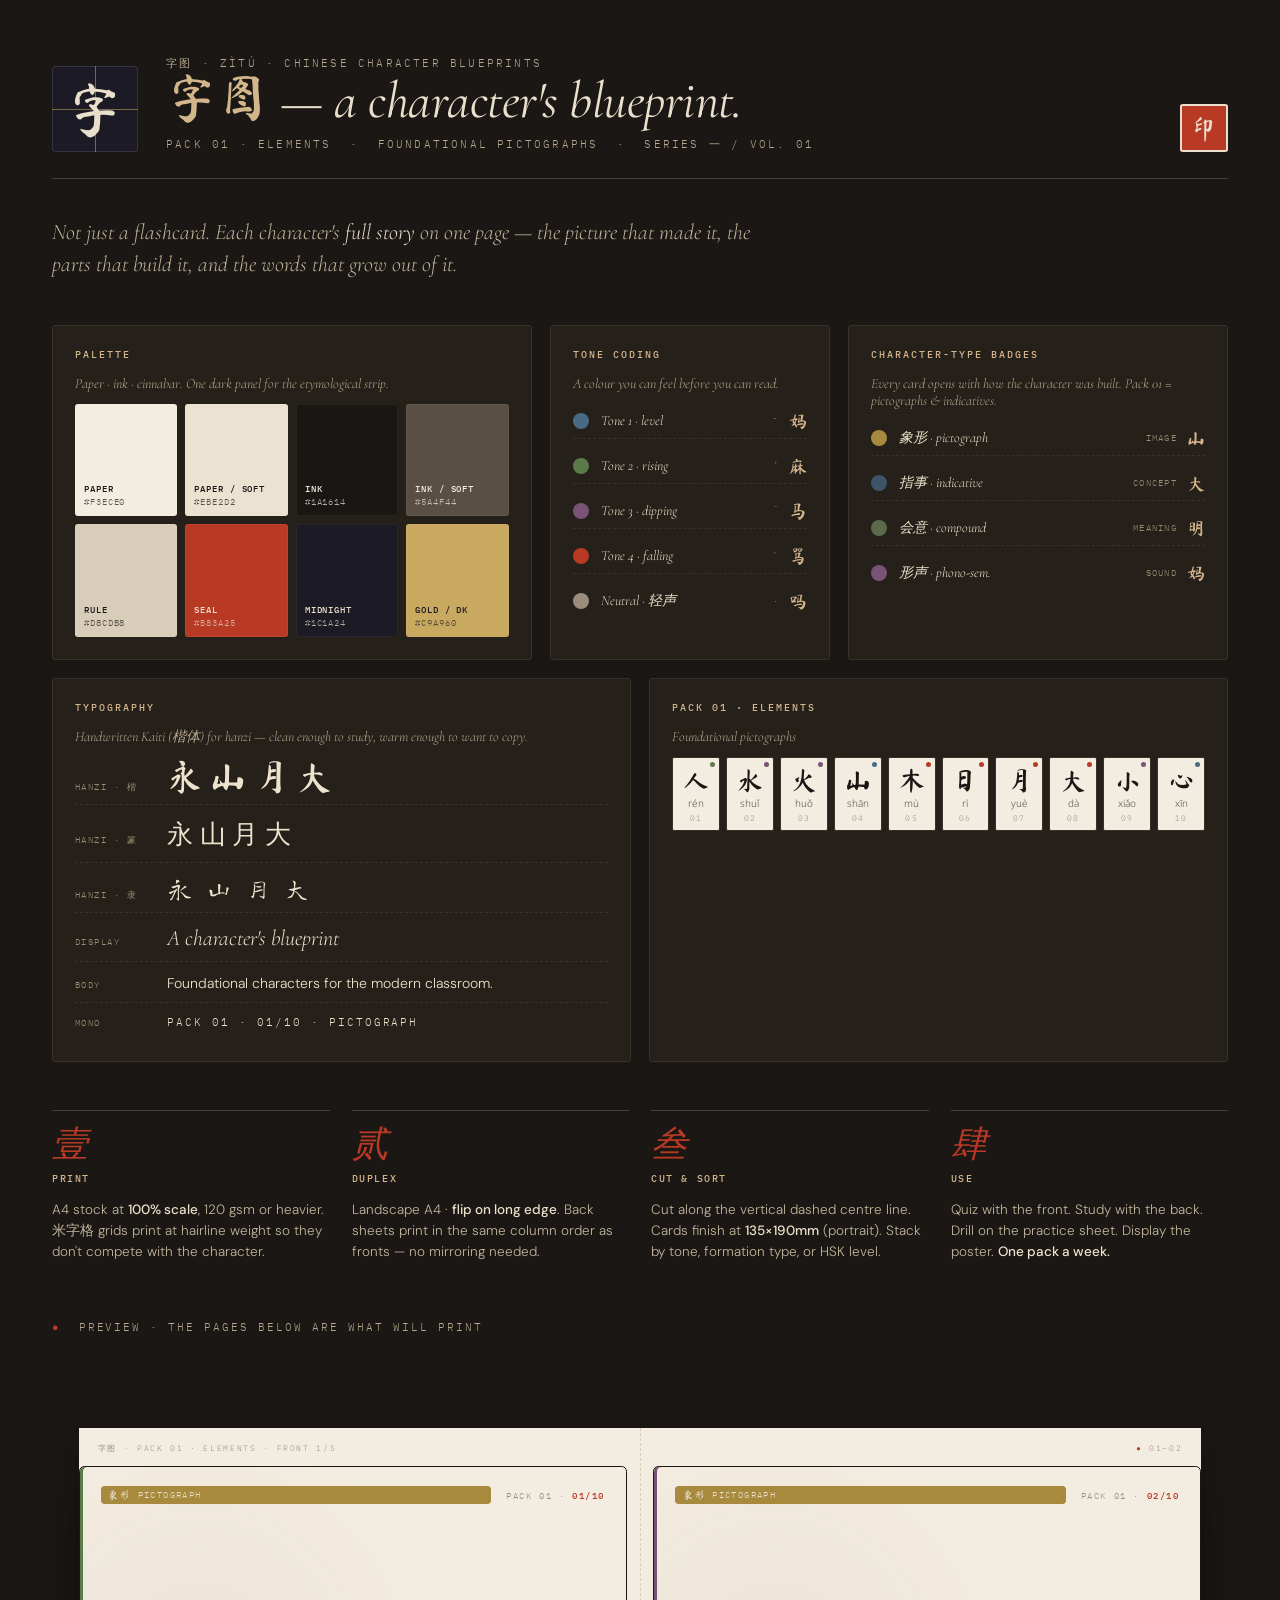
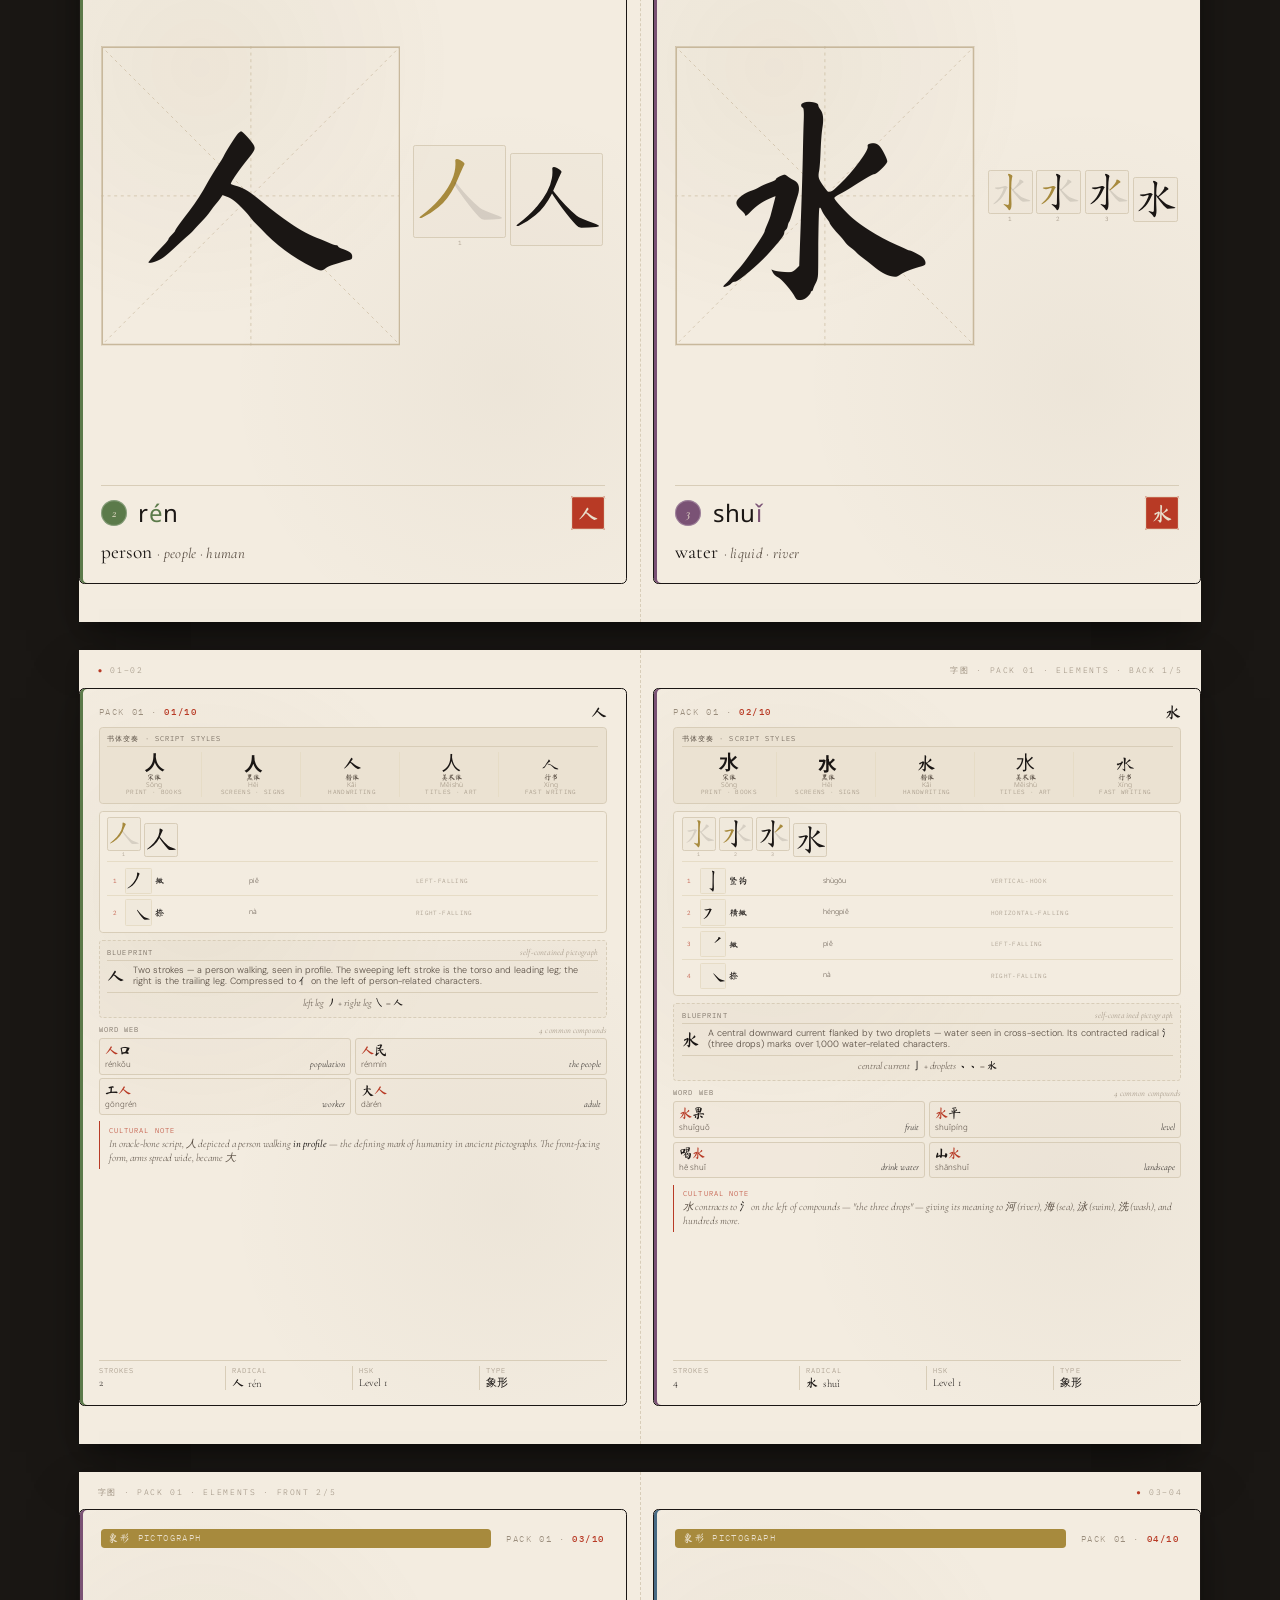
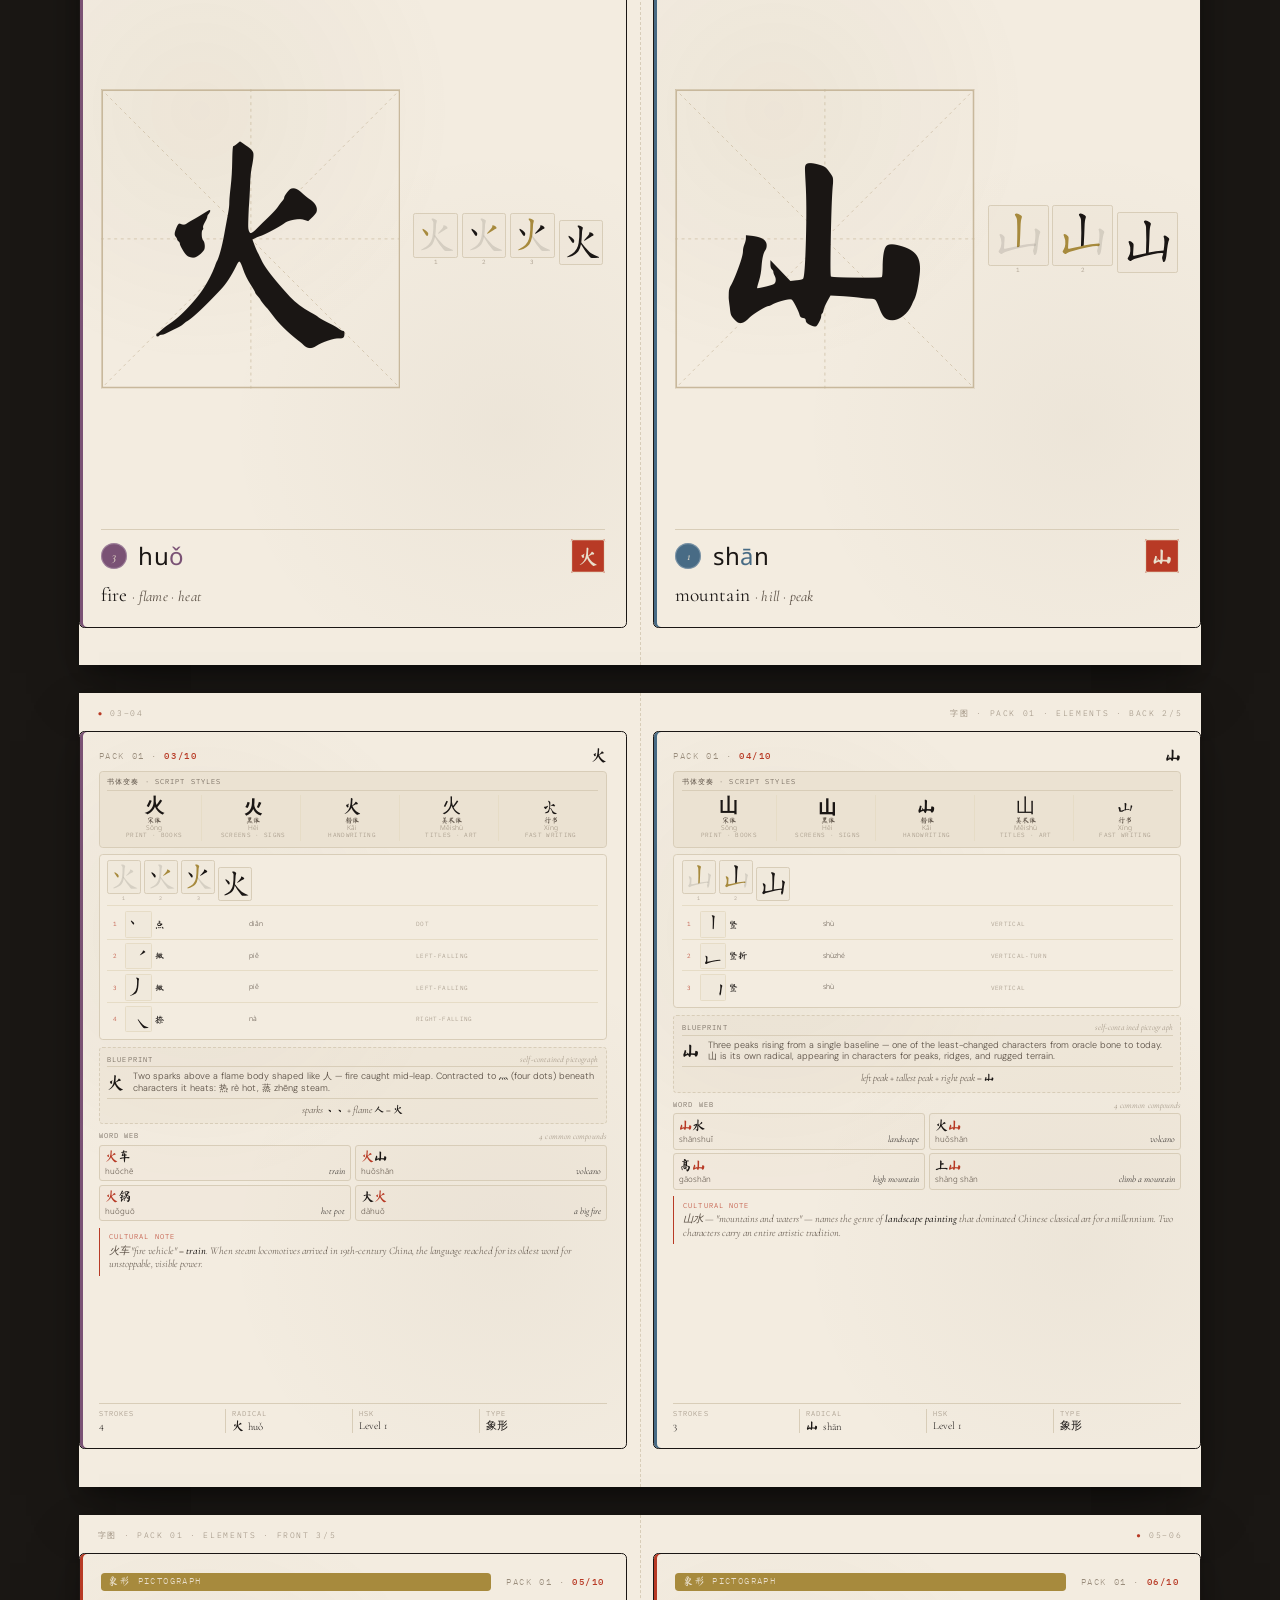
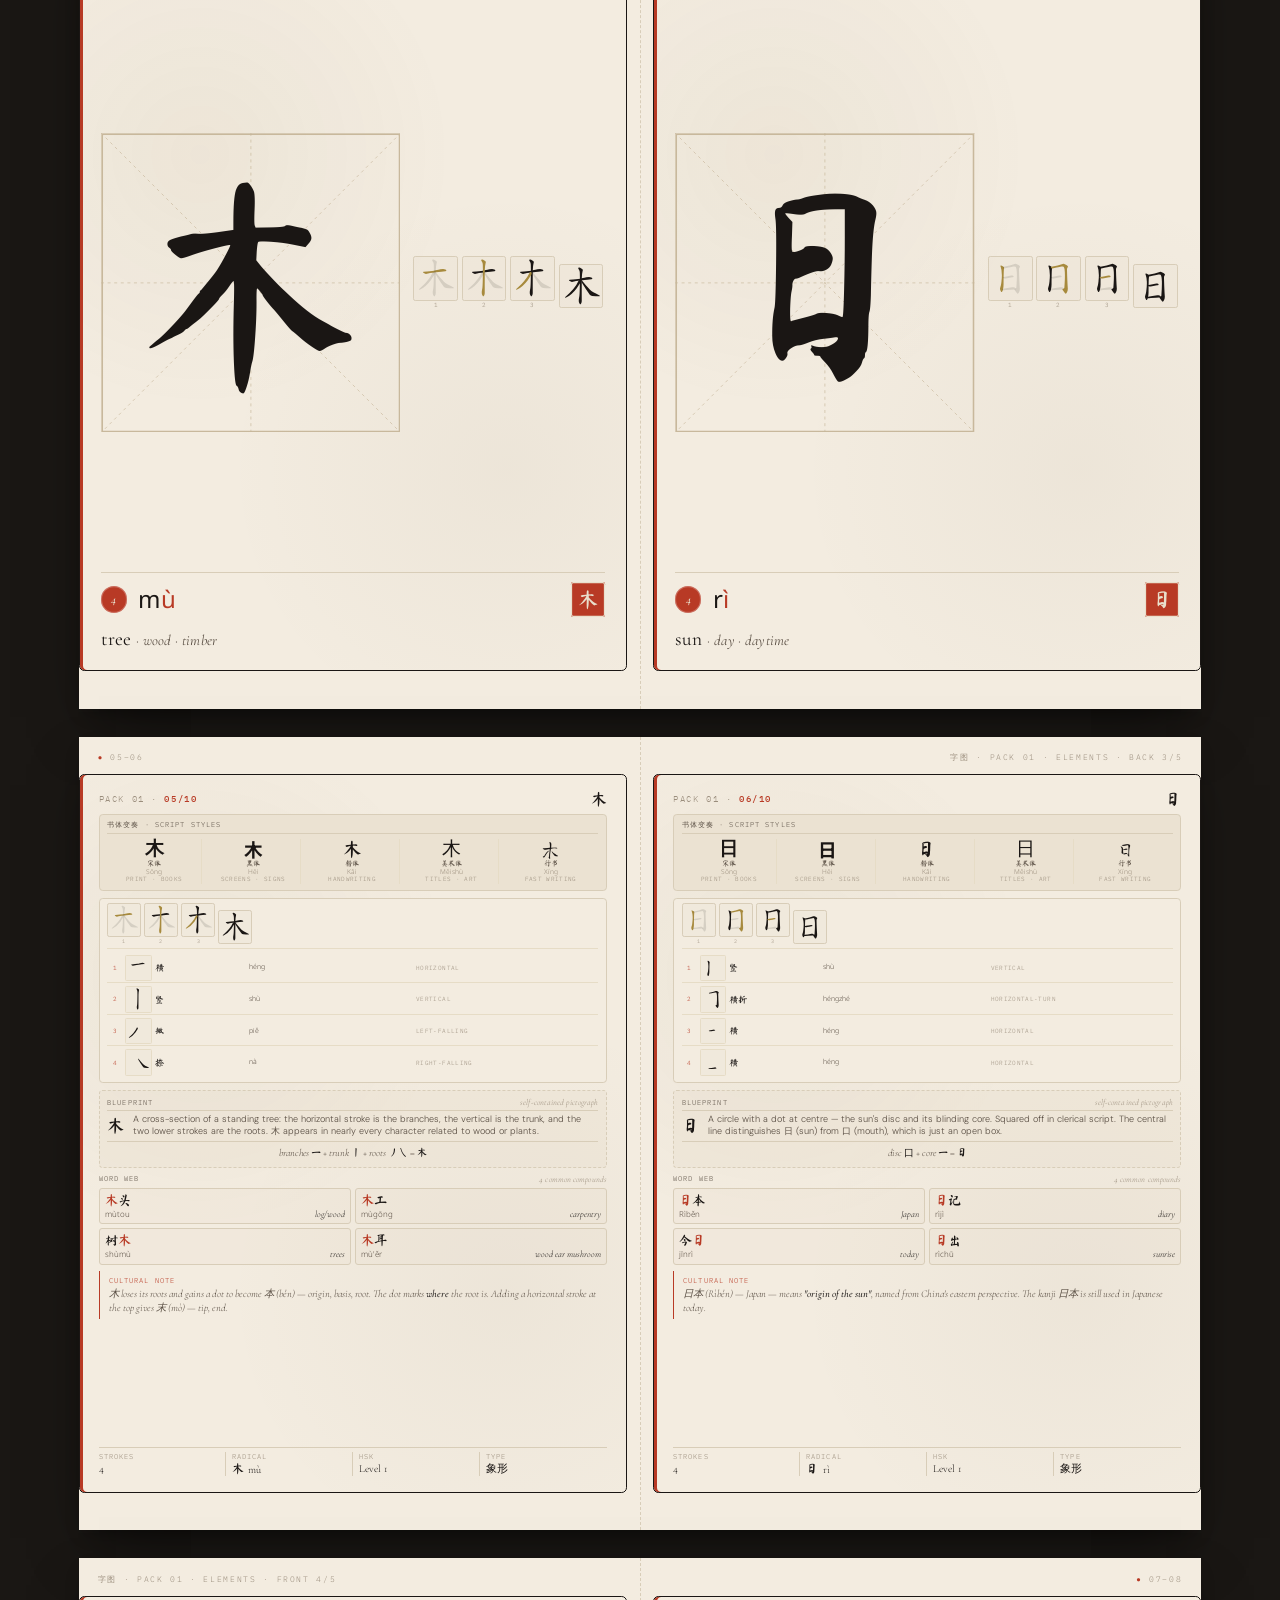
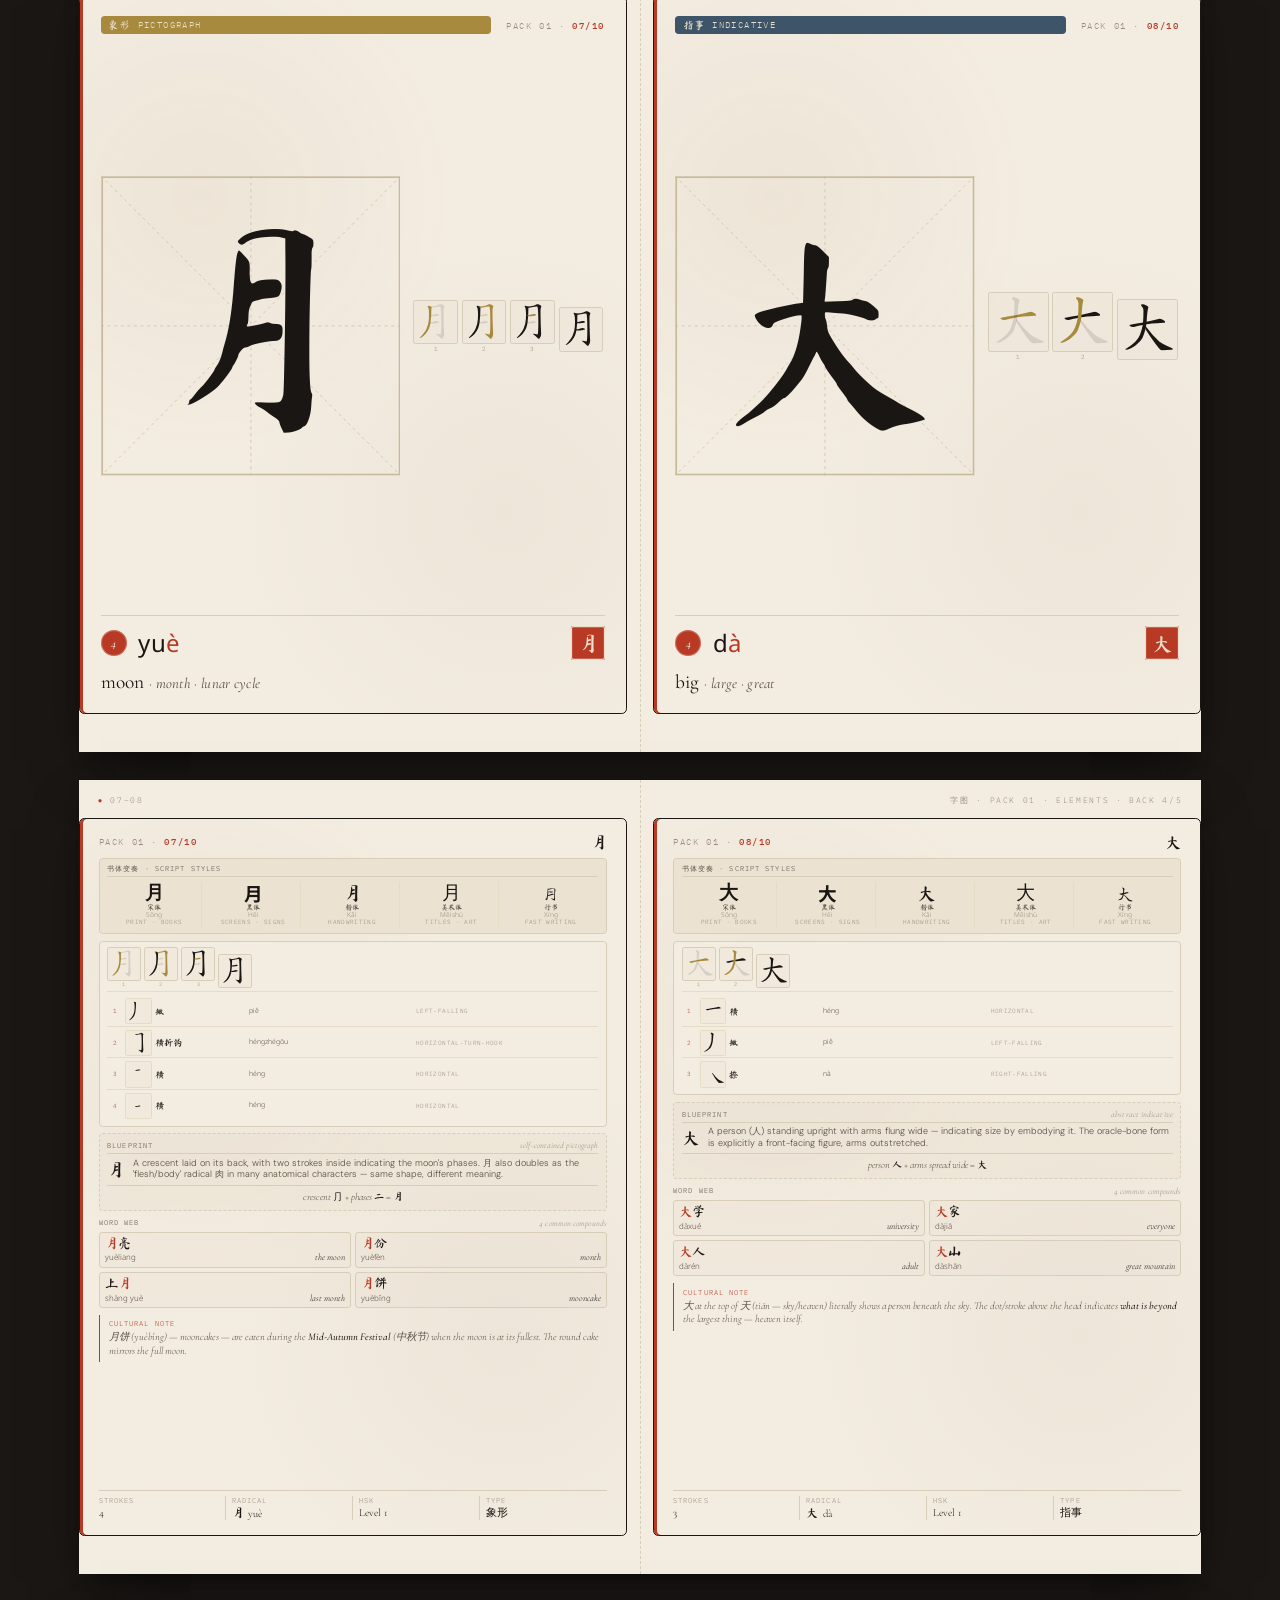
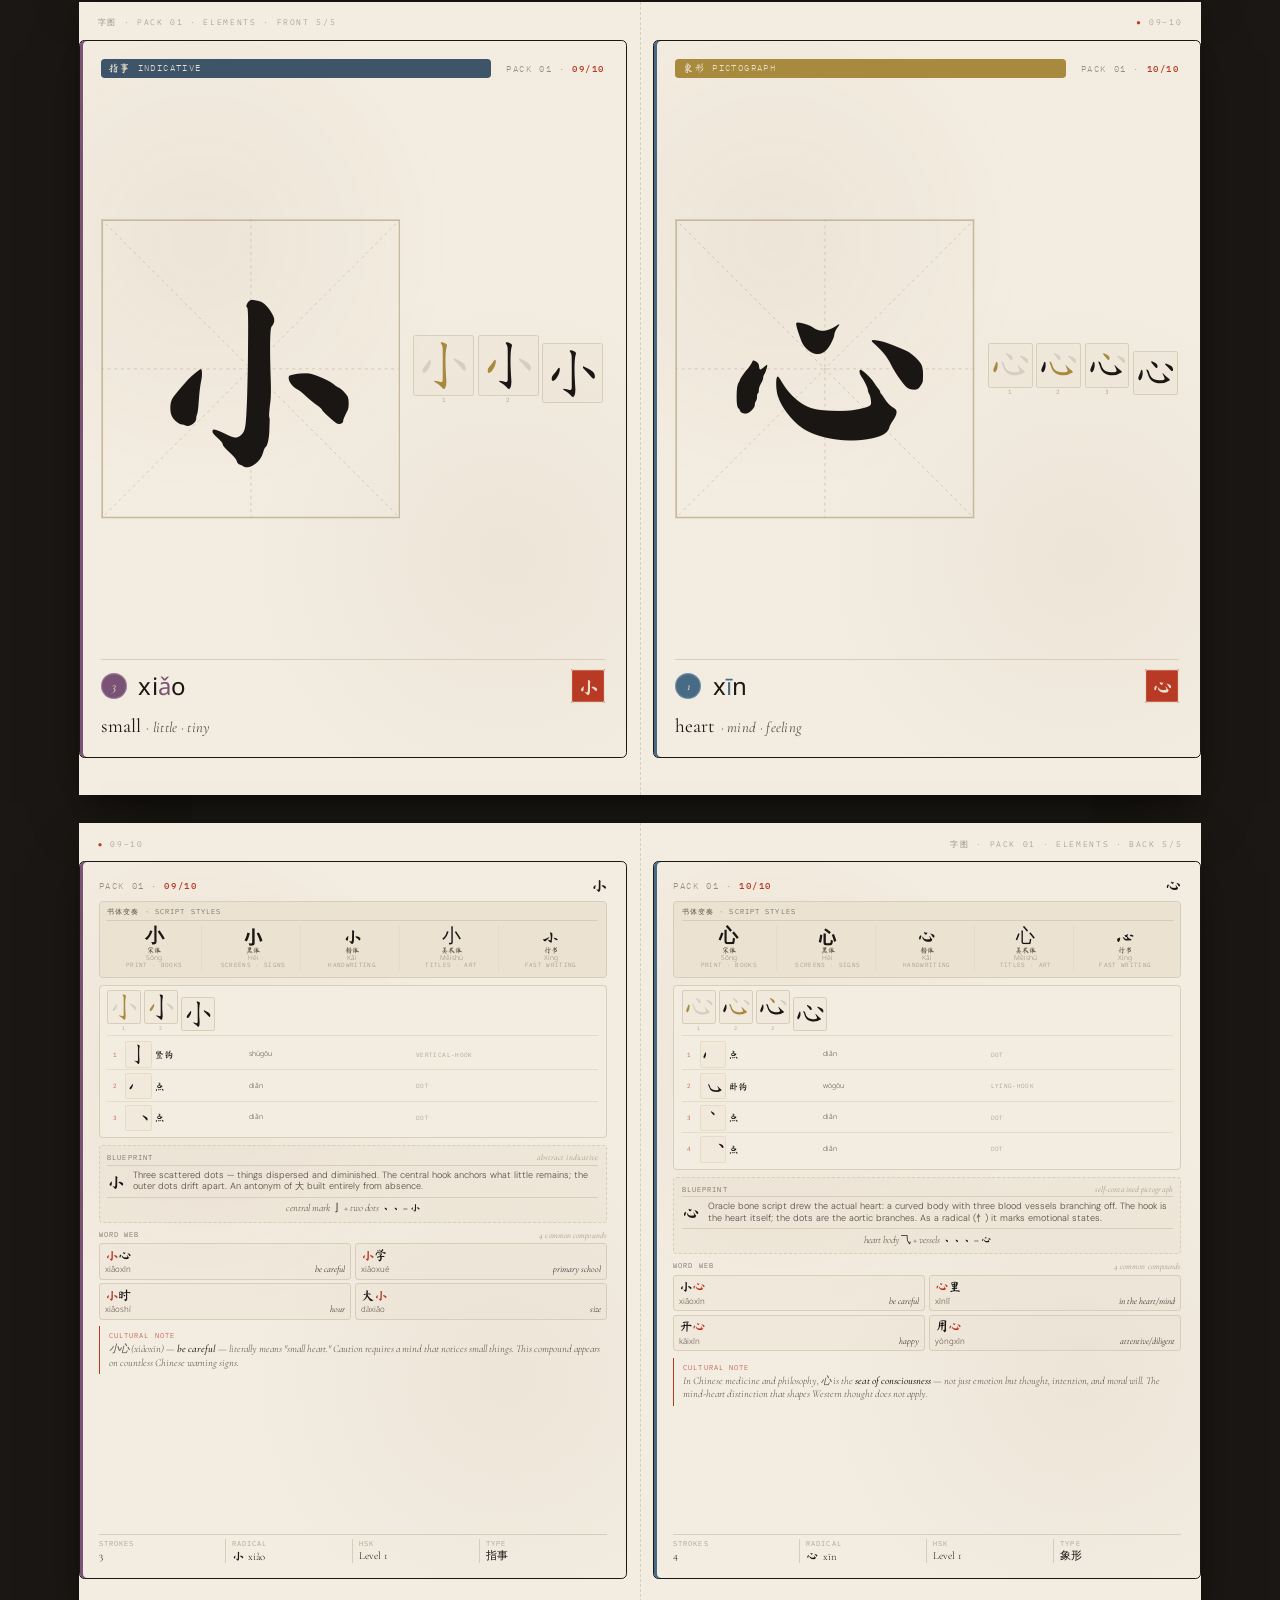
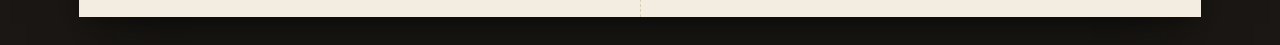
<file: packs/pack-01/index.html>
<!doctype html>
<html lang="en">
<head>
<meta charset="utf-8" />
<title>字图 ZìTú — Pack 01 · Elements</title>
<meta name="viewport" content="width=device-width, initial-scale=1" />
<link rel="preconnect" href="https://fonts.googleapis.com" />
<link rel="preconnect" href="https://fonts.gstatic.com" crossorigin />
<link href="https://fonts.googleapis.com/css2?family=Ma+Shan+Zheng&family=Long+Cang&family=Liu+Jian+Mao+Cao&family=ZCOOL+XiaoWei&family=ZCOOL+QingKe+HuangYou&family=Noto+Serif+SC:wght@400;700;900&family=Noto+Sans+SC:wght@400;700&family=Cormorant+Garamond:ital,wght@0,400;0,500;0,600;1,400;1,500&family=DM+Sans:wght@300;400;500;700&family=Noto+Sans:wght@400;500&family=IBM+Plex+Mono:wght@300;400;500&display=swap" rel="stylesheet" />
<link rel="stylesheet" href="../../system/style.css">
</head>
<body>

<div class="shell">
  <header class="brand">
    <div class="mark"><span>字</span></div>
    <div>
      <div class="tag">字图 · ZìTú · Chinese character blueprints</div>
      <h1 class="name"><em>字图</em> — a character's <span style="font-style:italic">blueprint</span>.</h1>
      <div class="tag">Pack 01 · Elements &nbsp;·&nbsp; Foundational pictographs &nbsp;·&nbsp; Series 一 / Vol. 01</div>
    </div>
    <div class="seal-pip">印</div>
  </header>

  <p class="lede">Not just a flashcard. Each character's <em>full story</em> on one page — the picture that made it, the parts that build it, and the words that grow out of it.</p>

  <section class="spec-grid">

    <div class="panel span-5">
      <h3>Palette</h3>
      <p class="lead">Paper · ink · cinnabar. One dark panel for the etymological strip.</p>
      <div class="swatches">
        <div class="swatch" style="background:var(--paper); color:var(--ink)"><span class="nm">Paper</span><span class="hx">#F3ECE0</span></div>
        <div class="swatch" style="background:var(--paper-soft); color:var(--ink)"><span class="nm">Paper / soft</span><span class="hx">#EBE2D2</span></div>
        <div class="swatch" style="background:var(--ink); color:var(--paper)"><span class="nm">Ink</span><span class="hx">#1A1614</span></div>
        <div class="swatch" style="background:var(--ink-soft); color:var(--paper)"><span class="nm">Ink / soft</span><span class="hx">#5A4F44</span></div>
        <div class="swatch" style="background:var(--rule); color:var(--ink)"><span class="nm">Rule</span><span class="hx">#D8CDB8</span></div>
        <div class="swatch" style="background:var(--seal); color:var(--paper-on-dk)"><span class="nm">Seal</span><span class="hx">#B83A25</span></div>
        <div class="swatch" style="background:var(--midnight); color:var(--paper-on-dk)"><span class="nm">Midnight</span><span class="hx">#1C1A24</span></div>
        <div class="swatch" style="background:var(--gold-on-dk); color:var(--midnight)"><span class="nm">Gold / dk</span><span class="hx">#C9A960</span></div>
      </div>
    </div>

    <div class="panel span-3">
      <h3>Tone coding</h3>
      <p class="lead">A colour you can <em>feel</em> before you can read.</p>
      <div class="keys">
        <div class="key"><span class="dot" style="background:var(--tone-1)"></span><span class="l1">Tone 1 · level</span><span class="l2">ˉ</span><span class="han">妈</span></div>
        <div class="key"><span class="dot" style="background:var(--tone-2)"></span><span class="l1">Tone 2 · rising</span><span class="l2">ˊ</span><span class="han">麻</span></div>
        <div class="key"><span class="dot" style="background:var(--tone-3)"></span><span class="l1">Tone 3 · dipping</span><span class="l2">ˇ</span><span class="han">马</span></div>
        <div class="key"><span class="dot" style="background:var(--tone-4)"></span><span class="l1">Tone 4 · falling</span><span class="l2">ˋ</span><span class="han">骂</span></div>
        <div class="key"><span class="dot" style="background:var(--tone-n)"></span><span class="l1">Neutral · 轻声</span><span class="l2">·</span><span class="han">吗</span></div>
      </div>
    </div>

    <div class="panel span-4">
      <h3>Character-type badges</h3>
      <p class="lead">Every card opens with how the character was built. Pack 01 = pictographs &amp; indicatives.</p>
      <div class="keys">
        <div class="key"><span class="dot" style="background:var(--type-pict)"></span><span class="l1">象形 · pictograph</span><span class="l2">image</span><span class="han">山</span></div>
        <div class="key"><span class="dot" style="background:var(--type-ideo)"></span><span class="l1">指事 · indicative</span><span class="l2">concept</span><span class="han">大</span></div>
        <div class="key"><span class="dot" style="background:var(--type-comp)"></span><span class="l1">会意 · compound</span><span class="l2">meaning</span><span class="han">明</span></div>
        <div class="key"><span class="dot" style="background:var(--type-phon)"></span><span class="l1">形声 · phono-sem.</span><span class="l2">sound</span><span class="han">妈</span></div>
      </div>
    </div>

    <div class="panel span-6">
      <h3>Typography</h3>
      <p class="lead">Handwritten Kaiti (楷体) for hanzi — clean enough to study, warm enough to want to copy.</p>
      <div class="type-grid">
        <div class="type-row"><div class="lbl">Hanzi · 楷</div><div class="han-sample">永 山 月 大</div></div>
        <div class="type-row"><div class="lbl">Hanzi · 篆</div><div class="seal-sample">永 山 月 大</div></div>
        <div class="type-row"><div class="lbl">Hanzi · 隶</div><div class="clerc-sample">永 山 月 大</div></div>
        <div class="type-row"><div class="lbl">Display</div><div class="disp-sample">A character's blueprint</div></div>
        <div class="type-row"><div class="lbl">Body</div><div class="body-sample">Foundational characters for the modern classroom.</div></div>
        <div class="type-row"><div class="lbl">Mono</div><div class="mono-sample">Pack 01 · 01/10 · Pictograph</div></div>
      </div>
    </div>

    <div class="panel span-6">
      <h3>Pack 01 · Elements</h3>
      <p class="lead">Foundational pictographs</p>
      <div class="roster">
        
        <div class="pip"><span class="tn" style="background:var(--tone-2)"></span><div class="han">人</div><div class="py">rén</div><div class="num">01</div></div>
        
        <div class="pip"><span class="tn" style="background:var(--tone-3)"></span><div class="han">水</div><div class="py">shuǐ</div><div class="num">02</div></div>
        
        <div class="pip"><span class="tn" style="background:var(--tone-3)"></span><div class="han">火</div><div class="py">huǒ</div><div class="num">03</div></div>
        
        <div class="pip"><span class="tn" style="background:var(--tone-1)"></span><div class="han">山</div><div class="py">shān</div><div class="num">04</div></div>
        
        <div class="pip"><span class="tn" style="background:var(--tone-4)"></span><div class="han">木</div><div class="py">mù</div><div class="num">05</div></div>
        
        <div class="pip"><span class="tn" style="background:var(--tone-4)"></span><div class="han">日</div><div class="py">rì</div><div class="num">06</div></div>
        
        <div class="pip"><span class="tn" style="background:var(--tone-4)"></span><div class="han">月</div><div class="py">yuè</div><div class="num">07</div></div>
        
        <div class="pip"><span class="tn" style="background:var(--tone-4)"></span><div class="han">大</div><div class="py">dà</div><div class="num">08</div></div>
        
        <div class="pip"><span class="tn" style="background:var(--tone-3)"></span><div class="han">小</div><div class="py">xiǎo</div><div class="num">09</div></div>
        
        <div class="pip"><span class="tn" style="background:var(--tone-1)"></span><div class="han">心</div><div class="py">xīn</div><div class="num">10</div></div>
        
      </div>
    </div>

  </section>

  <section class="instructions">
    <div class="stp"><div class="n">壹</div><h4>Print</h4><p>A4 stock at <strong>100% scale</strong>, 120 gsm or heavier. 米字格 grids print at hairline weight so they don't compete with the character.</p></div>
    <div class="stp"><div class="n">贰</div><h4>Duplex</h4><p>Landscape A4 · <strong>flip on long edge</strong>. Back sheets print in the same column order as fronts — no mirroring needed.</p></div>
    <div class="stp"><div class="n">叁</div><h4>Cut &amp; sort</h4><p>Cut along the vertical dashed centre line. Cards finish at <strong>135×190mm</strong> (portrait). Stack by tone, formation type, or HSK level.</p></div>
    <div class="stp"><div class="n">肆</div><h4>Use</h4><p>Quiz with the front. Study with the back. Drill on the practice sheet. Display the poster. <strong>One pack a week.</strong></p></div>
  </section>

  <div class="preview-strip"><span class="dot">●</span>&nbsp;&nbsp;Preview · the pages below are what will print</div>
</div>

<svg width="0" height="0" style="position:absolute" aria-hidden="true">
  <defs>
    <symbol id="mz" viewBox="0 0 100 100" preserveAspectRatio="none">
      <rect class="frame" x="0.4" y="0.4" width="99.2" height="99.2" fill="none" stroke="#c8b89c" stroke-width="0.55"/>
      <line x1="0" y1="50" x2="100" y2="50" stroke="#c8b89c" stroke-width="0.22" stroke-dasharray="1 1.2"/>
      <line x1="50" y1="0" x2="50" y2="100" stroke="#c8b89c" stroke-width="0.22" stroke-dasharray="1 1.2"/>
      <line x1="0" y1="0" x2="100" y2="100" stroke="#c8b89c" stroke-width="0.22" stroke-dasharray="1 1.2"/>
      <line x1="100" y1="0" x2="0" y2="100" stroke="#c8b89c" stroke-width="0.22" stroke-dasharray="1 1.2"/>
    </symbol>
  </defs>
</svg>


<!--
═══════════════════════════════════════════════════════════════
  SHEET 1 — FRONTS · cards 01–02
═══════════════════════════════════════════════════════════════
-->
<section class="sheet a4" data-screen-label="01 Fronts 1–2">
  <div class="sheet-mark">
    <span>字图 · PACK 01 · ELEMENTS · FRONT 1/5</span>
    <span><span class="pip">●</span> 01–02</span>
  </div>
  <div class="cut-line"></div>
  
  
  <!-- 01 人 rén · tone 2 · Pictograph -->
  <article class="card front" data-tone="2" data-type="pictograph">
    <div class="card-head">
      <span class="type-badge pictograph"><span class="han">象形</span>Pictograph</span>
      <span class="card-ref">Pack 01 · <strong>01/10</strong></span>
    </div>
    <div class="hero">
      <div class="grid-box">
        <svg class="mizige"><use href="#mz"/></svg>
        <span class="han">人</span>
      </div>
      <div class="stroke-build">
        <div class="sb-frames"><div class="sb-fw"><svg class="sb-f" viewBox="0 0 1024 1024" xmlns="http://www.w3.org/2000/svg"><g transform="translate(0,900) scale(1,-1)"><path fill="#a78a3d" d="M 475 485 Q 547 653 563 683 Q 573 695 565 708 Q 558 721 519 742 Q 491 757 480 754 Q 462 750 465 730 Q 484 537 292 308 Q 280 296 269 284 Q 212 217 68 102 Q 58 92 66 89 Q 76 86 90 92 Q 190 138 274 210 Q 380 294 462 456 L 475 485 Z"/><path fill="#1a1614" fill-opacity="0.12" d="M 462 456 Q 480 423 575 292 Q 666 171 733 101 Q 764 67 793 69 Q 881 75 958 79 Q 991 80 992 89 Q 993 98 956 112 Q 772 178 740 205 Q 617 304 490 466 Q 481 476 475 485 C 457 509 447 482 462 456 Z"/></g></svg><span class="sb-num">1</span></div><div class="sb-fw"><svg class="sb-f" viewBox="0 0 1024 1024" xmlns="http://www.w3.org/2000/svg"><g transform="translate(0,900) scale(1,-1)"><path fill="#1a1614" d="M 475 485 Q 547 653 563 683 Q 573 695 565 708 Q 558 721 519 742 Q 491 757 480 754 Q 462 750 465 730 Q 484 537 292 308 Q 280 296 269 284 Q 212 217 68 102 Q 58 92 66 89 Q 76 86 90 92 Q 190 138 274 210 Q 380 294 462 456 L 475 485 Z"/><path fill="#1a1614" d="M 462 456 Q 480 423 575 292 Q 666 171 733 101 Q 764 67 793 69 Q 881 75 958 79 Q 991 80 992 89 Q 993 98 956 112 Q 772 178 740 205 Q 617 304 490 466 Q 481 476 475 485 C 457 509 447 482 462 456 Z"/></g></svg></div></div>
      </div>
    </div>
    <div class="pinyin-bar">
      <span class="tone-dot t2">2</span>
      <span class="pinyin">r<span class="tm-2">é</span>n</span>
      <span class="seal-stamp">人</span>
    </div>
    <div class="meaning">person <em>· people · human</em></div>
  </article>
  
  
  <!-- 02 水 shuǐ · tone 3 · Pictograph -->
  <article class="card front" data-tone="3" data-type="pictograph">
    <div class="card-head">
      <span class="type-badge pictograph"><span class="han">象形</span>Pictograph</span>
      <span class="card-ref">Pack 01 · <strong>02/10</strong></span>
    </div>
    <div class="hero">
      <div class="grid-box">
        <svg class="mizige"><use href="#mz"/></svg>
        <span class="han">水</span>
      </div>
      <div class="stroke-build">
        <div class="sb-frames"><div class="sb-fw"><svg class="sb-f" viewBox="0 0 1024 1024" xmlns="http://www.w3.org/2000/svg"><g transform="translate(0,900) scale(1,-1)"><path fill="#a78a3d" d="M 535 506 Q 538 699 560 762 Q 578 793 520 817 Q 486 836 465 830 Q 447 823 463 799 Q 485 771 486 736 Q 490 697 478 121 Q 477 97 463 88 Q 454 81 432 88 Q 407 94 382 99 Q 348 111 351 100 Q 352 93 373 78 Q 440 24 457 -5 Q 476 -41 493 -42 Q 508 -43 524 -7 Q 543 41 541 117 Q 531 294 534 470 L 535 506 Z"/><path fill="#1a1614" fill-opacity="0.12" d="M 154 501 Q 141 501 139 492 Q 138 485 153 477 Q 199 452 227 461 Q 333 489 343 489 Q 359 486 347 456 Q 296 326 249 262 Q 201 190 114 119 Q 99 106 110 103 Q 120 102 141 113 Q 217 153 281 224 Q 342 288 419 454 Q 429 478 441 489 Q 456 501 447 511 Q 437 524 399 537 Q 378 549 336 530 Q 270 509 154 501 Z"/><path fill="#1a1614" fill-opacity="0.12" d="M 590 446 Q 630 476 766 584 Q 787 603 814 615 Q 838 627 825 647 Q 809 666 779 681 Q 752 696 738 692 Q 723 691 729 675 Q 735 639 659 553 Q 620 508 577 459 C 557 436 566 428 590 446 Z"/><path fill="#1a1614" fill-opacity="0.12" d="M 577 459 Q 555 484 535 506 C 515 528 516 494 534 470 Q 756 161 817 160 Q 898 169 967 175 Q 995 178 996 185 Q 997 192 964 205 Q 810 253 753 295 Q 690 346 590 446 L 577 459 Z"/></g></svg><span class="sb-num">1</span></div><div class="sb-fw"><svg class="sb-f" viewBox="0 0 1024 1024" xmlns="http://www.w3.org/2000/svg"><g transform="translate(0,900) scale(1,-1)"><path fill="#1a1614" d="M 535 506 Q 538 699 560 762 Q 578 793 520 817 Q 486 836 465 830 Q 447 823 463 799 Q 485 771 486 736 Q 490 697 478 121 Q 477 97 463 88 Q 454 81 432 88 Q 407 94 382 99 Q 348 111 351 100 Q 352 93 373 78 Q 440 24 457 -5 Q 476 -41 493 -42 Q 508 -43 524 -7 Q 543 41 541 117 Q 531 294 534 470 L 535 506 Z"/><path fill="#a78a3d" d="M 154 501 Q 141 501 139 492 Q 138 485 153 477 Q 199 452 227 461 Q 333 489 343 489 Q 359 486 347 456 Q 296 326 249 262 Q 201 190 114 119 Q 99 106 110 103 Q 120 102 141 113 Q 217 153 281 224 Q 342 288 419 454 Q 429 478 441 489 Q 456 501 447 511 Q 437 524 399 537 Q 378 549 336 530 Q 270 509 154 501 Z"/><path fill="#1a1614" fill-opacity="0.12" d="M 590 446 Q 630 476 766 584 Q 787 603 814 615 Q 838 627 825 647 Q 809 666 779 681 Q 752 696 738 692 Q 723 691 729 675 Q 735 639 659 553 Q 620 508 577 459 C 557 436 566 428 590 446 Z"/><path fill="#1a1614" fill-opacity="0.12" d="M 577 459 Q 555 484 535 506 C 515 528 516 494 534 470 Q 756 161 817 160 Q 898 169 967 175 Q 995 178 996 185 Q 997 192 964 205 Q 810 253 753 295 Q 690 346 590 446 L 577 459 Z"/></g></svg><span class="sb-num">2</span></div><div class="sb-fw"><svg class="sb-f" viewBox="0 0 1024 1024" xmlns="http://www.w3.org/2000/svg"><g transform="translate(0,900) scale(1,-1)"><path fill="#1a1614" d="M 535 506 Q 538 699 560 762 Q 578 793 520 817 Q 486 836 465 830 Q 447 823 463 799 Q 485 771 486 736 Q 490 697 478 121 Q 477 97 463 88 Q 454 81 432 88 Q 407 94 382 99 Q 348 111 351 100 Q 352 93 373 78 Q 440 24 457 -5 Q 476 -41 493 -42 Q 508 -43 524 -7 Q 543 41 541 117 Q 531 294 534 470 L 535 506 Z"/><path fill="#1a1614" d="M 154 501 Q 141 501 139 492 Q 138 485 153 477 Q 199 452 227 461 Q 333 489 343 489 Q 359 486 347 456 Q 296 326 249 262 Q 201 190 114 119 Q 99 106 110 103 Q 120 102 141 113 Q 217 153 281 224 Q 342 288 419 454 Q 429 478 441 489 Q 456 501 447 511 Q 437 524 399 537 Q 378 549 336 530 Q 270 509 154 501 Z"/><path fill="#a78a3d" d="M 590 446 Q 630 476 766 584 Q 787 603 814 615 Q 838 627 825 647 Q 809 666 779 681 Q 752 696 738 692 Q 723 691 729 675 Q 735 639 659 553 Q 620 508 577 459 C 557 436 566 428 590 446 Z"/><path fill="#1a1614" fill-opacity="0.12" d="M 577 459 Q 555 484 535 506 C 515 528 516 494 534 470 Q 756 161 817 160 Q 898 169 967 175 Q 995 178 996 185 Q 997 192 964 205 Q 810 253 753 295 Q 690 346 590 446 L 577 459 Z"/></g></svg><span class="sb-num">3</span></div><div class="sb-fw"><svg class="sb-f" viewBox="0 0 1024 1024" xmlns="http://www.w3.org/2000/svg"><g transform="translate(0,900) scale(1,-1)"><path fill="#1a1614" d="M 535 506 Q 538 699 560 762 Q 578 793 520 817 Q 486 836 465 830 Q 447 823 463 799 Q 485 771 486 736 Q 490 697 478 121 Q 477 97 463 88 Q 454 81 432 88 Q 407 94 382 99 Q 348 111 351 100 Q 352 93 373 78 Q 440 24 457 -5 Q 476 -41 493 -42 Q 508 -43 524 -7 Q 543 41 541 117 Q 531 294 534 470 L 535 506 Z"/><path fill="#1a1614" d="M 154 501 Q 141 501 139 492 Q 138 485 153 477 Q 199 452 227 461 Q 333 489 343 489 Q 359 486 347 456 Q 296 326 249 262 Q 201 190 114 119 Q 99 106 110 103 Q 120 102 141 113 Q 217 153 281 224 Q 342 288 419 454 Q 429 478 441 489 Q 456 501 447 511 Q 437 524 399 537 Q 378 549 336 530 Q 270 509 154 501 Z"/><path fill="#1a1614" d="M 590 446 Q 630 476 766 584 Q 787 603 814 615 Q 838 627 825 647 Q 809 666 779 681 Q 752 696 738 692 Q 723 691 729 675 Q 735 639 659 553 Q 620 508 577 459 C 557 436 566 428 590 446 Z"/><path fill="#1a1614" d="M 577 459 Q 555 484 535 506 C 515 528 516 494 534 470 Q 756 161 817 160 Q 898 169 967 175 Q 995 178 996 185 Q 997 192 964 205 Q 810 253 753 295 Q 690 346 590 446 L 577 459 Z"/></g></svg></div></div>
      </div>
    </div>
    <div class="pinyin-bar">
      <span class="tone-dot t3">3</span>
      <span class="pinyin">shu<span class="tm-3">ǐ</span></span>
      <span class="seal-stamp">水</span>
    </div>
    <div class="meaning">water <em>· liquid · river</em></div>
  </article>
  
</section>

<!--
═══════════════════════════════════════════════════════════════
  SHEET 2 — BACKS · cards 01–02
═══════════════════════════════════════════════════════════════
-->
<section class="sheet a4" data-screen-label="02 Backs 1–2">
  <div class="sheet-mark">
    <span><span class="pip">●</span> 01–02</span>
    <span>字图 · PACK 01 · ELEMENTS · BACK 1/5</span>
  </div>
  <div class="cut-line"></div>
  
  
  <!-- BACK 01 人 -->
  <article class="card back" data-tone="2" data-type="pictograph">
    <div class="card-head">
      <span class="card-ref" style="text-align:left">Pack 01 · <strong>01/10</strong></span>
      <span class="han-mini">人</span>
    </div>
    <div class="script-strip">
      <div class="strip-head">书体变奏 · Script Styles</div>
      <div class="slots">
        <div class="slot">
          <span class="glyph song">人</span>
          <span class="style-zh">宋体</span>
          <span class="style-ro">Sōng</span>
          <span class="context">print · books</span>
        </div>
        <div class="slot">
          <span class="glyph hei">人</span>
          <span class="style-zh">黑体</span>
          <span class="style-ro">Hēi</span>
          <span class="context">screens · signs</span>
        </div>
        <div class="slot">
          <span class="glyph kai">人</span>
          <span class="style-zh">楷体</span>
          <span class="style-ro">Kǎi</span>
          <span class="context">handwriting</span>
        </div>
        <div class="slot">
          <span class="glyph mei">人</span>
          <span class="style-zh">美术体</span>
          <span class="style-ro">Měishù</span>
          <span class="context">titles · art</span>
        </div>
        <div class="slot">
          <span class="glyph xing">人</span>
          <span class="style-zh">行书</span>
          <span class="style-ro">Xíng</span>
          <span class="context">fast writing</span>
        </div>
      </div>
    </div>
    <div class="stroke-ref">
      <div class="sref-a"><div class="sb-fw"><svg class="sb-f" viewBox="0 0 1024 1024" xmlns="http://www.w3.org/2000/svg"><g transform="translate(0,900) scale(1,-1)"><path fill="#a78a3d" d="M 475 485 Q 547 653 563 683 Q 573 695 565 708 Q 558 721 519 742 Q 491 757 480 754 Q 462 750 465 730 Q 484 537 292 308 Q 280 296 269 284 Q 212 217 68 102 Q 58 92 66 89 Q 76 86 90 92 Q 190 138 274 210 Q 380 294 462 456 L 475 485 Z"/><path fill="#1a1614" fill-opacity="0.12" d="M 462 456 Q 480 423 575 292 Q 666 171 733 101 Q 764 67 793 69 Q 881 75 958 79 Q 991 80 992 89 Q 993 98 956 112 Q 772 178 740 205 Q 617 304 490 466 Q 481 476 475 485 C 457 509 447 482 462 456 Z"/></g></svg><span class="sb-num">1</span></div><div class="sb-fw"><svg class="sb-f" viewBox="0 0 1024 1024" xmlns="http://www.w3.org/2000/svg"><g transform="translate(0,900) scale(1,-1)"><path fill="#1a1614" d="M 475 485 Q 547 653 563 683 Q 573 695 565 708 Q 558 721 519 742 Q 491 757 480 754 Q 462 750 465 730 Q 484 537 292 308 Q 280 296 269 284 Q 212 217 68 102 Q 58 92 66 89 Q 76 86 90 92 Q 190 138 274 210 Q 380 294 462 456 L 475 485 Z"/><path fill="#1a1614" d="M 462 456 Q 480 423 575 292 Q 666 171 733 101 Q 764 67 793 69 Q 881 75 958 79 Q 991 80 992 89 Q 993 98 956 112 Q 772 178 740 205 Q 617 304 490 466 Q 481 476 475 485 C 457 509 447 482 462 456 Z"/></g></svg></div></div><div class="sref-b"><div class="srow"><span class="srow-n">1</span><svg class="srow-f" viewBox="0 0 1024 1024" xmlns="http://www.w3.org/2000/svg"><g transform="translate(0,900) scale(1,-1)"><path fill="#1a1614" d="M 475 485 Q 547 653 563 683 Q 573 695 565 708 Q 558 721 519 742 Q 491 757 480 754 Q 462 750 465 730 Q 484 537 292 308 Q 280 296 269 284 Q 212 217 68 102 Q 58 92 66 89 Q 76 86 90 92 Q 190 138 274 210 Q 380 294 462 456 L 475 485 Z"/></g></svg><span class="srow-zh">撇</span><span class="srow-py">piě</span><span class="srow-en">left-falling</span></div><div class="srow"><span class="srow-n">2</span><svg class="srow-f" viewBox="0 0 1024 1024" xmlns="http://www.w3.org/2000/svg"><g transform="translate(0,900) scale(1,-1)"><path fill="#1a1614" d="M 462 456 Q 480 423 575 292 Q 666 171 733 101 Q 764 67 793 69 Q 881 75 958 79 Q 991 80 992 89 Q 993 98 956 112 Q 772 178 740 205 Q 617 304 490 466 Q 481 476 475 485 C 457 509 447 482 462 456 Z"/></g></svg><span class="srow-zh">捺</span><span class="srow-py">nà</span><span class="srow-en">right-falling</span></div></div>
    </div>
    <section class="bp">
      <div class="lbl">Blueprint <em>self-contained pictograph</em></div>
      <div class="body">
        <div class="glyph">人</div>
        
        <div class="ann">Two strokes — a person walking, seen in profile. The sweeping left stroke is the torso and leading leg; the right is the trailing leg. Compressed to <strong>亻</strong> on the left of person-related characters.</div>
        
      </div>
      
      <div class="formula">left leg <span class="han">丿</span> + right leg <span class="han">㇏</span> = <span class="han">人</span></div>
      
    </section>
    <div class="web">
      <div class="lbl">Word web<em>4 common compounds</em></div>
      <div class="items">
        
        
        <div class="w">
          <div class="ch"><span class="focus">人</span>口</div>
          <div class="gloss">rénkǒu<span class="en">population</span></div>
        </div>
        
        
        
        <div class="w">
          <div class="ch"><span class="focus">人</span>民</div>
          <div class="gloss">rénmín<span class="en">the people</span></div>
        </div>
        
        
        
        <div class="w">
          <div class="ch">工<span class="focus">人</span></div>
          <div class="gloss">gōngrén<span class="en">worker</span></div>
        </div>
        
        
        
        <div class="w">
          <div class="ch">大<span class="focus">人</span></div>
          <div class="gloss">dàrén<span class="en">adult</span></div>
        </div>
        
        
      </div>
    </div>
    <div class="culture">
      <span class="lead">Cultural note</span>
      
      In oracle-bone script, 人 depicted a person walking <strong>in profile</strong> — the defining mark of humanity in ancient pictographs. The front-facing form, arms spread wide, became 大.
      
    </div>
    <div class="stats">
      <div class="cell"><div class="k">Strokes</div><div class="v">2</div></div>
      <div class="cell"><div class="k">Radical</div><div class="v"><span class="han">人</span> rén</div></div>
      <div class="cell"><div class="k">HSK</div><div class="v">Level 1</div></div>
      <div class="cell"><div class="k">Type</div><div class="v">象形</div></div>
    </div>
  </article>
  
  
  <!-- BACK 02 水 -->
  <article class="card back" data-tone="3" data-type="pictograph">
    <div class="card-head">
      <span class="card-ref" style="text-align:left">Pack 01 · <strong>02/10</strong></span>
      <span class="han-mini">水</span>
    </div>
    <div class="script-strip">
      <div class="strip-head">书体变奏 · Script Styles</div>
      <div class="slots">
        <div class="slot">
          <span class="glyph song">水</span>
          <span class="style-zh">宋体</span>
          <span class="style-ro">Sōng</span>
          <span class="context">print · books</span>
        </div>
        <div class="slot">
          <span class="glyph hei">水</span>
          <span class="style-zh">黑体</span>
          <span class="style-ro">Hēi</span>
          <span class="context">screens · signs</span>
        </div>
        <div class="slot">
          <span class="glyph kai">水</span>
          <span class="style-zh">楷体</span>
          <span class="style-ro">Kǎi</span>
          <span class="context">handwriting</span>
        </div>
        <div class="slot">
          <span class="glyph mei">水</span>
          <span class="style-zh">美术体</span>
          <span class="style-ro">Měishù</span>
          <span class="context">titles · art</span>
        </div>
        <div class="slot">
          <span class="glyph xing">水</span>
          <span class="style-zh">行书</span>
          <span class="style-ro">Xíng</span>
          <span class="context">fast writing</span>
        </div>
      </div>
    </div>
    <div class="stroke-ref">
      <div class="sref-a"><div class="sb-fw"><svg class="sb-f" viewBox="0 0 1024 1024" xmlns="http://www.w3.org/2000/svg"><g transform="translate(0,900) scale(1,-1)"><path fill="#a78a3d" d="M 535 506 Q 538 699 560 762 Q 578 793 520 817 Q 486 836 465 830 Q 447 823 463 799 Q 485 771 486 736 Q 490 697 478 121 Q 477 97 463 88 Q 454 81 432 88 Q 407 94 382 99 Q 348 111 351 100 Q 352 93 373 78 Q 440 24 457 -5 Q 476 -41 493 -42 Q 508 -43 524 -7 Q 543 41 541 117 Q 531 294 534 470 L 535 506 Z"/><path fill="#1a1614" fill-opacity="0.12" d="M 154 501 Q 141 501 139 492 Q 138 485 153 477 Q 199 452 227 461 Q 333 489 343 489 Q 359 486 347 456 Q 296 326 249 262 Q 201 190 114 119 Q 99 106 110 103 Q 120 102 141 113 Q 217 153 281 224 Q 342 288 419 454 Q 429 478 441 489 Q 456 501 447 511 Q 437 524 399 537 Q 378 549 336 530 Q 270 509 154 501 Z"/><path fill="#1a1614" fill-opacity="0.12" d="M 590 446 Q 630 476 766 584 Q 787 603 814 615 Q 838 627 825 647 Q 809 666 779 681 Q 752 696 738 692 Q 723 691 729 675 Q 735 639 659 553 Q 620 508 577 459 C 557 436 566 428 590 446 Z"/><path fill="#1a1614" fill-opacity="0.12" d="M 577 459 Q 555 484 535 506 C 515 528 516 494 534 470 Q 756 161 817 160 Q 898 169 967 175 Q 995 178 996 185 Q 997 192 964 205 Q 810 253 753 295 Q 690 346 590 446 L 577 459 Z"/></g></svg><span class="sb-num">1</span></div><div class="sb-fw"><svg class="sb-f" viewBox="0 0 1024 1024" xmlns="http://www.w3.org/2000/svg"><g transform="translate(0,900) scale(1,-1)"><path fill="#1a1614" d="M 535 506 Q 538 699 560 762 Q 578 793 520 817 Q 486 836 465 830 Q 447 823 463 799 Q 485 771 486 736 Q 490 697 478 121 Q 477 97 463 88 Q 454 81 432 88 Q 407 94 382 99 Q 348 111 351 100 Q 352 93 373 78 Q 440 24 457 -5 Q 476 -41 493 -42 Q 508 -43 524 -7 Q 543 41 541 117 Q 531 294 534 470 L 535 506 Z"/><path fill="#a78a3d" d="M 154 501 Q 141 501 139 492 Q 138 485 153 477 Q 199 452 227 461 Q 333 489 343 489 Q 359 486 347 456 Q 296 326 249 262 Q 201 190 114 119 Q 99 106 110 103 Q 120 102 141 113 Q 217 153 281 224 Q 342 288 419 454 Q 429 478 441 489 Q 456 501 447 511 Q 437 524 399 537 Q 378 549 336 530 Q 270 509 154 501 Z"/><path fill="#1a1614" fill-opacity="0.12" d="M 590 446 Q 630 476 766 584 Q 787 603 814 615 Q 838 627 825 647 Q 809 666 779 681 Q 752 696 738 692 Q 723 691 729 675 Q 735 639 659 553 Q 620 508 577 459 C 557 436 566 428 590 446 Z"/><path fill="#1a1614" fill-opacity="0.12" d="M 577 459 Q 555 484 535 506 C 515 528 516 494 534 470 Q 756 161 817 160 Q 898 169 967 175 Q 995 178 996 185 Q 997 192 964 205 Q 810 253 753 295 Q 690 346 590 446 L 577 459 Z"/></g></svg><span class="sb-num">2</span></div><div class="sb-fw"><svg class="sb-f" viewBox="0 0 1024 1024" xmlns="http://www.w3.org/2000/svg"><g transform="translate(0,900) scale(1,-1)"><path fill="#1a1614" d="M 535 506 Q 538 699 560 762 Q 578 793 520 817 Q 486 836 465 830 Q 447 823 463 799 Q 485 771 486 736 Q 490 697 478 121 Q 477 97 463 88 Q 454 81 432 88 Q 407 94 382 99 Q 348 111 351 100 Q 352 93 373 78 Q 440 24 457 -5 Q 476 -41 493 -42 Q 508 -43 524 -7 Q 543 41 541 117 Q 531 294 534 470 L 535 506 Z"/><path fill="#1a1614" d="M 154 501 Q 141 501 139 492 Q 138 485 153 477 Q 199 452 227 461 Q 333 489 343 489 Q 359 486 347 456 Q 296 326 249 262 Q 201 190 114 119 Q 99 106 110 103 Q 120 102 141 113 Q 217 153 281 224 Q 342 288 419 454 Q 429 478 441 489 Q 456 501 447 511 Q 437 524 399 537 Q 378 549 336 530 Q 270 509 154 501 Z"/><path fill="#a78a3d" d="M 590 446 Q 630 476 766 584 Q 787 603 814 615 Q 838 627 825 647 Q 809 666 779 681 Q 752 696 738 692 Q 723 691 729 675 Q 735 639 659 553 Q 620 508 577 459 C 557 436 566 428 590 446 Z"/><path fill="#1a1614" fill-opacity="0.12" d="M 577 459 Q 555 484 535 506 C 515 528 516 494 534 470 Q 756 161 817 160 Q 898 169 967 175 Q 995 178 996 185 Q 997 192 964 205 Q 810 253 753 295 Q 690 346 590 446 L 577 459 Z"/></g></svg><span class="sb-num">3</span></div><div class="sb-fw"><svg class="sb-f" viewBox="0 0 1024 1024" xmlns="http://www.w3.org/2000/svg"><g transform="translate(0,900) scale(1,-1)"><path fill="#1a1614" d="M 535 506 Q 538 699 560 762 Q 578 793 520 817 Q 486 836 465 830 Q 447 823 463 799 Q 485 771 486 736 Q 490 697 478 121 Q 477 97 463 88 Q 454 81 432 88 Q 407 94 382 99 Q 348 111 351 100 Q 352 93 373 78 Q 440 24 457 -5 Q 476 -41 493 -42 Q 508 -43 524 -7 Q 543 41 541 117 Q 531 294 534 470 L 535 506 Z"/><path fill="#1a1614" d="M 154 501 Q 141 501 139 492 Q 138 485 153 477 Q 199 452 227 461 Q 333 489 343 489 Q 359 486 347 456 Q 296 326 249 262 Q 201 190 114 119 Q 99 106 110 103 Q 120 102 141 113 Q 217 153 281 224 Q 342 288 419 454 Q 429 478 441 489 Q 456 501 447 511 Q 437 524 399 537 Q 378 549 336 530 Q 270 509 154 501 Z"/><path fill="#1a1614" d="M 590 446 Q 630 476 766 584 Q 787 603 814 615 Q 838 627 825 647 Q 809 666 779 681 Q 752 696 738 692 Q 723 691 729 675 Q 735 639 659 553 Q 620 508 577 459 C 557 436 566 428 590 446 Z"/><path fill="#1a1614" d="M 577 459 Q 555 484 535 506 C 515 528 516 494 534 470 Q 756 161 817 160 Q 898 169 967 175 Q 995 178 996 185 Q 997 192 964 205 Q 810 253 753 295 Q 690 346 590 446 L 577 459 Z"/></g></svg></div></div><div class="sref-b"><div class="srow"><span class="srow-n">1</span><svg class="srow-f" viewBox="0 0 1024 1024" xmlns="http://www.w3.org/2000/svg"><g transform="translate(0,900) scale(1,-1)"><path fill="#1a1614" d="M 535 506 Q 538 699 560 762 Q 578 793 520 817 Q 486 836 465 830 Q 447 823 463 799 Q 485 771 486 736 Q 490 697 478 121 Q 477 97 463 88 Q 454 81 432 88 Q 407 94 382 99 Q 348 111 351 100 Q 352 93 373 78 Q 440 24 457 -5 Q 476 -41 493 -42 Q 508 -43 524 -7 Q 543 41 541 117 Q 531 294 534 470 L 535 506 Z"/></g></svg><span class="srow-zh">竖钩</span><span class="srow-py">shùgōu</span><span class="srow-en">vertical-hook</span></div><div class="srow"><span class="srow-n">2</span><svg class="srow-f" viewBox="0 0 1024 1024" xmlns="http://www.w3.org/2000/svg"><g transform="translate(0,900) scale(1,-1)"><path fill="#1a1614" d="M 154 501 Q 141 501 139 492 Q 138 485 153 477 Q 199 452 227 461 Q 333 489 343 489 Q 359 486 347 456 Q 296 326 249 262 Q 201 190 114 119 Q 99 106 110 103 Q 120 102 141 113 Q 217 153 281 224 Q 342 288 419 454 Q 429 478 441 489 Q 456 501 447 511 Q 437 524 399 537 Q 378 549 336 530 Q 270 509 154 501 Z"/></g></svg><span class="srow-zh">横撇</span><span class="srow-py">héngpiě</span><span class="srow-en">horizontal-falling</span></div><div class="srow"><span class="srow-n">3</span><svg class="srow-f" viewBox="0 0 1024 1024" xmlns="http://www.w3.org/2000/svg"><g transform="translate(0,900) scale(1,-1)"><path fill="#1a1614" d="M 590 446 Q 630 476 766 584 Q 787 603 814 615 Q 838 627 825 647 Q 809 666 779 681 Q 752 696 738 692 Q 723 691 729 675 Q 735 639 659 553 Q 620 508 577 459 C 557 436 566 428 590 446 Z"/></g></svg><span class="srow-zh">撇</span><span class="srow-py">piě</span><span class="srow-en">left-falling</span></div><div class="srow"><span class="srow-n">4</span><svg class="srow-f" viewBox="0 0 1024 1024" xmlns="http://www.w3.org/2000/svg"><g transform="translate(0,900) scale(1,-1)"><path fill="#1a1614" d="M 577 459 Q 555 484 535 506 C 515 528 516 494 534 470 Q 756 161 817 160 Q 898 169 967 175 Q 995 178 996 185 Q 997 192 964 205 Q 810 253 753 295 Q 690 346 590 446 L 577 459 Z"/></g></svg><span class="srow-zh">捺</span><span class="srow-py">nà</span><span class="srow-en">right-falling</span></div></div>
    </div>
    <section class="bp">
      <div class="lbl">Blueprint <em>self-contained pictograph</em></div>
      <div class="body">
        <div class="glyph">水</div>
        
        <div class="ann">A central downward current flanked by two droplets — water seen in cross-section. Its contracted radical <strong>氵</strong> (three drops) marks over 1,000 water-related characters.</div>
        
      </div>
      
      <div class="formula">central current <span class="han">亅</span> + droplets <span class="han">丶丶</span> = <span class="han">水</span></div>
      
    </section>
    <div class="web">
      <div class="lbl">Word web<em>4 common compounds</em></div>
      <div class="items">
        
        
        <div class="w">
          <div class="ch"><span class="focus">水</span>果</div>
          <div class="gloss">shuǐguǒ<span class="en">fruit</span></div>
        </div>
        
        
        
        <div class="w">
          <div class="ch"><span class="focus">水</span>平</div>
          <div class="gloss">shuǐpíng<span class="en">level</span></div>
        </div>
        
        
        
        <div class="w">
          <div class="ch">喝<span class="focus">水</span></div>
          <div class="gloss">hē shuǐ<span class="en">drink water</span></div>
        </div>
        
        
        
        <div class="w">
          <div class="ch">山<span class="focus">水</span></div>
          <div class="gloss">shānshuǐ<span class="en">landscape</span></div>
        </div>
        
        
      </div>
    </div>
    <div class="culture">
      <span class="lead">Cultural note</span>
      
      水 contracts to <strong>氵</strong> on the left of compounds — "the three drops" — giving its meaning to 河 (river), 海 (sea), 泳 (swim), 洗 (wash), and hundreds more.
      
    </div>
    <div class="stats">
      <div class="cell"><div class="k">Strokes</div><div class="v">4</div></div>
      <div class="cell"><div class="k">Radical</div><div class="v"><span class="han">水</span> shuǐ</div></div>
      <div class="cell"><div class="k">HSK</div><div class="v">Level 1</div></div>
      <div class="cell"><div class="k">Type</div><div class="v">象形</div></div>
    </div>
  </article>
  
</section>


<!--
═══════════════════════════════════════════════════════════════
  SHEET 3 — FRONTS · cards 03–04
═══════════════════════════════════════════════════════════════
-->
<section class="sheet a4" data-screen-label="03 Fronts 3–4">
  <div class="sheet-mark">
    <span>字图 · PACK 01 · ELEMENTS · FRONT 2/5</span>
    <span><span class="pip">●</span> 03–04</span>
  </div>
  <div class="cut-line"></div>
  
  
  <!-- 03 火 huǒ · tone 3 · Pictograph -->
  <article class="card front" data-tone="3" data-type="pictograph">
    <div class="card-head">
      <span class="type-badge pictograph"><span class="han">象形</span>Pictograph</span>
      <span class="card-ref">Pack 01 · <strong>03/10</strong></span>
    </div>
    <div class="hero">
      <div class="grid-box">
        <svg class="mizige"><use href="#mz"/></svg>
        <span class="han">火</span>
      </div>
      <div class="stroke-build">
        <div class="sb-frames"><div class="sb-fw"><svg class="sb-f" viewBox="0 0 1024 1024" xmlns="http://www.w3.org/2000/svg"><g transform="translate(0,900) scale(1,-1)"><path fill="#a78a3d" d="M 226 483 Q 254 443 285 393 Q 295 375 312 372 Q 324 369 333 381 Q 342 396 342 430 Q 342 472 235 536 Q 220 543 213 543 Q 206 540 204 526 Q 205 513 226 483 Z"/><path fill="#1a1614" fill-opacity="0.12" d="M 690 568 Q 677 547 584 441 Q 571 422 592 425 Q 638 449 738 513 Q 762 532 791 543 Q 816 553 805 575 Q 789 597 759 615 Q 731 633 715 629 Q 700 628 704 612 Q 708 590 690 568 Z"/><path fill="#1a1614" fill-opacity="0.12" d="M 511 382 Q 520 439 529 618 Q 530 669 548 728 Q 554 741 543 750 Q 521 769 479 785 Q 454 795 434 789 Q 410 779 430 759 Q 464 725 465 690 Q 469 500 448 374 Q 427 209 284 106 Q 244 81 186 49 Q 170 43 167 39 Q 160 32 179 29 Q 197 28 258 48 Q 301 61 365 101 Q 414 131 442 172 Q 484 232 504 341 L 511 382 Z"/><path fill="#1a1614" fill-opacity="0.12" d="M 504 341 Q 597 175 715 40 Q 740 9 767 9 Q 843 13 911 17 Q 939 18 940 25 Q 941 32 910 48 Q 753 117 709 157 Q 592 268 511 382 C 493 406 489 367 504 341 Z"/></g></svg><span class="sb-num">1</span></div><div class="sb-fw"><svg class="sb-f" viewBox="0 0 1024 1024" xmlns="http://www.w3.org/2000/svg"><g transform="translate(0,900) scale(1,-1)"><path fill="#1a1614" d="M 226 483 Q 254 443 285 393 Q 295 375 312 372 Q 324 369 333 381 Q 342 396 342 430 Q 342 472 235 536 Q 220 543 213 543 Q 206 540 204 526 Q 205 513 226 483 Z"/><path fill="#a78a3d" d="M 690 568 Q 677 547 584 441 Q 571 422 592 425 Q 638 449 738 513 Q 762 532 791 543 Q 816 553 805 575 Q 789 597 759 615 Q 731 633 715 629 Q 700 628 704 612 Q 708 590 690 568 Z"/><path fill="#1a1614" fill-opacity="0.12" d="M 511 382 Q 520 439 529 618 Q 530 669 548 728 Q 554 741 543 750 Q 521 769 479 785 Q 454 795 434 789 Q 410 779 430 759 Q 464 725 465 690 Q 469 500 448 374 Q 427 209 284 106 Q 244 81 186 49 Q 170 43 167 39 Q 160 32 179 29 Q 197 28 258 48 Q 301 61 365 101 Q 414 131 442 172 Q 484 232 504 341 L 511 382 Z"/><path fill="#1a1614" fill-opacity="0.12" d="M 504 341 Q 597 175 715 40 Q 740 9 767 9 Q 843 13 911 17 Q 939 18 940 25 Q 941 32 910 48 Q 753 117 709 157 Q 592 268 511 382 C 493 406 489 367 504 341 Z"/></g></svg><span class="sb-num">2</span></div><div class="sb-fw"><svg class="sb-f" viewBox="0 0 1024 1024" xmlns="http://www.w3.org/2000/svg"><g transform="translate(0,900) scale(1,-1)"><path fill="#1a1614" d="M 226 483 Q 254 443 285 393 Q 295 375 312 372 Q 324 369 333 381 Q 342 396 342 430 Q 342 472 235 536 Q 220 543 213 543 Q 206 540 204 526 Q 205 513 226 483 Z"/><path fill="#1a1614" d="M 690 568 Q 677 547 584 441 Q 571 422 592 425 Q 638 449 738 513 Q 762 532 791 543 Q 816 553 805 575 Q 789 597 759 615 Q 731 633 715 629 Q 700 628 704 612 Q 708 590 690 568 Z"/><path fill="#a78a3d" d="M 511 382 Q 520 439 529 618 Q 530 669 548 728 Q 554 741 543 750 Q 521 769 479 785 Q 454 795 434 789 Q 410 779 430 759 Q 464 725 465 690 Q 469 500 448 374 Q 427 209 284 106 Q 244 81 186 49 Q 170 43 167 39 Q 160 32 179 29 Q 197 28 258 48 Q 301 61 365 101 Q 414 131 442 172 Q 484 232 504 341 L 511 382 Z"/><path fill="#1a1614" fill-opacity="0.12" d="M 504 341 Q 597 175 715 40 Q 740 9 767 9 Q 843 13 911 17 Q 939 18 940 25 Q 941 32 910 48 Q 753 117 709 157 Q 592 268 511 382 C 493 406 489 367 504 341 Z"/></g></svg><span class="sb-num">3</span></div><div class="sb-fw"><svg class="sb-f" viewBox="0 0 1024 1024" xmlns="http://www.w3.org/2000/svg"><g transform="translate(0,900) scale(1,-1)"><path fill="#1a1614" d="M 226 483 Q 254 443 285 393 Q 295 375 312 372 Q 324 369 333 381 Q 342 396 342 430 Q 342 472 235 536 Q 220 543 213 543 Q 206 540 204 526 Q 205 513 226 483 Z"/><path fill="#1a1614" d="M 690 568 Q 677 547 584 441 Q 571 422 592 425 Q 638 449 738 513 Q 762 532 791 543 Q 816 553 805 575 Q 789 597 759 615 Q 731 633 715 629 Q 700 628 704 612 Q 708 590 690 568 Z"/><path fill="#1a1614" d="M 511 382 Q 520 439 529 618 Q 530 669 548 728 Q 554 741 543 750 Q 521 769 479 785 Q 454 795 434 789 Q 410 779 430 759 Q 464 725 465 690 Q 469 500 448 374 Q 427 209 284 106 Q 244 81 186 49 Q 170 43 167 39 Q 160 32 179 29 Q 197 28 258 48 Q 301 61 365 101 Q 414 131 442 172 Q 484 232 504 341 L 511 382 Z"/><path fill="#1a1614" d="M 504 341 Q 597 175 715 40 Q 740 9 767 9 Q 843 13 911 17 Q 939 18 940 25 Q 941 32 910 48 Q 753 117 709 157 Q 592 268 511 382 C 493 406 489 367 504 341 Z"/></g></svg></div></div>
      </div>
    </div>
    <div class="pinyin-bar">
      <span class="tone-dot t3">3</span>
      <span class="pinyin">hu<span class="tm-3">ǒ</span></span>
      <span class="seal-stamp">火</span>
    </div>
    <div class="meaning">fire <em>· flame · heat</em></div>
  </article>
  
  
  <!-- 04 山 shān · tone 1 · Pictograph -->
  <article class="card front" data-tone="1" data-type="pictograph">
    <div class="card-head">
      <span class="type-badge pictograph"><span class="han">象形</span>Pictograph</span>
      <span class="card-ref">Pack 01 · <strong>04/10</strong></span>
    </div>
    <div class="hero">
      <div class="grid-box">
        <svg class="mizige"><use href="#mz"/></svg>
        <span class="han">山</span>
      </div>
      <div class="stroke-build">
        <div class="sb-frames"><div class="sb-fw"><svg class="sb-f" viewBox="0 0 1024 1024" xmlns="http://www.w3.org/2000/svg"><g transform="translate(0,900) scale(1,-1)"><path fill="#a78a3d" d="M 536 209 Q 546 407 552 587 Q 556 633 562 664 Q 569 691 574 710 Q 578 723 554 740 Q 512 762 484 767 Q 465 771 456 760 Q 447 751 457 734 Q 488 688 489 655 Q 499 444 488 200 C 487 170 534 179 536 209 Z"/><path fill="#1a1614" fill-opacity="0.12" d="M 796 244 Q 657 232 536 209 L 488 200 Q 379 182 284 155 Q 256 148 263 180 Q 267 253 272 329 Q 275 357 263 373 Q 220 416 190 409 Q 178 403 188 382 Q 224 309 215 236 Q 211 166 182 133 Q 161 112 170 96 Q 183 78 203 66 Q 219 57 230 67 Q 243 83 283 99 Q 440 151 606 182 Q 757 210 789 197 C 819 193 826 247 796 244 Z"/><path fill="#1a1614" fill-opacity="0.12" d="M 789 197 Q 783 166 774 145 Q 756 118 785 55 Q 795 36 809 49 Q 837 73 846 173 Q 868 386 890 427 Q 900 443 889 460 Q 867 479 831 501 Q 816 510 802 503 Q 793 499 796 484 Q 823 435 796 244 L 789 197 Z"/></g></svg><span class="sb-num">1</span></div><div class="sb-fw"><svg class="sb-f" viewBox="0 0 1024 1024" xmlns="http://www.w3.org/2000/svg"><g transform="translate(0,900) scale(1,-1)"><path fill="#1a1614" d="M 536 209 Q 546 407 552 587 Q 556 633 562 664 Q 569 691 574 710 Q 578 723 554 740 Q 512 762 484 767 Q 465 771 456 760 Q 447 751 457 734 Q 488 688 489 655 Q 499 444 488 200 C 487 170 534 179 536 209 Z"/><path fill="#a78a3d" d="M 796 244 Q 657 232 536 209 L 488 200 Q 379 182 284 155 Q 256 148 263 180 Q 267 253 272 329 Q 275 357 263 373 Q 220 416 190 409 Q 178 403 188 382 Q 224 309 215 236 Q 211 166 182 133 Q 161 112 170 96 Q 183 78 203 66 Q 219 57 230 67 Q 243 83 283 99 Q 440 151 606 182 Q 757 210 789 197 C 819 193 826 247 796 244 Z"/><path fill="#1a1614" fill-opacity="0.12" d="M 789 197 Q 783 166 774 145 Q 756 118 785 55 Q 795 36 809 49 Q 837 73 846 173 Q 868 386 890 427 Q 900 443 889 460 Q 867 479 831 501 Q 816 510 802 503 Q 793 499 796 484 Q 823 435 796 244 L 789 197 Z"/></g></svg><span class="sb-num">2</span></div><div class="sb-fw"><svg class="sb-f" viewBox="0 0 1024 1024" xmlns="http://www.w3.org/2000/svg"><g transform="translate(0,900) scale(1,-1)"><path fill="#1a1614" d="M 536 209 Q 546 407 552 587 Q 556 633 562 664 Q 569 691 574 710 Q 578 723 554 740 Q 512 762 484 767 Q 465 771 456 760 Q 447 751 457 734 Q 488 688 489 655 Q 499 444 488 200 C 487 170 534 179 536 209 Z"/><path fill="#1a1614" d="M 796 244 Q 657 232 536 209 L 488 200 Q 379 182 284 155 Q 256 148 263 180 Q 267 253 272 329 Q 275 357 263 373 Q 220 416 190 409 Q 178 403 188 382 Q 224 309 215 236 Q 211 166 182 133 Q 161 112 170 96 Q 183 78 203 66 Q 219 57 230 67 Q 243 83 283 99 Q 440 151 606 182 Q 757 210 789 197 C 819 193 826 247 796 244 Z"/><path fill="#1a1614" d="M 789 197 Q 783 166 774 145 Q 756 118 785 55 Q 795 36 809 49 Q 837 73 846 173 Q 868 386 890 427 Q 900 443 889 460 Q 867 479 831 501 Q 816 510 802 503 Q 793 499 796 484 Q 823 435 796 244 L 789 197 Z"/></g></svg></div></div>
      </div>
    </div>
    <div class="pinyin-bar">
      <span class="tone-dot t1">1</span>
      <span class="pinyin">sh<span class="tm-1">ā</span>n</span>
      <span class="seal-stamp">山</span>
    </div>
    <div class="meaning">mountain <em>· hill · peak</em></div>
  </article>
  
</section>

<!--
═══════════════════════════════════════════════════════════════
  SHEET 4 — BACKS · cards 03–04
═══════════════════════════════════════════════════════════════
-->
<section class="sheet a4" data-screen-label="04 Backs 3–4">
  <div class="sheet-mark">
    <span><span class="pip">●</span> 03–04</span>
    <span>字图 · PACK 01 · ELEMENTS · BACK 2/5</span>
  </div>
  <div class="cut-line"></div>
  
  
  <!-- BACK 03 火 -->
  <article class="card back" data-tone="3" data-type="pictograph">
    <div class="card-head">
      <span class="card-ref" style="text-align:left">Pack 01 · <strong>03/10</strong></span>
      <span class="han-mini">火</span>
    </div>
    <div class="script-strip">
      <div class="strip-head">书体变奏 · Script Styles</div>
      <div class="slots">
        <div class="slot">
          <span class="glyph song">火</span>
          <span class="style-zh">宋体</span>
          <span class="style-ro">Sōng</span>
          <span class="context">print · books</span>
        </div>
        <div class="slot">
          <span class="glyph hei">火</span>
          <span class="style-zh">黑体</span>
          <span class="style-ro">Hēi</span>
          <span class="context">screens · signs</span>
        </div>
        <div class="slot">
          <span class="glyph kai">火</span>
          <span class="style-zh">楷体</span>
          <span class="style-ro">Kǎi</span>
          <span class="context">handwriting</span>
        </div>
        <div class="slot">
          <span class="glyph mei">火</span>
          <span class="style-zh">美术体</span>
          <span class="style-ro">Měishù</span>
          <span class="context">titles · art</span>
        </div>
        <div class="slot">
          <span class="glyph xing">火</span>
          <span class="style-zh">行书</span>
          <span class="style-ro">Xíng</span>
          <span class="context">fast writing</span>
        </div>
      </div>
    </div>
    <div class="stroke-ref">
      <div class="sref-a"><div class="sb-fw"><svg class="sb-f" viewBox="0 0 1024 1024" xmlns="http://www.w3.org/2000/svg"><g transform="translate(0,900) scale(1,-1)"><path fill="#a78a3d" d="M 226 483 Q 254 443 285 393 Q 295 375 312 372 Q 324 369 333 381 Q 342 396 342 430 Q 342 472 235 536 Q 220 543 213 543 Q 206 540 204 526 Q 205 513 226 483 Z"/><path fill="#1a1614" fill-opacity="0.12" d="M 690 568 Q 677 547 584 441 Q 571 422 592 425 Q 638 449 738 513 Q 762 532 791 543 Q 816 553 805 575 Q 789 597 759 615 Q 731 633 715 629 Q 700 628 704 612 Q 708 590 690 568 Z"/><path fill="#1a1614" fill-opacity="0.12" d="M 511 382 Q 520 439 529 618 Q 530 669 548 728 Q 554 741 543 750 Q 521 769 479 785 Q 454 795 434 789 Q 410 779 430 759 Q 464 725 465 690 Q 469 500 448 374 Q 427 209 284 106 Q 244 81 186 49 Q 170 43 167 39 Q 160 32 179 29 Q 197 28 258 48 Q 301 61 365 101 Q 414 131 442 172 Q 484 232 504 341 L 511 382 Z"/><path fill="#1a1614" fill-opacity="0.12" d="M 504 341 Q 597 175 715 40 Q 740 9 767 9 Q 843 13 911 17 Q 939 18 940 25 Q 941 32 910 48 Q 753 117 709 157 Q 592 268 511 382 C 493 406 489 367 504 341 Z"/></g></svg><span class="sb-num">1</span></div><div class="sb-fw"><svg class="sb-f" viewBox="0 0 1024 1024" xmlns="http://www.w3.org/2000/svg"><g transform="translate(0,900) scale(1,-1)"><path fill="#1a1614" d="M 226 483 Q 254 443 285 393 Q 295 375 312 372 Q 324 369 333 381 Q 342 396 342 430 Q 342 472 235 536 Q 220 543 213 543 Q 206 540 204 526 Q 205 513 226 483 Z"/><path fill="#a78a3d" d="M 690 568 Q 677 547 584 441 Q 571 422 592 425 Q 638 449 738 513 Q 762 532 791 543 Q 816 553 805 575 Q 789 597 759 615 Q 731 633 715 629 Q 700 628 704 612 Q 708 590 690 568 Z"/><path fill="#1a1614" fill-opacity="0.12" d="M 511 382 Q 520 439 529 618 Q 530 669 548 728 Q 554 741 543 750 Q 521 769 479 785 Q 454 795 434 789 Q 410 779 430 759 Q 464 725 465 690 Q 469 500 448 374 Q 427 209 284 106 Q 244 81 186 49 Q 170 43 167 39 Q 160 32 179 29 Q 197 28 258 48 Q 301 61 365 101 Q 414 131 442 172 Q 484 232 504 341 L 511 382 Z"/><path fill="#1a1614" fill-opacity="0.12" d="M 504 341 Q 597 175 715 40 Q 740 9 767 9 Q 843 13 911 17 Q 939 18 940 25 Q 941 32 910 48 Q 753 117 709 157 Q 592 268 511 382 C 493 406 489 367 504 341 Z"/></g></svg><span class="sb-num">2</span></div><div class="sb-fw"><svg class="sb-f" viewBox="0 0 1024 1024" xmlns="http://www.w3.org/2000/svg"><g transform="translate(0,900) scale(1,-1)"><path fill="#1a1614" d="M 226 483 Q 254 443 285 393 Q 295 375 312 372 Q 324 369 333 381 Q 342 396 342 430 Q 342 472 235 536 Q 220 543 213 543 Q 206 540 204 526 Q 205 513 226 483 Z"/><path fill="#1a1614" d="M 690 568 Q 677 547 584 441 Q 571 422 592 425 Q 638 449 738 513 Q 762 532 791 543 Q 816 553 805 575 Q 789 597 759 615 Q 731 633 715 629 Q 700 628 704 612 Q 708 590 690 568 Z"/><path fill="#a78a3d" d="M 511 382 Q 520 439 529 618 Q 530 669 548 728 Q 554 741 543 750 Q 521 769 479 785 Q 454 795 434 789 Q 410 779 430 759 Q 464 725 465 690 Q 469 500 448 374 Q 427 209 284 106 Q 244 81 186 49 Q 170 43 167 39 Q 160 32 179 29 Q 197 28 258 48 Q 301 61 365 101 Q 414 131 442 172 Q 484 232 504 341 L 511 382 Z"/><path fill="#1a1614" fill-opacity="0.12" d="M 504 341 Q 597 175 715 40 Q 740 9 767 9 Q 843 13 911 17 Q 939 18 940 25 Q 941 32 910 48 Q 753 117 709 157 Q 592 268 511 382 C 493 406 489 367 504 341 Z"/></g></svg><span class="sb-num">3</span></div><div class="sb-fw"><svg class="sb-f" viewBox="0 0 1024 1024" xmlns="http://www.w3.org/2000/svg"><g transform="translate(0,900) scale(1,-1)"><path fill="#1a1614" d="M 226 483 Q 254 443 285 393 Q 295 375 312 372 Q 324 369 333 381 Q 342 396 342 430 Q 342 472 235 536 Q 220 543 213 543 Q 206 540 204 526 Q 205 513 226 483 Z"/><path fill="#1a1614" d="M 690 568 Q 677 547 584 441 Q 571 422 592 425 Q 638 449 738 513 Q 762 532 791 543 Q 816 553 805 575 Q 789 597 759 615 Q 731 633 715 629 Q 700 628 704 612 Q 708 590 690 568 Z"/><path fill="#1a1614" d="M 511 382 Q 520 439 529 618 Q 530 669 548 728 Q 554 741 543 750 Q 521 769 479 785 Q 454 795 434 789 Q 410 779 430 759 Q 464 725 465 690 Q 469 500 448 374 Q 427 209 284 106 Q 244 81 186 49 Q 170 43 167 39 Q 160 32 179 29 Q 197 28 258 48 Q 301 61 365 101 Q 414 131 442 172 Q 484 232 504 341 L 511 382 Z"/><path fill="#1a1614" d="M 504 341 Q 597 175 715 40 Q 740 9 767 9 Q 843 13 911 17 Q 939 18 940 25 Q 941 32 910 48 Q 753 117 709 157 Q 592 268 511 382 C 493 406 489 367 504 341 Z"/></g></svg></div></div><div class="sref-b"><div class="srow"><span class="srow-n">1</span><svg class="srow-f" viewBox="0 0 1024 1024" xmlns="http://www.w3.org/2000/svg"><g transform="translate(0,900) scale(1,-1)"><path fill="#1a1614" d="M 226 483 Q 254 443 285 393 Q 295 375 312 372 Q 324 369 333 381 Q 342 396 342 430 Q 342 472 235 536 Q 220 543 213 543 Q 206 540 204 526 Q 205 513 226 483 Z"/></g></svg><span class="srow-zh">点</span><span class="srow-py">diǎn</span><span class="srow-en">dot</span></div><div class="srow"><span class="srow-n">2</span><svg class="srow-f" viewBox="0 0 1024 1024" xmlns="http://www.w3.org/2000/svg"><g transform="translate(0,900) scale(1,-1)"><path fill="#1a1614" d="M 690 568 Q 677 547 584 441 Q 571 422 592 425 Q 638 449 738 513 Q 762 532 791 543 Q 816 553 805 575 Q 789 597 759 615 Q 731 633 715 629 Q 700 628 704 612 Q 708 590 690 568 Z"/></g></svg><span class="srow-zh">撇</span><span class="srow-py">piě</span><span class="srow-en">left-falling</span></div><div class="srow"><span class="srow-n">3</span><svg class="srow-f" viewBox="0 0 1024 1024" xmlns="http://www.w3.org/2000/svg"><g transform="translate(0,900) scale(1,-1)"><path fill="#1a1614" d="M 511 382 Q 520 439 529 618 Q 530 669 548 728 Q 554 741 543 750 Q 521 769 479 785 Q 454 795 434 789 Q 410 779 430 759 Q 464 725 465 690 Q 469 500 448 374 Q 427 209 284 106 Q 244 81 186 49 Q 170 43 167 39 Q 160 32 179 29 Q 197 28 258 48 Q 301 61 365 101 Q 414 131 442 172 Q 484 232 504 341 L 511 382 Z"/></g></svg><span class="srow-zh">撇</span><span class="srow-py">piě</span><span class="srow-en">left-falling</span></div><div class="srow"><span class="srow-n">4</span><svg class="srow-f" viewBox="0 0 1024 1024" xmlns="http://www.w3.org/2000/svg"><g transform="translate(0,900) scale(1,-1)"><path fill="#1a1614" d="M 504 341 Q 597 175 715 40 Q 740 9 767 9 Q 843 13 911 17 Q 939 18 940 25 Q 941 32 910 48 Q 753 117 709 157 Q 592 268 511 382 C 493 406 489 367 504 341 Z"/></g></svg><span class="srow-zh">捺</span><span class="srow-py">nà</span><span class="srow-en">right-falling</span></div></div>
    </div>
    <section class="bp">
      <div class="lbl">Blueprint <em>self-contained pictograph</em></div>
      <div class="body">
        <div class="glyph">火</div>
        
        <div class="ann">Two sparks above a flame body shaped like 人 — fire caught mid-leap. Contracted to <strong>灬</strong> (four dots) beneath characters it heats: 热 rè hot, 蒸 zhēng steam.</div>
        
      </div>
      
      <div class="formula">sparks <span class="han">丶丶</span> + flame <span class="han">人</span> = <span class="han">火</span></div>
      
    </section>
    <div class="web">
      <div class="lbl">Word web<em>4 common compounds</em></div>
      <div class="items">
        
        
        <div class="w">
          <div class="ch"><span class="focus">火</span>车</div>
          <div class="gloss">huǒchē<span class="en">train</span></div>
        </div>
        
        
        
        <div class="w">
          <div class="ch"><span class="focus">火</span>山</div>
          <div class="gloss">huǒshān<span class="en">volcano</span></div>
        </div>
        
        
        
        <div class="w">
          <div class="ch"><span class="focus">火</span>锅</div>
          <div class="gloss">huǒguō<span class="en">hot pot</span></div>
        </div>
        
        
        
        <div class="w">
          <div class="ch">大<span class="focus">火</span></div>
          <div class="gloss">dàhuǒ<span class="en">a big fire</span></div>
        </div>
        
        
      </div>
    </div>
    <div class="culture">
      <span class="lead">Cultural note</span>
      
      火车 "fire vehicle" = <strong>train</strong>. When steam locomotives arrived in 19th-century China, the language reached for its oldest word for unstoppable, visible power.
      
    </div>
    <div class="stats">
      <div class="cell"><div class="k">Strokes</div><div class="v">4</div></div>
      <div class="cell"><div class="k">Radical</div><div class="v"><span class="han">火</span> huǒ</div></div>
      <div class="cell"><div class="k">HSK</div><div class="v">Level 1</div></div>
      <div class="cell"><div class="k">Type</div><div class="v">象形</div></div>
    </div>
  </article>
  
  
  <!-- BACK 04 山 -->
  <article class="card back" data-tone="1" data-type="pictograph">
    <div class="card-head">
      <span class="card-ref" style="text-align:left">Pack 01 · <strong>04/10</strong></span>
      <span class="han-mini">山</span>
    </div>
    <div class="script-strip">
      <div class="strip-head">书体变奏 · Script Styles</div>
      <div class="slots">
        <div class="slot">
          <span class="glyph song">山</span>
          <span class="style-zh">宋体</span>
          <span class="style-ro">Sōng</span>
          <span class="context">print · books</span>
        </div>
        <div class="slot">
          <span class="glyph hei">山</span>
          <span class="style-zh">黑体</span>
          <span class="style-ro">Hēi</span>
          <span class="context">screens · signs</span>
        </div>
        <div class="slot">
          <span class="glyph kai">山</span>
          <span class="style-zh">楷体</span>
          <span class="style-ro">Kǎi</span>
          <span class="context">handwriting</span>
        </div>
        <div class="slot">
          <span class="glyph mei">山</span>
          <span class="style-zh">美术体</span>
          <span class="style-ro">Měishù</span>
          <span class="context">titles · art</span>
        </div>
        <div class="slot">
          <span class="glyph xing">山</span>
          <span class="style-zh">行书</span>
          <span class="style-ro">Xíng</span>
          <span class="context">fast writing</span>
        </div>
      </div>
    </div>
    <div class="stroke-ref">
      <div class="sref-a"><div class="sb-fw"><svg class="sb-f" viewBox="0 0 1024 1024" xmlns="http://www.w3.org/2000/svg"><g transform="translate(0,900) scale(1,-1)"><path fill="#a78a3d" d="M 536 209 Q 546 407 552 587 Q 556 633 562 664 Q 569 691 574 710 Q 578 723 554 740 Q 512 762 484 767 Q 465 771 456 760 Q 447 751 457 734 Q 488 688 489 655 Q 499 444 488 200 C 487 170 534 179 536 209 Z"/><path fill="#1a1614" fill-opacity="0.12" d="M 796 244 Q 657 232 536 209 L 488 200 Q 379 182 284 155 Q 256 148 263 180 Q 267 253 272 329 Q 275 357 263 373 Q 220 416 190 409 Q 178 403 188 382 Q 224 309 215 236 Q 211 166 182 133 Q 161 112 170 96 Q 183 78 203 66 Q 219 57 230 67 Q 243 83 283 99 Q 440 151 606 182 Q 757 210 789 197 C 819 193 826 247 796 244 Z"/><path fill="#1a1614" fill-opacity="0.12" d="M 789 197 Q 783 166 774 145 Q 756 118 785 55 Q 795 36 809 49 Q 837 73 846 173 Q 868 386 890 427 Q 900 443 889 460 Q 867 479 831 501 Q 816 510 802 503 Q 793 499 796 484 Q 823 435 796 244 L 789 197 Z"/></g></svg><span class="sb-num">1</span></div><div class="sb-fw"><svg class="sb-f" viewBox="0 0 1024 1024" xmlns="http://www.w3.org/2000/svg"><g transform="translate(0,900) scale(1,-1)"><path fill="#1a1614" d="M 536 209 Q 546 407 552 587 Q 556 633 562 664 Q 569 691 574 710 Q 578 723 554 740 Q 512 762 484 767 Q 465 771 456 760 Q 447 751 457 734 Q 488 688 489 655 Q 499 444 488 200 C 487 170 534 179 536 209 Z"/><path fill="#a78a3d" d="M 796 244 Q 657 232 536 209 L 488 200 Q 379 182 284 155 Q 256 148 263 180 Q 267 253 272 329 Q 275 357 263 373 Q 220 416 190 409 Q 178 403 188 382 Q 224 309 215 236 Q 211 166 182 133 Q 161 112 170 96 Q 183 78 203 66 Q 219 57 230 67 Q 243 83 283 99 Q 440 151 606 182 Q 757 210 789 197 C 819 193 826 247 796 244 Z"/><path fill="#1a1614" fill-opacity="0.12" d="M 789 197 Q 783 166 774 145 Q 756 118 785 55 Q 795 36 809 49 Q 837 73 846 173 Q 868 386 890 427 Q 900 443 889 460 Q 867 479 831 501 Q 816 510 802 503 Q 793 499 796 484 Q 823 435 796 244 L 789 197 Z"/></g></svg><span class="sb-num">2</span></div><div class="sb-fw"><svg class="sb-f" viewBox="0 0 1024 1024" xmlns="http://www.w3.org/2000/svg"><g transform="translate(0,900) scale(1,-1)"><path fill="#1a1614" d="M 536 209 Q 546 407 552 587 Q 556 633 562 664 Q 569 691 574 710 Q 578 723 554 740 Q 512 762 484 767 Q 465 771 456 760 Q 447 751 457 734 Q 488 688 489 655 Q 499 444 488 200 C 487 170 534 179 536 209 Z"/><path fill="#1a1614" d="M 796 244 Q 657 232 536 209 L 488 200 Q 379 182 284 155 Q 256 148 263 180 Q 267 253 272 329 Q 275 357 263 373 Q 220 416 190 409 Q 178 403 188 382 Q 224 309 215 236 Q 211 166 182 133 Q 161 112 170 96 Q 183 78 203 66 Q 219 57 230 67 Q 243 83 283 99 Q 440 151 606 182 Q 757 210 789 197 C 819 193 826 247 796 244 Z"/><path fill="#1a1614" d="M 789 197 Q 783 166 774 145 Q 756 118 785 55 Q 795 36 809 49 Q 837 73 846 173 Q 868 386 890 427 Q 900 443 889 460 Q 867 479 831 501 Q 816 510 802 503 Q 793 499 796 484 Q 823 435 796 244 L 789 197 Z"/></g></svg></div></div><div class="sref-b"><div class="srow"><span class="srow-n">1</span><svg class="srow-f" viewBox="0 0 1024 1024" xmlns="http://www.w3.org/2000/svg"><g transform="translate(0,900) scale(1,-1)"><path fill="#1a1614" d="M 536 209 Q 546 407 552 587 Q 556 633 562 664 Q 569 691 574 710 Q 578 723 554 740 Q 512 762 484 767 Q 465 771 456 760 Q 447 751 457 734 Q 488 688 489 655 Q 499 444 488 200 C 487 170 534 179 536 209 Z"/></g></svg><span class="srow-zh">竖</span><span class="srow-py">shù</span><span class="srow-en">vertical</span></div><div class="srow"><span class="srow-n">2</span><svg class="srow-f" viewBox="0 0 1024 1024" xmlns="http://www.w3.org/2000/svg"><g transform="translate(0,900) scale(1,-1)"><path fill="#1a1614" d="M 796 244 Q 657 232 536 209 L 488 200 Q 379 182 284 155 Q 256 148 263 180 Q 267 253 272 329 Q 275 357 263 373 Q 220 416 190 409 Q 178 403 188 382 Q 224 309 215 236 Q 211 166 182 133 Q 161 112 170 96 Q 183 78 203 66 Q 219 57 230 67 Q 243 83 283 99 Q 440 151 606 182 Q 757 210 789 197 C 819 193 826 247 796 244 Z"/></g></svg><span class="srow-zh">竖折</span><span class="srow-py">shùzhé</span><span class="srow-en">vertical-turn</span></div><div class="srow"><span class="srow-n">3</span><svg class="srow-f" viewBox="0 0 1024 1024" xmlns="http://www.w3.org/2000/svg"><g transform="translate(0,900) scale(1,-1)"><path fill="#1a1614" d="M 789 197 Q 783 166 774 145 Q 756 118 785 55 Q 795 36 809 49 Q 837 73 846 173 Q 868 386 890 427 Q 900 443 889 460 Q 867 479 831 501 Q 816 510 802 503 Q 793 499 796 484 Q 823 435 796 244 L 789 197 Z"/></g></svg><span class="srow-zh">竖</span><span class="srow-py">shù</span><span class="srow-en">vertical</span></div></div>
    </div>
    <section class="bp">
      <div class="lbl">Blueprint <em>self-contained pictograph</em></div>
      <div class="body">
        <div class="glyph">山</div>
        
        <div class="ann">Three peaks rising from a single baseline — one of the least-changed characters from oracle bone to today. 山 is its own radical, appearing in characters for peaks, ridges, and rugged terrain.</div>
        
      </div>
      
      <div class="formula">left peak + tallest peak + right peak = <span class="han">山</span></div>
      
    </section>
    <div class="web">
      <div class="lbl">Word web<em>4 common compounds</em></div>
      <div class="items">
        
        
        <div class="w">
          <div class="ch"><span class="focus">山</span>水</div>
          <div class="gloss">shānshuǐ<span class="en">landscape</span></div>
        </div>
        
        
        
        <div class="w">
          <div class="ch">火<span class="focus">山</span></div>
          <div class="gloss">huǒshān<span class="en">volcano</span></div>
        </div>
        
        
        
        <div class="w">
          <div class="ch">高<span class="focus">山</span></div>
          <div class="gloss">gāoshān<span class="en">high mountain</span></div>
        </div>
        
        
        
        <div class="w">
          <div class="ch">上<span class="focus">山</span></div>
          <div class="gloss">shàng shān<span class="en">climb a mountain</span></div>
        </div>
        
        
      </div>
    </div>
    <div class="culture">
      <span class="lead">Cultural note</span>
      
      山水 — "mountains and waters" — names the genre of <strong>landscape painting</strong> that dominated Chinese classical art for a millennium. Two characters carry an entire artistic tradition.
      
    </div>
    <div class="stats">
      <div class="cell"><div class="k">Strokes</div><div class="v">3</div></div>
      <div class="cell"><div class="k">Radical</div><div class="v"><span class="han">山</span> shān</div></div>
      <div class="cell"><div class="k">HSK</div><div class="v">Level 1</div></div>
      <div class="cell"><div class="k">Type</div><div class="v">象形</div></div>
    </div>
  </article>
  
</section>


<!--
═══════════════════════════════════════════════════════════════
  SHEET 5 — FRONTS · cards 05–06
═══════════════════════════════════════════════════════════════
-->
<section class="sheet a4" data-screen-label="05 Fronts 5–6">
  <div class="sheet-mark">
    <span>字图 · PACK 01 · ELEMENTS · FRONT 3/5</span>
    <span><span class="pip">●</span> 05–06</span>
  </div>
  <div class="cut-line"></div>
  
  
  <!-- 05 木 mù · tone 4 · Pictograph -->
  <article class="card front" data-tone="4" data-type="pictograph">
    <div class="card-head">
      <span class="type-badge pictograph"><span class="han">象形</span>Pictograph</span>
      <span class="card-ref">Pack 01 · <strong>05/10</strong></span>
    </div>
    <div class="hero">
      <div class="grid-box">
        <svg class="mizige"><use href="#mz"/></svg>
        <span class="han">木</span>
      </div>
      <div class="stroke-build">
        <div class="sb-frames"><div class="sb-fw"><svg class="sb-f" viewBox="0 0 1024 1024" xmlns="http://www.w3.org/2000/svg"><g transform="translate(0,900) scale(1,-1)"><path fill="#a78a3d" d="M 524 533 Q 537 536 755 560 Q 768 557 779 573 Q 780 586 754 600 Q 709 627 634 603 Q 526 582 524 580 L 479 572 Q 404 563 234 546 Q 200 542 226 521 Q 265 491 291 494 Q 309 503 446 521 L 524 533 Z"/><path fill="#1a1614" fill-opacity="0.12" d="M 524 580 Q 524 682 544 758 Q 559 783 532 802 Q 516 814 485 833 Q 460 851 439 834 Q 433 828 440 813 Q 474 762 476 711 Q 477 647 479 572 L 477 458 Q 474 208 466 155 Q 442 46 456 5 Q 460 -7 466 -21 Q 473 -40 481 -43 Q 488 -50 495 -41 Q 504 -37 514 -15 Q 524 10 523 44 Q 522 90 523 480 L 524 580 Z"/><path fill="#1a1614" fill-opacity="0.12" d="M 446 521 Q 368 337 127 132 Q 114 119 124 117 Q 134 113 146 119 Q 276 176 403 344 Q 472 450 477 458 C 528 538 464 563 446 521 Z"/><path fill="#1a1614" fill-opacity="0.12" d="M 523 480 Q 607 338 716 186 Q 737 159 774 157 Q 901 147 942 150 Q 954 151 957 157 Q 957 164 941 173 Q 773 251 721 302 Q 628 398 523 532 Q 523 533 524 533 L 524 533 C 506 558 508 506 523 480 Z"/></g></svg><span class="sb-num">1</span></div><div class="sb-fw"><svg class="sb-f" viewBox="0 0 1024 1024" xmlns="http://www.w3.org/2000/svg"><g transform="translate(0,900) scale(1,-1)"><path fill="#1a1614" d="M 524 533 Q 537 536 755 560 Q 768 557 779 573 Q 780 586 754 600 Q 709 627 634 603 Q 526 582 524 580 L 479 572 Q 404 563 234 546 Q 200 542 226 521 Q 265 491 291 494 Q 309 503 446 521 L 524 533 Z"/><path fill="#a78a3d" d="M 524 580 Q 524 682 544 758 Q 559 783 532 802 Q 516 814 485 833 Q 460 851 439 834 Q 433 828 440 813 Q 474 762 476 711 Q 477 647 479 572 L 477 458 Q 474 208 466 155 Q 442 46 456 5 Q 460 -7 466 -21 Q 473 -40 481 -43 Q 488 -50 495 -41 Q 504 -37 514 -15 Q 524 10 523 44 Q 522 90 523 480 L 524 580 Z"/><path fill="#1a1614" fill-opacity="0.12" d="M 446 521 Q 368 337 127 132 Q 114 119 124 117 Q 134 113 146 119 Q 276 176 403 344 Q 472 450 477 458 C 528 538 464 563 446 521 Z"/><path fill="#1a1614" fill-opacity="0.12" d="M 523 480 Q 607 338 716 186 Q 737 159 774 157 Q 901 147 942 150 Q 954 151 957 157 Q 957 164 941 173 Q 773 251 721 302 Q 628 398 523 532 Q 523 533 524 533 L 524 533 C 506 558 508 506 523 480 Z"/></g></svg><span class="sb-num">2</span></div><div class="sb-fw"><svg class="sb-f" viewBox="0 0 1024 1024" xmlns="http://www.w3.org/2000/svg"><g transform="translate(0,900) scale(1,-1)"><path fill="#1a1614" d="M 524 533 Q 537 536 755 560 Q 768 557 779 573 Q 780 586 754 600 Q 709 627 634 603 Q 526 582 524 580 L 479 572 Q 404 563 234 546 Q 200 542 226 521 Q 265 491 291 494 Q 309 503 446 521 L 524 533 Z"/><path fill="#1a1614" d="M 524 580 Q 524 682 544 758 Q 559 783 532 802 Q 516 814 485 833 Q 460 851 439 834 Q 433 828 440 813 Q 474 762 476 711 Q 477 647 479 572 L 477 458 Q 474 208 466 155 Q 442 46 456 5 Q 460 -7 466 -21 Q 473 -40 481 -43 Q 488 -50 495 -41 Q 504 -37 514 -15 Q 524 10 523 44 Q 522 90 523 480 L 524 580 Z"/><path fill="#a78a3d" d="M 446 521 Q 368 337 127 132 Q 114 119 124 117 Q 134 113 146 119 Q 276 176 403 344 Q 472 450 477 458 C 528 538 464 563 446 521 Z"/><path fill="#1a1614" fill-opacity="0.12" d="M 523 480 Q 607 338 716 186 Q 737 159 774 157 Q 901 147 942 150 Q 954 151 957 157 Q 957 164 941 173 Q 773 251 721 302 Q 628 398 523 532 Q 523 533 524 533 L 524 533 C 506 558 508 506 523 480 Z"/></g></svg><span class="sb-num">3</span></div><div class="sb-fw"><svg class="sb-f" viewBox="0 0 1024 1024" xmlns="http://www.w3.org/2000/svg"><g transform="translate(0,900) scale(1,-1)"><path fill="#1a1614" d="M 524 533 Q 537 536 755 560 Q 768 557 779 573 Q 780 586 754 600 Q 709 627 634 603 Q 526 582 524 580 L 479 572 Q 404 563 234 546 Q 200 542 226 521 Q 265 491 291 494 Q 309 503 446 521 L 524 533 Z"/><path fill="#1a1614" d="M 524 580 Q 524 682 544 758 Q 559 783 532 802 Q 516 814 485 833 Q 460 851 439 834 Q 433 828 440 813 Q 474 762 476 711 Q 477 647 479 572 L 477 458 Q 474 208 466 155 Q 442 46 456 5 Q 460 -7 466 -21 Q 473 -40 481 -43 Q 488 -50 495 -41 Q 504 -37 514 -15 Q 524 10 523 44 Q 522 90 523 480 L 524 580 Z"/><path fill="#1a1614" d="M 446 521 Q 368 337 127 132 Q 114 119 124 117 Q 134 113 146 119 Q 276 176 403 344 Q 472 450 477 458 C 528 538 464 563 446 521 Z"/><path fill="#1a1614" d="M 523 480 Q 607 338 716 186 Q 737 159 774 157 Q 901 147 942 150 Q 954 151 957 157 Q 957 164 941 173 Q 773 251 721 302 Q 628 398 523 532 Q 523 533 524 533 L 524 533 C 506 558 508 506 523 480 Z"/></g></svg></div></div>
      </div>
    </div>
    <div class="pinyin-bar">
      <span class="tone-dot t4">4</span>
      <span class="pinyin">m<span class="tm-4">ù</span></span>
      <span class="seal-stamp">木</span>
    </div>
    <div class="meaning">tree <em>· wood · timber</em></div>
  </article>
  
  
  <!-- 06 日 rì · tone 4 · Pictograph -->
  <article class="card front" data-tone="4" data-type="pictograph">
    <div class="card-head">
      <span class="type-badge pictograph"><span class="han">象形</span>Pictograph</span>
      <span class="card-ref">Pack 01 · <strong>06/10</strong></span>
    </div>
    <div class="hero">
      <div class="grid-box">
        <svg class="mizige"><use href="#mz"/></svg>
        <span class="han">日</span>
      </div>
      <div class="stroke-build">
        <div class="sb-frames"><div class="sb-fw"><svg class="sb-f" viewBox="0 0 1024 1024" xmlns="http://www.w3.org/2000/svg"><g transform="translate(0,900) scale(1,-1)"><path fill="#a78a3d" d="M 349 664 Q 348 665 347 666 Q 322 687 292 696 Q 282 697 274 689 Q 270 682 279 670 Q 331 531 294 261 Q 287 216 271 169 Q 262 141 267 118 Q 277 81 291 65 Q 304 50 314 66 Q 324 79 332 102 L 339 137 Q 349 186 350 238 Q 350 316 351 391 L 352 420 Q 353 576 361 626 C 364 652 364 652 349 664 Z"/><path fill="#1a1614" fill-opacity="0.12" d="M 608 120 Q 641 78 665 39 Q 675 18 688 19 Q 707 20 724 59 Q 745 104 740 157 Q 728 310 721 593 Q 720 629 738 654 Q 748 669 738 681 Q 716 703 656 730 Q 635 740 617 729 Q 512 684 349 664 C 319 660 332 620 361 626 Q 410 635 590 672 Q 624 679 640 666 Q 691 615 658 164 Q 657 163 657 159 Q 653 143 640 144 C 621 121 602 128 608 120 Z"/><path fill="#1a1614" fill-opacity="0.12" d="M 351 391 Q 390 378 433 387 Q 493 399 554 411 Q 582 417 587 421 Q 596 428 591 437 Q 584 447 556 455 Q 531 461 450 435 Q 375 423 352 420 C 322 416 322 400 351 391 Z"/><path fill="#1a1614" fill-opacity="0.12" d="M 332 102 Q 345 98 361 100 Q 440 115 608 120 C 638 121 661 122 640 144 Q 633 153 614 166 Q 596 178 561 170 Q 438 146 339 137 C 309 134 303 108 332 102 Z"/></g></svg><span class="sb-num">1</span></div><div class="sb-fw"><svg class="sb-f" viewBox="0 0 1024 1024" xmlns="http://www.w3.org/2000/svg"><g transform="translate(0,900) scale(1,-1)"><path fill="#1a1614" d="M 349 664 Q 348 665 347 666 Q 322 687 292 696 Q 282 697 274 689 Q 270 682 279 670 Q 331 531 294 261 Q 287 216 271 169 Q 262 141 267 118 Q 277 81 291 65 Q 304 50 314 66 Q 324 79 332 102 L 339 137 Q 349 186 350 238 Q 350 316 351 391 L 352 420 Q 353 576 361 626 C 364 652 364 652 349 664 Z"/><path fill="#a78a3d" d="M 608 120 Q 641 78 665 39 Q 675 18 688 19 Q 707 20 724 59 Q 745 104 740 157 Q 728 310 721 593 Q 720 629 738 654 Q 748 669 738 681 Q 716 703 656 730 Q 635 740 617 729 Q 512 684 349 664 C 319 660 332 620 361 626 Q 410 635 590 672 Q 624 679 640 666 Q 691 615 658 164 Q 657 163 657 159 Q 653 143 640 144 C 621 121 602 128 608 120 Z"/><path fill="#1a1614" fill-opacity="0.12" d="M 351 391 Q 390 378 433 387 Q 493 399 554 411 Q 582 417 587 421 Q 596 428 591 437 Q 584 447 556 455 Q 531 461 450 435 Q 375 423 352 420 C 322 416 322 400 351 391 Z"/><path fill="#1a1614" fill-opacity="0.12" d="M 332 102 Q 345 98 361 100 Q 440 115 608 120 C 638 121 661 122 640 144 Q 633 153 614 166 Q 596 178 561 170 Q 438 146 339 137 C 309 134 303 108 332 102 Z"/></g></svg><span class="sb-num">2</span></div><div class="sb-fw"><svg class="sb-f" viewBox="0 0 1024 1024" xmlns="http://www.w3.org/2000/svg"><g transform="translate(0,900) scale(1,-1)"><path fill="#1a1614" d="M 349 664 Q 348 665 347 666 Q 322 687 292 696 Q 282 697 274 689 Q 270 682 279 670 Q 331 531 294 261 Q 287 216 271 169 Q 262 141 267 118 Q 277 81 291 65 Q 304 50 314 66 Q 324 79 332 102 L 339 137 Q 349 186 350 238 Q 350 316 351 391 L 352 420 Q 353 576 361 626 C 364 652 364 652 349 664 Z"/><path fill="#1a1614" d="M 608 120 Q 641 78 665 39 Q 675 18 688 19 Q 707 20 724 59 Q 745 104 740 157 Q 728 310 721 593 Q 720 629 738 654 Q 748 669 738 681 Q 716 703 656 730 Q 635 740 617 729 Q 512 684 349 664 C 319 660 332 620 361 626 Q 410 635 590 672 Q 624 679 640 666 Q 691 615 658 164 Q 657 163 657 159 Q 653 143 640 144 C 621 121 602 128 608 120 Z"/><path fill="#a78a3d" d="M 351 391 Q 390 378 433 387 Q 493 399 554 411 Q 582 417 587 421 Q 596 428 591 437 Q 584 447 556 455 Q 531 461 450 435 Q 375 423 352 420 C 322 416 322 400 351 391 Z"/><path fill="#1a1614" fill-opacity="0.12" d="M 332 102 Q 345 98 361 100 Q 440 115 608 120 C 638 121 661 122 640 144 Q 633 153 614 166 Q 596 178 561 170 Q 438 146 339 137 C 309 134 303 108 332 102 Z"/></g></svg><span class="sb-num">3</span></div><div class="sb-fw"><svg class="sb-f" viewBox="0 0 1024 1024" xmlns="http://www.w3.org/2000/svg"><g transform="translate(0,900) scale(1,-1)"><path fill="#1a1614" d="M 349 664 Q 348 665 347 666 Q 322 687 292 696 Q 282 697 274 689 Q 270 682 279 670 Q 331 531 294 261 Q 287 216 271 169 Q 262 141 267 118 Q 277 81 291 65 Q 304 50 314 66 Q 324 79 332 102 L 339 137 Q 349 186 350 238 Q 350 316 351 391 L 352 420 Q 353 576 361 626 C 364 652 364 652 349 664 Z"/><path fill="#1a1614" d="M 608 120 Q 641 78 665 39 Q 675 18 688 19 Q 707 20 724 59 Q 745 104 740 157 Q 728 310 721 593 Q 720 629 738 654 Q 748 669 738 681 Q 716 703 656 730 Q 635 740 617 729 Q 512 684 349 664 C 319 660 332 620 361 626 Q 410 635 590 672 Q 624 679 640 666 Q 691 615 658 164 Q 657 163 657 159 Q 653 143 640 144 C 621 121 602 128 608 120 Z"/><path fill="#1a1614" d="M 351 391 Q 390 378 433 387 Q 493 399 554 411 Q 582 417 587 421 Q 596 428 591 437 Q 584 447 556 455 Q 531 461 450 435 Q 375 423 352 420 C 322 416 322 400 351 391 Z"/><path fill="#1a1614" d="M 332 102 Q 345 98 361 100 Q 440 115 608 120 C 638 121 661 122 640 144 Q 633 153 614 166 Q 596 178 561 170 Q 438 146 339 137 C 309 134 303 108 332 102 Z"/></g></svg></div></div>
      </div>
    </div>
    <div class="pinyin-bar">
      <span class="tone-dot t4">4</span>
      <span class="pinyin">r<span class="tm-4">ì</span></span>
      <span class="seal-stamp">日</span>
    </div>
    <div class="meaning">sun <em>· day · daytime</em></div>
  </article>
  
</section>

<!--
═══════════════════════════════════════════════════════════════
  SHEET 6 — BACKS · cards 05–06
═══════════════════════════════════════════════════════════════
-->
<section class="sheet a4" data-screen-label="06 Backs 5–6">
  <div class="sheet-mark">
    <span><span class="pip">●</span> 05–06</span>
    <span>字图 · PACK 01 · ELEMENTS · BACK 3/5</span>
  </div>
  <div class="cut-line"></div>
  
  
  <!-- BACK 05 木 -->
  <article class="card back" data-tone="4" data-type="pictograph">
    <div class="card-head">
      <span class="card-ref" style="text-align:left">Pack 01 · <strong>05/10</strong></span>
      <span class="han-mini">木</span>
    </div>
    <div class="script-strip">
      <div class="strip-head">书体变奏 · Script Styles</div>
      <div class="slots">
        <div class="slot">
          <span class="glyph song">木</span>
          <span class="style-zh">宋体</span>
          <span class="style-ro">Sōng</span>
          <span class="context">print · books</span>
        </div>
        <div class="slot">
          <span class="glyph hei">木</span>
          <span class="style-zh">黑体</span>
          <span class="style-ro">Hēi</span>
          <span class="context">screens · signs</span>
        </div>
        <div class="slot">
          <span class="glyph kai">木</span>
          <span class="style-zh">楷体</span>
          <span class="style-ro">Kǎi</span>
          <span class="context">handwriting</span>
        </div>
        <div class="slot">
          <span class="glyph mei">木</span>
          <span class="style-zh">美术体</span>
          <span class="style-ro">Měishù</span>
          <span class="context">titles · art</span>
        </div>
        <div class="slot">
          <span class="glyph xing">木</span>
          <span class="style-zh">行书</span>
          <span class="style-ro">Xíng</span>
          <span class="context">fast writing</span>
        </div>
      </div>
    </div>
    <div class="stroke-ref">
      <div class="sref-a"><div class="sb-fw"><svg class="sb-f" viewBox="0 0 1024 1024" xmlns="http://www.w3.org/2000/svg"><g transform="translate(0,900) scale(1,-1)"><path fill="#a78a3d" d="M 524 533 Q 537 536 755 560 Q 768 557 779 573 Q 780 586 754 600 Q 709 627 634 603 Q 526 582 524 580 L 479 572 Q 404 563 234 546 Q 200 542 226 521 Q 265 491 291 494 Q 309 503 446 521 L 524 533 Z"/><path fill="#1a1614" fill-opacity="0.12" d="M 524 580 Q 524 682 544 758 Q 559 783 532 802 Q 516 814 485 833 Q 460 851 439 834 Q 433 828 440 813 Q 474 762 476 711 Q 477 647 479 572 L 477 458 Q 474 208 466 155 Q 442 46 456 5 Q 460 -7 466 -21 Q 473 -40 481 -43 Q 488 -50 495 -41 Q 504 -37 514 -15 Q 524 10 523 44 Q 522 90 523 480 L 524 580 Z"/><path fill="#1a1614" fill-opacity="0.12" d="M 446 521 Q 368 337 127 132 Q 114 119 124 117 Q 134 113 146 119 Q 276 176 403 344 Q 472 450 477 458 C 528 538 464 563 446 521 Z"/><path fill="#1a1614" fill-opacity="0.12" d="M 523 480 Q 607 338 716 186 Q 737 159 774 157 Q 901 147 942 150 Q 954 151 957 157 Q 957 164 941 173 Q 773 251 721 302 Q 628 398 523 532 Q 523 533 524 533 L 524 533 C 506 558 508 506 523 480 Z"/></g></svg><span class="sb-num">1</span></div><div class="sb-fw"><svg class="sb-f" viewBox="0 0 1024 1024" xmlns="http://www.w3.org/2000/svg"><g transform="translate(0,900) scale(1,-1)"><path fill="#1a1614" d="M 524 533 Q 537 536 755 560 Q 768 557 779 573 Q 780 586 754 600 Q 709 627 634 603 Q 526 582 524 580 L 479 572 Q 404 563 234 546 Q 200 542 226 521 Q 265 491 291 494 Q 309 503 446 521 L 524 533 Z"/><path fill="#a78a3d" d="M 524 580 Q 524 682 544 758 Q 559 783 532 802 Q 516 814 485 833 Q 460 851 439 834 Q 433 828 440 813 Q 474 762 476 711 Q 477 647 479 572 L 477 458 Q 474 208 466 155 Q 442 46 456 5 Q 460 -7 466 -21 Q 473 -40 481 -43 Q 488 -50 495 -41 Q 504 -37 514 -15 Q 524 10 523 44 Q 522 90 523 480 L 524 580 Z"/><path fill="#1a1614" fill-opacity="0.12" d="M 446 521 Q 368 337 127 132 Q 114 119 124 117 Q 134 113 146 119 Q 276 176 403 344 Q 472 450 477 458 C 528 538 464 563 446 521 Z"/><path fill="#1a1614" fill-opacity="0.12" d="M 523 480 Q 607 338 716 186 Q 737 159 774 157 Q 901 147 942 150 Q 954 151 957 157 Q 957 164 941 173 Q 773 251 721 302 Q 628 398 523 532 Q 523 533 524 533 L 524 533 C 506 558 508 506 523 480 Z"/></g></svg><span class="sb-num">2</span></div><div class="sb-fw"><svg class="sb-f" viewBox="0 0 1024 1024" xmlns="http://www.w3.org/2000/svg"><g transform="translate(0,900) scale(1,-1)"><path fill="#1a1614" d="M 524 533 Q 537 536 755 560 Q 768 557 779 573 Q 780 586 754 600 Q 709 627 634 603 Q 526 582 524 580 L 479 572 Q 404 563 234 546 Q 200 542 226 521 Q 265 491 291 494 Q 309 503 446 521 L 524 533 Z"/><path fill="#1a1614" d="M 524 580 Q 524 682 544 758 Q 559 783 532 802 Q 516 814 485 833 Q 460 851 439 834 Q 433 828 440 813 Q 474 762 476 711 Q 477 647 479 572 L 477 458 Q 474 208 466 155 Q 442 46 456 5 Q 460 -7 466 -21 Q 473 -40 481 -43 Q 488 -50 495 -41 Q 504 -37 514 -15 Q 524 10 523 44 Q 522 90 523 480 L 524 580 Z"/><path fill="#a78a3d" d="M 446 521 Q 368 337 127 132 Q 114 119 124 117 Q 134 113 146 119 Q 276 176 403 344 Q 472 450 477 458 C 528 538 464 563 446 521 Z"/><path fill="#1a1614" fill-opacity="0.12" d="M 523 480 Q 607 338 716 186 Q 737 159 774 157 Q 901 147 942 150 Q 954 151 957 157 Q 957 164 941 173 Q 773 251 721 302 Q 628 398 523 532 Q 523 533 524 533 L 524 533 C 506 558 508 506 523 480 Z"/></g></svg><span class="sb-num">3</span></div><div class="sb-fw"><svg class="sb-f" viewBox="0 0 1024 1024" xmlns="http://www.w3.org/2000/svg"><g transform="translate(0,900) scale(1,-1)"><path fill="#1a1614" d="M 524 533 Q 537 536 755 560 Q 768 557 779 573 Q 780 586 754 600 Q 709 627 634 603 Q 526 582 524 580 L 479 572 Q 404 563 234 546 Q 200 542 226 521 Q 265 491 291 494 Q 309 503 446 521 L 524 533 Z"/><path fill="#1a1614" d="M 524 580 Q 524 682 544 758 Q 559 783 532 802 Q 516 814 485 833 Q 460 851 439 834 Q 433 828 440 813 Q 474 762 476 711 Q 477 647 479 572 L 477 458 Q 474 208 466 155 Q 442 46 456 5 Q 460 -7 466 -21 Q 473 -40 481 -43 Q 488 -50 495 -41 Q 504 -37 514 -15 Q 524 10 523 44 Q 522 90 523 480 L 524 580 Z"/><path fill="#1a1614" d="M 446 521 Q 368 337 127 132 Q 114 119 124 117 Q 134 113 146 119 Q 276 176 403 344 Q 472 450 477 458 C 528 538 464 563 446 521 Z"/><path fill="#1a1614" d="M 523 480 Q 607 338 716 186 Q 737 159 774 157 Q 901 147 942 150 Q 954 151 957 157 Q 957 164 941 173 Q 773 251 721 302 Q 628 398 523 532 Q 523 533 524 533 L 524 533 C 506 558 508 506 523 480 Z"/></g></svg></div></div><div class="sref-b"><div class="srow"><span class="srow-n">1</span><svg class="srow-f" viewBox="0 0 1024 1024" xmlns="http://www.w3.org/2000/svg"><g transform="translate(0,900) scale(1,-1)"><path fill="#1a1614" d="M 524 533 Q 537 536 755 560 Q 768 557 779 573 Q 780 586 754 600 Q 709 627 634 603 Q 526 582 524 580 L 479 572 Q 404 563 234 546 Q 200 542 226 521 Q 265 491 291 494 Q 309 503 446 521 L 524 533 Z"/></g></svg><span class="srow-zh">横</span><span class="srow-py">héng</span><span class="srow-en">horizontal</span></div><div class="srow"><span class="srow-n">2</span><svg class="srow-f" viewBox="0 0 1024 1024" xmlns="http://www.w3.org/2000/svg"><g transform="translate(0,900) scale(1,-1)"><path fill="#1a1614" d="M 524 580 Q 524 682 544 758 Q 559 783 532 802 Q 516 814 485 833 Q 460 851 439 834 Q 433 828 440 813 Q 474 762 476 711 Q 477 647 479 572 L 477 458 Q 474 208 466 155 Q 442 46 456 5 Q 460 -7 466 -21 Q 473 -40 481 -43 Q 488 -50 495 -41 Q 504 -37 514 -15 Q 524 10 523 44 Q 522 90 523 480 L 524 580 Z"/></g></svg><span class="srow-zh">竖</span><span class="srow-py">shù</span><span class="srow-en">vertical</span></div><div class="srow"><span class="srow-n">3</span><svg class="srow-f" viewBox="0 0 1024 1024" xmlns="http://www.w3.org/2000/svg"><g transform="translate(0,900) scale(1,-1)"><path fill="#1a1614" d="M 446 521 Q 368 337 127 132 Q 114 119 124 117 Q 134 113 146 119 Q 276 176 403 344 Q 472 450 477 458 C 528 538 464 563 446 521 Z"/></g></svg><span class="srow-zh">撇</span><span class="srow-py">piě</span><span class="srow-en">left-falling</span></div><div class="srow"><span class="srow-n">4</span><svg class="srow-f" viewBox="0 0 1024 1024" xmlns="http://www.w3.org/2000/svg"><g transform="translate(0,900) scale(1,-1)"><path fill="#1a1614" d="M 523 480 Q 607 338 716 186 Q 737 159 774 157 Q 901 147 942 150 Q 954 151 957 157 Q 957 164 941 173 Q 773 251 721 302 Q 628 398 523 532 Q 523 533 524 533 L 524 533 C 506 558 508 506 523 480 Z"/></g></svg><span class="srow-zh">捺</span><span class="srow-py">nà</span><span class="srow-en">right-falling</span></div></div>
    </div>
    <section class="bp">
      <div class="lbl">Blueprint <em>self-contained pictograph</em></div>
      <div class="body">
        <div class="glyph">木</div>
        
        <div class="ann">A cross-section of a standing tree: the horizontal stroke is the branches, the vertical is the trunk, and the two lower strokes are the roots. 木 appears in nearly every character related to wood or plants.</div>
        
      </div>
      
      <div class="formula">branches <span class="han">一</span> + trunk <span class="han">丨</span> + roots <span class="han">丿㇏</span> = <span class="han">木</span></div>
      
    </section>
    <div class="web">
      <div class="lbl">Word web<em>4 common compounds</em></div>
      <div class="items">
        
        
        <div class="w">
          <div class="ch"><span class="focus">木</span>头</div>
          <div class="gloss">mùtou<span class="en">log/wood</span></div>
        </div>
        
        
        
        <div class="w">
          <div class="ch"><span class="focus">木</span>工</div>
          <div class="gloss">mùgōng<span class="en">carpentry</span></div>
        </div>
        
        
        
        <div class="w">
          <div class="ch">树<span class="focus">木</span></div>
          <div class="gloss">shùmù<span class="en">trees</span></div>
        </div>
        
        
        
        <div class="w">
          <div class="ch"><span class="focus">木</span>耳</div>
          <div class="gloss">mù'ěr<span class="en">wood ear mushroom</span></div>
        </div>
        
        
      </div>
    </div>
    <div class="culture">
      <span class="lead">Cultural note</span>
      
      木 loses its roots and gains a dot to become 本 (běn) — origin, basis, root. The dot marks <strong>where</strong> the root is. Adding a horizontal stroke at the top gives 末 (mò) — tip, end.
      
    </div>
    <div class="stats">
      <div class="cell"><div class="k">Strokes</div><div class="v">4</div></div>
      <div class="cell"><div class="k">Radical</div><div class="v"><span class="han">木</span> mù</div></div>
      <div class="cell"><div class="k">HSK</div><div class="v">Level 1</div></div>
      <div class="cell"><div class="k">Type</div><div class="v">象形</div></div>
    </div>
  </article>
  
  
  <!-- BACK 06 日 -->
  <article class="card back" data-tone="4" data-type="pictograph">
    <div class="card-head">
      <span class="card-ref" style="text-align:left">Pack 01 · <strong>06/10</strong></span>
      <span class="han-mini">日</span>
    </div>
    <div class="script-strip">
      <div class="strip-head">书体变奏 · Script Styles</div>
      <div class="slots">
        <div class="slot">
          <span class="glyph song">日</span>
          <span class="style-zh">宋体</span>
          <span class="style-ro">Sōng</span>
          <span class="context">print · books</span>
        </div>
        <div class="slot">
          <span class="glyph hei">日</span>
          <span class="style-zh">黑体</span>
          <span class="style-ro">Hēi</span>
          <span class="context">screens · signs</span>
        </div>
        <div class="slot">
          <span class="glyph kai">日</span>
          <span class="style-zh">楷体</span>
          <span class="style-ro">Kǎi</span>
          <span class="context">handwriting</span>
        </div>
        <div class="slot">
          <span class="glyph mei">日</span>
          <span class="style-zh">美术体</span>
          <span class="style-ro">Měishù</span>
          <span class="context">titles · art</span>
        </div>
        <div class="slot">
          <span class="glyph xing">日</span>
          <span class="style-zh">行书</span>
          <span class="style-ro">Xíng</span>
          <span class="context">fast writing</span>
        </div>
      </div>
    </div>
    <div class="stroke-ref">
      <div class="sref-a"><div class="sb-fw"><svg class="sb-f" viewBox="0 0 1024 1024" xmlns="http://www.w3.org/2000/svg"><g transform="translate(0,900) scale(1,-1)"><path fill="#a78a3d" d="M 349 664 Q 348 665 347 666 Q 322 687 292 696 Q 282 697 274 689 Q 270 682 279 670 Q 331 531 294 261 Q 287 216 271 169 Q 262 141 267 118 Q 277 81 291 65 Q 304 50 314 66 Q 324 79 332 102 L 339 137 Q 349 186 350 238 Q 350 316 351 391 L 352 420 Q 353 576 361 626 C 364 652 364 652 349 664 Z"/><path fill="#1a1614" fill-opacity="0.12" d="M 608 120 Q 641 78 665 39 Q 675 18 688 19 Q 707 20 724 59 Q 745 104 740 157 Q 728 310 721 593 Q 720 629 738 654 Q 748 669 738 681 Q 716 703 656 730 Q 635 740 617 729 Q 512 684 349 664 C 319 660 332 620 361 626 Q 410 635 590 672 Q 624 679 640 666 Q 691 615 658 164 Q 657 163 657 159 Q 653 143 640 144 C 621 121 602 128 608 120 Z"/><path fill="#1a1614" fill-opacity="0.12" d="M 351 391 Q 390 378 433 387 Q 493 399 554 411 Q 582 417 587 421 Q 596 428 591 437 Q 584 447 556 455 Q 531 461 450 435 Q 375 423 352 420 C 322 416 322 400 351 391 Z"/><path fill="#1a1614" fill-opacity="0.12" d="M 332 102 Q 345 98 361 100 Q 440 115 608 120 C 638 121 661 122 640 144 Q 633 153 614 166 Q 596 178 561 170 Q 438 146 339 137 C 309 134 303 108 332 102 Z"/></g></svg><span class="sb-num">1</span></div><div class="sb-fw"><svg class="sb-f" viewBox="0 0 1024 1024" xmlns="http://www.w3.org/2000/svg"><g transform="translate(0,900) scale(1,-1)"><path fill="#1a1614" d="M 349 664 Q 348 665 347 666 Q 322 687 292 696 Q 282 697 274 689 Q 270 682 279 670 Q 331 531 294 261 Q 287 216 271 169 Q 262 141 267 118 Q 277 81 291 65 Q 304 50 314 66 Q 324 79 332 102 L 339 137 Q 349 186 350 238 Q 350 316 351 391 L 352 420 Q 353 576 361 626 C 364 652 364 652 349 664 Z"/><path fill="#a78a3d" d="M 608 120 Q 641 78 665 39 Q 675 18 688 19 Q 707 20 724 59 Q 745 104 740 157 Q 728 310 721 593 Q 720 629 738 654 Q 748 669 738 681 Q 716 703 656 730 Q 635 740 617 729 Q 512 684 349 664 C 319 660 332 620 361 626 Q 410 635 590 672 Q 624 679 640 666 Q 691 615 658 164 Q 657 163 657 159 Q 653 143 640 144 C 621 121 602 128 608 120 Z"/><path fill="#1a1614" fill-opacity="0.12" d="M 351 391 Q 390 378 433 387 Q 493 399 554 411 Q 582 417 587 421 Q 596 428 591 437 Q 584 447 556 455 Q 531 461 450 435 Q 375 423 352 420 C 322 416 322 400 351 391 Z"/><path fill="#1a1614" fill-opacity="0.12" d="M 332 102 Q 345 98 361 100 Q 440 115 608 120 C 638 121 661 122 640 144 Q 633 153 614 166 Q 596 178 561 170 Q 438 146 339 137 C 309 134 303 108 332 102 Z"/></g></svg><span class="sb-num">2</span></div><div class="sb-fw"><svg class="sb-f" viewBox="0 0 1024 1024" xmlns="http://www.w3.org/2000/svg"><g transform="translate(0,900) scale(1,-1)"><path fill="#1a1614" d="M 349 664 Q 348 665 347 666 Q 322 687 292 696 Q 282 697 274 689 Q 270 682 279 670 Q 331 531 294 261 Q 287 216 271 169 Q 262 141 267 118 Q 277 81 291 65 Q 304 50 314 66 Q 324 79 332 102 L 339 137 Q 349 186 350 238 Q 350 316 351 391 L 352 420 Q 353 576 361 626 C 364 652 364 652 349 664 Z"/><path fill="#1a1614" d="M 608 120 Q 641 78 665 39 Q 675 18 688 19 Q 707 20 724 59 Q 745 104 740 157 Q 728 310 721 593 Q 720 629 738 654 Q 748 669 738 681 Q 716 703 656 730 Q 635 740 617 729 Q 512 684 349 664 C 319 660 332 620 361 626 Q 410 635 590 672 Q 624 679 640 666 Q 691 615 658 164 Q 657 163 657 159 Q 653 143 640 144 C 621 121 602 128 608 120 Z"/><path fill="#a78a3d" d="M 351 391 Q 390 378 433 387 Q 493 399 554 411 Q 582 417 587 421 Q 596 428 591 437 Q 584 447 556 455 Q 531 461 450 435 Q 375 423 352 420 C 322 416 322 400 351 391 Z"/><path fill="#1a1614" fill-opacity="0.12" d="M 332 102 Q 345 98 361 100 Q 440 115 608 120 C 638 121 661 122 640 144 Q 633 153 614 166 Q 596 178 561 170 Q 438 146 339 137 C 309 134 303 108 332 102 Z"/></g></svg><span class="sb-num">3</span></div><div class="sb-fw"><svg class="sb-f" viewBox="0 0 1024 1024" xmlns="http://www.w3.org/2000/svg"><g transform="translate(0,900) scale(1,-1)"><path fill="#1a1614" d="M 349 664 Q 348 665 347 666 Q 322 687 292 696 Q 282 697 274 689 Q 270 682 279 670 Q 331 531 294 261 Q 287 216 271 169 Q 262 141 267 118 Q 277 81 291 65 Q 304 50 314 66 Q 324 79 332 102 L 339 137 Q 349 186 350 238 Q 350 316 351 391 L 352 420 Q 353 576 361 626 C 364 652 364 652 349 664 Z"/><path fill="#1a1614" d="M 608 120 Q 641 78 665 39 Q 675 18 688 19 Q 707 20 724 59 Q 745 104 740 157 Q 728 310 721 593 Q 720 629 738 654 Q 748 669 738 681 Q 716 703 656 730 Q 635 740 617 729 Q 512 684 349 664 C 319 660 332 620 361 626 Q 410 635 590 672 Q 624 679 640 666 Q 691 615 658 164 Q 657 163 657 159 Q 653 143 640 144 C 621 121 602 128 608 120 Z"/><path fill="#1a1614" d="M 351 391 Q 390 378 433 387 Q 493 399 554 411 Q 582 417 587 421 Q 596 428 591 437 Q 584 447 556 455 Q 531 461 450 435 Q 375 423 352 420 C 322 416 322 400 351 391 Z"/><path fill="#1a1614" d="M 332 102 Q 345 98 361 100 Q 440 115 608 120 C 638 121 661 122 640 144 Q 633 153 614 166 Q 596 178 561 170 Q 438 146 339 137 C 309 134 303 108 332 102 Z"/></g></svg></div></div><div class="sref-b"><div class="srow"><span class="srow-n">1</span><svg class="srow-f" viewBox="0 0 1024 1024" xmlns="http://www.w3.org/2000/svg"><g transform="translate(0,900) scale(1,-1)"><path fill="#1a1614" d="M 349 664 Q 348 665 347 666 Q 322 687 292 696 Q 282 697 274 689 Q 270 682 279 670 Q 331 531 294 261 Q 287 216 271 169 Q 262 141 267 118 Q 277 81 291 65 Q 304 50 314 66 Q 324 79 332 102 L 339 137 Q 349 186 350 238 Q 350 316 351 391 L 352 420 Q 353 576 361 626 C 364 652 364 652 349 664 Z"/></g></svg><span class="srow-zh">竖</span><span class="srow-py">shù</span><span class="srow-en">vertical</span></div><div class="srow"><span class="srow-n">2</span><svg class="srow-f" viewBox="0 0 1024 1024" xmlns="http://www.w3.org/2000/svg"><g transform="translate(0,900) scale(1,-1)"><path fill="#1a1614" d="M 608 120 Q 641 78 665 39 Q 675 18 688 19 Q 707 20 724 59 Q 745 104 740 157 Q 728 310 721 593 Q 720 629 738 654 Q 748 669 738 681 Q 716 703 656 730 Q 635 740 617 729 Q 512 684 349 664 C 319 660 332 620 361 626 Q 410 635 590 672 Q 624 679 640 666 Q 691 615 658 164 Q 657 163 657 159 Q 653 143 640 144 C 621 121 602 128 608 120 Z"/></g></svg><span class="srow-zh">横折</span><span class="srow-py">héngzhé</span><span class="srow-en">horizontal-turn</span></div><div class="srow"><span class="srow-n">3</span><svg class="srow-f" viewBox="0 0 1024 1024" xmlns="http://www.w3.org/2000/svg"><g transform="translate(0,900) scale(1,-1)"><path fill="#1a1614" d="M 351 391 Q 390 378 433 387 Q 493 399 554 411 Q 582 417 587 421 Q 596 428 591 437 Q 584 447 556 455 Q 531 461 450 435 Q 375 423 352 420 C 322 416 322 400 351 391 Z"/></g></svg><span class="srow-zh">横</span><span class="srow-py">héng</span><span class="srow-en">horizontal</span></div><div class="srow"><span class="srow-n">4</span><svg class="srow-f" viewBox="0 0 1024 1024" xmlns="http://www.w3.org/2000/svg"><g transform="translate(0,900) scale(1,-1)"><path fill="#1a1614" d="M 332 102 Q 345 98 361 100 Q 440 115 608 120 C 638 121 661 122 640 144 Q 633 153 614 166 Q 596 178 561 170 Q 438 146 339 137 C 309 134 303 108 332 102 Z"/></g></svg><span class="srow-zh">横</span><span class="srow-py">héng</span><span class="srow-en">horizontal</span></div></div>
    </div>
    <section class="bp">
      <div class="lbl">Blueprint <em>self-contained pictograph</em></div>
      <div class="body">
        <div class="glyph">日</div>
        
        <div class="ann">A circle with a dot at centre — the sun's disc and its blinding core. Squared off in clerical script. The central line distinguishes 日 (sun) from 口 (mouth), which is just an open box.</div>
        
      </div>
      
      <div class="formula">disc <span class="han">⼝</span> + core <span class="han">一</span> = <span class="han">日</span></div>
      
    </section>
    <div class="web">
      <div class="lbl">Word web<em>4 common compounds</em></div>
      <div class="items">
        
        
        <div class="w">
          <div class="ch"><span class="focus">日</span>本</div>
          <div class="gloss">Rìběn<span class="en">Japan</span></div>
        </div>
        
        
        
        <div class="w">
          <div class="ch"><span class="focus">日</span>记</div>
          <div class="gloss">rìjì<span class="en">diary</span></div>
        </div>
        
        
        
        <div class="w">
          <div class="ch">今<span class="focus">日</span></div>
          <div class="gloss">jīnrì<span class="en">today</span></div>
        </div>
        
        
        
        <div class="w">
          <div class="ch"><span class="focus">日</span>出</div>
          <div class="gloss">rìchū<span class="en">sunrise</span></div>
        </div>
        
        
      </div>
    </div>
    <div class="culture">
      <span class="lead">Cultural note</span>
      
      日本 (Rìběn) — Japan — means <strong>"origin of the sun"</strong>, named from China's eastern perspective. The kanji 日本 is still used in Japanese today.
      
    </div>
    <div class="stats">
      <div class="cell"><div class="k">Strokes</div><div class="v">4</div></div>
      <div class="cell"><div class="k">Radical</div><div class="v"><span class="han">日</span> rì</div></div>
      <div class="cell"><div class="k">HSK</div><div class="v">Level 1</div></div>
      <div class="cell"><div class="k">Type</div><div class="v">象形</div></div>
    </div>
  </article>
  
</section>


<!--
═══════════════════════════════════════════════════════════════
  SHEET 7 — FRONTS · cards 07–08
═══════════════════════════════════════════════════════════════
-->
<section class="sheet a4" data-screen-label="07 Fronts 7–8">
  <div class="sheet-mark">
    <span>字图 · PACK 01 · ELEMENTS · FRONT 4/5</span>
    <span><span class="pip">●</span> 07–08</span>
  </div>
  <div class="cut-line"></div>
  
  
  <!-- 07 月 yuè · tone 4 · Pictograph -->
  <article class="card front" data-tone="4" data-type="pictograph">
    <div class="card-head">
      <span class="type-badge pictograph"><span class="han">象形</span>Pictograph</span>
      <span class="card-ref">Pack 01 · <strong>07/10</strong></span>
    </div>
    <div class="hero">
      <div class="grid-box">
        <svg class="mizige"><use href="#mz"/></svg>
        <span class="han">月</span>
      </div>
      <div class="stroke-build">
        <div class="sb-frames"><div class="sb-fw"><svg class="sb-f" viewBox="0 0 1024 1024" xmlns="http://www.w3.org/2000/svg"><g transform="translate(0,900) scale(1,-1)"><path fill="#a78a3d" d="M 398 390 Q 410 502 412 535 L 414 566 Q 417 717 420 735 C 422 758 422 758 405 766 Q 405 767 404 767 Q 353 791 337 787 Q 316 783 334 760 Q 373 697 357 455 Q 353 356 304 239 Q 271 154 155 37 Q 140 24 137 16 Q 136 9 148 10 Q 164 11 186 26 Q 246 69 281 112 Q 333 173 363 244 Q 382 296 394 361 L 398 390 Z"/><path fill="#1a1614" fill-opacity="0.12" d="M 420 735 Q 429 735 609 769 Q 631 773 637 762 Q 656 713 657 390 Q 657 128 640 101 Q 634 94 612 99 Q 581 105 549 111 Q 527 117 528 107 Q 595 55 633 16 Q 649 -3 665 -9 Q 675 -13 685 -2 Q 730 53 725 113 Q 712 321 709 657 Q 708 721 723 750 Q 736 772 723 783 Q 698 804 658 820 Q 639 827 621 820 Q 569 793 536 785 Q 493 773 405 766 C 375 763 390 730 420 735 Z"/><path fill="#1a1614" fill-opacity="0.12" d="M 412 535 Q 442 529 533 542 Q 587 551 594 554 Q 603 561 599 569 Q 592 579 566 587 Q 538 594 511 583 Q 487 576 462 572 Q 440 568 414 566 C 384 564 382 540 412 535 Z"/><path fill="#1a1614" fill-opacity="0.12" d="M 394 361 Q 428 351 561 374 Q 564 375 568 375 Q 590 379 594 382 Q 603 389 599 397 Q 592 407 566 415 Q 538 421 511 411 Q 484 404 456 397 Q 428 393 398 390 C 368 387 365 368 394 361 Z"/></g></svg><span class="sb-num">1</span></div><div class="sb-fw"><svg class="sb-f" viewBox="0 0 1024 1024" xmlns="http://www.w3.org/2000/svg"><g transform="translate(0,900) scale(1,-1)"><path fill="#1a1614" d="M 398 390 Q 410 502 412 535 L 414 566 Q 417 717 420 735 C 422 758 422 758 405 766 Q 405 767 404 767 Q 353 791 337 787 Q 316 783 334 760 Q 373 697 357 455 Q 353 356 304 239 Q 271 154 155 37 Q 140 24 137 16 Q 136 9 148 10 Q 164 11 186 26 Q 246 69 281 112 Q 333 173 363 244 Q 382 296 394 361 L 398 390 Z"/><path fill="#a78a3d" d="M 420 735 Q 429 735 609 769 Q 631 773 637 762 Q 656 713 657 390 Q 657 128 640 101 Q 634 94 612 99 Q 581 105 549 111 Q 527 117 528 107 Q 595 55 633 16 Q 649 -3 665 -9 Q 675 -13 685 -2 Q 730 53 725 113 Q 712 321 709 657 Q 708 721 723 750 Q 736 772 723 783 Q 698 804 658 820 Q 639 827 621 820 Q 569 793 536 785 Q 493 773 405 766 C 375 763 390 730 420 735 Z"/><path fill="#1a1614" fill-opacity="0.12" d="M 412 535 Q 442 529 533 542 Q 587 551 594 554 Q 603 561 599 569 Q 592 579 566 587 Q 538 594 511 583 Q 487 576 462 572 Q 440 568 414 566 C 384 564 382 540 412 535 Z"/><path fill="#1a1614" fill-opacity="0.12" d="M 394 361 Q 428 351 561 374 Q 564 375 568 375 Q 590 379 594 382 Q 603 389 599 397 Q 592 407 566 415 Q 538 421 511 411 Q 484 404 456 397 Q 428 393 398 390 C 368 387 365 368 394 361 Z"/></g></svg><span class="sb-num">2</span></div><div class="sb-fw"><svg class="sb-f" viewBox="0 0 1024 1024" xmlns="http://www.w3.org/2000/svg"><g transform="translate(0,900) scale(1,-1)"><path fill="#1a1614" d="M 398 390 Q 410 502 412 535 L 414 566 Q 417 717 420 735 C 422 758 422 758 405 766 Q 405 767 404 767 Q 353 791 337 787 Q 316 783 334 760 Q 373 697 357 455 Q 353 356 304 239 Q 271 154 155 37 Q 140 24 137 16 Q 136 9 148 10 Q 164 11 186 26 Q 246 69 281 112 Q 333 173 363 244 Q 382 296 394 361 L 398 390 Z"/><path fill="#1a1614" d="M 420 735 Q 429 735 609 769 Q 631 773 637 762 Q 656 713 657 390 Q 657 128 640 101 Q 634 94 612 99 Q 581 105 549 111 Q 527 117 528 107 Q 595 55 633 16 Q 649 -3 665 -9 Q 675 -13 685 -2 Q 730 53 725 113 Q 712 321 709 657 Q 708 721 723 750 Q 736 772 723 783 Q 698 804 658 820 Q 639 827 621 820 Q 569 793 536 785 Q 493 773 405 766 C 375 763 390 730 420 735 Z"/><path fill="#a78a3d" d="M 412 535 Q 442 529 533 542 Q 587 551 594 554 Q 603 561 599 569 Q 592 579 566 587 Q 538 594 511 583 Q 487 576 462 572 Q 440 568 414 566 C 384 564 382 540 412 535 Z"/><path fill="#1a1614" fill-opacity="0.12" d="M 394 361 Q 428 351 561 374 Q 564 375 568 375 Q 590 379 594 382 Q 603 389 599 397 Q 592 407 566 415 Q 538 421 511 411 Q 484 404 456 397 Q 428 393 398 390 C 368 387 365 368 394 361 Z"/></g></svg><span class="sb-num">3</span></div><div class="sb-fw"><svg class="sb-f" viewBox="0 0 1024 1024" xmlns="http://www.w3.org/2000/svg"><g transform="translate(0,900) scale(1,-1)"><path fill="#1a1614" d="M 398 390 Q 410 502 412 535 L 414 566 Q 417 717 420 735 C 422 758 422 758 405 766 Q 405 767 404 767 Q 353 791 337 787 Q 316 783 334 760 Q 373 697 357 455 Q 353 356 304 239 Q 271 154 155 37 Q 140 24 137 16 Q 136 9 148 10 Q 164 11 186 26 Q 246 69 281 112 Q 333 173 363 244 Q 382 296 394 361 L 398 390 Z"/><path fill="#1a1614" d="M 420 735 Q 429 735 609 769 Q 631 773 637 762 Q 656 713 657 390 Q 657 128 640 101 Q 634 94 612 99 Q 581 105 549 111 Q 527 117 528 107 Q 595 55 633 16 Q 649 -3 665 -9 Q 675 -13 685 -2 Q 730 53 725 113 Q 712 321 709 657 Q 708 721 723 750 Q 736 772 723 783 Q 698 804 658 820 Q 639 827 621 820 Q 569 793 536 785 Q 493 773 405 766 C 375 763 390 730 420 735 Z"/><path fill="#1a1614" d="M 412 535 Q 442 529 533 542 Q 587 551 594 554 Q 603 561 599 569 Q 592 579 566 587 Q 538 594 511 583 Q 487 576 462 572 Q 440 568 414 566 C 384 564 382 540 412 535 Z"/><path fill="#1a1614" d="M 394 361 Q 428 351 561 374 Q 564 375 568 375 Q 590 379 594 382 Q 603 389 599 397 Q 592 407 566 415 Q 538 421 511 411 Q 484 404 456 397 Q 428 393 398 390 C 368 387 365 368 394 361 Z"/></g></svg></div></div>
      </div>
    </div>
    <div class="pinyin-bar">
      <span class="tone-dot t4">4</span>
      <span class="pinyin">yu<span class="tm-4">è</span></span>
      <span class="seal-stamp">月</span>
    </div>
    <div class="meaning">moon <em>· month · lunar cycle</em></div>
  </article>
  
  
  <!-- 08 大 dà · tone 4 · Indicative -->
  <article class="card front" data-tone="4" data-type="indicative">
    <div class="card-head">
      <span class="type-badge indicative"><span class="han">指事</span>Indicative</span>
      <span class="card-ref">Pack 01 · <strong>08/10</strong></span>
    </div>
    <div class="hero">
      <div class="grid-box">
        <svg class="mizige"><use href="#mz"/></svg>
        <span class="han">大</span>
      </div>
      <div class="stroke-build">
        <div class="sb-frames"><div class="sb-fw"><svg class="sb-f" viewBox="0 0 1024 1024" xmlns="http://www.w3.org/2000/svg"><g transform="translate(0,900) scale(1,-1)"><path fill="#a78a3d" d="M 494 476 Q 542 485 795 501 Q 817 502 822 512 Q 826 525 808 540 Q 750 580 707 569 Q 631 550 500 522 L 436 509 Q 331 490 213 469 Q 189 465 208 447 Q 241 420 294 432 Q 357 453 431 465 L 494 476 Z"/><path fill="#1a1614" fill-opacity="0.12" d="M 487 437 Q 491 456 494 476 L 500 522 Q 510 711 528 763 Q 534 776 523 786 Q 501 805 459 822 Q 434 832 414 825 Q 390 816 410 796 Q 444 762 444 726 Q 445 602 436 509 L 431 465 Q 398 275 310 179 Q 303 173 297 166 Q 251 118 148 55 Q 133 48 130 43 Q 124 36 144 34 Q 195 34 300 104 Q 385 173 414 218 Q 444 266 480 396 L 487 437 Z"/><path fill="#1a1614" fill-opacity="0.12" d="M 480 396 Q 501 357 575 245 Q 657 124 718 56 Q 746 22 774 22 Q 856 28 928 32 Q 959 33 959 41 Q 960 50 927 66 Q 753 144 719 174 Q 614 267 500 419 Q 493 429 487 437 C 469 461 465 422 480 396 Z"/></g></svg><span class="sb-num">1</span></div><div class="sb-fw"><svg class="sb-f" viewBox="0 0 1024 1024" xmlns="http://www.w3.org/2000/svg"><g transform="translate(0,900) scale(1,-1)"><path fill="#1a1614" d="M 494 476 Q 542 485 795 501 Q 817 502 822 512 Q 826 525 808 540 Q 750 580 707 569 Q 631 550 500 522 L 436 509 Q 331 490 213 469 Q 189 465 208 447 Q 241 420 294 432 Q 357 453 431 465 L 494 476 Z"/><path fill="#a78a3d" d="M 487 437 Q 491 456 494 476 L 500 522 Q 510 711 528 763 Q 534 776 523 786 Q 501 805 459 822 Q 434 832 414 825 Q 390 816 410 796 Q 444 762 444 726 Q 445 602 436 509 L 431 465 Q 398 275 310 179 Q 303 173 297 166 Q 251 118 148 55 Q 133 48 130 43 Q 124 36 144 34 Q 195 34 300 104 Q 385 173 414 218 Q 444 266 480 396 L 487 437 Z"/><path fill="#1a1614" fill-opacity="0.12" d="M 480 396 Q 501 357 575 245 Q 657 124 718 56 Q 746 22 774 22 Q 856 28 928 32 Q 959 33 959 41 Q 960 50 927 66 Q 753 144 719 174 Q 614 267 500 419 Q 493 429 487 437 C 469 461 465 422 480 396 Z"/></g></svg><span class="sb-num">2</span></div><div class="sb-fw"><svg class="sb-f" viewBox="0 0 1024 1024" xmlns="http://www.w3.org/2000/svg"><g transform="translate(0,900) scale(1,-1)"><path fill="#1a1614" d="M 494 476 Q 542 485 795 501 Q 817 502 822 512 Q 826 525 808 540 Q 750 580 707 569 Q 631 550 500 522 L 436 509 Q 331 490 213 469 Q 189 465 208 447 Q 241 420 294 432 Q 357 453 431 465 L 494 476 Z"/><path fill="#1a1614" d="M 487 437 Q 491 456 494 476 L 500 522 Q 510 711 528 763 Q 534 776 523 786 Q 501 805 459 822 Q 434 832 414 825 Q 390 816 410 796 Q 444 762 444 726 Q 445 602 436 509 L 431 465 Q 398 275 310 179 Q 303 173 297 166 Q 251 118 148 55 Q 133 48 130 43 Q 124 36 144 34 Q 195 34 300 104 Q 385 173 414 218 Q 444 266 480 396 L 487 437 Z"/><path fill="#1a1614" d="M 480 396 Q 501 357 575 245 Q 657 124 718 56 Q 746 22 774 22 Q 856 28 928 32 Q 959 33 959 41 Q 960 50 927 66 Q 753 144 719 174 Q 614 267 500 419 Q 493 429 487 437 C 469 461 465 422 480 396 Z"/></g></svg></div></div>
      </div>
    </div>
    <div class="pinyin-bar">
      <span class="tone-dot t4">4</span>
      <span class="pinyin">d<span class="tm-4">à</span></span>
      <span class="seal-stamp">大</span>
    </div>
    <div class="meaning">big <em>· large · great</em></div>
  </article>
  
</section>

<!--
═══════════════════════════════════════════════════════════════
  SHEET 8 — BACKS · cards 07–08
═══════════════════════════════════════════════════════════════
-->
<section class="sheet a4" data-screen-label="08 Backs 7–8">
  <div class="sheet-mark">
    <span><span class="pip">●</span> 07–08</span>
    <span>字图 · PACK 01 · ELEMENTS · BACK 4/5</span>
  </div>
  <div class="cut-line"></div>
  
  
  <!-- BACK 07 月 -->
  <article class="card back" data-tone="4" data-type="pictograph">
    <div class="card-head">
      <span class="card-ref" style="text-align:left">Pack 01 · <strong>07/10</strong></span>
      <span class="han-mini">月</span>
    </div>
    <div class="script-strip">
      <div class="strip-head">书体变奏 · Script Styles</div>
      <div class="slots">
        <div class="slot">
          <span class="glyph song">月</span>
          <span class="style-zh">宋体</span>
          <span class="style-ro">Sōng</span>
          <span class="context">print · books</span>
        </div>
        <div class="slot">
          <span class="glyph hei">月</span>
          <span class="style-zh">黑体</span>
          <span class="style-ro">Hēi</span>
          <span class="context">screens · signs</span>
        </div>
        <div class="slot">
          <span class="glyph kai">月</span>
          <span class="style-zh">楷体</span>
          <span class="style-ro">Kǎi</span>
          <span class="context">handwriting</span>
        </div>
        <div class="slot">
          <span class="glyph mei">月</span>
          <span class="style-zh">美术体</span>
          <span class="style-ro">Měishù</span>
          <span class="context">titles · art</span>
        </div>
        <div class="slot">
          <span class="glyph xing">月</span>
          <span class="style-zh">行书</span>
          <span class="style-ro">Xíng</span>
          <span class="context">fast writing</span>
        </div>
      </div>
    </div>
    <div class="stroke-ref">
      <div class="sref-a"><div class="sb-fw"><svg class="sb-f" viewBox="0 0 1024 1024" xmlns="http://www.w3.org/2000/svg"><g transform="translate(0,900) scale(1,-1)"><path fill="#a78a3d" d="M 398 390 Q 410 502 412 535 L 414 566 Q 417 717 420 735 C 422 758 422 758 405 766 Q 405 767 404 767 Q 353 791 337 787 Q 316 783 334 760 Q 373 697 357 455 Q 353 356 304 239 Q 271 154 155 37 Q 140 24 137 16 Q 136 9 148 10 Q 164 11 186 26 Q 246 69 281 112 Q 333 173 363 244 Q 382 296 394 361 L 398 390 Z"/><path fill="#1a1614" fill-opacity="0.12" d="M 420 735 Q 429 735 609 769 Q 631 773 637 762 Q 656 713 657 390 Q 657 128 640 101 Q 634 94 612 99 Q 581 105 549 111 Q 527 117 528 107 Q 595 55 633 16 Q 649 -3 665 -9 Q 675 -13 685 -2 Q 730 53 725 113 Q 712 321 709 657 Q 708 721 723 750 Q 736 772 723 783 Q 698 804 658 820 Q 639 827 621 820 Q 569 793 536 785 Q 493 773 405 766 C 375 763 390 730 420 735 Z"/><path fill="#1a1614" fill-opacity="0.12" d="M 412 535 Q 442 529 533 542 Q 587 551 594 554 Q 603 561 599 569 Q 592 579 566 587 Q 538 594 511 583 Q 487 576 462 572 Q 440 568 414 566 C 384 564 382 540 412 535 Z"/><path fill="#1a1614" fill-opacity="0.12" d="M 394 361 Q 428 351 561 374 Q 564 375 568 375 Q 590 379 594 382 Q 603 389 599 397 Q 592 407 566 415 Q 538 421 511 411 Q 484 404 456 397 Q 428 393 398 390 C 368 387 365 368 394 361 Z"/></g></svg><span class="sb-num">1</span></div><div class="sb-fw"><svg class="sb-f" viewBox="0 0 1024 1024" xmlns="http://www.w3.org/2000/svg"><g transform="translate(0,900) scale(1,-1)"><path fill="#1a1614" d="M 398 390 Q 410 502 412 535 L 414 566 Q 417 717 420 735 C 422 758 422 758 405 766 Q 405 767 404 767 Q 353 791 337 787 Q 316 783 334 760 Q 373 697 357 455 Q 353 356 304 239 Q 271 154 155 37 Q 140 24 137 16 Q 136 9 148 10 Q 164 11 186 26 Q 246 69 281 112 Q 333 173 363 244 Q 382 296 394 361 L 398 390 Z"/><path fill="#a78a3d" d="M 420 735 Q 429 735 609 769 Q 631 773 637 762 Q 656 713 657 390 Q 657 128 640 101 Q 634 94 612 99 Q 581 105 549 111 Q 527 117 528 107 Q 595 55 633 16 Q 649 -3 665 -9 Q 675 -13 685 -2 Q 730 53 725 113 Q 712 321 709 657 Q 708 721 723 750 Q 736 772 723 783 Q 698 804 658 820 Q 639 827 621 820 Q 569 793 536 785 Q 493 773 405 766 C 375 763 390 730 420 735 Z"/><path fill="#1a1614" fill-opacity="0.12" d="M 412 535 Q 442 529 533 542 Q 587 551 594 554 Q 603 561 599 569 Q 592 579 566 587 Q 538 594 511 583 Q 487 576 462 572 Q 440 568 414 566 C 384 564 382 540 412 535 Z"/><path fill="#1a1614" fill-opacity="0.12" d="M 394 361 Q 428 351 561 374 Q 564 375 568 375 Q 590 379 594 382 Q 603 389 599 397 Q 592 407 566 415 Q 538 421 511 411 Q 484 404 456 397 Q 428 393 398 390 C 368 387 365 368 394 361 Z"/></g></svg><span class="sb-num">2</span></div><div class="sb-fw"><svg class="sb-f" viewBox="0 0 1024 1024" xmlns="http://www.w3.org/2000/svg"><g transform="translate(0,900) scale(1,-1)"><path fill="#1a1614" d="M 398 390 Q 410 502 412 535 L 414 566 Q 417 717 420 735 C 422 758 422 758 405 766 Q 405 767 404 767 Q 353 791 337 787 Q 316 783 334 760 Q 373 697 357 455 Q 353 356 304 239 Q 271 154 155 37 Q 140 24 137 16 Q 136 9 148 10 Q 164 11 186 26 Q 246 69 281 112 Q 333 173 363 244 Q 382 296 394 361 L 398 390 Z"/><path fill="#1a1614" d="M 420 735 Q 429 735 609 769 Q 631 773 637 762 Q 656 713 657 390 Q 657 128 640 101 Q 634 94 612 99 Q 581 105 549 111 Q 527 117 528 107 Q 595 55 633 16 Q 649 -3 665 -9 Q 675 -13 685 -2 Q 730 53 725 113 Q 712 321 709 657 Q 708 721 723 750 Q 736 772 723 783 Q 698 804 658 820 Q 639 827 621 820 Q 569 793 536 785 Q 493 773 405 766 C 375 763 390 730 420 735 Z"/><path fill="#a78a3d" d="M 412 535 Q 442 529 533 542 Q 587 551 594 554 Q 603 561 599 569 Q 592 579 566 587 Q 538 594 511 583 Q 487 576 462 572 Q 440 568 414 566 C 384 564 382 540 412 535 Z"/><path fill="#1a1614" fill-opacity="0.12" d="M 394 361 Q 428 351 561 374 Q 564 375 568 375 Q 590 379 594 382 Q 603 389 599 397 Q 592 407 566 415 Q 538 421 511 411 Q 484 404 456 397 Q 428 393 398 390 C 368 387 365 368 394 361 Z"/></g></svg><span class="sb-num">3</span></div><div class="sb-fw"><svg class="sb-f" viewBox="0 0 1024 1024" xmlns="http://www.w3.org/2000/svg"><g transform="translate(0,900) scale(1,-1)"><path fill="#1a1614" d="M 398 390 Q 410 502 412 535 L 414 566 Q 417 717 420 735 C 422 758 422 758 405 766 Q 405 767 404 767 Q 353 791 337 787 Q 316 783 334 760 Q 373 697 357 455 Q 353 356 304 239 Q 271 154 155 37 Q 140 24 137 16 Q 136 9 148 10 Q 164 11 186 26 Q 246 69 281 112 Q 333 173 363 244 Q 382 296 394 361 L 398 390 Z"/><path fill="#1a1614" d="M 420 735 Q 429 735 609 769 Q 631 773 637 762 Q 656 713 657 390 Q 657 128 640 101 Q 634 94 612 99 Q 581 105 549 111 Q 527 117 528 107 Q 595 55 633 16 Q 649 -3 665 -9 Q 675 -13 685 -2 Q 730 53 725 113 Q 712 321 709 657 Q 708 721 723 750 Q 736 772 723 783 Q 698 804 658 820 Q 639 827 621 820 Q 569 793 536 785 Q 493 773 405 766 C 375 763 390 730 420 735 Z"/><path fill="#1a1614" d="M 412 535 Q 442 529 533 542 Q 587 551 594 554 Q 603 561 599 569 Q 592 579 566 587 Q 538 594 511 583 Q 487 576 462 572 Q 440 568 414 566 C 384 564 382 540 412 535 Z"/><path fill="#1a1614" d="M 394 361 Q 428 351 561 374 Q 564 375 568 375 Q 590 379 594 382 Q 603 389 599 397 Q 592 407 566 415 Q 538 421 511 411 Q 484 404 456 397 Q 428 393 398 390 C 368 387 365 368 394 361 Z"/></g></svg></div></div><div class="sref-b"><div class="srow"><span class="srow-n">1</span><svg class="srow-f" viewBox="0 0 1024 1024" xmlns="http://www.w3.org/2000/svg"><g transform="translate(0,900) scale(1,-1)"><path fill="#1a1614" d="M 398 390 Q 410 502 412 535 L 414 566 Q 417 717 420 735 C 422 758 422 758 405 766 Q 405 767 404 767 Q 353 791 337 787 Q 316 783 334 760 Q 373 697 357 455 Q 353 356 304 239 Q 271 154 155 37 Q 140 24 137 16 Q 136 9 148 10 Q 164 11 186 26 Q 246 69 281 112 Q 333 173 363 244 Q 382 296 394 361 L 398 390 Z"/></g></svg><span class="srow-zh">撇</span><span class="srow-py">piě</span><span class="srow-en">left-falling</span></div><div class="srow"><span class="srow-n">2</span><svg class="srow-f" viewBox="0 0 1024 1024" xmlns="http://www.w3.org/2000/svg"><g transform="translate(0,900) scale(1,-1)"><path fill="#1a1614" d="M 420 735 Q 429 735 609 769 Q 631 773 637 762 Q 656 713 657 390 Q 657 128 640 101 Q 634 94 612 99 Q 581 105 549 111 Q 527 117 528 107 Q 595 55 633 16 Q 649 -3 665 -9 Q 675 -13 685 -2 Q 730 53 725 113 Q 712 321 709 657 Q 708 721 723 750 Q 736 772 723 783 Q 698 804 658 820 Q 639 827 621 820 Q 569 793 536 785 Q 493 773 405 766 C 375 763 390 730 420 735 Z"/></g></svg><span class="srow-zh">横折钩</span><span class="srow-py">héngzhégōu</span><span class="srow-en">horizontal-turn-hook</span></div><div class="srow"><span class="srow-n">3</span><svg class="srow-f" viewBox="0 0 1024 1024" xmlns="http://www.w3.org/2000/svg"><g transform="translate(0,900) scale(1,-1)"><path fill="#1a1614" d="M 412 535 Q 442 529 533 542 Q 587 551 594 554 Q 603 561 599 569 Q 592 579 566 587 Q 538 594 511 583 Q 487 576 462 572 Q 440 568 414 566 C 384 564 382 540 412 535 Z"/></g></svg><span class="srow-zh">横</span><span class="srow-py">héng</span><span class="srow-en">horizontal</span></div><div class="srow"><span class="srow-n">4</span><svg class="srow-f" viewBox="0 0 1024 1024" xmlns="http://www.w3.org/2000/svg"><g transform="translate(0,900) scale(1,-1)"><path fill="#1a1614" d="M 394 361 Q 428 351 561 374 Q 564 375 568 375 Q 590 379 594 382 Q 603 389 599 397 Q 592 407 566 415 Q 538 421 511 411 Q 484 404 456 397 Q 428 393 398 390 C 368 387 365 368 394 361 Z"/></g></svg><span class="srow-zh">横</span><span class="srow-py">héng</span><span class="srow-en">horizontal</span></div></div>
    </div>
    <section class="bp">
      <div class="lbl">Blueprint <em>self-contained pictograph</em></div>
      <div class="body">
        <div class="glyph">月</div>
        
        <div class="ann">A crescent laid on its back, with two strokes inside indicating the moon's phases. 月 also doubles as the 'flesh/body' radical 肉 in many anatomical characters — same shape, different meaning.</div>
        
      </div>
      
      <div class="formula">crescent <span class="han">⺆</span> + phases <span class="han">二</span> = <span class="han">月</span></div>
      
    </section>
    <div class="web">
      <div class="lbl">Word web<em>4 common compounds</em></div>
      <div class="items">
        
        
        <div class="w">
          <div class="ch"><span class="focus">月</span>亮</div>
          <div class="gloss">yuèliang<span class="en">the moon</span></div>
        </div>
        
        
        
        <div class="w">
          <div class="ch"><span class="focus">月</span>份</div>
          <div class="gloss">yuèfèn<span class="en">month</span></div>
        </div>
        
        
        
        <div class="w">
          <div class="ch">上<span class="focus">月</span></div>
          <div class="gloss">shàng yuè<span class="en">last month</span></div>
        </div>
        
        
        
        <div class="w">
          <div class="ch"><span class="focus">月</span>饼</div>
          <div class="gloss">yuèbǐng<span class="en">mooncake</span></div>
        </div>
        
        
      </div>
    </div>
    <div class="culture">
      <span class="lead">Cultural note</span>
      
      月饼 (yuèbǐng) — mooncakes — are eaten during the <strong>Mid-Autumn Festival</strong> (中秋节) when the moon is at its fullest. The round cake mirrors the full moon.
      
    </div>
    <div class="stats">
      <div class="cell"><div class="k">Strokes</div><div class="v">4</div></div>
      <div class="cell"><div class="k">Radical</div><div class="v"><span class="han">月</span> yuè</div></div>
      <div class="cell"><div class="k">HSK</div><div class="v">Level 1</div></div>
      <div class="cell"><div class="k">Type</div><div class="v">象形</div></div>
    </div>
  </article>
  
  
  <!-- BACK 08 大 -->
  <article class="card back" data-tone="4" data-type="indicative">
    <div class="card-head">
      <span class="card-ref" style="text-align:left">Pack 01 · <strong>08/10</strong></span>
      <span class="han-mini">大</span>
    </div>
    <div class="script-strip">
      <div class="strip-head">书体变奏 · Script Styles</div>
      <div class="slots">
        <div class="slot">
          <span class="glyph song">大</span>
          <span class="style-zh">宋体</span>
          <span class="style-ro">Sōng</span>
          <span class="context">print · books</span>
        </div>
        <div class="slot">
          <span class="glyph hei">大</span>
          <span class="style-zh">黑体</span>
          <span class="style-ro">Hēi</span>
          <span class="context">screens · signs</span>
        </div>
        <div class="slot">
          <span class="glyph kai">大</span>
          <span class="style-zh">楷体</span>
          <span class="style-ro">Kǎi</span>
          <span class="context">handwriting</span>
        </div>
        <div class="slot">
          <span class="glyph mei">大</span>
          <span class="style-zh">美术体</span>
          <span class="style-ro">Měishù</span>
          <span class="context">titles · art</span>
        </div>
        <div class="slot">
          <span class="glyph xing">大</span>
          <span class="style-zh">行书</span>
          <span class="style-ro">Xíng</span>
          <span class="context">fast writing</span>
        </div>
      </div>
    </div>
    <div class="stroke-ref">
      <div class="sref-a"><div class="sb-fw"><svg class="sb-f" viewBox="0 0 1024 1024" xmlns="http://www.w3.org/2000/svg"><g transform="translate(0,900) scale(1,-1)"><path fill="#a78a3d" d="M 494 476 Q 542 485 795 501 Q 817 502 822 512 Q 826 525 808 540 Q 750 580 707 569 Q 631 550 500 522 L 436 509 Q 331 490 213 469 Q 189 465 208 447 Q 241 420 294 432 Q 357 453 431 465 L 494 476 Z"/><path fill="#1a1614" fill-opacity="0.12" d="M 487 437 Q 491 456 494 476 L 500 522 Q 510 711 528 763 Q 534 776 523 786 Q 501 805 459 822 Q 434 832 414 825 Q 390 816 410 796 Q 444 762 444 726 Q 445 602 436 509 L 431 465 Q 398 275 310 179 Q 303 173 297 166 Q 251 118 148 55 Q 133 48 130 43 Q 124 36 144 34 Q 195 34 300 104 Q 385 173 414 218 Q 444 266 480 396 L 487 437 Z"/><path fill="#1a1614" fill-opacity="0.12" d="M 480 396 Q 501 357 575 245 Q 657 124 718 56 Q 746 22 774 22 Q 856 28 928 32 Q 959 33 959 41 Q 960 50 927 66 Q 753 144 719 174 Q 614 267 500 419 Q 493 429 487 437 C 469 461 465 422 480 396 Z"/></g></svg><span class="sb-num">1</span></div><div class="sb-fw"><svg class="sb-f" viewBox="0 0 1024 1024" xmlns="http://www.w3.org/2000/svg"><g transform="translate(0,900) scale(1,-1)"><path fill="#1a1614" d="M 494 476 Q 542 485 795 501 Q 817 502 822 512 Q 826 525 808 540 Q 750 580 707 569 Q 631 550 500 522 L 436 509 Q 331 490 213 469 Q 189 465 208 447 Q 241 420 294 432 Q 357 453 431 465 L 494 476 Z"/><path fill="#a78a3d" d="M 487 437 Q 491 456 494 476 L 500 522 Q 510 711 528 763 Q 534 776 523 786 Q 501 805 459 822 Q 434 832 414 825 Q 390 816 410 796 Q 444 762 444 726 Q 445 602 436 509 L 431 465 Q 398 275 310 179 Q 303 173 297 166 Q 251 118 148 55 Q 133 48 130 43 Q 124 36 144 34 Q 195 34 300 104 Q 385 173 414 218 Q 444 266 480 396 L 487 437 Z"/><path fill="#1a1614" fill-opacity="0.12" d="M 480 396 Q 501 357 575 245 Q 657 124 718 56 Q 746 22 774 22 Q 856 28 928 32 Q 959 33 959 41 Q 960 50 927 66 Q 753 144 719 174 Q 614 267 500 419 Q 493 429 487 437 C 469 461 465 422 480 396 Z"/></g></svg><span class="sb-num">2</span></div><div class="sb-fw"><svg class="sb-f" viewBox="0 0 1024 1024" xmlns="http://www.w3.org/2000/svg"><g transform="translate(0,900) scale(1,-1)"><path fill="#1a1614" d="M 494 476 Q 542 485 795 501 Q 817 502 822 512 Q 826 525 808 540 Q 750 580 707 569 Q 631 550 500 522 L 436 509 Q 331 490 213 469 Q 189 465 208 447 Q 241 420 294 432 Q 357 453 431 465 L 494 476 Z"/><path fill="#1a1614" d="M 487 437 Q 491 456 494 476 L 500 522 Q 510 711 528 763 Q 534 776 523 786 Q 501 805 459 822 Q 434 832 414 825 Q 390 816 410 796 Q 444 762 444 726 Q 445 602 436 509 L 431 465 Q 398 275 310 179 Q 303 173 297 166 Q 251 118 148 55 Q 133 48 130 43 Q 124 36 144 34 Q 195 34 300 104 Q 385 173 414 218 Q 444 266 480 396 L 487 437 Z"/><path fill="#1a1614" d="M 480 396 Q 501 357 575 245 Q 657 124 718 56 Q 746 22 774 22 Q 856 28 928 32 Q 959 33 959 41 Q 960 50 927 66 Q 753 144 719 174 Q 614 267 500 419 Q 493 429 487 437 C 469 461 465 422 480 396 Z"/></g></svg></div></div><div class="sref-b"><div class="srow"><span class="srow-n">1</span><svg class="srow-f" viewBox="0 0 1024 1024" xmlns="http://www.w3.org/2000/svg"><g transform="translate(0,900) scale(1,-1)"><path fill="#1a1614" d="M 494 476 Q 542 485 795 501 Q 817 502 822 512 Q 826 525 808 540 Q 750 580 707 569 Q 631 550 500 522 L 436 509 Q 331 490 213 469 Q 189 465 208 447 Q 241 420 294 432 Q 357 453 431 465 L 494 476 Z"/></g></svg><span class="srow-zh">横</span><span class="srow-py">héng</span><span class="srow-en">horizontal</span></div><div class="srow"><span class="srow-n">2</span><svg class="srow-f" viewBox="0 0 1024 1024" xmlns="http://www.w3.org/2000/svg"><g transform="translate(0,900) scale(1,-1)"><path fill="#1a1614" d="M 487 437 Q 491 456 494 476 L 500 522 Q 510 711 528 763 Q 534 776 523 786 Q 501 805 459 822 Q 434 832 414 825 Q 390 816 410 796 Q 444 762 444 726 Q 445 602 436 509 L 431 465 Q 398 275 310 179 Q 303 173 297 166 Q 251 118 148 55 Q 133 48 130 43 Q 124 36 144 34 Q 195 34 300 104 Q 385 173 414 218 Q 444 266 480 396 L 487 437 Z"/></g></svg><span class="srow-zh">撇</span><span class="srow-py">piě</span><span class="srow-en">left-falling</span></div><div class="srow"><span class="srow-n">3</span><svg class="srow-f" viewBox="0 0 1024 1024" xmlns="http://www.w3.org/2000/svg"><g transform="translate(0,900) scale(1,-1)"><path fill="#1a1614" d="M 480 396 Q 501 357 575 245 Q 657 124 718 56 Q 746 22 774 22 Q 856 28 928 32 Q 959 33 959 41 Q 960 50 927 66 Q 753 144 719 174 Q 614 267 500 419 Q 493 429 487 437 C 469 461 465 422 480 396 Z"/></g></svg><span class="srow-zh">捺</span><span class="srow-py">nà</span><span class="srow-en">right-falling</span></div></div>
    </div>
    <section class="bp">
      <div class="lbl">Blueprint <em>abstract indicative</em></div>
      <div class="body">
        <div class="glyph">大</div>
        
        <div class="ann">A person (人) standing upright with arms flung wide — indicating size by embodying it. The oracle-bone form is explicitly a front-facing figure, arms outstretched.</div>
        
      </div>
      
      <div class="formula">person <span class="han">人</span> + arms spread wide = <span class="han">大</span></div>
      
    </section>
    <div class="web">
      <div class="lbl">Word web<em>4 common compounds</em></div>
      <div class="items">
        
        
        <div class="w">
          <div class="ch"><span class="focus">大</span>学</div>
          <div class="gloss">dàxué<span class="en">university</span></div>
        </div>
        
        
        
        <div class="w">
          <div class="ch"><span class="focus">大</span>家</div>
          <div class="gloss">dàjiā<span class="en">everyone</span></div>
        </div>
        
        
        
        <div class="w">
          <div class="ch"><span class="focus">大</span>人</div>
          <div class="gloss">dàrén<span class="en">adult</span></div>
        </div>
        
        
        
        <div class="w">
          <div class="ch"><span class="focus">大</span>山</div>
          <div class="gloss">dàshān<span class="en">great mountain</span></div>
        </div>
        
        
      </div>
    </div>
    <div class="culture">
      <span class="lead">Cultural note</span>
      
      大 at the top of 天 (tiān — sky/heaven) literally shows a person beneath the sky. The dot/stroke above the head indicates <strong>what is beyond</strong> the largest thing — heaven itself.
      
    </div>
    <div class="stats">
      <div class="cell"><div class="k">Strokes</div><div class="v">3</div></div>
      <div class="cell"><div class="k">Radical</div><div class="v"><span class="han">大</span> dà</div></div>
      <div class="cell"><div class="k">HSK</div><div class="v">Level 1</div></div>
      <div class="cell"><div class="k">Type</div><div class="v">指事</div></div>
    </div>
  </article>
  
</section>


<!--
═══════════════════════════════════════════════════════════════
  SHEET 9 — FRONTS · cards 09–10
═══════════════════════════════════════════════════════════════
-->
<section class="sheet a4" data-screen-label="09 Fronts 9–10">
  <div class="sheet-mark">
    <span>字图 · PACK 01 · ELEMENTS · FRONT 5/5</span>
    <span><span class="pip">●</span> 09–10</span>
  </div>
  <div class="cut-line"></div>
  
  
  <!-- 09 小 xiǎo · tone 3 · Indicative -->
  <article class="card front" data-tone="3" data-type="indicative">
    <div class="card-head">
      <span class="type-badge indicative"><span class="han">指事</span>Indicative</span>
      <span class="card-ref">Pack 01 · <strong>09/10</strong></span>
    </div>
    <div class="hero">
      <div class="grid-box">
        <svg class="mizige"><use href="#mz"/></svg>
        <span class="han">小</span>
      </div>
      <div class="stroke-build">
        <div class="sb-frames"><div class="sb-fw"><svg class="sb-f" viewBox="0 0 1024 1024" xmlns="http://www.w3.org/2000/svg"><g transform="translate(0,900) scale(1,-1)"><path fill="#a78a3d" d="M 499 695 Q 503 661 501 132 Q 500 110 488 101 Q 478 92 448 100 Q 414 107 383 113 Q 347 123 351 112 Q 352 105 375 91 Q 456 42 479 10 Q 504 -26 523 -25 Q 538 -26 552 11 Q 568 57 564 133 Q 531 583 572 723 Q 590 754 532 778 Q 498 797 477 789 Q 459 782 475 759 Q 497 731 499 695 Z"/><path fill="#1a1614" fill-opacity="0.12" d="M 266 475 Q 223 408 170 349 Q 160 339 155 320 Q 148 292 154 273 Q 158 251 185 261 Q 213 274 237 308 Q 273 357 284 404 Q 297 441 293 470 Q 289 480 283 484 Q 273 484 266 475 Z"/><path fill="#1a1614" fill-opacity="0.12" d="M 706 472 Q 769 411 842 323 Q 860 299 878 293 Q 888 292 897 303 Q 913 318 900 370 Q 887 431 709 508 Q 699 515 696 500 Q 695 484 706 472 Z"/></g></svg><span class="sb-num">1</span></div><div class="sb-fw"><svg class="sb-f" viewBox="0 0 1024 1024" xmlns="http://www.w3.org/2000/svg"><g transform="translate(0,900) scale(1,-1)"><path fill="#1a1614" d="M 499 695 Q 503 661 501 132 Q 500 110 488 101 Q 478 92 448 100 Q 414 107 383 113 Q 347 123 351 112 Q 352 105 375 91 Q 456 42 479 10 Q 504 -26 523 -25 Q 538 -26 552 11 Q 568 57 564 133 Q 531 583 572 723 Q 590 754 532 778 Q 498 797 477 789 Q 459 782 475 759 Q 497 731 499 695 Z"/><path fill="#a78a3d" d="M 266 475 Q 223 408 170 349 Q 160 339 155 320 Q 148 292 154 273 Q 158 251 185 261 Q 213 274 237 308 Q 273 357 284 404 Q 297 441 293 470 Q 289 480 283 484 Q 273 484 266 475 Z"/><path fill="#1a1614" fill-opacity="0.12" d="M 706 472 Q 769 411 842 323 Q 860 299 878 293 Q 888 292 897 303 Q 913 318 900 370 Q 887 431 709 508 Q 699 515 696 500 Q 695 484 706 472 Z"/></g></svg><span class="sb-num">2</span></div><div class="sb-fw"><svg class="sb-f" viewBox="0 0 1024 1024" xmlns="http://www.w3.org/2000/svg"><g transform="translate(0,900) scale(1,-1)"><path fill="#1a1614" d="M 499 695 Q 503 661 501 132 Q 500 110 488 101 Q 478 92 448 100 Q 414 107 383 113 Q 347 123 351 112 Q 352 105 375 91 Q 456 42 479 10 Q 504 -26 523 -25 Q 538 -26 552 11 Q 568 57 564 133 Q 531 583 572 723 Q 590 754 532 778 Q 498 797 477 789 Q 459 782 475 759 Q 497 731 499 695 Z"/><path fill="#1a1614" d="M 266 475 Q 223 408 170 349 Q 160 339 155 320 Q 148 292 154 273 Q 158 251 185 261 Q 213 274 237 308 Q 273 357 284 404 Q 297 441 293 470 Q 289 480 283 484 Q 273 484 266 475 Z"/><path fill="#1a1614" d="M 706 472 Q 769 411 842 323 Q 860 299 878 293 Q 888 292 897 303 Q 913 318 900 370 Q 887 431 709 508 Q 699 515 696 500 Q 695 484 706 472 Z"/></g></svg></div></div>
      </div>
    </div>
    <div class="pinyin-bar">
      <span class="tone-dot t3">3</span>
      <span class="pinyin">xi<span class="tm-3">ǎ</span>o</span>
      <span class="seal-stamp">小</span>
    </div>
    <div class="meaning">small <em>· little · tiny</em></div>
  </article>
  
  
  <!-- 10 心 xīn · tone 1 · Pictograph -->
  <article class="card front" data-tone="1" data-type="pictograph">
    <div class="card-head">
      <span class="type-badge pictograph"><span class="han">象形</span>Pictograph</span>
      <span class="card-ref">Pack 01 · <strong>10/10</strong></span>
    </div>
    <div class="hero">
      <div class="grid-box">
        <svg class="mizige"><use href="#mz"/></svg>
        <span class="han">心</span>
      </div>
      <div class="stroke-build">
        <div class="sb-frames"><div class="sb-fw"><svg class="sb-f" viewBox="0 0 1024 1024" xmlns="http://www.w3.org/2000/svg"><g transform="translate(0,900) scale(1,-1)"><path fill="#a78a3d" d="M 171 459 Q 147 381 112 311 Q 91 269 117 230 Q 129 209 152 227 Q 177 249 190 289 Q 211 344 208 392 Q 211 432 199 462 Q 192 472 185 472 Q 175 469 171 459 Z"/><path fill="#1a1614" fill-opacity="0.12" d="M 863 228 Q 859 243 834 262 Q 797 290 698 391 Q 691 398 685 398 Q 682 397 684 389 Q 708 338 732 281 Q 742 257 728 241 Q 689 208 550 226 Q 441 244 397 323 Q 370 377 355 435 Q 348 463 324 476 Q 306 486 299 478 Q 295 474 302 454 Q 312 429 335 363 Q 372 224 476 178 Q 495 171 521 163 Q 710 115 851 212 Q 866 221 863 228 Z"/><path fill="#1a1614" fill-opacity="0.12" d="M 441 617 Q 475 578 511 531 Q 524 515 541 513 Q 553 512 561 525 Q 568 541 564 574 Q 560 619 444 670 Q 428 677 420 675 Q 414 672 414 658 Q 415 645 441 617 Z"/><path fill="#1a1614" fill-opacity="0.12" d="M 760 585 Q 814 536 877 465 Q 896 441 914 437 Q 924 436 933 447 Q 948 463 932 514 Q 922 563 840 592 Q 789 613 761 621 Q 751 627 748 612 Q 747 596 760 585 Z"/></g></svg><span class="sb-num">1</span></div><div class="sb-fw"><svg class="sb-f" viewBox="0 0 1024 1024" xmlns="http://www.w3.org/2000/svg"><g transform="translate(0,900) scale(1,-1)"><path fill="#1a1614" d="M 171 459 Q 147 381 112 311 Q 91 269 117 230 Q 129 209 152 227 Q 177 249 190 289 Q 211 344 208 392 Q 211 432 199 462 Q 192 472 185 472 Q 175 469 171 459 Z"/><path fill="#a78a3d" d="M 863 228 Q 859 243 834 262 Q 797 290 698 391 Q 691 398 685 398 Q 682 397 684 389 Q 708 338 732 281 Q 742 257 728 241 Q 689 208 550 226 Q 441 244 397 323 Q 370 377 355 435 Q 348 463 324 476 Q 306 486 299 478 Q 295 474 302 454 Q 312 429 335 363 Q 372 224 476 178 Q 495 171 521 163 Q 710 115 851 212 Q 866 221 863 228 Z"/><path fill="#1a1614" fill-opacity="0.12" d="M 441 617 Q 475 578 511 531 Q 524 515 541 513 Q 553 512 561 525 Q 568 541 564 574 Q 560 619 444 670 Q 428 677 420 675 Q 414 672 414 658 Q 415 645 441 617 Z"/><path fill="#1a1614" fill-opacity="0.12" d="M 760 585 Q 814 536 877 465 Q 896 441 914 437 Q 924 436 933 447 Q 948 463 932 514 Q 922 563 840 592 Q 789 613 761 621 Q 751 627 748 612 Q 747 596 760 585 Z"/></g></svg><span class="sb-num">2</span></div><div class="sb-fw"><svg class="sb-f" viewBox="0 0 1024 1024" xmlns="http://www.w3.org/2000/svg"><g transform="translate(0,900) scale(1,-1)"><path fill="#1a1614" d="M 171 459 Q 147 381 112 311 Q 91 269 117 230 Q 129 209 152 227 Q 177 249 190 289 Q 211 344 208 392 Q 211 432 199 462 Q 192 472 185 472 Q 175 469 171 459 Z"/><path fill="#1a1614" d="M 863 228 Q 859 243 834 262 Q 797 290 698 391 Q 691 398 685 398 Q 682 397 684 389 Q 708 338 732 281 Q 742 257 728 241 Q 689 208 550 226 Q 441 244 397 323 Q 370 377 355 435 Q 348 463 324 476 Q 306 486 299 478 Q 295 474 302 454 Q 312 429 335 363 Q 372 224 476 178 Q 495 171 521 163 Q 710 115 851 212 Q 866 221 863 228 Z"/><path fill="#a78a3d" d="M 441 617 Q 475 578 511 531 Q 524 515 541 513 Q 553 512 561 525 Q 568 541 564 574 Q 560 619 444 670 Q 428 677 420 675 Q 414 672 414 658 Q 415 645 441 617 Z"/><path fill="#1a1614" fill-opacity="0.12" d="M 760 585 Q 814 536 877 465 Q 896 441 914 437 Q 924 436 933 447 Q 948 463 932 514 Q 922 563 840 592 Q 789 613 761 621 Q 751 627 748 612 Q 747 596 760 585 Z"/></g></svg><span class="sb-num">3</span></div><div class="sb-fw"><svg class="sb-f" viewBox="0 0 1024 1024" xmlns="http://www.w3.org/2000/svg"><g transform="translate(0,900) scale(1,-1)"><path fill="#1a1614" d="M 171 459 Q 147 381 112 311 Q 91 269 117 230 Q 129 209 152 227 Q 177 249 190 289 Q 211 344 208 392 Q 211 432 199 462 Q 192 472 185 472 Q 175 469 171 459 Z"/><path fill="#1a1614" d="M 863 228 Q 859 243 834 262 Q 797 290 698 391 Q 691 398 685 398 Q 682 397 684 389 Q 708 338 732 281 Q 742 257 728 241 Q 689 208 550 226 Q 441 244 397 323 Q 370 377 355 435 Q 348 463 324 476 Q 306 486 299 478 Q 295 474 302 454 Q 312 429 335 363 Q 372 224 476 178 Q 495 171 521 163 Q 710 115 851 212 Q 866 221 863 228 Z"/><path fill="#1a1614" d="M 441 617 Q 475 578 511 531 Q 524 515 541 513 Q 553 512 561 525 Q 568 541 564 574 Q 560 619 444 670 Q 428 677 420 675 Q 414 672 414 658 Q 415 645 441 617 Z"/><path fill="#1a1614" d="M 760 585 Q 814 536 877 465 Q 896 441 914 437 Q 924 436 933 447 Q 948 463 932 514 Q 922 563 840 592 Q 789 613 761 621 Q 751 627 748 612 Q 747 596 760 585 Z"/></g></svg></div></div>
      </div>
    </div>
    <div class="pinyin-bar">
      <span class="tone-dot t1">1</span>
      <span class="pinyin">x<span class="tm-1">ī</span>n</span>
      <span class="seal-stamp">心</span>
    </div>
    <div class="meaning">heart <em>· mind · feeling</em></div>
  </article>
  
</section>

<!--
═══════════════════════════════════════════════════════════════
  SHEET 10 — BACKS · cards 09–10
═══════════════════════════════════════════════════════════════
-->
<section class="sheet a4" data-screen-label="10 Backs 9–10">
  <div class="sheet-mark">
    <span><span class="pip">●</span> 09–10</span>
    <span>字图 · PACK 01 · ELEMENTS · BACK 5/5</span>
  </div>
  <div class="cut-line"></div>
  
  
  <!-- BACK 09 小 -->
  <article class="card back" data-tone="3" data-type="indicative">
    <div class="card-head">
      <span class="card-ref" style="text-align:left">Pack 01 · <strong>09/10</strong></span>
      <span class="han-mini">小</span>
    </div>
    <div class="script-strip">
      <div class="strip-head">书体变奏 · Script Styles</div>
      <div class="slots">
        <div class="slot">
          <span class="glyph song">小</span>
          <span class="style-zh">宋体</span>
          <span class="style-ro">Sōng</span>
          <span class="context">print · books</span>
        </div>
        <div class="slot">
          <span class="glyph hei">小</span>
          <span class="style-zh">黑体</span>
          <span class="style-ro">Hēi</span>
          <span class="context">screens · signs</span>
        </div>
        <div class="slot">
          <span class="glyph kai">小</span>
          <span class="style-zh">楷体</span>
          <span class="style-ro">Kǎi</span>
          <span class="context">handwriting</span>
        </div>
        <div class="slot">
          <span class="glyph mei">小</span>
          <span class="style-zh">美术体</span>
          <span class="style-ro">Měishù</span>
          <span class="context">titles · art</span>
        </div>
        <div class="slot">
          <span class="glyph xing">小</span>
          <span class="style-zh">行书</span>
          <span class="style-ro">Xíng</span>
          <span class="context">fast writing</span>
        </div>
      </div>
    </div>
    <div class="stroke-ref">
      <div class="sref-a"><div class="sb-fw"><svg class="sb-f" viewBox="0 0 1024 1024" xmlns="http://www.w3.org/2000/svg"><g transform="translate(0,900) scale(1,-1)"><path fill="#a78a3d" d="M 499 695 Q 503 661 501 132 Q 500 110 488 101 Q 478 92 448 100 Q 414 107 383 113 Q 347 123 351 112 Q 352 105 375 91 Q 456 42 479 10 Q 504 -26 523 -25 Q 538 -26 552 11 Q 568 57 564 133 Q 531 583 572 723 Q 590 754 532 778 Q 498 797 477 789 Q 459 782 475 759 Q 497 731 499 695 Z"/><path fill="#1a1614" fill-opacity="0.12" d="M 266 475 Q 223 408 170 349 Q 160 339 155 320 Q 148 292 154 273 Q 158 251 185 261 Q 213 274 237 308 Q 273 357 284 404 Q 297 441 293 470 Q 289 480 283 484 Q 273 484 266 475 Z"/><path fill="#1a1614" fill-opacity="0.12" d="M 706 472 Q 769 411 842 323 Q 860 299 878 293 Q 888 292 897 303 Q 913 318 900 370 Q 887 431 709 508 Q 699 515 696 500 Q 695 484 706 472 Z"/></g></svg><span class="sb-num">1</span></div><div class="sb-fw"><svg class="sb-f" viewBox="0 0 1024 1024" xmlns="http://www.w3.org/2000/svg"><g transform="translate(0,900) scale(1,-1)"><path fill="#1a1614" d="M 499 695 Q 503 661 501 132 Q 500 110 488 101 Q 478 92 448 100 Q 414 107 383 113 Q 347 123 351 112 Q 352 105 375 91 Q 456 42 479 10 Q 504 -26 523 -25 Q 538 -26 552 11 Q 568 57 564 133 Q 531 583 572 723 Q 590 754 532 778 Q 498 797 477 789 Q 459 782 475 759 Q 497 731 499 695 Z"/><path fill="#a78a3d" d="M 266 475 Q 223 408 170 349 Q 160 339 155 320 Q 148 292 154 273 Q 158 251 185 261 Q 213 274 237 308 Q 273 357 284 404 Q 297 441 293 470 Q 289 480 283 484 Q 273 484 266 475 Z"/><path fill="#1a1614" fill-opacity="0.12" d="M 706 472 Q 769 411 842 323 Q 860 299 878 293 Q 888 292 897 303 Q 913 318 900 370 Q 887 431 709 508 Q 699 515 696 500 Q 695 484 706 472 Z"/></g></svg><span class="sb-num">2</span></div><div class="sb-fw"><svg class="sb-f" viewBox="0 0 1024 1024" xmlns="http://www.w3.org/2000/svg"><g transform="translate(0,900) scale(1,-1)"><path fill="#1a1614" d="M 499 695 Q 503 661 501 132 Q 500 110 488 101 Q 478 92 448 100 Q 414 107 383 113 Q 347 123 351 112 Q 352 105 375 91 Q 456 42 479 10 Q 504 -26 523 -25 Q 538 -26 552 11 Q 568 57 564 133 Q 531 583 572 723 Q 590 754 532 778 Q 498 797 477 789 Q 459 782 475 759 Q 497 731 499 695 Z"/><path fill="#1a1614" d="M 266 475 Q 223 408 170 349 Q 160 339 155 320 Q 148 292 154 273 Q 158 251 185 261 Q 213 274 237 308 Q 273 357 284 404 Q 297 441 293 470 Q 289 480 283 484 Q 273 484 266 475 Z"/><path fill="#1a1614" d="M 706 472 Q 769 411 842 323 Q 860 299 878 293 Q 888 292 897 303 Q 913 318 900 370 Q 887 431 709 508 Q 699 515 696 500 Q 695 484 706 472 Z"/></g></svg></div></div><div class="sref-b"><div class="srow"><span class="srow-n">1</span><svg class="srow-f" viewBox="0 0 1024 1024" xmlns="http://www.w3.org/2000/svg"><g transform="translate(0,900) scale(1,-1)"><path fill="#1a1614" d="M 499 695 Q 503 661 501 132 Q 500 110 488 101 Q 478 92 448 100 Q 414 107 383 113 Q 347 123 351 112 Q 352 105 375 91 Q 456 42 479 10 Q 504 -26 523 -25 Q 538 -26 552 11 Q 568 57 564 133 Q 531 583 572 723 Q 590 754 532 778 Q 498 797 477 789 Q 459 782 475 759 Q 497 731 499 695 Z"/></g></svg><span class="srow-zh">竖钩</span><span class="srow-py">shùgōu</span><span class="srow-en">vertical-hook</span></div><div class="srow"><span class="srow-n">2</span><svg class="srow-f" viewBox="0 0 1024 1024" xmlns="http://www.w3.org/2000/svg"><g transform="translate(0,900) scale(1,-1)"><path fill="#1a1614" d="M 266 475 Q 223 408 170 349 Q 160 339 155 320 Q 148 292 154 273 Q 158 251 185 261 Q 213 274 237 308 Q 273 357 284 404 Q 297 441 293 470 Q 289 480 283 484 Q 273 484 266 475 Z"/></g></svg><span class="srow-zh">点</span><span class="srow-py">diǎn</span><span class="srow-en">dot</span></div><div class="srow"><span class="srow-n">3</span><svg class="srow-f" viewBox="0 0 1024 1024" xmlns="http://www.w3.org/2000/svg"><g transform="translate(0,900) scale(1,-1)"><path fill="#1a1614" d="M 706 472 Q 769 411 842 323 Q 860 299 878 293 Q 888 292 897 303 Q 913 318 900 370 Q 887 431 709 508 Q 699 515 696 500 Q 695 484 706 472 Z"/></g></svg><span class="srow-zh">点</span><span class="srow-py">diǎn</span><span class="srow-en">dot</span></div></div>
    </div>
    <section class="bp">
      <div class="lbl">Blueprint <em>abstract indicative</em></div>
      <div class="body">
        <div class="glyph">小</div>
        
        <div class="ann">Three scattered dots — things dispersed and diminished. The central hook anchors what little remains; the outer dots drift apart. An antonym of 大 built entirely from absence.</div>
        
      </div>
      
      <div class="formula">central mark <span class="han">亅</span> + two dots <span class="han">丶丶</span> = <span class="han">小</span></div>
      
    </section>
    <div class="web">
      <div class="lbl">Word web<em>4 common compounds</em></div>
      <div class="items">
        
        
        <div class="w">
          <div class="ch"><span class="focus">小</span>心</div>
          <div class="gloss">xiǎoxīn<span class="en">be careful</span></div>
        </div>
        
        
        
        <div class="w">
          <div class="ch"><span class="focus">小</span>学</div>
          <div class="gloss">xiǎoxué<span class="en">primary school</span></div>
        </div>
        
        
        
        <div class="w">
          <div class="ch"><span class="focus">小</span>时</div>
          <div class="gloss">xiǎoshí<span class="en">hour</span></div>
        </div>
        
        
        
        <div class="w">
          <div class="ch">大<span class="focus">小</span></div>
          <div class="gloss">dàxiǎo<span class="en">size</span></div>
        </div>
        
        
      </div>
    </div>
    <div class="culture">
      <span class="lead">Cultural note</span>
      
      小心 (xiǎoxīn) — <strong>be careful</strong> — literally means "small heart." Caution requires a mind that notices small things. This compound appears on countless Chinese warning signs.
      
    </div>
    <div class="stats">
      <div class="cell"><div class="k">Strokes</div><div class="v">3</div></div>
      <div class="cell"><div class="k">Radical</div><div class="v"><span class="han">小</span> xiǎo</div></div>
      <div class="cell"><div class="k">HSK</div><div class="v">Level 1</div></div>
      <div class="cell"><div class="k">Type</div><div class="v">指事</div></div>
    </div>
  </article>
  
  
  <!-- BACK 10 心 -->
  <article class="card back" data-tone="1" data-type="pictograph">
    <div class="card-head">
      <span class="card-ref" style="text-align:left">Pack 01 · <strong>10/10</strong></span>
      <span class="han-mini">心</span>
    </div>
    <div class="script-strip">
      <div class="strip-head">书体变奏 · Script Styles</div>
      <div class="slots">
        <div class="slot">
          <span class="glyph song">心</span>
          <span class="style-zh">宋体</span>
          <span class="style-ro">Sōng</span>
          <span class="context">print · books</span>
        </div>
        <div class="slot">
          <span class="glyph hei">心</span>
          <span class="style-zh">黑体</span>
          <span class="style-ro">Hēi</span>
          <span class="context">screens · signs</span>
        </div>
        <div class="slot">
          <span class="glyph kai">心</span>
          <span class="style-zh">楷体</span>
          <span class="style-ro">Kǎi</span>
          <span class="context">handwriting</span>
        </div>
        <div class="slot">
          <span class="glyph mei">心</span>
          <span class="style-zh">美术体</span>
          <span class="style-ro">Měishù</span>
          <span class="context">titles · art</span>
        </div>
        <div class="slot">
          <span class="glyph xing">心</span>
          <span class="style-zh">行书</span>
          <span class="style-ro">Xíng</span>
          <span class="context">fast writing</span>
        </div>
      </div>
    </div>
    <div class="stroke-ref">
      <div class="sref-a"><div class="sb-fw"><svg class="sb-f" viewBox="0 0 1024 1024" xmlns="http://www.w3.org/2000/svg"><g transform="translate(0,900) scale(1,-1)"><path fill="#a78a3d" d="M 171 459 Q 147 381 112 311 Q 91 269 117 230 Q 129 209 152 227 Q 177 249 190 289 Q 211 344 208 392 Q 211 432 199 462 Q 192 472 185 472 Q 175 469 171 459 Z"/><path fill="#1a1614" fill-opacity="0.12" d="M 863 228 Q 859 243 834 262 Q 797 290 698 391 Q 691 398 685 398 Q 682 397 684 389 Q 708 338 732 281 Q 742 257 728 241 Q 689 208 550 226 Q 441 244 397 323 Q 370 377 355 435 Q 348 463 324 476 Q 306 486 299 478 Q 295 474 302 454 Q 312 429 335 363 Q 372 224 476 178 Q 495 171 521 163 Q 710 115 851 212 Q 866 221 863 228 Z"/><path fill="#1a1614" fill-opacity="0.12" d="M 441 617 Q 475 578 511 531 Q 524 515 541 513 Q 553 512 561 525 Q 568 541 564 574 Q 560 619 444 670 Q 428 677 420 675 Q 414 672 414 658 Q 415 645 441 617 Z"/><path fill="#1a1614" fill-opacity="0.12" d="M 760 585 Q 814 536 877 465 Q 896 441 914 437 Q 924 436 933 447 Q 948 463 932 514 Q 922 563 840 592 Q 789 613 761 621 Q 751 627 748 612 Q 747 596 760 585 Z"/></g></svg><span class="sb-num">1</span></div><div class="sb-fw"><svg class="sb-f" viewBox="0 0 1024 1024" xmlns="http://www.w3.org/2000/svg"><g transform="translate(0,900) scale(1,-1)"><path fill="#1a1614" d="M 171 459 Q 147 381 112 311 Q 91 269 117 230 Q 129 209 152 227 Q 177 249 190 289 Q 211 344 208 392 Q 211 432 199 462 Q 192 472 185 472 Q 175 469 171 459 Z"/><path fill="#a78a3d" d="M 863 228 Q 859 243 834 262 Q 797 290 698 391 Q 691 398 685 398 Q 682 397 684 389 Q 708 338 732 281 Q 742 257 728 241 Q 689 208 550 226 Q 441 244 397 323 Q 370 377 355 435 Q 348 463 324 476 Q 306 486 299 478 Q 295 474 302 454 Q 312 429 335 363 Q 372 224 476 178 Q 495 171 521 163 Q 710 115 851 212 Q 866 221 863 228 Z"/><path fill="#1a1614" fill-opacity="0.12" d="M 441 617 Q 475 578 511 531 Q 524 515 541 513 Q 553 512 561 525 Q 568 541 564 574 Q 560 619 444 670 Q 428 677 420 675 Q 414 672 414 658 Q 415 645 441 617 Z"/><path fill="#1a1614" fill-opacity="0.12" d="M 760 585 Q 814 536 877 465 Q 896 441 914 437 Q 924 436 933 447 Q 948 463 932 514 Q 922 563 840 592 Q 789 613 761 621 Q 751 627 748 612 Q 747 596 760 585 Z"/></g></svg><span class="sb-num">2</span></div><div class="sb-fw"><svg class="sb-f" viewBox="0 0 1024 1024" xmlns="http://www.w3.org/2000/svg"><g transform="translate(0,900) scale(1,-1)"><path fill="#1a1614" d="M 171 459 Q 147 381 112 311 Q 91 269 117 230 Q 129 209 152 227 Q 177 249 190 289 Q 211 344 208 392 Q 211 432 199 462 Q 192 472 185 472 Q 175 469 171 459 Z"/><path fill="#1a1614" d="M 863 228 Q 859 243 834 262 Q 797 290 698 391 Q 691 398 685 398 Q 682 397 684 389 Q 708 338 732 281 Q 742 257 728 241 Q 689 208 550 226 Q 441 244 397 323 Q 370 377 355 435 Q 348 463 324 476 Q 306 486 299 478 Q 295 474 302 454 Q 312 429 335 363 Q 372 224 476 178 Q 495 171 521 163 Q 710 115 851 212 Q 866 221 863 228 Z"/><path fill="#a78a3d" d="M 441 617 Q 475 578 511 531 Q 524 515 541 513 Q 553 512 561 525 Q 568 541 564 574 Q 560 619 444 670 Q 428 677 420 675 Q 414 672 414 658 Q 415 645 441 617 Z"/><path fill="#1a1614" fill-opacity="0.12" d="M 760 585 Q 814 536 877 465 Q 896 441 914 437 Q 924 436 933 447 Q 948 463 932 514 Q 922 563 840 592 Q 789 613 761 621 Q 751 627 748 612 Q 747 596 760 585 Z"/></g></svg><span class="sb-num">3</span></div><div class="sb-fw"><svg class="sb-f" viewBox="0 0 1024 1024" xmlns="http://www.w3.org/2000/svg"><g transform="translate(0,900) scale(1,-1)"><path fill="#1a1614" d="M 171 459 Q 147 381 112 311 Q 91 269 117 230 Q 129 209 152 227 Q 177 249 190 289 Q 211 344 208 392 Q 211 432 199 462 Q 192 472 185 472 Q 175 469 171 459 Z"/><path fill="#1a1614" d="M 863 228 Q 859 243 834 262 Q 797 290 698 391 Q 691 398 685 398 Q 682 397 684 389 Q 708 338 732 281 Q 742 257 728 241 Q 689 208 550 226 Q 441 244 397 323 Q 370 377 355 435 Q 348 463 324 476 Q 306 486 299 478 Q 295 474 302 454 Q 312 429 335 363 Q 372 224 476 178 Q 495 171 521 163 Q 710 115 851 212 Q 866 221 863 228 Z"/><path fill="#1a1614" d="M 441 617 Q 475 578 511 531 Q 524 515 541 513 Q 553 512 561 525 Q 568 541 564 574 Q 560 619 444 670 Q 428 677 420 675 Q 414 672 414 658 Q 415 645 441 617 Z"/><path fill="#1a1614" d="M 760 585 Q 814 536 877 465 Q 896 441 914 437 Q 924 436 933 447 Q 948 463 932 514 Q 922 563 840 592 Q 789 613 761 621 Q 751 627 748 612 Q 747 596 760 585 Z"/></g></svg></div></div><div class="sref-b"><div class="srow"><span class="srow-n">1</span><svg class="srow-f" viewBox="0 0 1024 1024" xmlns="http://www.w3.org/2000/svg"><g transform="translate(0,900) scale(1,-1)"><path fill="#1a1614" d="M 171 459 Q 147 381 112 311 Q 91 269 117 230 Q 129 209 152 227 Q 177 249 190 289 Q 211 344 208 392 Q 211 432 199 462 Q 192 472 185 472 Q 175 469 171 459 Z"/></g></svg><span class="srow-zh">点</span><span class="srow-py">diǎn</span><span class="srow-en">dot</span></div><div class="srow"><span class="srow-n">2</span><svg class="srow-f" viewBox="0 0 1024 1024" xmlns="http://www.w3.org/2000/svg"><g transform="translate(0,900) scale(1,-1)"><path fill="#1a1614" d="M 863 228 Q 859 243 834 262 Q 797 290 698 391 Q 691 398 685 398 Q 682 397 684 389 Q 708 338 732 281 Q 742 257 728 241 Q 689 208 550 226 Q 441 244 397 323 Q 370 377 355 435 Q 348 463 324 476 Q 306 486 299 478 Q 295 474 302 454 Q 312 429 335 363 Q 372 224 476 178 Q 495 171 521 163 Q 710 115 851 212 Q 866 221 863 228 Z"/></g></svg><span class="srow-zh">卧钩</span><span class="srow-py">wògōu</span><span class="srow-en">lying-hook</span></div><div class="srow"><span class="srow-n">3</span><svg class="srow-f" viewBox="0 0 1024 1024" xmlns="http://www.w3.org/2000/svg"><g transform="translate(0,900) scale(1,-1)"><path fill="#1a1614" d="M 441 617 Q 475 578 511 531 Q 524 515 541 513 Q 553 512 561 525 Q 568 541 564 574 Q 560 619 444 670 Q 428 677 420 675 Q 414 672 414 658 Q 415 645 441 617 Z"/></g></svg><span class="srow-zh">点</span><span class="srow-py">diǎn</span><span class="srow-en">dot</span></div><div class="srow"><span class="srow-n">4</span><svg class="srow-f" viewBox="0 0 1024 1024" xmlns="http://www.w3.org/2000/svg"><g transform="translate(0,900) scale(1,-1)"><path fill="#1a1614" d="M 760 585 Q 814 536 877 465 Q 896 441 914 437 Q 924 436 933 447 Q 948 463 932 514 Q 922 563 840 592 Q 789 613 761 621 Q 751 627 748 612 Q 747 596 760 585 Z"/></g></svg><span class="srow-zh">点</span><span class="srow-py">diǎn</span><span class="srow-en">dot</span></div></div>
    </div>
    <section class="bp">
      <div class="lbl">Blueprint <em>self-contained pictograph</em></div>
      <div class="body">
        <div class="glyph">心</div>
        
        <div class="ann">Oracle bone script drew the actual heart: a curved body with three blood vessels branching off. The hook is the heart itself; the dots are the aortic branches. As a radical (忄) it marks emotional states.</div>
        
      </div>
      
      <div class="formula">heart body <span class="han">⺄</span> + vessels <span class="han">丶丶丶</span> = <span class="han">心</span></div>
      
    </section>
    <div class="web">
      <div class="lbl">Word web<em>4 common compounds</em></div>
      <div class="items">
        
        
        <div class="w">
          <div class="ch">小<span class="focus">心</span></div>
          <div class="gloss">xiǎoxīn<span class="en">be careful</span></div>
        </div>
        
        
        
        <div class="w">
          <div class="ch"><span class="focus">心</span>里</div>
          <div class="gloss">xīnlǐ<span class="en">in the heart/mind</span></div>
        </div>
        
        
        
        <div class="w">
          <div class="ch">开<span class="focus">心</span></div>
          <div class="gloss">kāixīn<span class="en">happy</span></div>
        </div>
        
        
        
        <div class="w">
          <div class="ch">用<span class="focus">心</span></div>
          <div class="gloss">yòngxīn<span class="en">attentive/diligent</span></div>
        </div>
        
        
      </div>
    </div>
    <div class="culture">
      <span class="lead">Cultural note</span>
      
      In Chinese medicine and philosophy, 心 is the <strong>seat of consciousness</strong> — not just emotion but thought, intention, and moral will. The mind-heart distinction that shapes Western thought does not apply.
      
    </div>
    <div class="stats">
      <div class="cell"><div class="k">Strokes</div><div class="v">4</div></div>
      <div class="cell"><div class="k">Radical</div><div class="v"><span class="han">心</span> xīn</div></div>
      <div class="cell"><div class="k">HSK</div><div class="v">Level 1</div></div>
      <div class="cell"><div class="k">Type</div><div class="v">象形</div></div>
    </div>
  </article>
  
</section>



</body>
</html>
</file>
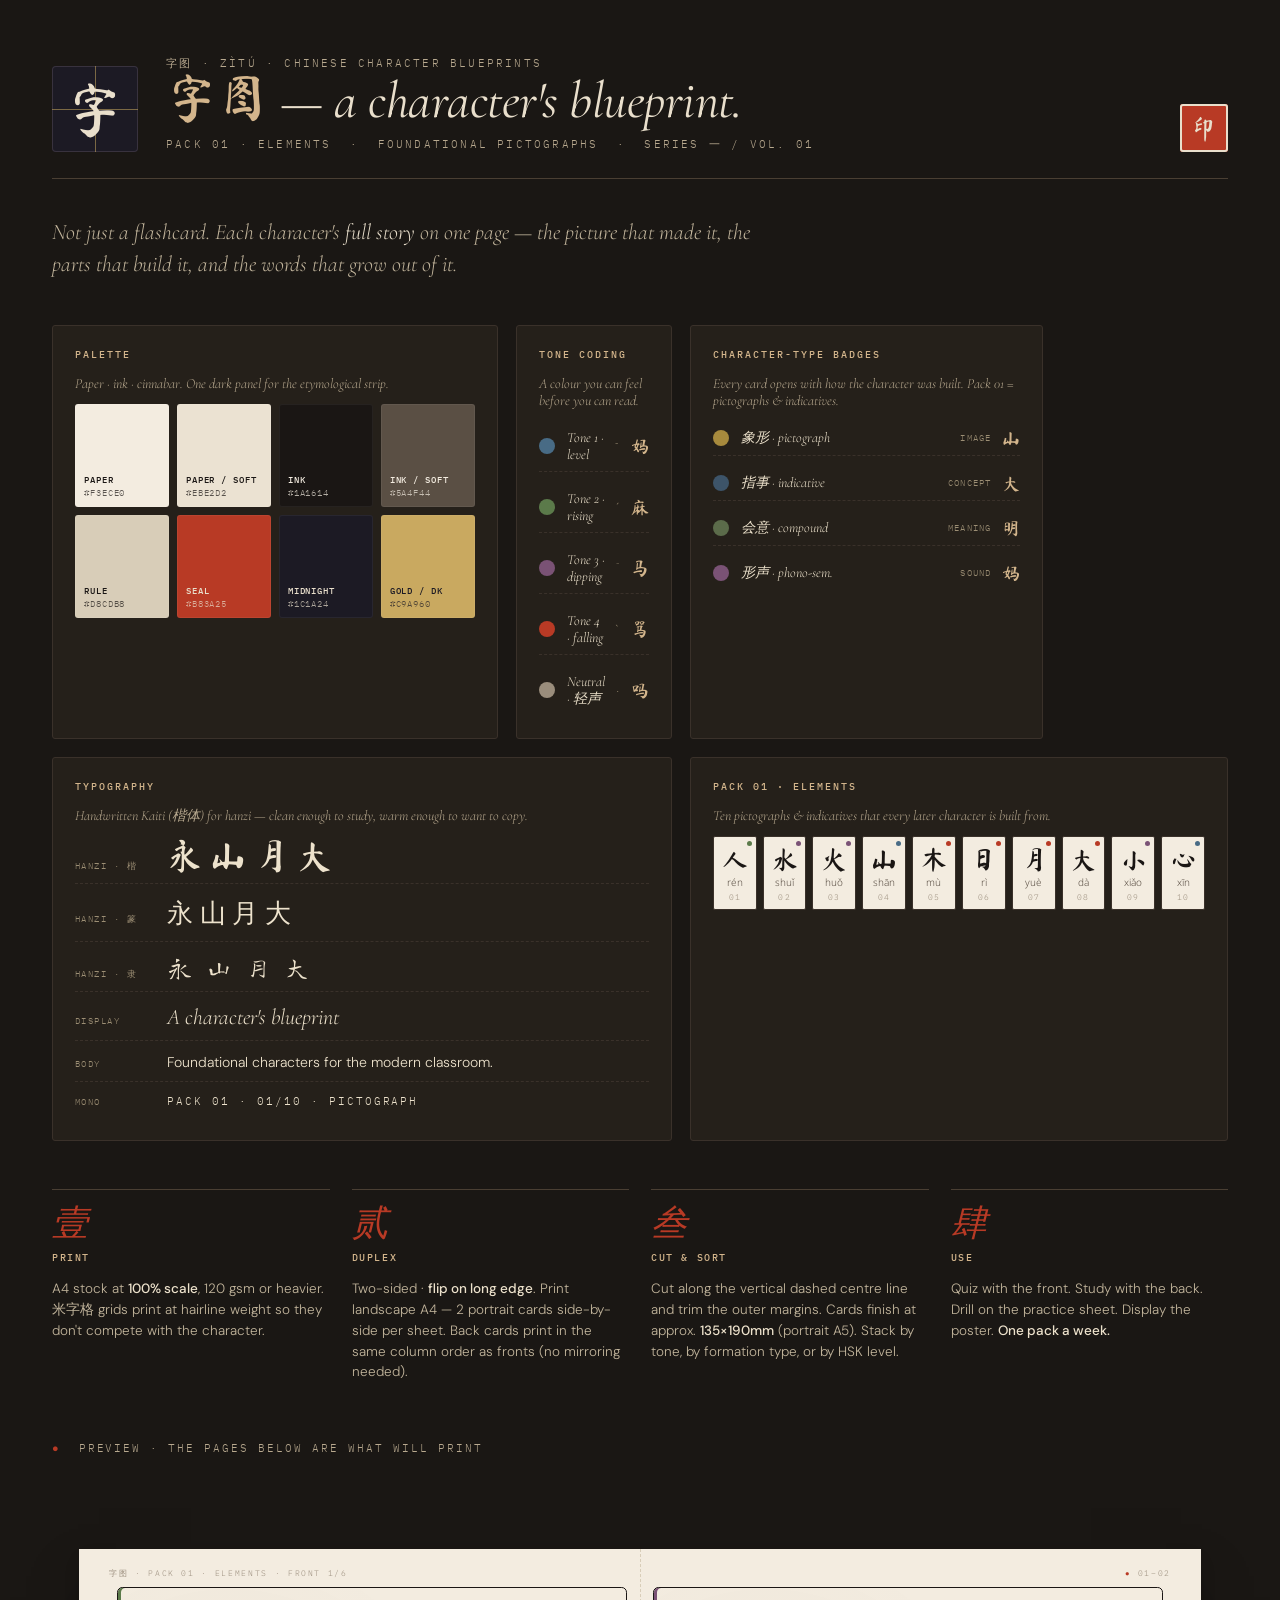
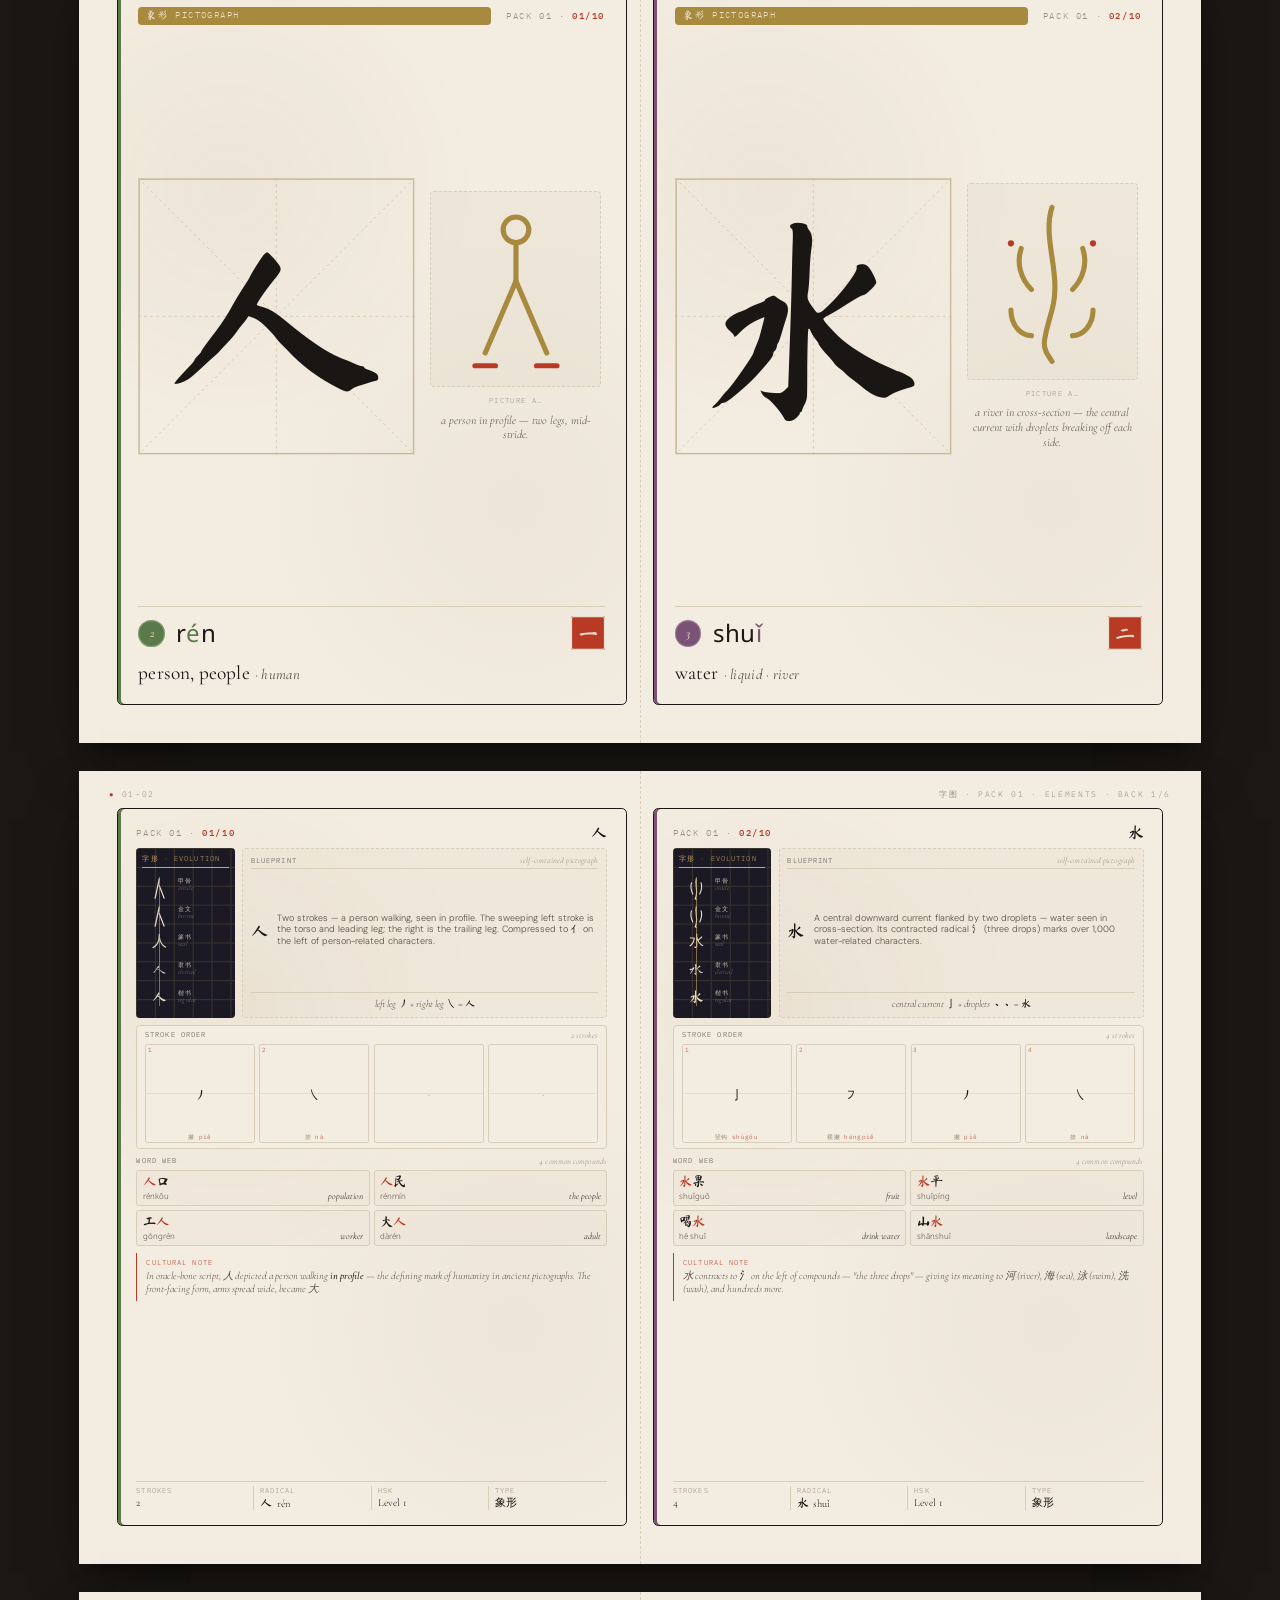
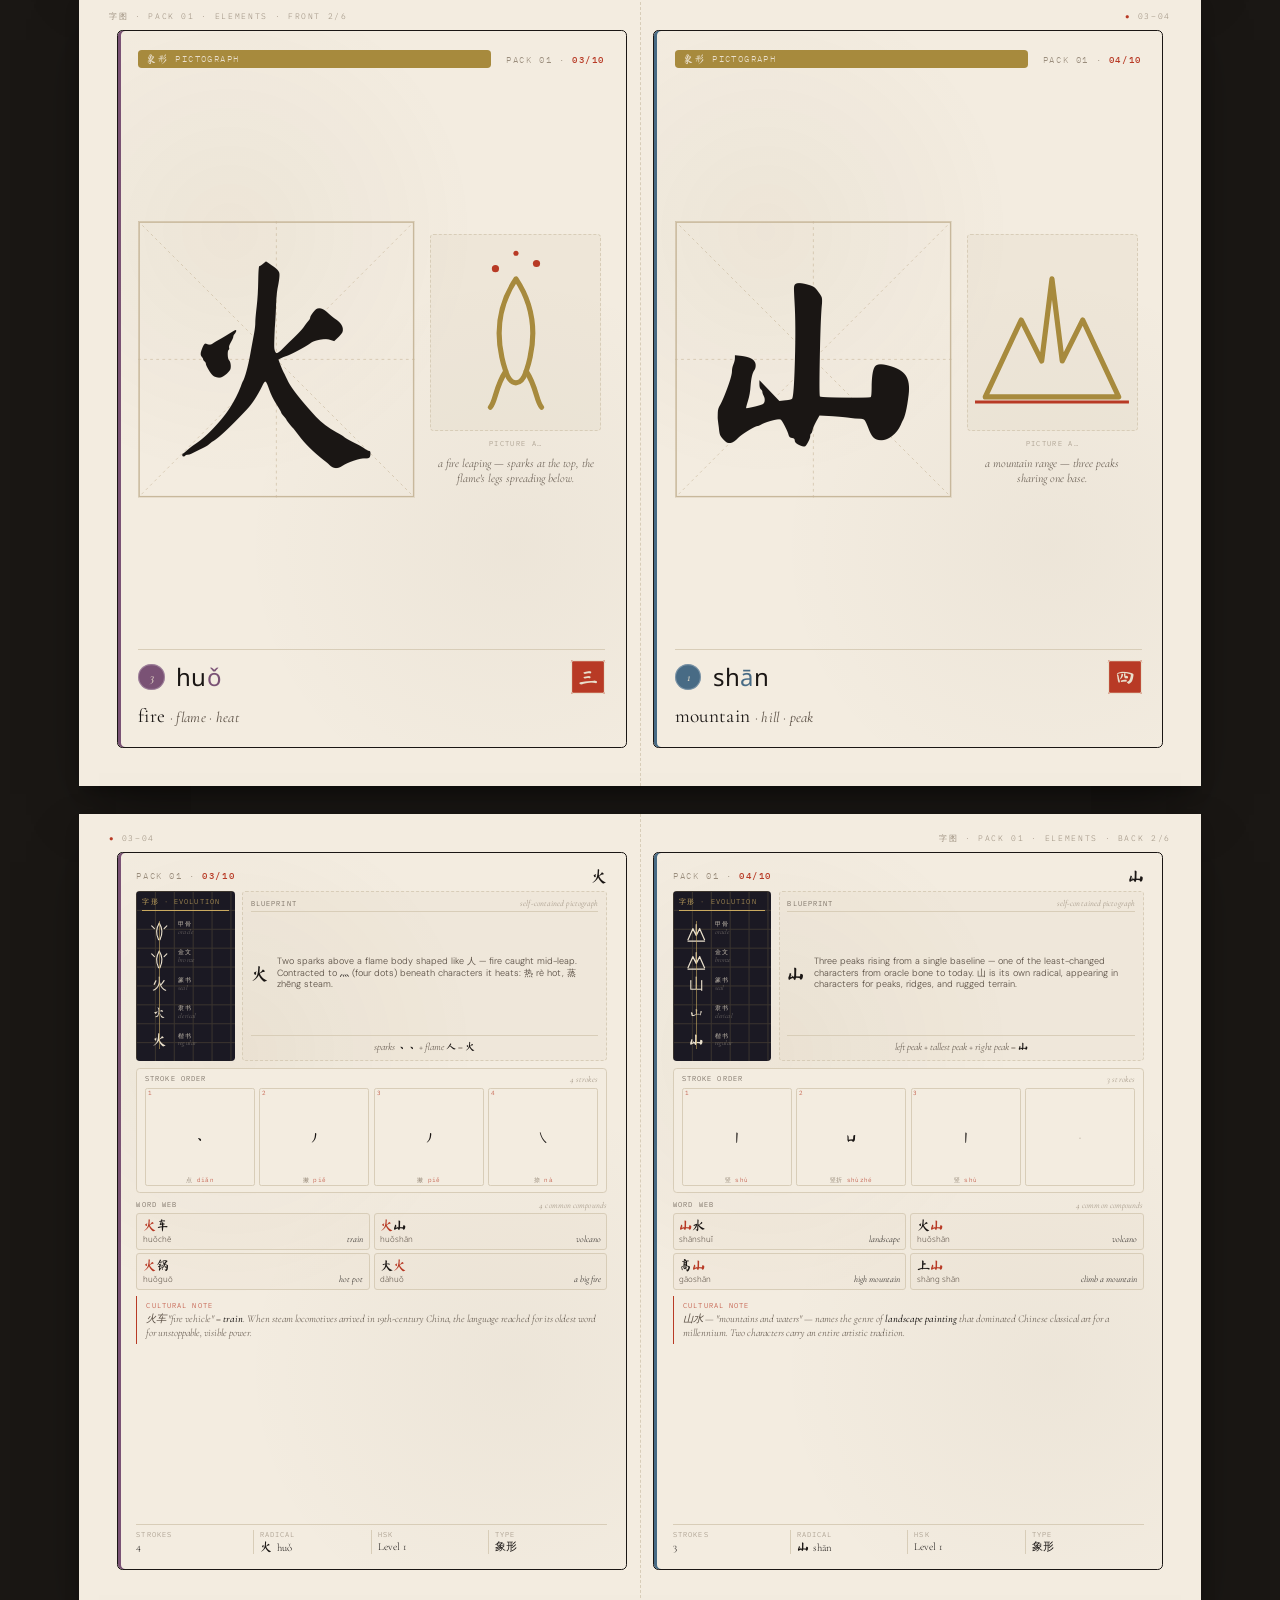
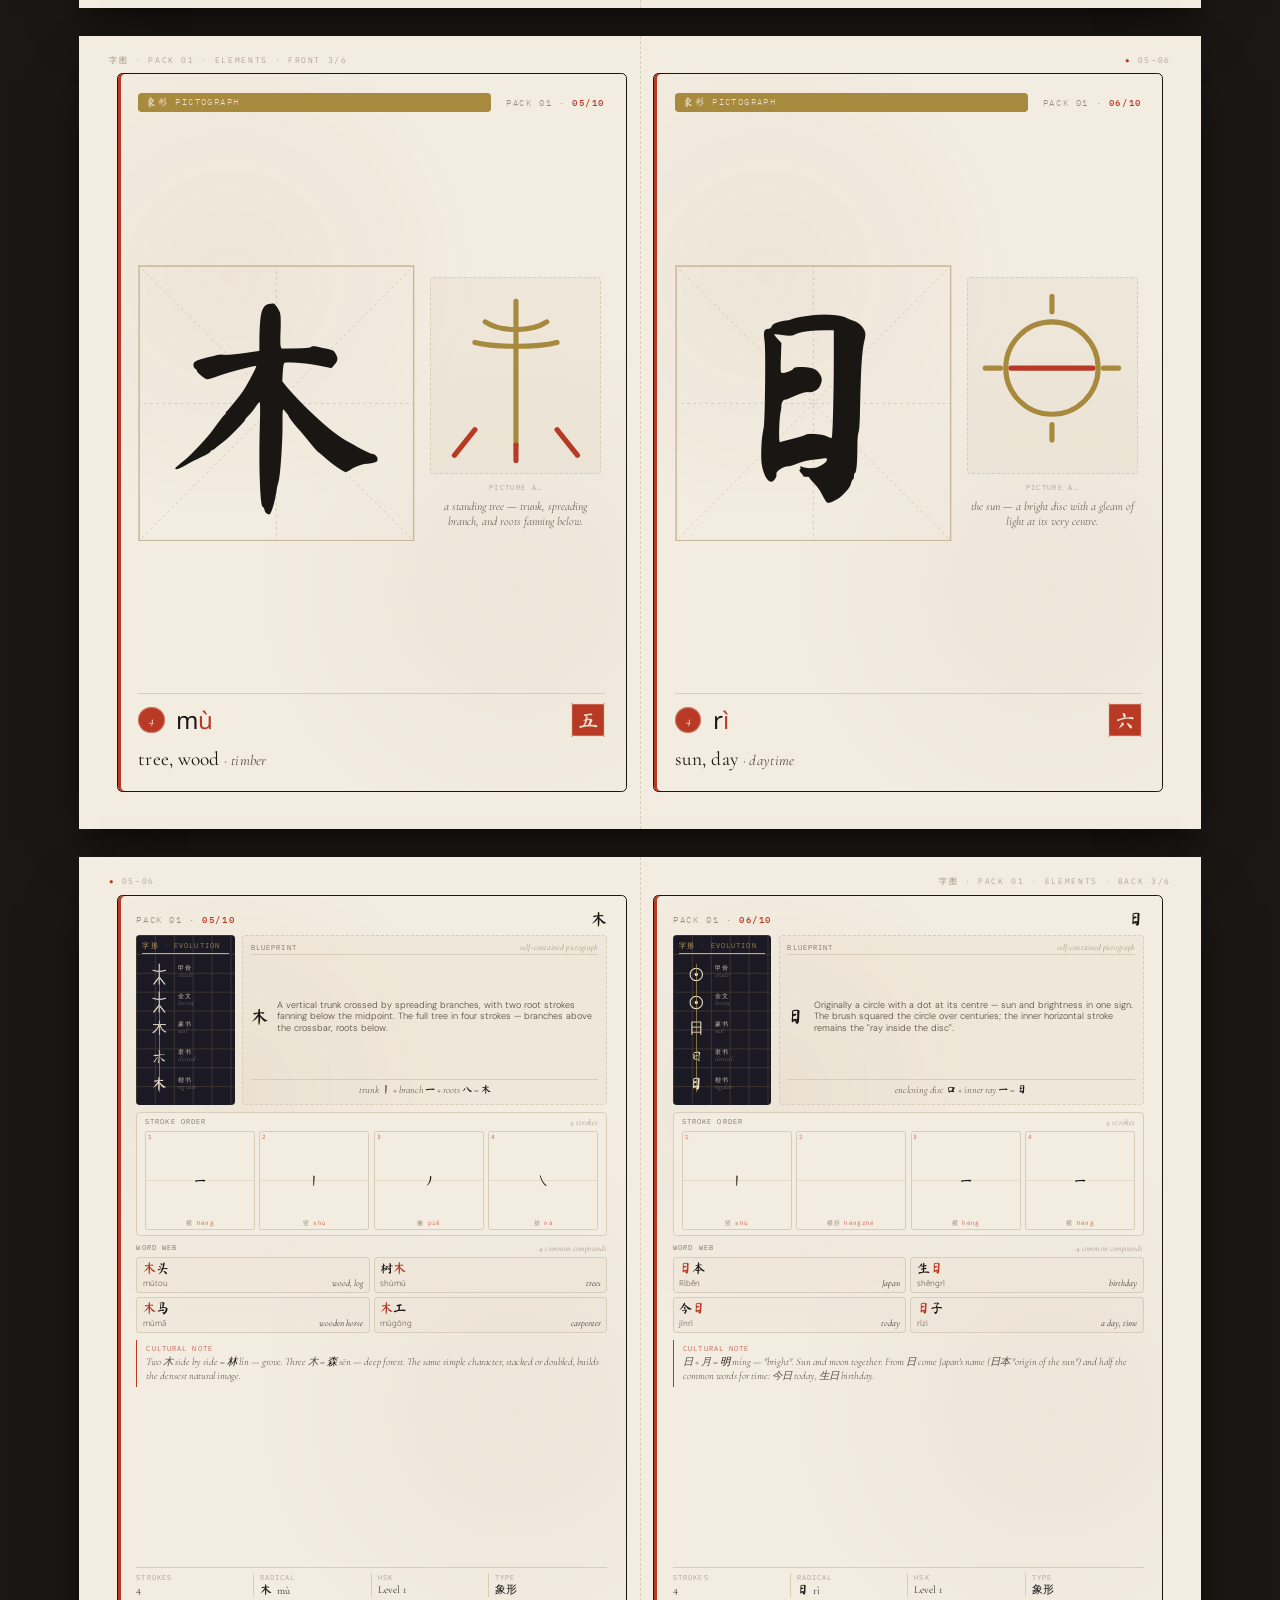
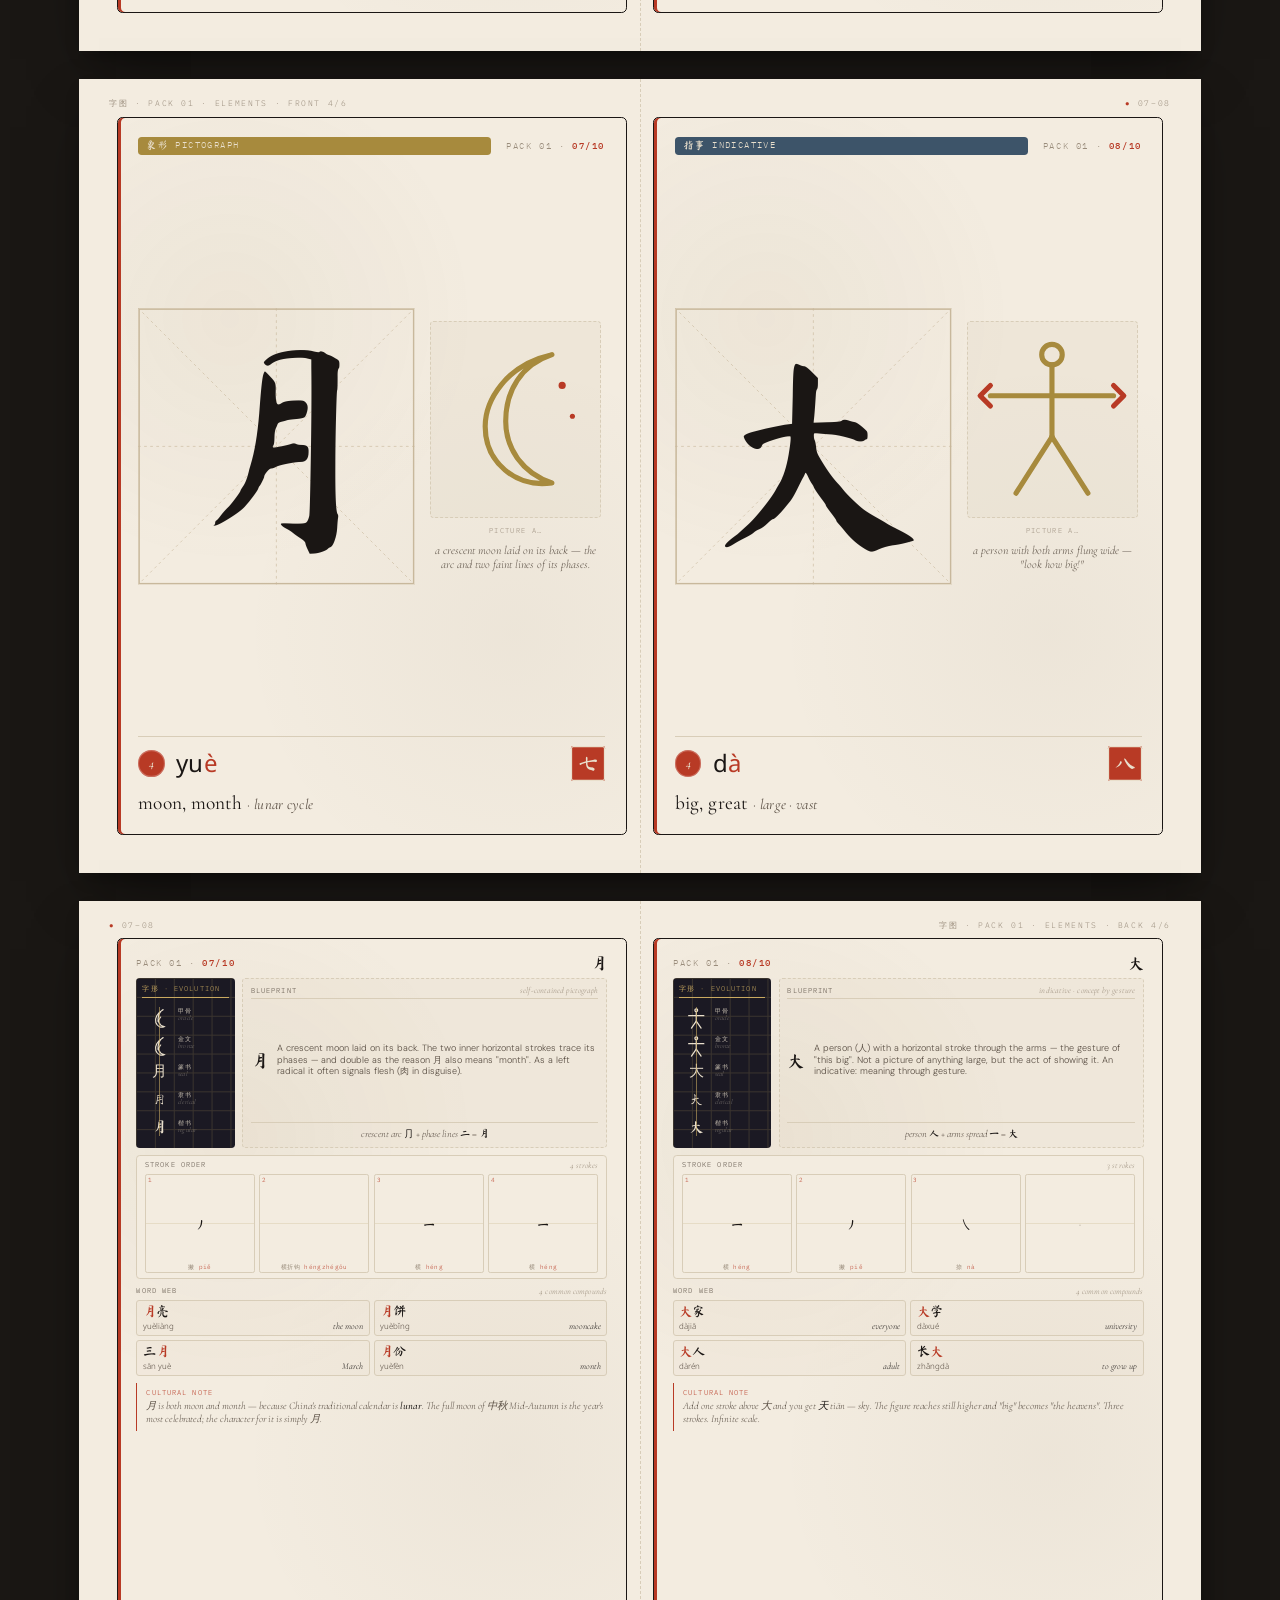
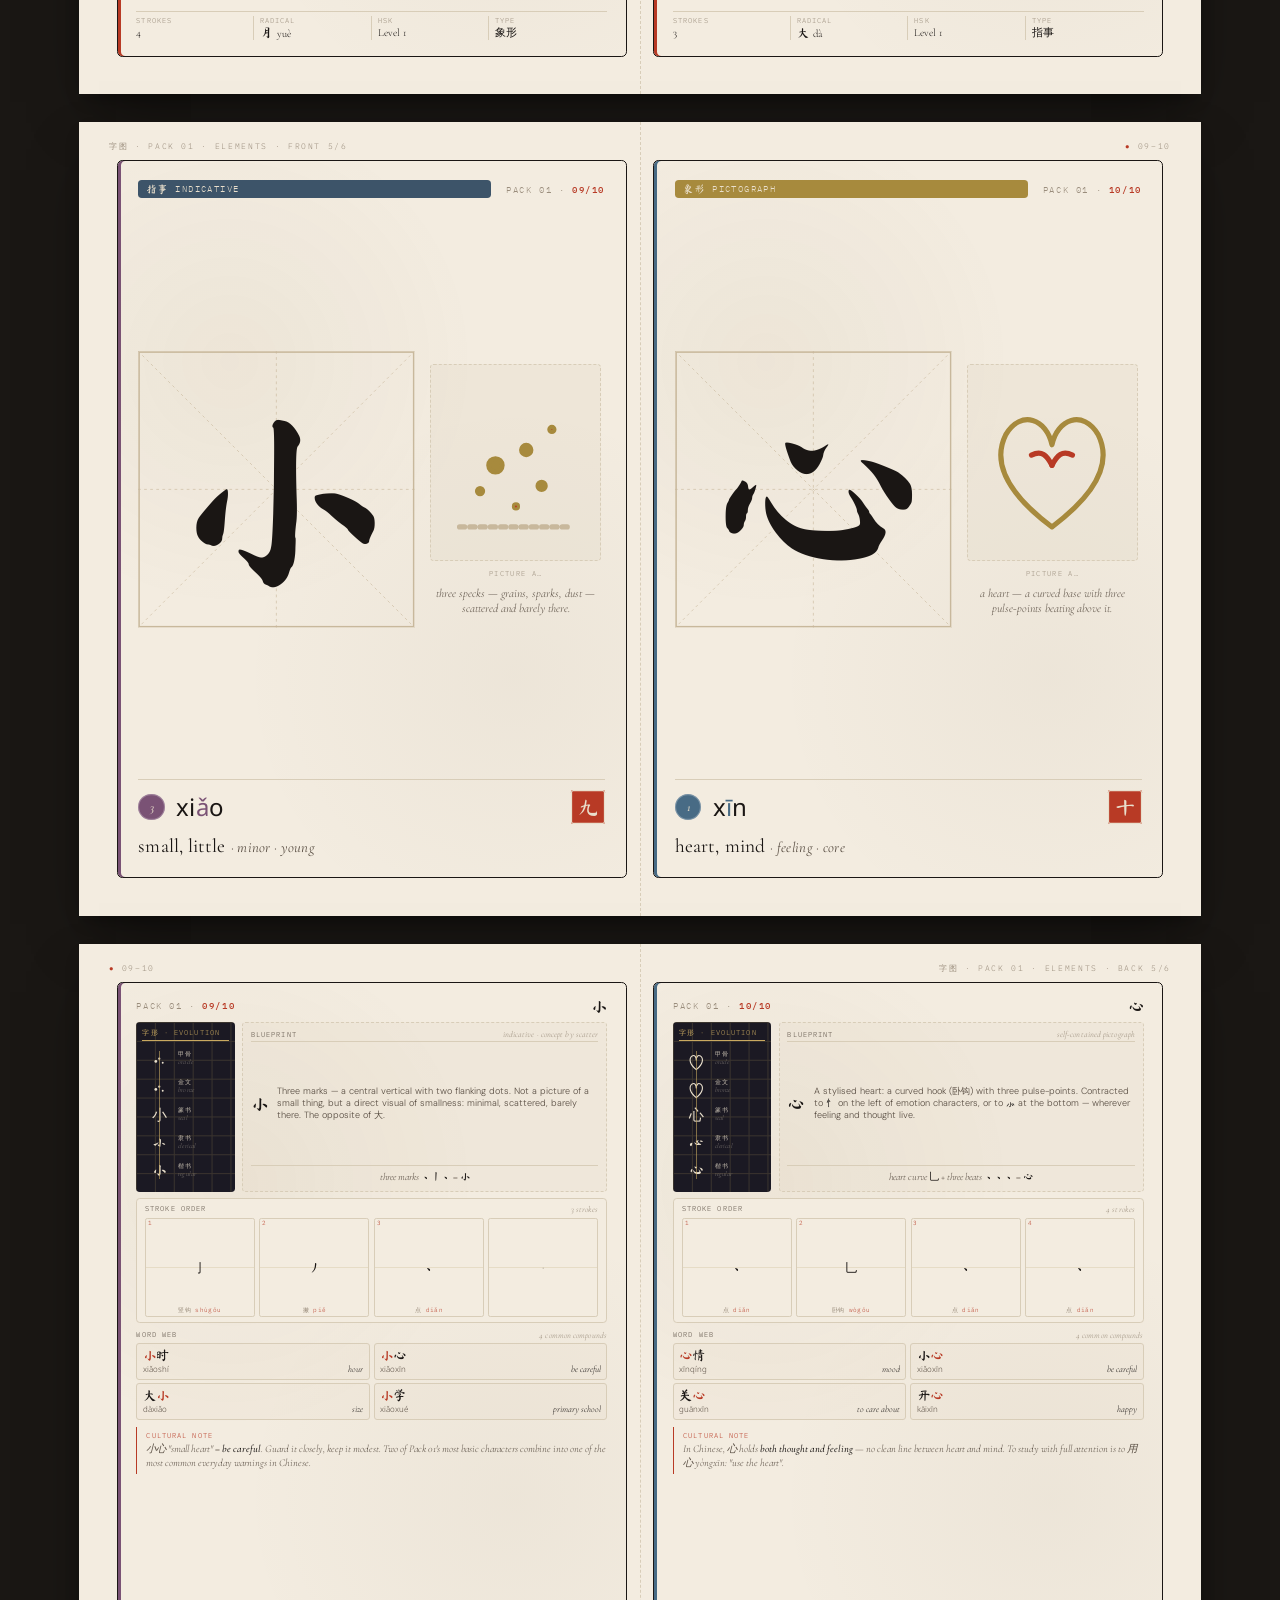
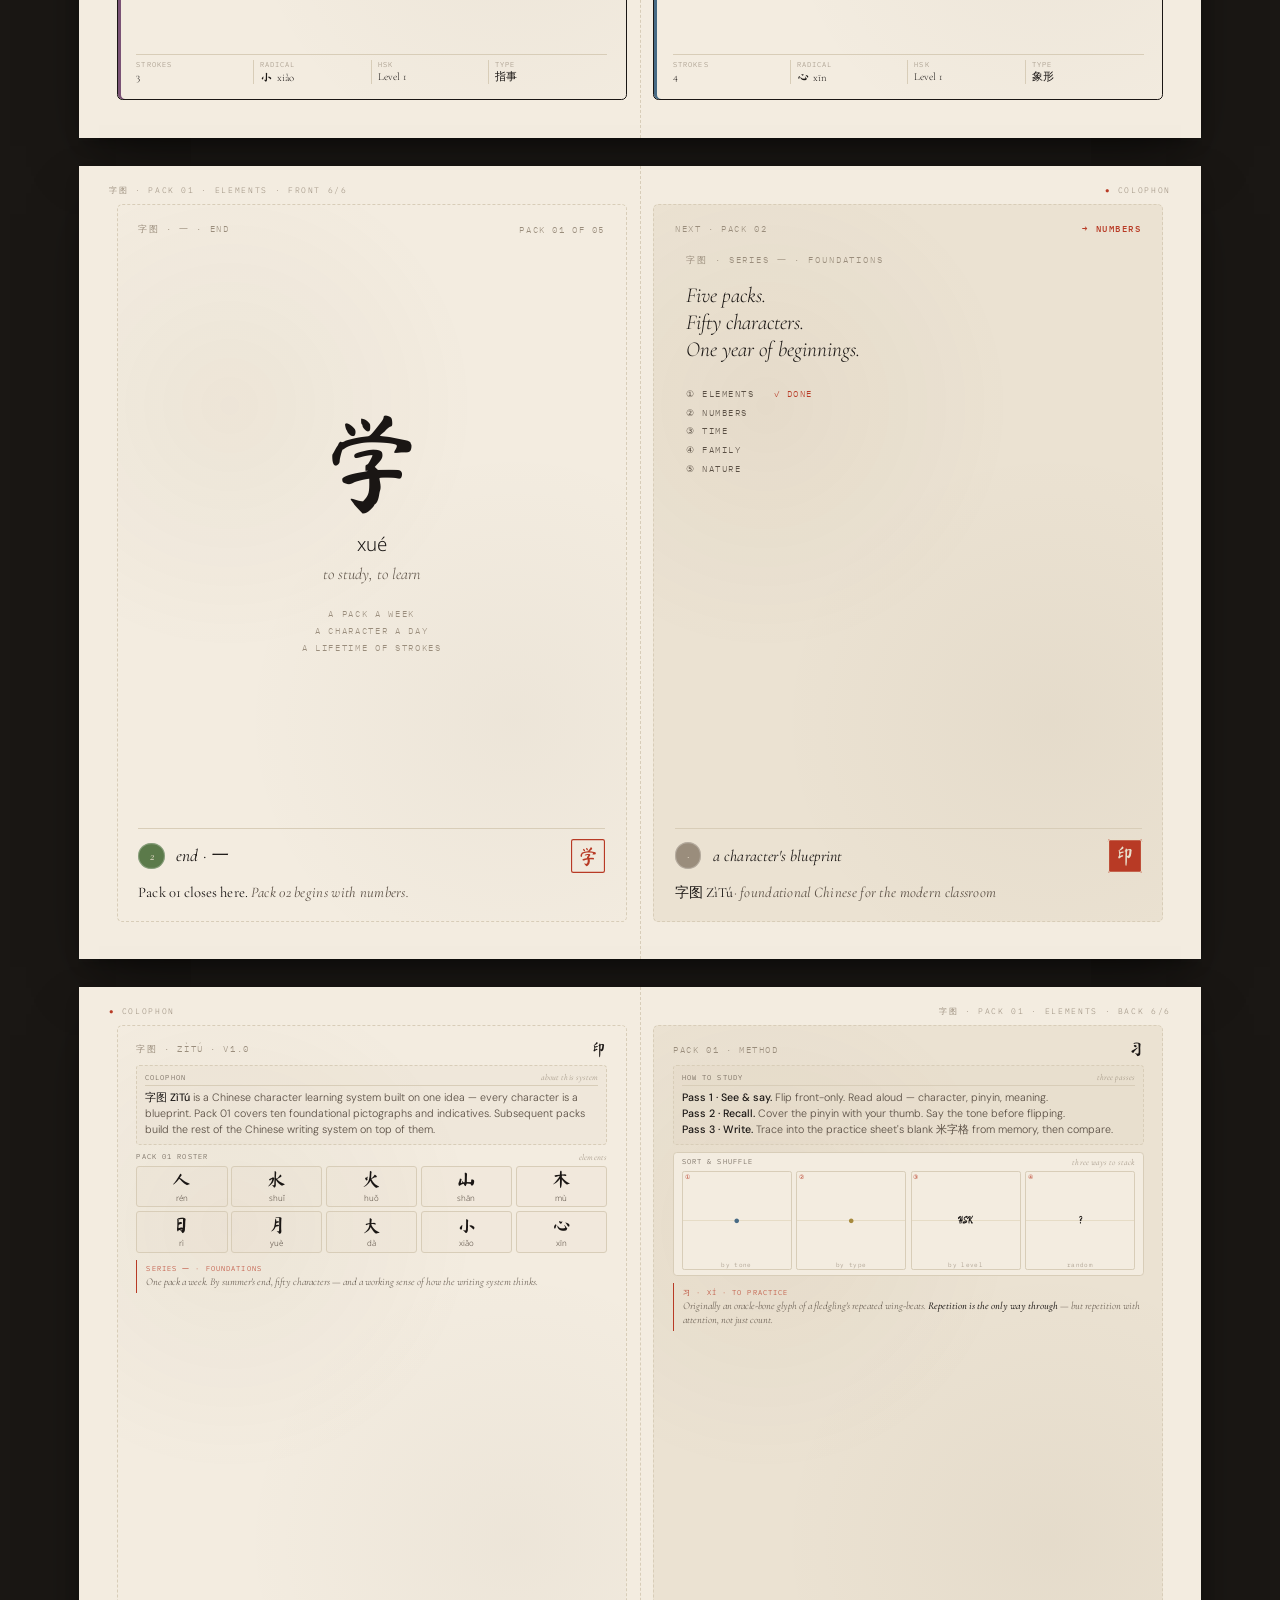
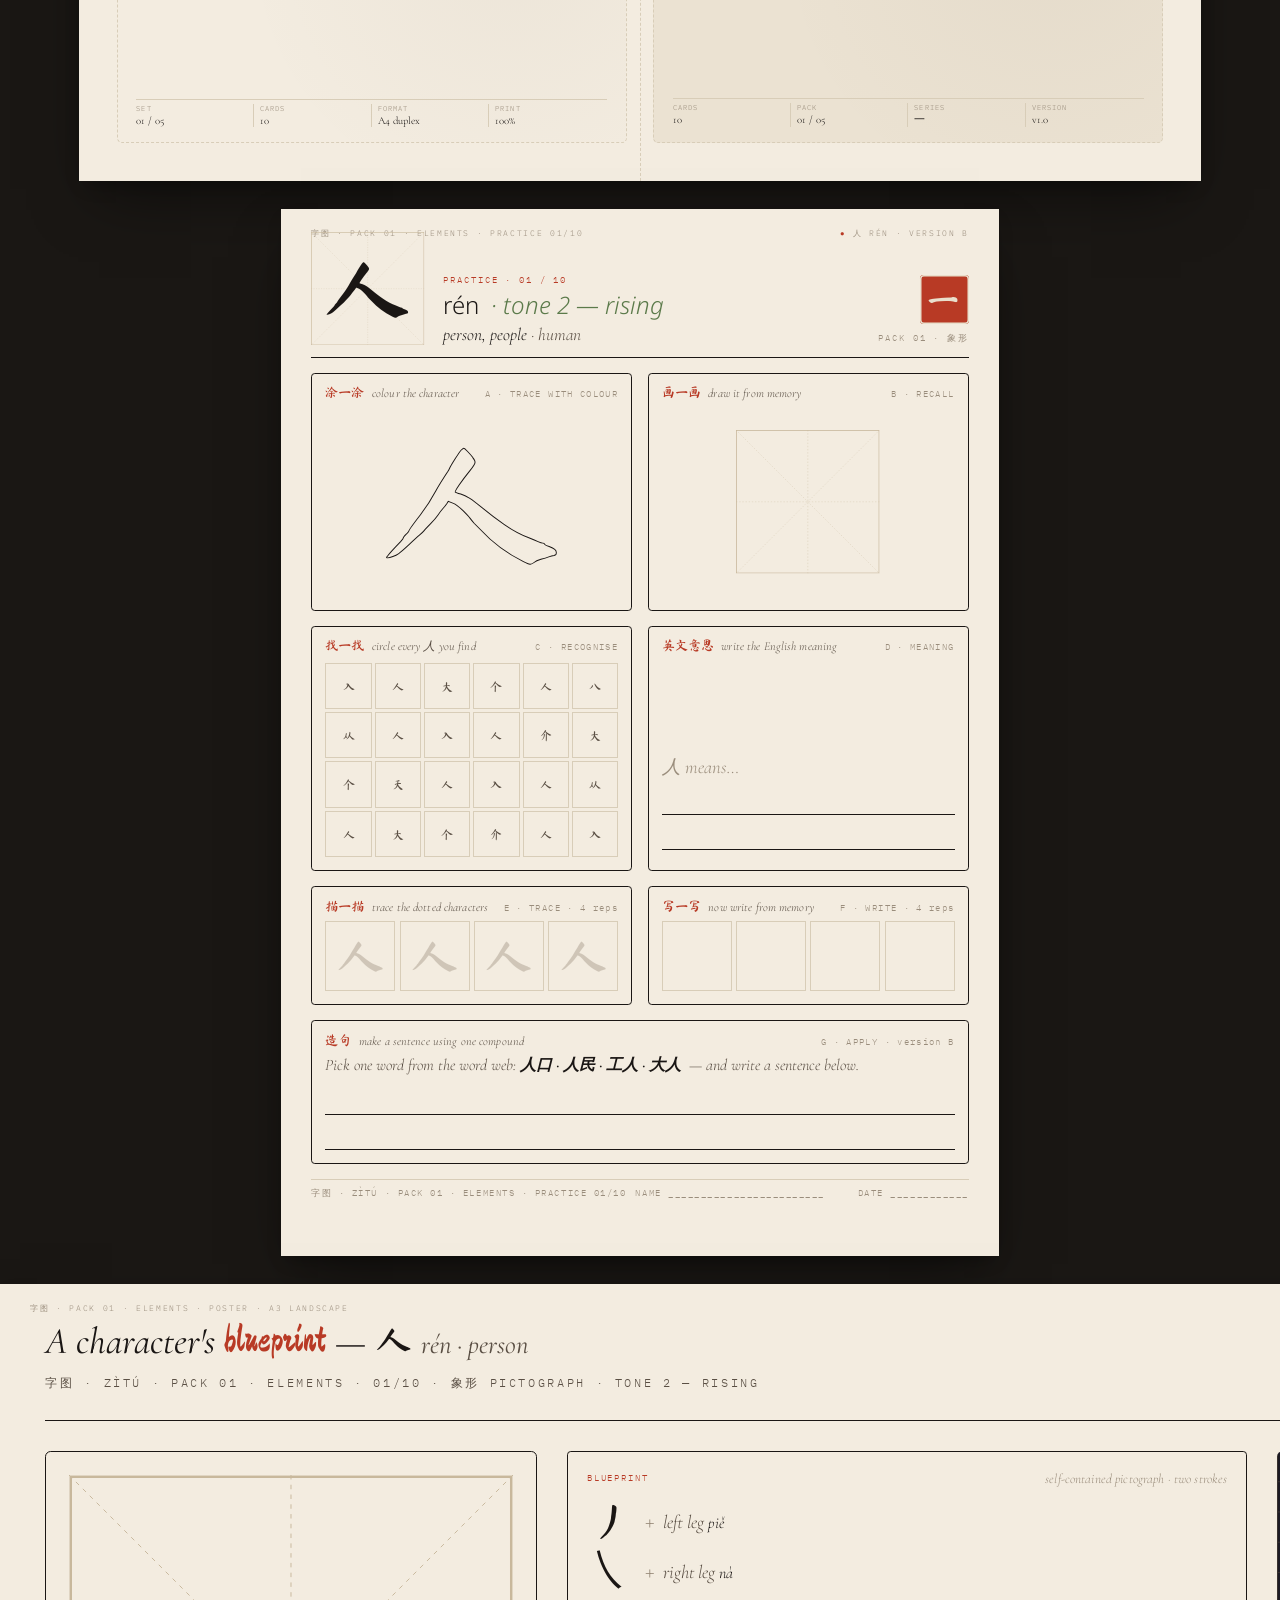
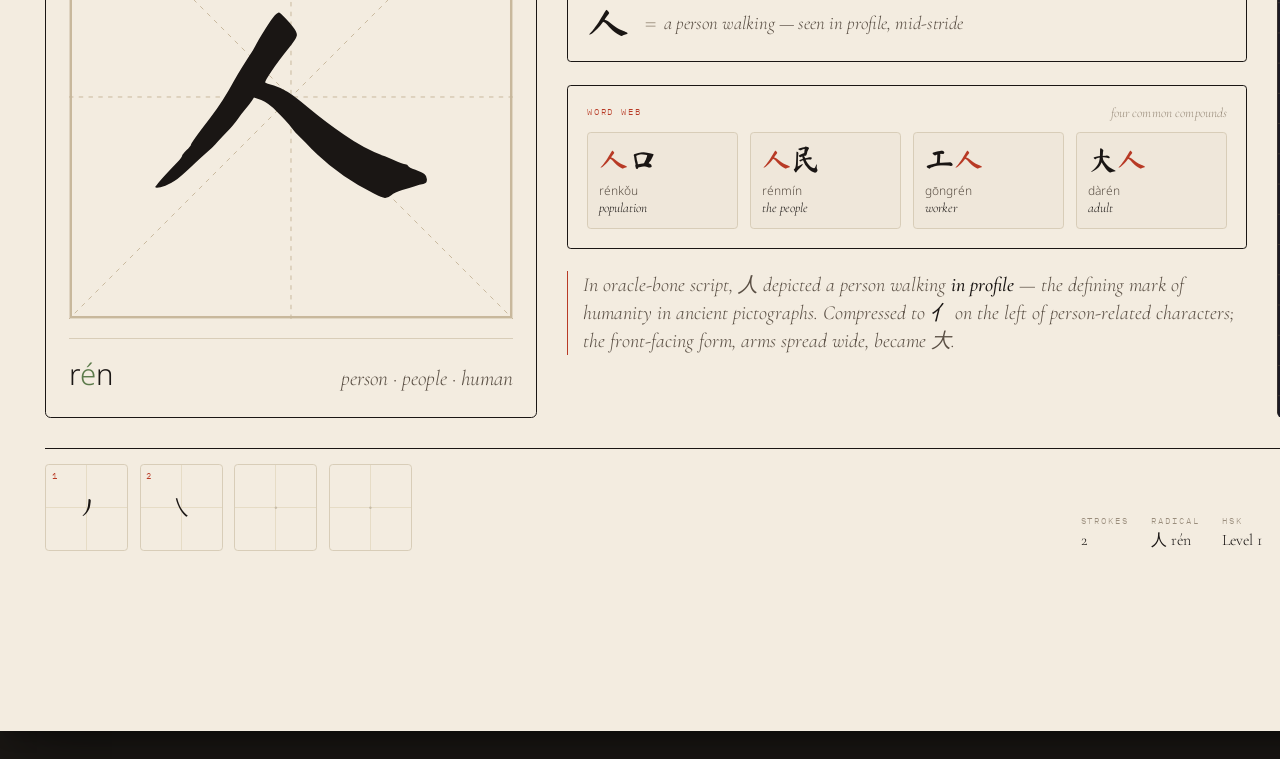
<file: ZìTú Pack 01 - Elements.html>
<!doctype html>
<html lang="en">
<head>
<meta charset="utf-8" />
<title>字图 ZìTú — Pack 01 · Elements</title>
<meta name="viewport" content="width=device-width, initial-scale=1" />
<link rel="preconnect" href="https://fonts.googleapis.com" />
<link rel="preconnect" href="https://fonts.gstatic.com" crossorigin />
<link href="https://fonts.googleapis.com/css2?family=Ma+Shan+Zheng&family=Long+Cang&family=Liu+Jian+Mao+Cao&family=ZCOOL+XiaoWei&family=Noto+Serif+SC:wght@400;700;900&family=Cormorant+Garamond:ital,wght@0,400;0,500;0,600;1,400;1,500&family=DM+Sans:wght@300;400;500;700&family=Noto+Sans:wght@400;500&family=IBM+Plex+Mono:wght@300;400;500&display=swap" rel="stylesheet" />
<link rel="stylesheet" href="_system/zitu.css">
<template id="__bundler_thumbnail">
  <svg xmlns="http://www.w3.org/2000/svg" viewBox="0 0 100 100">
    <rect width="100" height="100" fill="#f3ece0"/>
    <rect x="30" y="30" width="40" height="40" rx="2" fill="#1c1a24"/>
    <line x1="50" y1="32" x2="50" y2="68" stroke="#c9a960" stroke-width="0.4" opacity="0.6"/>
    <line x1="32" y1="50" x2="68" y2="50" stroke="#c9a960" stroke-width="0.4" opacity="0.6"/>
    <text x="50" y="50" font-family="serif" font-weight="900" font-size="28" fill="#e9dfcc" text-anchor="middle" dominant-baseline="central">字</text>
    <rect x="62" y="62" width="10" height="10" rx="0.8" fill="#b83a25"/>
    <text x="67" y="67" font-family="serif" font-weight="900" font-size="6" fill="#f1e3c8" text-anchor="middle" dominant-baseline="central">印</text>
  </svg>
</template>
</head>
<body>

<!-- ===================================================================
     SCREEN COVER — design system at a glance
=================================================================== -->
<div class="shell">

  <!-- ── brand strip ── -->
  <header class="brand">
    <div class="mark"><span>字</span></div>
    <div>
      <div class="tag">字图 · ZìTú · Chinese character blueprints</div>
      <h1 class="name"><em>字图</em> — a character's <span style="font-style:italic">blueprint</span>.</h1>
      <div class="tag">Pack 01 · Elements &nbsp;·&nbsp; Foundational pictographs &nbsp;·&nbsp; Series 一 / Vol. 01</div>
    </div>
    <div class="seal-pip">印</div>
  </header>

  <p class="lede">
    Not just a flashcard. Each character's <em>full story</em> on one page — the picture that made it, the parts that build it, and the words that grow out of it.
  </p>

  <!-- ── design-system specimen grid ── -->
  <section class="spec-grid">

    <!-- palette -->
    <div class="panel span-5">
      <h3>Palette</h3>
      <p class="lead">Paper · ink · cinnabar. One dark panel for the etymological strip.</p>
      <div class="swatches">
        <div class="swatch" style="background:var(--paper); color:var(--ink)"><span class="nm">Paper</span><span class="hx">#F3ECE0</span></div>
        <div class="swatch" style="background:var(--paper-soft); color:var(--ink)"><span class="nm">Paper / soft</span><span class="hx">#EBE2D2</span></div>
        <div class="swatch" style="background:var(--ink); color:var(--paper)"><span class="nm">Ink</span><span class="hx">#1A1614</span></div>
        <div class="swatch" style="background:var(--ink-soft); color:var(--paper)"><span class="nm">Ink / soft</span><span class="hx">#5A4F44</span></div>
        <div class="swatch" style="background:var(--rule); color:var(--ink)"><span class="nm">Rule</span><span class="hx">#D8CDB8</span></div>
        <div class="swatch" style="background:var(--seal); color:var(--paper-on-dk)"><span class="nm">Seal</span><span class="hx">#B83A25</span></div>
        <div class="swatch" style="background:var(--midnight); color:var(--paper-on-dk)"><span class="nm">Midnight</span><span class="hx">#1C1A24</span></div>
        <div class="swatch" style="background:var(--gold-on-dk); color:var(--midnight)"><span class="nm">Gold / dk</span><span class="hx">#C9A960</span></div>
      </div>
    </div>

    <!-- tone coding -->
    <div class="panel span-3">
      <h3>Tone coding</h3>
      <p class="lead">A colour you can <em>feel</em> before you can read.</p>
      <div class="keys">
        <div class="key"><span class="dot" style="background:var(--tone-1)"></span><span class="l1">Tone 1 · level</span><span class="l2">ˉ</span><span class="han">妈</span></div>
        <div class="key"><span class="dot" style="background:var(--tone-2)"></span><span class="l1">Tone 2 · rising</span><span class="l2">ˊ</span><span class="han">麻</span></div>
        <div class="key"><span class="dot" style="background:var(--tone-3)"></span><span class="l1">Tone 3 · dipping</span><span class="l2">ˇ</span><span class="han">马</span></div>
        <div class="key"><span class="dot" style="background:var(--tone-4)"></span><span class="l1">Tone 4 · falling</span><span class="l2">ˋ</span><span class="han">骂</span></div>
        <div class="key"><span class="dot" style="background:var(--tone-n)"></span><span class="l1">Neutral · 轻声</span><span class="l2">·</span><span class="han">吗</span></div>
      </div>
    </div>

    <!-- type coding -->
    <div class="panel span-4">
      <h3>Character-type badges</h3>
      <p class="lead">Every card opens with how the character was built. Pack 01 = pictographs &amp; indicatives.</p>
      <div class="keys">
        <div class="key"><span class="dot" style="background:var(--type-pict)"></span><span class="l1">象形 · pictograph</span><span class="l2">image</span><span class="han">山</span></div>
        <div class="key"><span class="dot" style="background:var(--type-ideo)"></span><span class="l1">指事 · indicative</span><span class="l2">concept</span><span class="han">大</span></div>
        <div class="key"><span class="dot" style="background:var(--type-comp)"></span><span class="l1">会意 · compound</span><span class="l2">meaning</span><span class="han">明</span></div>
        <div class="key"><span class="dot" style="background:var(--type-phon)"></span><span class="l1">形声 · phono-sem.</span><span class="l2">sound</span><span class="han">妈</span></div>
      </div>
    </div>

    <!-- typography -->
    <div class="panel span-6">
      <h3>Typography</h3>
      <p class="lead">Handwritten Kaiti (楷体) for hanzi — clean enough to study, warm enough to want to copy.</p>
      <div class="type-grid">
        <div class="type-row"><div class="lbl">Hanzi · 楷</div><div class="han-sample">永 山 月 大</div></div>
        <div class="type-row"><div class="lbl">Hanzi · 篆</div><div class="seal-sample">永 山 月 大</div></div>
        <div class="type-row"><div class="lbl">Hanzi · 隶</div><div class="clerc-sample">永 山 月 大</div></div>
        <div class="type-row"><div class="lbl">Display</div><div class="disp-sample">A character's blueprint</div></div>
        <div class="type-row"><div class="lbl">Body</div><div class="body-sample">Foundational characters for the modern classroom.</div></div>
        <div class="type-row"><div class="lbl">Mono</div><div class="mono-sample">Pack 01 · 01/10 · Pictograph</div></div>
      </div>
    </div>

    <!-- roster -->
    <div class="panel span-6">
      <h3>Pack 01 · Elements</h3>
      <p class="lead">Ten pictographs &amp; indicatives that every later character is built from.</p>
      <div class="roster">
        <div class="pip"><span class="tn" style="background:var(--tone-2)"></span><div class="han">人</div><div class="py">rén</div><div class="num">01</div></div>
        <div class="pip"><span class="tn" style="background:var(--tone-3)"></span><div class="han">水</div><div class="py">shuǐ</div><div class="num">02</div></div>
        <div class="pip"><span class="tn" style="background:var(--tone-3)"></span><div class="han">火</div><div class="py">huǒ</div><div class="num">03</div></div>
        <div class="pip"><span class="tn" style="background:var(--tone-1)"></span><div class="han">山</div><div class="py">shān</div><div class="num">04</div></div>
        <div class="pip"><span class="tn" style="background:var(--tone-4)"></span><div class="han">木</div><div class="py">mù</div><div class="num">05</div></div>
        <div class="pip"><span class="tn" style="background:var(--tone-4)"></span><div class="han">日</div><div class="py">rì</div><div class="num">06</div></div>
        <div class="pip"><span class="tn" style="background:var(--tone-4)"></span><div class="han">月</div><div class="py">yuè</div><div class="num">07</div></div>
        <div class="pip"><span class="tn" style="background:var(--tone-4)"></span><div class="han">大</div><div class="py">dà</div><div class="num">08</div></div>
        <div class="pip"><span class="tn" style="background:var(--tone-3)"></span><div class="han">小</div><div class="py">xiǎo</div><div class="num">09</div></div>
        <div class="pip"><span class="tn" style="background:var(--tone-1)"></span><div class="han">心</div><div class="py">xīn</div><div class="num">10</div></div>
      </div>
    </div>

  </section>

  <!-- ── instructions ── -->
  <section class="instructions">
    <div class="stp">
      <div class="n">壹</div>
      <h4>Print</h4>
      <p>A4 stock at <strong>100% scale</strong>, 120 gsm or heavier. 米字格 grids print at hairline weight so they don't compete with the character.</p>
    </div>
    <div class="stp">
      <div class="n">贰</div>
      <h4>Duplex</h4>
      <p>Two-sided · <strong>flip on long edge</strong>. Print landscape A4 — 2 portrait cards side-by-side per sheet. Back cards print in the same column order as fronts (no mirroring needed).</p>
    </div>
    <div class="stp">
      <div class="n">叁</div>
      <h4>Cut &amp; sort</h4>
      <p>Cut along the vertical dashed centre line and trim the outer margins. Cards finish at approx. <strong>135×190mm</strong> (portrait A5). Stack by tone, by formation type, or by HSK level.</p>
    </div>
    <div class="stp">
      <div class="n">肆</div>
      <h4>Use</h4>
      <p>Quiz with the front. Study with the back. Drill on the practice sheet. Display the poster. <strong>One pack a week.</strong></p>
    </div>
  </section>

  <div class="preview-strip"><span class="dot">●</span>&nbsp;&nbsp;Preview · the pages below are what will print</div>
</div>

<!--
═════════════════════════════════════════════════════════════════════
  SVG defs — reusable mizige grid + per-character mnemonic + oracle glyphs
═════════════════════════════════════════════════════════════════════
-->
<svg width="0" height="0" style="position:absolute" aria-hidden="true">
  <defs>
    <!-- 米字格 — gold grid -->
    <symbol id="mz" viewBox="0 0 100 100" preserveAspectRatio="none">
      <rect class="frame" x="0.4" y="0.4" width="99.2" height="99.2" fill="none" stroke="#c8b89c" stroke-width="0.55"/>
      <line x1="0" y1="50" x2="100" y2="50" stroke="#c8b89c" stroke-width="0.22" stroke-dasharray="1 1.2"/>
      <line x1="50" y1="0" x2="50" y2="100" stroke="#c8b89c" stroke-width="0.22" stroke-dasharray="1 1.2"/>
      <line x1="0" y1="0" x2="100" y2="100" stroke="#c8b89c" stroke-width="0.22" stroke-dasharray="1 1.2"/>
      <line x1="100" y1="0" x2="0" y2="100" stroke="#c8b89c" stroke-width="0.22" stroke-dasharray="1 1.2"/>
    </symbol>

    <!-- mnemonic scenes (gold line art) -->
    <symbol id="m-ren" viewBox="0 0 60 70">
      <g fill="none" stroke="#a78a3d" stroke-width="2" stroke-linecap="round" stroke-linejoin="round">
        <circle cx="30" cy="12" r="5"/>
        <line x1="30" y1="17" x2="30" y2="32"/>
        <path d="M30 32 L18 60"/>
        <path d="M30 32 L42 60"/>
        <line x1="22" y1="65" x2="14" y2="65" stroke="#b83a25"/>
        <line x1="38" y1="65" x2="46" y2="65" stroke="#b83a25"/>
      </g>
    </symbol>
    <symbol id="m-shui" viewBox="0 0 60 70">
      <g fill="none" stroke="#a78a3d" stroke-width="2" stroke-linecap="round" stroke-linejoin="round">
        <path d="M30 6 C 26 18, 34 32, 30 46 S 26 60, 30 66"/>
        <path d="M18 22 C 16 28, 18 34, 22 38"/>
        <path d="M42 22 C 44 28, 42 34, 38 38"/>
        <path d="M14 46 C 14 52, 18 56, 22 56"/>
        <path d="M46 46 C 46 52, 42 56, 38 56"/>
        <circle cx="14" cy="20" r="1.2" fill="#b83a25" stroke="none"/>
        <circle cx="46" cy="20" r="1.2" fill="#b83a25" stroke="none"/>
      </g>
    </symbol>
    <symbol id="m-huo" viewBox="0 0 60 70">
      <g fill="none" stroke="#a78a3d" stroke-width="2" stroke-linecap="round" stroke-linejoin="round">
        <path d="M30 14 C 22 26, 22 38, 26 50 C 28 56, 32 56, 34 50 C 38 38, 38 26, 30 14 Z"/>
        <path d="M26 50 C 22 56, 22 62, 20 64"/>
        <path d="M34 50 C 38 56, 38 62, 40 64"/>
        <circle cx="22" cy="10" r="1.4" fill="#b83a25" stroke="none"/>
        <circle cx="38" cy="8" r="1.4" fill="#b83a25" stroke="none"/>
        <circle cx="30" cy="4" r="1" fill="#b83a25" stroke="none"/>
      </g>
    </symbol>
    <symbol id="m-shan" viewBox="0 0 60 70">
      <g fill="none" stroke="#a78a3d" stroke-width="2" stroke-linecap="round" stroke-linejoin="round">
        <path d="M4 60 L 18 30 L 26 46 L 30 14 L 34 46 L 42 30 L 56 60 Z"/>
        <line x1="0" y1="62" x2="60" y2="62" stroke="#b83a25" stroke-width="1.2"/>
      </g>
    </symbol>
    <symbol id="m-mu" viewBox="0 0 60 70">
      <g fill="none" stroke="#a78a3d" stroke-width="2" stroke-linecap="round" stroke-linejoin="round">
        <line x1="30" y1="6" x2="30" y2="62"/>
        <path d="M14 22 C 22 24, 38 24, 46 22"/>
        <path d="M18 14 C 24 18, 36 18, 42 14"/>
        <path d="M14 56 L 6 66" stroke="#b83a25"/>
        <path d="M46 56 L 54 66" stroke="#b83a25"/>
        <path d="M30 62 L 30 68" stroke="#b83a25"/>
      </g>
    </symbol>
    <symbol id="m-ri" viewBox="0 0 60 70">
      <g fill="none" stroke="#a78a3d" stroke-width="2" stroke-linecap="round" stroke-linejoin="round">
        <circle cx="30" cy="32" r="18"/>
        <line x1="14" y1="32" x2="46" y2="32" stroke="#b83a25"/>
        <line x1="30" y1="4" x2="30" y2="10"/>
        <line x1="30" y1="54" x2="30" y2="60"/>
        <line x1="4" y1="32" x2="10" y2="32"/>
        <line x1="50" y1="32" x2="56" y2="32"/>
      </g>
    </symbol>
    <symbol id="m-yue" viewBox="0 0 60 70">
      <g fill="none" stroke="#a78a3d" stroke-width="2" stroke-linecap="round" stroke-linejoin="round">
        <path d="M44 10 C 26 14, 18 28, 18 38 C 18 52, 30 62, 44 60 C 32 56, 26 46, 26 36 C 26 24, 32 14, 44 10 Z"/>
        <circle cx="48" cy="22" r="1.4" fill="#b83a25" stroke="none"/>
        <circle cx="52" cy="34" r="1" fill="#b83a25" stroke="none"/>
      </g>
    </symbol>
    <symbol id="m-da" viewBox="0 0 60 70">
      <g fill="none" stroke="#a78a3d" stroke-width="2" stroke-linecap="round" stroke-linejoin="round">
        <circle cx="30" cy="10" r="4"/>
        <line x1="30" y1="14" x2="30" y2="42"/>
        <line x1="6" y1="26" x2="54" y2="26"/>
        <line x1="30" y1="42" x2="16" y2="64"/>
        <line x1="30" y1="42" x2="44" y2="64"/>
        <path d="M6 22 L 2 26 L 6 30" stroke="#b83a25"/>
        <path d="M54 22 L 58 26 L 54 30" stroke="#b83a25"/>
      </g>
    </symbol>
    <symbol id="m-xiao" viewBox="0 0 60 70">
      <g fill="none" stroke="#a78a3d" stroke-width="2" stroke-linecap="round" stroke-linejoin="round">
        <circle cx="22" cy="36" r="2.6" fill="#a78a3d"/>
        <circle cx="34" cy="30" r="1.8" fill="#a78a3d"/>
        <circle cx="40" cy="44" r="1.4" fill="#a78a3d"/>
        <circle cx="16" cy="46" r="1" fill="#b83a25"/>
        <circle cx="44" cy="22" r="0.8" fill="#b83a25"/>
        <circle cx="30" cy="52" r="0.6" fill="#b83a25"/>
        <path d="M8 60 L 52 60" stroke="#c8b89c" stroke-dasharray="2 2"/>
      </g>
    </symbol>
    <symbol id="m-xin" viewBox="0 0 60 70">
      <g fill="none" stroke="#a78a3d" stroke-width="2" stroke-linecap="round" stroke-linejoin="round">
        <path d="M30 60 C 14 48, 6 36, 12 24 C 18 14, 28 18, 30 28 C 32 18, 42 14, 48 24 C 54 36, 46 48, 30 60 Z"/>
        <path d="M22 32 C 26 30, 28 32, 30 36" stroke="#b83a25"/>
        <path d="M38 32 C 34 30, 32 32, 30 36" stroke="#b83a25"/>
      </g>
    </symbol>

    <!-- oracle-bone & bronze glyphs (smaller, line-only) -->
    <symbol id="o-ren" viewBox="0 0 30 36"><g fill="none" stroke="currentColor" stroke-width="1.8" stroke-linecap="round"><line x1="15" y1="4" x2="9" y2="32"/><line x1="15" y1="14" x2="22" y2="32"/></g></symbol>
    <symbol id="o-shui" viewBox="0 0 30 36"><g fill="none" stroke="currentColor" stroke-width="1.6" stroke-linecap="round"><path d="M15 4 C 13 12, 17 20, 15 28 S 13 32, 15 34"/><path d="M8 10 C 6 16, 8 22, 10 26"/><path d="M22 10 C 24 16, 22 22, 20 26"/></g></symbol>
    <symbol id="o-huo" viewBox="0 0 30 36"><g fill="none" stroke="currentColor" stroke-width="1.6" stroke-linecap="round"><path d="M15 6 C 10 14, 10 22, 14 30"/><path d="M15 6 C 20 14, 20 22, 16 30"/><line x1="8" y1="14" x2="4" y2="10"/><line x1="22" y1="14" x2="26" y2="10"/></g></symbol>
    <symbol id="o-shan" viewBox="0 0 30 36"><g fill="none" stroke="currentColor" stroke-width="1.8" stroke-linecap="round" stroke-linejoin="round"><path d="M3 30 L 10 14 L 15 24 L 15 8 L 15 24 L 20 14 L 27 30"/><line x1="3" y1="32" x2="27" y2="32"/></g></symbol>
    <symbol id="o-mu" viewBox="0 0 30 36"><g fill="none" stroke="currentColor" stroke-width="1.7" stroke-linecap="round"><line x1="15" y1="3" x2="15" y2="32"/><path d="M6 12 C 10 14, 20 14, 24 12"/><path d="M15 22 L 7 32"/><path d="M15 22 L 23 32"/></g></symbol>
    <symbol id="o-ri" viewBox="0 0 30 36"><g fill="none" stroke="currentColor" stroke-width="1.6"><circle cx="15" cy="18" r="9"/><circle cx="15" cy="18" r="1.6" fill="currentColor"/></g></symbol>
    <symbol id="o-yue" viewBox="0 0 30 36"><g fill="none" stroke="currentColor" stroke-width="1.7" stroke-linecap="round"><path d="M21 5 C 12 10, 8 18, 10 24 C 12 30, 18 32, 22 30 C 14 28, 12 20, 14 14 C 16 9, 18 6, 21 5 Z"/><line x1="17" y1="16" x2="13" y2="22"/></g></symbol>
    <symbol id="o-da" viewBox="0 0 30 36"><g fill="none" stroke="currentColor" stroke-width="1.8" stroke-linecap="round"><circle cx="15" cy="6" r="2"/><line x1="15" y1="8" x2="15" y2="22"/><line x1="4" y1="14" x2="26" y2="14"/><line x1="15" y1="22" x2="8" y2="32"/><line x1="15" y1="22" x2="22" y2="32"/></g></symbol>
    <symbol id="o-xiao" viewBox="0 0 30 36"><g fill="currentColor"><circle cx="10" cy="18" r="2"/><circle cx="15" cy="14" r="1.6"/><circle cx="20" cy="20" r="1.4"/></g></symbol>
    <symbol id="o-xin" viewBox="0 0 30 36"><g fill="none" stroke="currentColor" stroke-width="1.6" stroke-linecap="round" stroke-linejoin="round"><path d="M15 30 C 5 22, 4 14, 9 10 C 13 8, 15 12, 15 16 C 15 12, 17 8, 21 10 C 26 14, 25 22, 15 30 Z"/></g></symbol>
  </defs>
</svg>

<!--
═════════════════════════════════════════════════════════════════════
  SHEET 01 — FRONTS · cards 01–02
═════════════════════════════════════════════════════════════════════
-->
<section class="sheet a4" data-screen-label="01 Fronts 1–2">
  <div class="sheet-mark">
    <span>字图 · PACK 01 · ELEMENTS · FRONT 1/6</span>
    <span><span class="pip">●</span> 01–02</span>
  </div>
  <div class="cut-line"></div>

  <!-- 01 人 rén · tone 2 · pictograph -->
  <article class="card front" data-tone="2" data-type="pictograph">
    <div class="card-head">
      <span class="type-badge pictograph"><span class="han">象形</span>Pictograph</span>
      <span class="card-ref">Pack 01 · <strong>01/10</strong></span>
    </div>
    <div class="hero">
      <div class="grid-box"><svg class="mizige"><use href="#mz"/></svg><span class="han">人</span></div>
      <div class="mnemonic">
        <div class="scene"><svg viewBox="0 0 60 70"><use href="#m-ren"/></svg></div>
        <div class="scene-label">Picture a…</div>
        <p class="caption">a person in profile — two legs, mid-stride.</p>
      </div>
    </div>
    <div class="pinyin-bar">
      <span class="tone-dot t2">2</span>
      <span class="pinyin">r<span class="tm-2">é</span>n</span>
      <span class="seal-stamp">一</span>
    </div>
    <div class="meaning">person, people <em>· human</em></div>
  </article>

  <!-- 02 水 shuǐ · tone 3 · pictograph -->
  <article class="card front" data-tone="3" data-type="pictograph">
    <div class="card-head">
      <span class="type-badge pictograph"><span class="han">象形</span>Pictograph</span>
      <span class="card-ref">Pack 01 · <strong>02/10</strong></span>
    </div>
    <div class="hero">
      <div class="grid-box"><svg class="mizige"><use href="#mz"/></svg><span class="han">水</span></div>
      <div class="mnemonic">
        <div class="scene"><svg viewBox="0 0 60 70"><use href="#m-shui"/></svg></div>
        <div class="scene-label">Picture a…</div>
        <p class="caption">a river in cross-section — the central current with droplets breaking off each side.</p>
      </div>
    </div>
    <div class="pinyin-bar">
      <span class="tone-dot t3">3</span>
      <span class="pinyin">shu<span class="tm-3">ǐ</span></span>
      <span class="seal-stamp">二</span>
    </div>
    <div class="meaning">water <em>· liquid · river</em></div>
  </article>
</section>

<!--
═════════════════════════════════════════════════════════════════════
  SHEET 02 — BACKS · cards 01–02
═════════════════════════════════════════════════════════════════════
-->
<section class="sheet a4" data-screen-label="02 Backs 1–2">
  <div class="sheet-mark">
    <span><span class="pip">●</span> 01–02</span>
    <span>字图 · PACK 01 · ELEMENTS · BACK 1/6</span>
  </div>
  <div class="cut-line"></div>

  <!-- BACK 01 人 -->
  <article class="card back" data-tone="2" data-type="pictograph">
    <div class="card-head">
      <span class="card-ref" style="text-align:left">Pack 01 · <strong>01/10</strong></span>
      <span class="han-mini">人</span>
    </div>
    <div class="bk-top">
      <aside class="etym">
        <div class="lbl">字形 · Evolution</div>
        <div class="stages">
          <div class="stg"><div class="gl"><svg viewBox="0 0 30 36" style="color:var(--paper-on-dk)"><use href="#o-ren"/></svg></div><div class="er">甲骨<em>oracle</em></div></div>
          <div class="stg"><div class="gl"><svg viewBox="0 0 30 36" style="color:var(--paper-on-dk)"><use href="#o-ren"/></svg></div><div class="er">金文<em>bronze</em></div></div>
          <div class="stg"><div class="gl seal">人</div><div class="er">篆书<em>seal</em></div></div>
          <div class="stg"><div class="gl clerc">人</div><div class="er">隶书<em>clerical</em></div></div>
          <div class="stg"><div class="gl modern">人</div><div class="er">楷书<em>regular</em></div></div>
        </div>
      </aside>
      <section class="bp">
        <div class="lbl">Blueprint <em>self-contained pictograph</em></div>
        <div class="body">
          <div class="glyph">人</div>
          <div class="ann">Two strokes — a person walking, seen in profile. The sweeping left stroke is the torso and leading leg; the right is the trailing leg. Compressed to <strong>亻</strong> on the left of person-related characters.</div>
        </div>
        <div class="formula">left leg <span class="han">丿</span> + right leg <span class="han">㇏</span> = <span class="han">人</span></div>
      </section>
    </div>
    <div class="stroke-row">
      <div class="lbl">Stroke order<em>2 strokes</em></div>
      <div class="strokes">
        <div class="step"><span class="n">1</span><span class="han">丿</span><span class="name">撇 <span class="py">piě</span></span></div>
        <div class="step"><span class="n">2</span><span class="han">㇏</span><span class="name">捺 <span class="py">nà</span></span></div>
        <div class="step faded"><span class="han">·</span></div>
        <div class="step faded"><span class="han">·</span></div>
      </div>
    </div>
    <div class="web">
      <div class="lbl">Word web<em>4 common compounds</em></div>
      <div class="items">
        <div class="w"><div class="ch"><span class="focus">人</span>口</div><div class="gloss">rénkǒu<span class="en">population</span></div></div>
        <div class="w"><div class="ch"><span class="focus">人</span>民</div><div class="gloss">rénmín<span class="en">the people</span></div></div>
        <div class="w"><div class="ch">工<span class="focus">人</span></div><div class="gloss">gōngrén<span class="en">worker</span></div></div>
        <div class="w"><div class="ch">大<span class="focus">人</span></div><div class="gloss">dàrén<span class="en">adult</span></div></div>
      </div>
    </div>
    <div class="culture">
      <span class="lead">Cultural note</span>
      In oracle-bone script, 人 depicted a person walking <strong>in profile</strong> — the defining mark of humanity in ancient pictographs. The front-facing form, arms spread wide, became 大.
    </div>
    <div class="stats">
      <div class="cell"><div class="k">Strokes</div><div class="v">2</div></div>
      <div class="cell"><div class="k">Radical</div><div class="v"><span class="han">人</span> rén</div></div>
      <div class="cell"><div class="k">HSK</div><div class="v">Level 1</div></div>
      <div class="cell"><div class="k">Type</div><div class="v">象形</div></div>
    </div>
  </article>

  <!-- BACK 02 水 -->
  <article class="card back" data-tone="3" data-type="pictograph">
    <div class="card-head">
      <span class="card-ref" style="text-align:left">Pack 01 · <strong>02/10</strong></span>
      <span class="han-mini">水</span>
    </div>
    <div class="bk-top">
      <aside class="etym">
        <div class="lbl">字形 · Evolution</div>
        <div class="stages">
          <div class="stg"><div class="gl"><svg viewBox="0 0 30 36" style="color:var(--paper-on-dk)"><use href="#o-shui"/></svg></div><div class="er">甲骨<em>oracle</em></div></div>
          <div class="stg"><div class="gl"><svg viewBox="0 0 30 36" style="color:var(--paper-on-dk)"><use href="#o-shui"/></svg></div><div class="er">金文<em>bronze</em></div></div>
          <div class="stg"><div class="gl seal">水</div><div class="er">篆书<em>seal</em></div></div>
          <div class="stg"><div class="gl clerc">水</div><div class="er">隶书<em>clerical</em></div></div>
          <div class="stg"><div class="gl modern">水</div><div class="er">楷书<em>regular</em></div></div>
        </div>
      </aside>
      <section class="bp">
        <div class="lbl">Blueprint <em>self-contained pictograph</em></div>
        <div class="body">
          <div class="glyph">水</div>
          <div class="ann">A central downward current flanked by two droplets — water seen in cross-section. Its contracted radical <strong>氵</strong> (three drops) marks over 1,000 water-related characters.</div>
        </div>
        <div class="formula">central current <span class="han">亅</span> + droplets <span class="han">丶丶</span> = <span class="han">水</span></div>
      </section>
    </div>
    <div class="stroke-row">
      <div class="lbl">Stroke order<em>4 strokes</em></div>
      <div class="strokes">
        <div class="step"><span class="n">1</span><span class="han">亅</span><span class="name">竖钩 <span class="py">shùgōu</span></span></div>
        <div class="step"><span class="n">2</span><span class="han">㇇</span><span class="name">横撇 <span class="py">héngpiě</span></span></div>
        <div class="step"><span class="n">3</span><span class="han">丿</span><span class="name">撇 <span class="py">piě</span></span></div>
        <div class="step"><span class="n">4</span><span class="han">㇏</span><span class="name">捺 <span class="py">nà</span></span></div>
      </div>
    </div>
    <div class="web">
      <div class="lbl">Word web<em>4 common compounds</em></div>
      <div class="items">
        <div class="w"><div class="ch"><span class="focus">水</span>果</div><div class="gloss">shuǐguǒ<span class="en">fruit</span></div></div>
        <div class="w"><div class="ch"><span class="focus">水</span>平</div><div class="gloss">shuǐpíng<span class="en">level</span></div></div>
        <div class="w"><div class="ch">喝<span class="focus">水</span></div><div class="gloss">hē shuǐ<span class="en">drink water</span></div></div>
        <div class="w"><div class="ch">山<span class="focus">水</span></div><div class="gloss">shānshuǐ<span class="en">landscape</span></div></div>
      </div>
    </div>
    <div class="culture">
      <span class="lead">Cultural note</span>
      水 contracts to <strong>氵</strong> on the left of compounds — "the three drops" — giving its meaning to 河 (river), 海 (sea), 泳 (swim), 洗 (wash), and hundreds more.
    </div>
    <div class="stats">
      <div class="cell"><div class="k">Strokes</div><div class="v">4</div></div>
      <div class="cell"><div class="k">Radical</div><div class="v"><span class="han">水</span> shuǐ</div></div>
      <div class="cell"><div class="k">HSK</div><div class="v">Level 1</div></div>
      <div class="cell"><div class="k">Type</div><div class="v">象形</div></div>
    </div>
  </article>
</section>

<!--
═════════════════════════════════════════════════════════════════════
  SHEET 03 — FRONTS · cards 03–04
═════════════════════════════════════════════════════════════════════
-->
<section class="sheet a4" data-screen-label="03 Fronts 3–4">
  <div class="sheet-mark">
    <span>字图 · PACK 01 · ELEMENTS · FRONT 2/6</span>
    <span><span class="pip">●</span> 03–04</span>
  </div>
  <div class="cut-line"></div>

  <!-- 03 火 huǒ · tone 3 · pictograph -->
  <article class="card front" data-tone="3" data-type="pictograph">
    <div class="card-head">
      <span class="type-badge pictograph"><span class="han">象形</span>Pictograph</span>
      <span class="card-ref">Pack 01 · <strong>03/10</strong></span>
    </div>
    <div class="hero">
      <div class="grid-box"><svg class="mizige"><use href="#mz"/></svg><span class="han">火</span></div>
      <div class="mnemonic">
        <div class="scene"><svg viewBox="0 0 60 70"><use href="#m-huo"/></svg></div>
        <div class="scene-label">Picture a…</div>
        <p class="caption">a fire leaping — sparks at the top, the flame's legs spreading below.</p>
      </div>
    </div>
    <div class="pinyin-bar">
      <span class="tone-dot t3">3</span>
      <span class="pinyin">hu<span class="tm-3">ǒ</span></span>
      <span class="seal-stamp">三</span>
    </div>
    <div class="meaning">fire <em>· flame · heat</em></div>
  </article>

  <!-- 04 山 shān · tone 1 · pictograph -->
  <article class="card front" data-tone="1" data-type="pictograph">
    <div class="card-head">
      <span class="type-badge pictograph"><span class="han">象形</span>Pictograph</span>
      <span class="card-ref">Pack 01 · <strong>04/10</strong></span>
    </div>
    <div class="hero">
      <div class="grid-box"><svg class="mizige"><use href="#mz"/></svg><span class="han">山</span></div>
      <div class="mnemonic">
        <div class="scene"><svg viewBox="0 0 60 70"><use href="#m-shan"/></svg></div>
        <div class="scene-label">Picture a…</div>
        <p class="caption">a mountain range — three peaks sharing one base.</p>
      </div>
    </div>
    <div class="pinyin-bar">
      <span class="tone-dot t1">1</span>
      <span class="pinyin">sh<span class="tm-1">ā</span>n</span>
      <span class="seal-stamp">四</span>
    </div>
    <div class="meaning">mountain <em>· hill · peak</em></div>
  </article>
</section>

<!--
═════════════════════════════════════════════════════════════════════
  SHEET 04 — BACKS · cards 03–04
═════════════════════════════════════════════════════════════════════
-->
<section class="sheet a4" data-screen-label="04 Backs 3–4">
  <div class="sheet-mark">
    <span><span class="pip">●</span> 03–04</span>
    <span>字图 · PACK 01 · ELEMENTS · BACK 2/6</span>
  </div>
  <div class="cut-line"></div>

  <!-- BACK 03 火 -->
  <article class="card back" data-tone="3" data-type="pictograph">
    <div class="card-head">
      <span class="card-ref" style="text-align:left">Pack 01 · <strong>03/10</strong></span>
      <span class="han-mini">火</span>
    </div>
    <div class="bk-top">
      <aside class="etym">
        <div class="lbl">字形 · Evolution</div>
        <div class="stages">
          <div class="stg"><div class="gl"><svg viewBox="0 0 30 36" style="color:var(--paper-on-dk)"><use href="#o-huo"/></svg></div><div class="er">甲骨<em>oracle</em></div></div>
          <div class="stg"><div class="gl"><svg viewBox="0 0 30 36" style="color:var(--paper-on-dk)"><use href="#o-huo"/></svg></div><div class="er">金文<em>bronze</em></div></div>
          <div class="stg"><div class="gl seal">火</div><div class="er">篆书<em>seal</em></div></div>
          <div class="stg"><div class="gl clerc">火</div><div class="er">隶书<em>clerical</em></div></div>
          <div class="stg"><div class="gl modern">火</div><div class="er">楷书<em>regular</em></div></div>
        </div>
      </aside>
      <section class="bp">
        <div class="lbl">Blueprint <em>self-contained pictograph</em></div>
        <div class="body">
          <div class="glyph">火</div>
          <div class="ann">Two sparks above a flame body shaped like 人 — fire caught mid-leap. Contracted to <strong>灬</strong> (four dots) beneath characters it heats: 热 rè hot, 蒸 zhēng steam.</div>
        </div>
        <div class="formula">sparks <span class="han">丶丶</span> + flame <span class="han">人</span> = <span class="han">火</span></div>
      </section>
    </div>
    <div class="stroke-row">
      <div class="lbl">Stroke order<em>4 strokes</em></div>
      <div class="strokes">
        <div class="step"><span class="n">1</span><span class="han">丶</span><span class="name">点 <span class="py">diǎn</span></span></div>
        <div class="step"><span class="n">2</span><span class="han">丿</span><span class="name">撇 <span class="py">piě</span></span></div>
        <div class="step"><span class="n">3</span><span class="han">丿</span><span class="name">撇 <span class="py">piě</span></span></div>
        <div class="step"><span class="n">4</span><span class="han">㇏</span><span class="name">捺 <span class="py">nà</span></span></div>
      </div>
    </div>
    <div class="web">
      <div class="lbl">Word web<em>4 common compounds</em></div>
      <div class="items">
        <div class="w"><div class="ch"><span class="focus">火</span>车</div><div class="gloss">huǒchē<span class="en">train</span></div></div>
        <div class="w"><div class="ch"><span class="focus">火</span>山</div><div class="gloss">huǒshān<span class="en">volcano</span></div></div>
        <div class="w"><div class="ch"><span class="focus">火</span>锅</div><div class="gloss">huǒguō<span class="en">hot pot</span></div></div>
        <div class="w"><div class="ch">大<span class="focus">火</span></div><div class="gloss">dàhuǒ<span class="en">a big fire</span></div></div>
      </div>
    </div>
    <div class="culture">
      <span class="lead">Cultural note</span>
      火车 "fire vehicle" = <strong>train</strong>. When steam locomotives arrived in 19th-century China, the language reached for its oldest word for unstoppable, visible power.
    </div>
    <div class="stats">
      <div class="cell"><div class="k">Strokes</div><div class="v">4</div></div>
      <div class="cell"><div class="k">Radical</div><div class="v"><span class="han">火</span> huǒ</div></div>
      <div class="cell"><div class="k">HSK</div><div class="v">Level 1</div></div>
      <div class="cell"><div class="k">Type</div><div class="v">象形</div></div>
    </div>
  </article>

  <!-- BACK 04 山 -->
  <article class="card back" data-tone="1" data-type="pictograph">
    <div class="card-head">
      <span class="card-ref" style="text-align:left">Pack 01 · <strong>04/10</strong></span>
      <span class="han-mini">山</span>
    </div>
    <div class="bk-top">
      <aside class="etym">
        <div class="lbl">字形 · Evolution</div>
        <div class="stages">
          <div class="stg"><div class="gl"><svg viewBox="0 0 30 36" style="color:var(--paper-on-dk)"><use href="#o-shan"/></svg></div><div class="er">甲骨<em>oracle</em></div></div>
          <div class="stg"><div class="gl"><svg viewBox="0 0 30 36" style="color:var(--paper-on-dk)"><use href="#o-shan"/></svg></div><div class="er">金文<em>bronze</em></div></div>
          <div class="stg"><div class="gl seal">山</div><div class="er">篆书<em>seal</em></div></div>
          <div class="stg"><div class="gl clerc">山</div><div class="er">隶书<em>clerical</em></div></div>
          <div class="stg"><div class="gl modern">山</div><div class="er">楷书<em>regular</em></div></div>
        </div>
      </aside>
      <section class="bp">
        <div class="lbl">Blueprint <em>self-contained pictograph</em></div>
        <div class="body">
          <div class="glyph">山</div>
          <div class="ann">Three peaks rising from a single baseline — one of the least-changed characters from oracle bone to today. 山 is its own radical, appearing in characters for peaks, ridges, and rugged terrain.</div>
        </div>
        <div class="formula">left peak + tallest peak + right peak = <span class="han">山</span></div>
      </section>
    </div>
    <div class="stroke-row">
      <div class="lbl">Stroke order<em>3 strokes</em></div>
      <div class="strokes">
        <div class="step"><span class="n">1</span><span class="han">丨</span><span class="name">竖 <span class="py">shù</span></span></div>
        <div class="step"><span class="n">2</span><span class="han">凵</span><span class="name">竖折 <span class="py">shùzhé</span></span></div>
        <div class="step"><span class="n">3</span><span class="han">丨</span><span class="name">竖 <span class="py">shù</span></span></div>
        <div class="step faded"><span class="han">·</span></div>
      </div>
    </div>
    <div class="web">
      <div class="lbl">Word web<em>4 common compounds</em></div>
      <div class="items">
        <div class="w"><div class="ch"><span class="focus">山</span>水</div><div class="gloss">shānshuǐ<span class="en">landscape</span></div></div>
        <div class="w"><div class="ch">火<span class="focus">山</span></div><div class="gloss">huǒshān<span class="en">volcano</span></div></div>
        <div class="w"><div class="ch">高<span class="focus">山</span></div><div class="gloss">gāoshān<span class="en">high mountain</span></div></div>
        <div class="w"><div class="ch">上<span class="focus">山</span></div><div class="gloss">shàng shān<span class="en">climb a mountain</span></div></div>
      </div>
    </div>
    <div class="culture">
      <span class="lead">Cultural note</span>
      山水 — "mountains and waters" — names the genre of <strong>landscape painting</strong> that dominated Chinese classical art for a millennium. Two characters carry an entire artistic tradition.
    </div>
    <div class="stats">
      <div class="cell"><div class="k">Strokes</div><div class="v">3</div></div>
      <div class="cell"><div class="k">Radical</div><div class="v"><span class="han">山</span> shān</div></div>
      <div class="cell"><div class="k">HSK</div><div class="v">Level 1</div></div>
      <div class="cell"><div class="k">Type</div><div class="v">象形</div></div>
    </div>
  </article>
</section>

<!--
═════════════════════════════════════════════════════════════════════
  SHEET 05 — FRONTS · cards 05–06
═════════════════════════════════════════════════════════════════════
-->
<section class="sheet a4" data-screen-label="05 Fronts 5–6">
  <div class="sheet-mark">
    <span>字图 · PACK 01 · ELEMENTS · FRONT 3/6</span>
    <span><span class="pip">●</span> 05–06</span>
  </div>
  <div class="cut-line"></div>

  <!-- 05 木 mù · tone 4 · pictograph -->
  <article class="card front" data-tone="4" data-type="pictograph">
    <div class="card-head">
      <span class="type-badge pictograph"><span class="han">象形</span>Pictograph</span>
      <span class="card-ref">Pack 01 · <strong>05/10</strong></span>
    </div>
    <div class="hero">
      <div class="grid-box"><svg class="mizige"><use href="#mz"/></svg><span class="han">木</span></div>
      <div class="mnemonic">
        <div class="scene"><svg viewBox="0 0 60 70"><use href="#m-mu"/></svg></div>
        <div class="scene-label">Picture a…</div>
        <p class="caption">a standing tree — trunk, spreading branch, and roots fanning below.</p>
      </div>
    </div>
    <div class="pinyin-bar">
      <span class="tone-dot t4">4</span>
      <span class="pinyin">m<span class="tm-4">ù</span></span>
      <span class="seal-stamp">五</span>
    </div>
    <div class="meaning">tree, wood <em>· timber</em></div>
  </article>

  <!-- 06 日 rì · tone 4 · pictograph -->
  <article class="card front" data-tone="4" data-type="pictograph">
    <div class="card-head">
      <span class="type-badge pictograph"><span class="han">象形</span>Pictograph</span>
      <span class="card-ref">Pack 01 · <strong>06/10</strong></span>
    </div>
    <div class="hero">
      <div class="grid-box"><svg class="mizige"><use href="#mz"/></svg><span class="han">日</span></div>
      <div class="mnemonic">
        <div class="scene"><svg viewBox="0 0 60 70"><use href="#m-ri"/></svg></div>
        <div class="scene-label">Picture a…</div>
        <p class="caption">the sun — a bright disc with a gleam of light at its very centre.</p>
      </div>
    </div>
    <div class="pinyin-bar">
      <span class="tone-dot t4">4</span>
      <span class="pinyin">r<span class="tm-4">ì</span></span>
      <span class="seal-stamp">六</span>
    </div>
    <div class="meaning">sun, day <em>· daytime</em></div>
  </article>
</section>

<!--
═════════════════════════════════════════════════════════════════════
  SHEET 06 — BACKS · cards 05–06
═════════════════════════════════════════════════════════════════════
-->
<section class="sheet a4" data-screen-label="06 Backs 5–6">
  <div class="sheet-mark">
    <span><span class="pip">●</span> 05–06</span>
    <span>字图 · PACK 01 · ELEMENTS · BACK 3/6</span>
  </div>
  <div class="cut-line"></div>

  <!-- BACK 05 木 -->
  <article class="card back" data-tone="4" data-type="pictograph">
    <div class="card-head">
      <span class="card-ref" style="text-align:left">Pack 01 · <strong>05/10</strong></span>
      <span class="han-mini">木</span>
    </div>
    <div class="bk-top">
      <aside class="etym">
        <div class="lbl">字形 · Evolution</div>
        <div class="stages">
          <div class="stg"><div class="gl"><svg viewBox="0 0 30 36" style="color:var(--paper-on-dk)"><use href="#o-mu"/></svg></div><div class="er">甲骨<em>oracle</em></div></div>
          <div class="stg"><div class="gl"><svg viewBox="0 0 30 36" style="color:var(--paper-on-dk)"><use href="#o-mu"/></svg></div><div class="er">金文<em>bronze</em></div></div>
          <div class="stg"><div class="gl seal">木</div><div class="er">篆书<em>seal</em></div></div>
          <div class="stg"><div class="gl clerc">木</div><div class="er">隶书<em>clerical</em></div></div>
          <div class="stg"><div class="gl modern">木</div><div class="er">楷书<em>regular</em></div></div>
        </div>
      </aside>
      <section class="bp">
        <div class="lbl">Blueprint <em>self-contained pictograph</em></div>
        <div class="body">
          <div class="glyph">木</div>
          <div class="ann">A vertical trunk crossed by spreading branches, with two root strokes fanning below the midpoint. The full tree in four strokes — branches above the crossbar, roots below.</div>
        </div>
        <div class="formula">trunk <span class="han">丨</span> + branch <span class="han">一</span> + roots <span class="han">八</span> = <span class="han">木</span></div>
      </section>
    </div>
    <div class="stroke-row">
      <div class="lbl">Stroke order<em>4 strokes</em></div>
      <div class="strokes">
        <div class="step"><span class="n">1</span><span class="han">一</span><span class="name">横 <span class="py">héng</span></span></div>
        <div class="step"><span class="n">2</span><span class="han">丨</span><span class="name">竖 <span class="py">shù</span></span></div>
        <div class="step"><span class="n">3</span><span class="han">丿</span><span class="name">撇 <span class="py">piě</span></span></div>
        <div class="step"><span class="n">4</span><span class="han">㇏</span><span class="name">捺 <span class="py">nà</span></span></div>
      </div>
    </div>
    <div class="web">
      <div class="lbl">Word web<em>4 common compounds</em></div>
      <div class="items">
        <div class="w"><div class="ch"><span class="focus">木</span>头</div><div class="gloss">mùtou<span class="en">wood, log</span></div></div>
        <div class="w"><div class="ch">树<span class="focus">木</span></div><div class="gloss">shùmù<span class="en">trees</span></div></div>
        <div class="w"><div class="ch"><span class="focus">木</span>马</div><div class="gloss">mùmǎ<span class="en">wooden horse</span></div></div>
        <div class="w"><div class="ch"><span class="focus">木</span>工</div><div class="gloss">mùgōng<span class="en">carpenter</span></div></div>
      </div>
    </div>
    <div class="culture">
      <span class="lead">Cultural note</span>
      Two 木 side by side = <strong>林</strong> lín — grove. Three 木 = <strong>森</strong> sēn — deep forest. The same simple character, stacked or doubled, builds the densest natural image.
    </div>
    <div class="stats">
      <div class="cell"><div class="k">Strokes</div><div class="v">4</div></div>
      <div class="cell"><div class="k">Radical</div><div class="v"><span class="han">木</span> mù</div></div>
      <div class="cell"><div class="k">HSK</div><div class="v">Level 1</div></div>
      <div class="cell"><div class="k">Type</div><div class="v">象形</div></div>
    </div>
  </article>

  <!-- BACK 06 日 -->
  <article class="card back" data-tone="4" data-type="pictograph">
    <div class="card-head">
      <span class="card-ref" style="text-align:left">Pack 01 · <strong>06/10</strong></span>
      <span class="han-mini">日</span>
    </div>
    <div class="bk-top">
      <aside class="etym">
        <div class="lbl">字形 · Evolution</div>
        <div class="stages">
          <div class="stg"><div class="gl"><svg viewBox="0 0 30 36" style="color:var(--paper-on-dk)"><use href="#o-ri"/></svg></div><div class="er">甲骨<em>oracle</em></div></div>
          <div class="stg"><div class="gl"><svg viewBox="0 0 30 36" style="color:var(--paper-on-dk)"><use href="#o-ri"/></svg></div><div class="er">金文<em>bronze</em></div></div>
          <div class="stg"><div class="gl seal">日</div><div class="er">篆书<em>seal</em></div></div>
          <div class="stg"><div class="gl clerc">日</div><div class="er">隶书<em>clerical</em></div></div>
          <div class="stg"><div class="gl modern">日</div><div class="er">楷书<em>regular</em></div></div>
        </div>
      </aside>
      <section class="bp">
        <div class="lbl">Blueprint <em>self-contained pictograph</em></div>
        <div class="body">
          <div class="glyph">日</div>
          <div class="ann">Originally a circle with a dot at its centre — sun and brightness in one sign. The brush squared the circle over centuries; the inner horizontal stroke remains the "ray inside the disc".</div>
        </div>
        <div class="formula">enclosing disc <span class="han">口</span> + inner ray <span class="han">一</span> = <span class="han">日</span></div>
      </section>
    </div>
    <div class="stroke-row">
      <div class="lbl">Stroke order<em>4 strokes</em></div>
      <div class="strokes">
        <div class="step"><span class="n">1</span><span class="han">丨</span><span class="name">竖 <span class="py">shù</span></span></div>
        <div class="step"><span class="n">2</span><span class="han">𠃌</span><span class="name">横折 <span class="py">héngzhé</span></span></div>
        <div class="step"><span class="n">3</span><span class="han">一</span><span class="name">横 <span class="py">héng</span></span></div>
        <div class="step"><span class="n">4</span><span class="han">一</span><span class="name">横 <span class="py">héng</span></span></div>
      </div>
    </div>
    <div class="web">
      <div class="lbl">Word web<em>4 common compounds</em></div>
      <div class="items">
        <div class="w"><div class="ch"><span class="focus">日</span>本</div><div class="gloss">Rìběn<span class="en">Japan</span></div></div>
        <div class="w"><div class="ch">生<span class="focus">日</span></div><div class="gloss">shēngrì<span class="en">birthday</span></div></div>
        <div class="w"><div class="ch">今<span class="focus">日</span></div><div class="gloss">jīnrì<span class="en">today</span></div></div>
        <div class="w"><div class="ch"><span class="focus">日</span>子</div><div class="gloss">rìzi<span class="en">a day, time</span></div></div>
      </div>
    </div>
    <div class="culture">
      <span class="lead">Cultural note</span>
      日 + 月 = <strong>明</strong> míng — "bright". Sun and moon together. From 日 come Japan's name (日本 "origin of the sun") and half the common words for time: 今日 today, 生日 birthday.
    </div>
    <div class="stats">
      <div class="cell"><div class="k">Strokes</div><div class="v">4</div></div>
      <div class="cell"><div class="k">Radical</div><div class="v"><span class="han">日</span> rì</div></div>
      <div class="cell"><div class="k">HSK</div><div class="v">Level 1</div></div>
      <div class="cell"><div class="k">Type</div><div class="v">象形</div></div>
    </div>
  </article>
</section>

<!--
═════════════════════════════════════════════════════════════════════
  SHEET 07 — FRONTS · cards 07–08
═════════════════════════════════════════════════════════════════════
-->
<section class="sheet a4" data-screen-label="07 Fronts 7–8">
  <div class="sheet-mark">
    <span>字图 · PACK 01 · ELEMENTS · FRONT 4/6</span>
    <span><span class="pip">●</span> 07–08</span>
  </div>
  <div class="cut-line"></div>

  <!-- 07 月 yuè · tone 4 · pictograph -->
  <article class="card front" data-tone="4" data-type="pictograph">
    <div class="card-head">
      <span class="type-badge pictograph"><span class="han">象形</span>Pictograph</span>
      <span class="card-ref">Pack 01 · <strong>07/10</strong></span>
    </div>
    <div class="hero">
      <div class="grid-box"><svg class="mizige"><use href="#mz"/></svg><span class="han">月</span></div>
      <div class="mnemonic">
        <div class="scene"><svg viewBox="0 0 60 70"><use href="#m-yue"/></svg></div>
        <div class="scene-label">Picture a…</div>
        <p class="caption">a crescent moon laid on its back — the arc and two faint lines of its phases.</p>
      </div>
    </div>
    <div class="pinyin-bar">
      <span class="tone-dot t4">4</span>
      <span class="pinyin">yu<span class="tm-4">è</span></span>
      <span class="seal-stamp">七</span>
    </div>
    <div class="meaning">moon, month <em>· lunar cycle</em></div>
  </article>

  <!-- 08 大 dà · tone 4 · indicative -->
  <article class="card front" data-tone="4" data-type="indicative">
    <div class="card-head">
      <span class="type-badge indicative"><span class="han">指事</span>Indicative</span>
      <span class="card-ref">Pack 01 · <strong>08/10</strong></span>
    </div>
    <div class="hero">
      <div class="grid-box"><svg class="mizige"><use href="#mz"/></svg><span class="han">大</span></div>
      <div class="mnemonic">
        <div class="scene"><svg viewBox="0 0 60 70"><use href="#m-da"/></svg></div>
        <div class="scene-label">Picture a…</div>
        <p class="caption">a person with both arms flung wide — "look how big!"</p>
      </div>
    </div>
    <div class="pinyin-bar">
      <span class="tone-dot t4">4</span>
      <span class="pinyin">d<span class="tm-4">à</span></span>
      <span class="seal-stamp">八</span>
    </div>
    <div class="meaning">big, great <em>· large · vast</em></div>
  </article>
</section>

<!--
═════════════════════════════════════════════════════════════════════
  SHEET 08 — BACKS · cards 07–08
═════════════════════════════════════════════════════════════════════
-->
<section class="sheet a4" data-screen-label="08 Backs 7–8">
  <div class="sheet-mark">
    <span><span class="pip">●</span> 07–08</span>
    <span>字图 · PACK 01 · ELEMENTS · BACK 4/6</span>
  </div>
  <div class="cut-line"></div>

  <!-- BACK 07 月 -->
  <article class="card back" data-tone="4" data-type="pictograph">
    <div class="card-head">
      <span class="card-ref" style="text-align:left">Pack 01 · <strong>07/10</strong></span>
      <span class="han-mini">月</span>
    </div>
    <div class="bk-top">
      <aside class="etym">
        <div class="lbl">字形 · Evolution</div>
        <div class="stages">
          <div class="stg"><div class="gl"><svg viewBox="0 0 30 36" style="color:var(--paper-on-dk)"><use href="#o-yue"/></svg></div><div class="er">甲骨<em>oracle</em></div></div>
          <div class="stg"><div class="gl"><svg viewBox="0 0 30 36" style="color:var(--paper-on-dk)"><use href="#o-yue"/></svg></div><div class="er">金文<em>bronze</em></div></div>
          <div class="stg"><div class="gl seal">月</div><div class="er">篆书<em>seal</em></div></div>
          <div class="stg"><div class="gl clerc">月</div><div class="er">隶书<em>clerical</em></div></div>
          <div class="stg"><div class="gl modern">月</div><div class="er">楷书<em>regular</em></div></div>
        </div>
      </aside>
      <section class="bp">
        <div class="lbl">Blueprint <em>self-contained pictograph</em></div>
        <div class="body">
          <div class="glyph">月</div>
          <div class="ann">A crescent moon laid on its back. The two inner horizontal strokes trace its phases — and double as the reason 月 also means "month". As a left radical it often signals flesh (肉 in disguise).</div>
        </div>
        <div class="formula">crescent arc <span class="han">⺆</span> + phase lines <span class="han">二</span> = <span class="han">月</span></div>
      </section>
    </div>
    <div class="stroke-row">
      <div class="lbl">Stroke order<em>4 strokes</em></div>
      <div class="strokes">
        <div class="step"><span class="n">1</span><span class="han">丿</span><span class="name">撇 <span class="py">piě</span></span></div>
        <div class="step"><span class="n">2</span><span class="han">𠃌</span><span class="name">横折钩 <span class="py">héngzhégōu</span></span></div>
        <div class="step"><span class="n">3</span><span class="han">一</span><span class="name">横 <span class="py">héng</span></span></div>
        <div class="step"><span class="n">4</span><span class="han">一</span><span class="name">横 <span class="py">héng</span></span></div>
      </div>
    </div>
    <div class="web">
      <div class="lbl">Word web<em>4 common compounds</em></div>
      <div class="items">
        <div class="w"><div class="ch"><span class="focus">月</span>亮</div><div class="gloss">yuèliàng<span class="en">the moon</span></div></div>
        <div class="w"><div class="ch"><span class="focus">月</span>饼</div><div class="gloss">yuèbǐng<span class="en">mooncake</span></div></div>
        <div class="w"><div class="ch">三<span class="focus">月</span></div><div class="gloss">sān yuè<span class="en">March</span></div></div>
        <div class="w"><div class="ch"><span class="focus">月</span>份</div><div class="gloss">yuèfèn<span class="en">month</span></div></div>
      </div>
    </div>
    <div class="culture">
      <span class="lead">Cultural note</span>
      月 is both moon and month — because China's traditional calendar is <strong>lunar</strong>. The full moon of 中秋 Mid-Autumn is the year's most celebrated; the character for it is simply 月.
    </div>
    <div class="stats">
      <div class="cell"><div class="k">Strokes</div><div class="v">4</div></div>
      <div class="cell"><div class="k">Radical</div><div class="v"><span class="han">月</span> yuè</div></div>
      <div class="cell"><div class="k">HSK</div><div class="v">Level 1</div></div>
      <div class="cell"><div class="k">Type</div><div class="v">象形</div></div>
    </div>
  </article>

  <!-- BACK 08 大 -->
  <article class="card back" data-tone="4" data-type="indicative">
    <div class="card-head">
      <span class="card-ref" style="text-align:left">Pack 01 · <strong>08/10</strong></span>
      <span class="han-mini">大</span>
    </div>
    <div class="bk-top">
      <aside class="etym">
        <div class="lbl">字形 · Evolution</div>
        <div class="stages">
          <div class="stg"><div class="gl"><svg viewBox="0 0 30 36" style="color:var(--paper-on-dk)"><use href="#o-da"/></svg></div><div class="er">甲骨<em>oracle</em></div></div>
          <div class="stg"><div class="gl"><svg viewBox="0 0 30 36" style="color:var(--paper-on-dk)"><use href="#o-da"/></svg></div><div class="er">金文<em>bronze</em></div></div>
          <div class="stg"><div class="gl seal">大</div><div class="er">篆书<em>seal</em></div></div>
          <div class="stg"><div class="gl clerc">大</div><div class="er">隶书<em>clerical</em></div></div>
          <div class="stg"><div class="gl modern">大</div><div class="er">楷书<em>regular</em></div></div>
        </div>
      </aside>
      <section class="bp">
        <div class="lbl">Blueprint <em>indicative · concept by gesture</em></div>
        <div class="body">
          <div class="glyph">大</div>
          <div class="ann">A person (人) with a horizontal stroke through the arms — the gesture of "this big". Not a picture of anything large, but the act of showing it. An indicative: meaning through gesture.</div>
        </div>
        <div class="formula">person <span class="han">人</span> + arms spread <span class="han">一</span> = <span class="han">大</span></div>
      </section>
    </div>
    <div class="stroke-row">
      <div class="lbl">Stroke order<em>3 strokes</em></div>
      <div class="strokes">
        <div class="step"><span class="n">1</span><span class="han">一</span><span class="name">横 <span class="py">héng</span></span></div>
        <div class="step"><span class="n">2</span><span class="han">丿</span><span class="name">撇 <span class="py">piě</span></span></div>
        <div class="step"><span class="n">3</span><span class="han">㇏</span><span class="name">捺 <span class="py">nà</span></span></div>
        <div class="step faded"><span class="han">·</span></div>
      </div>
    </div>
    <div class="web">
      <div class="lbl">Word web<em>4 common compounds</em></div>
      <div class="items">
        <div class="w"><div class="ch"><span class="focus">大</span>家</div><div class="gloss">dàjiā<span class="en">everyone</span></div></div>
        <div class="w"><div class="ch"><span class="focus">大</span>学</div><div class="gloss">dàxué<span class="en">university</span></div></div>
        <div class="w"><div class="ch"><span class="focus">大</span>人</div><div class="gloss">dàrén<span class="en">adult</span></div></div>
        <div class="w"><div class="ch">长<span class="focus">大</span></div><div class="gloss">zhǎngdà<span class="en">to grow up</span></div></div>
      </div>
    </div>
    <div class="culture">
      <span class="lead">Cultural note</span>
      Add one stroke above 大 and you get <strong>天</strong> tiān — sky. The figure reaches still higher and "big" becomes "the heavens". Three strokes. Infinite scale.
    </div>
    <div class="stats">
      <div class="cell"><div class="k">Strokes</div><div class="v">3</div></div>
      <div class="cell"><div class="k">Radical</div><div class="v"><span class="han">大</span> dà</div></div>
      <div class="cell"><div class="k">HSK</div><div class="v">Level 1</div></div>
      <div class="cell"><div class="k">Type</div><div class="v">指事</div></div>
    </div>
  </article>
</section>

<!--
═════════════════════════════════════════════════════════════════════
  SHEET 09 — FRONTS · cards 09–10
═════════════════════════════════════════════════════════════════════
-->
<section class="sheet a4" data-screen-label="09 Fronts 9–10">
  <div class="sheet-mark">
    <span>字图 · PACK 01 · ELEMENTS · FRONT 5/6</span>
    <span><span class="pip">●</span> 09–10</span>
  </div>
  <div class="cut-line"></div>

  <!-- 09 小 xiǎo · tone 3 · indicative -->
  <article class="card front" data-tone="3" data-type="indicative">
    <div class="card-head">
      <span class="type-badge indicative"><span class="han">指事</span>Indicative</span>
      <span class="card-ref">Pack 01 · <strong>09/10</strong></span>
    </div>
    <div class="hero">
      <div class="grid-box"><svg class="mizige"><use href="#mz"/></svg><span class="han">小</span></div>
      <div class="mnemonic">
        <div class="scene"><svg viewBox="0 0 60 70"><use href="#m-xiao"/></svg></div>
        <div class="scene-label">Picture a…</div>
        <p class="caption">three specks — grains, sparks, dust — scattered and barely there.</p>
      </div>
    </div>
    <div class="pinyin-bar">
      <span class="tone-dot t3">3</span>
      <span class="pinyin">xi<span class="tm-3">ǎ</span>o</span>
      <span class="seal-stamp">九</span>
    </div>
    <div class="meaning">small, little <em>· minor · young</em></div>
  </article>

  <!-- 10 心 xīn · tone 1 · pictograph -->
  <article class="card front" data-tone="1" data-type="pictograph">
    <div class="card-head">
      <span class="type-badge pictograph"><span class="han">象形</span>Pictograph</span>
      <span class="card-ref">Pack 01 · <strong>10/10</strong></span>
    </div>
    <div class="hero">
      <div class="grid-box"><svg class="mizige"><use href="#mz"/></svg><span class="han">心</span></div>
      <div class="mnemonic">
        <div class="scene"><svg viewBox="0 0 60 70"><use href="#m-xin"/></svg></div>
        <div class="scene-label">Picture a…</div>
        <p class="caption">a heart — a curved base with three pulse-points beating above it.</p>
      </div>
    </div>
    <div class="pinyin-bar">
      <span class="tone-dot t1">1</span>
      <span class="pinyin">x<span class="tm-1">ī</span>n</span>
      <span class="seal-stamp">十</span>
    </div>
    <div class="meaning">heart, mind <em>· feeling · core</em></div>
  </article>
</section>

<!--
═════════════════════════════════════════════════════════════════════
  SHEET 10 — BACKS · cards 09–10
═════════════════════════════════════════════════════════════════════
-->
<section class="sheet a4" data-screen-label="10 Backs 9–10">
  <div class="sheet-mark">
    <span><span class="pip">●</span> 09–10</span>
    <span>字图 · PACK 01 · ELEMENTS · BACK 5/6</span>
  </div>
  <div class="cut-line"></div>

  <!-- BACK 09 小 -->
  <article class="card back" data-tone="3" data-type="indicative">
    <div class="card-head">
      <span class="card-ref" style="text-align:left">Pack 01 · <strong>09/10</strong></span>
      <span class="han-mini">小</span>
    </div>
    <div class="bk-top">
      <aside class="etym">
        <div class="lbl">字形 · Evolution</div>
        <div class="stages">
          <div class="stg"><div class="gl"><svg viewBox="0 0 30 36" style="color:var(--paper-on-dk)"><use href="#o-xiao"/></svg></div><div class="er">甲骨<em>oracle</em></div></div>
          <div class="stg"><div class="gl"><svg viewBox="0 0 30 36" style="color:var(--paper-on-dk)"><use href="#o-xiao"/></svg></div><div class="er">金文<em>bronze</em></div></div>
          <div class="stg"><div class="gl seal">小</div><div class="er">篆书<em>seal</em></div></div>
          <div class="stg"><div class="gl clerc">小</div><div class="er">隶书<em>clerical</em></div></div>
          <div class="stg"><div class="gl modern">小</div><div class="er">楷书<em>regular</em></div></div>
        </div>
      </aside>
      <section class="bp">
        <div class="lbl">Blueprint <em>indicative · concept by scatter</em></div>
        <div class="body">
          <div class="glyph">小</div>
          <div class="ann">Three marks — a central vertical with two flanking dots. Not a picture of a small thing, but a direct visual of smallness: minimal, scattered, barely there. The opposite of 大.</div>
        </div>
        <div class="formula">three marks <span class="han">丶丨丶</span> = <span class="han">小</span></div>
      </section>
    </div>
    <div class="stroke-row">
      <div class="lbl">Stroke order<em>3 strokes</em></div>
      <div class="strokes">
        <div class="step"><span class="n">1</span><span class="han">亅</span><span class="name">竖钩 <span class="py">shùgōu</span></span></div>
        <div class="step"><span class="n">2</span><span class="han">丿</span><span class="name">撇 <span class="py">piě</span></span></div>
        <div class="step"><span class="n">3</span><span class="han">丶</span><span class="name">点 <span class="py">diǎn</span></span></div>
        <div class="step faded"><span class="han">·</span></div>
      </div>
    </div>
    <div class="web">
      <div class="lbl">Word web<em>4 common compounds</em></div>
      <div class="items">
        <div class="w"><div class="ch"><span class="focus">小</span>时</div><div class="gloss">xiǎoshí<span class="en">hour</span></div></div>
        <div class="w"><div class="ch"><span class="focus">小</span>心</div><div class="gloss">xiǎoxīn<span class="en">be careful</span></div></div>
        <div class="w"><div class="ch">大<span class="focus">小</span></div><div class="gloss">dàxiǎo<span class="en">size</span></div></div>
        <div class="w"><div class="ch"><span class="focus">小</span>学</div><div class="gloss">xiǎoxué<span class="en">primary school</span></div></div>
      </div>
    </div>
    <div class="culture">
      <span class="lead">Cultural note</span>
      小心 "small heart" = <strong>be careful</strong>. Guard it closely, keep it modest. Two of Pack 01's most basic characters combine into one of the most common everyday warnings in Chinese.
    </div>
    <div class="stats">
      <div class="cell"><div class="k">Strokes</div><div class="v">3</div></div>
      <div class="cell"><div class="k">Radical</div><div class="v"><span class="han">小</span> xiǎo</div></div>
      <div class="cell"><div class="k">HSK</div><div class="v">Level 1</div></div>
      <div class="cell"><div class="k">Type</div><div class="v">指事</div></div>
    </div>
  </article>

  <!-- BACK 10 心 -->
  <article class="card back" data-tone="1" data-type="pictograph">
    <div class="card-head">
      <span class="card-ref" style="text-align:left">Pack 01 · <strong>10/10</strong></span>
      <span class="han-mini">心</span>
    </div>
    <div class="bk-top">
      <aside class="etym">
        <div class="lbl">字形 · Evolution</div>
        <div class="stages">
          <div class="stg"><div class="gl"><svg viewBox="0 0 30 36" style="color:var(--paper-on-dk)"><use href="#o-xin"/></svg></div><div class="er">甲骨<em>oracle</em></div></div>
          <div class="stg"><div class="gl"><svg viewBox="0 0 30 36" style="color:var(--paper-on-dk)"><use href="#o-xin"/></svg></div><div class="er">金文<em>bronze</em></div></div>
          <div class="stg"><div class="gl seal">心</div><div class="er">篆书<em>seal</em></div></div>
          <div class="stg"><div class="gl clerc">心</div><div class="er">隶书<em>clerical</em></div></div>
          <div class="stg"><div class="gl modern">心</div><div class="er">楷书<em>regular</em></div></div>
        </div>
      </aside>
      <section class="bp">
        <div class="lbl">Blueprint <em>self-contained pictograph</em></div>
        <div class="body">
          <div class="glyph">心</div>
          <div class="ann">A stylised heart: a curved hook (卧钩) with three pulse-points. Contracted to <strong>忄</strong> on the left of emotion characters, or to <strong>⺗</strong> at the bottom — wherever feeling and thought live.</div>
        </div>
        <div class="formula">heart curve <span class="han">乚</span> + three beats <span class="han">丶丶丶</span> = <span class="han">心</span></div>
      </section>
    </div>
    <div class="stroke-row">
      <div class="lbl">Stroke order<em>4 strokes</em></div>
      <div class="strokes">
        <div class="step"><span class="n">1</span><span class="han">丶</span><span class="name">点 <span class="py">diǎn</span></span></div>
        <div class="step"><span class="n">2</span><span class="han">乚</span><span class="name">卧钩 <span class="py">wògōu</span></span></div>
        <div class="step"><span class="n">3</span><span class="han">丶</span><span class="name">点 <span class="py">diǎn</span></span></div>
        <div class="step"><span class="n">4</span><span class="han">丶</span><span class="name">点 <span class="py">diǎn</span></span></div>
      </div>
    </div>
    <div class="web">
      <div class="lbl">Word web<em>4 common compounds</em></div>
      <div class="items">
        <div class="w"><div class="ch"><span class="focus">心</span>情</div><div class="gloss">xīnqíng<span class="en">mood</span></div></div>
        <div class="w"><div class="ch">小<span class="focus">心</span></div><div class="gloss">xiǎoxīn<span class="en">be careful</span></div></div>
        <div class="w"><div class="ch">关<span class="focus">心</span></div><div class="gloss">guānxīn<span class="en">to care about</span></div></div>
        <div class="w"><div class="ch">开<span class="focus">心</span></div><div class="gloss">kāixīn<span class="en">happy</span></div></div>
      </div>
    </div>
    <div class="culture">
      <span class="lead">Cultural note</span>
      In Chinese, 心 holds <strong>both thought and feeling</strong> — no clean line between heart and mind. To study with full attention is to 用心 yòngxīn: "use the heart".
    </div>
    <div class="stats">
      <div class="cell"><div class="k">Strokes</div><div class="v">4</div></div>
      <div class="cell"><div class="k">Radical</div><div class="v"><span class="han">心</span> xīn</div></div>
      <div class="cell"><div class="k">HSK</div><div class="v">Level 1</div></div>
      <div class="cell"><div class="k">Type</div><div class="v">象形</div></div>
    </div>
  </article>
</section>

<!--
═════════════════════════════════════════════════════════════════════
  SHEET 11 — FRONTS · colophon tiles
═════════════════════════════════════════════════════════════════════
-->
<section class="sheet a4" data-screen-label="11 Fronts Colophon">
  <div class="sheet-mark">
    <span>字图 · PACK 01 · ELEMENTS · FRONT 6/6</span>
    <span><span class="pip">●</span> colophon</span>
  </div>
  <div class="cut-line"></div>

  <!-- Colophon — closing tile -->
  <article class="card front" style="border-style: dashed; border-color: var(--rule);">
    <div class="card-head">
      <span class="card-ref" style="text-align:left">字图 · 一 · End</span>
      <span class="card-ref">Pack 01 of 05</span>
    </div>
    <div class="hero" style="grid-template-columns: 1fr;">
      <div style="text-align:center; padding: 0 4mm;">
        <div style="font-family:var(--f-han); font-size: 28mm; line-height: 1; color: var(--ink);">学</div>
        <div style="font-family:var(--f-pinyin); font-size: 14pt; color: var(--ink); margin-top: 4mm;">xué</div>
        <div style="font-family:var(--f-display); font-style: italic; font-size: 12pt; color: var(--ink-soft); margin-top: 2mm;">to study, to learn</div>
        <div style="font-family:var(--f-mono); font-size: 7pt; letter-spacing: 0.18em; text-transform: uppercase; color: var(--ink-mute); margin-top: 6mm; line-height: 1.8;">a pack a week<br/>a character a day<br/>a lifetime of strokes</div>
      </div>
    </div>
    <div class="pinyin-bar" style="border-top-color: var(--rule);">
      <span class="tone-dot t2">2</span>
      <span class="pinyin" style="font-family:var(--f-display); font-style: italic; font-size: 13pt;">end · 一</span>
      <span class="seal-stamp" style="background: transparent; color: var(--seal); box-shadow: inset 0 0 0 0.3mm var(--seal);">学</span>
    </div>
    <div class="meaning" style="font-size: 11pt;">Pack 01 closes here. <em>Pack 02 begins with numbers.</em></div>
  </article>

  <!-- Colophon — next-pack tile -->
  <article class="card front" style="border-style: dashed; border-color: var(--rule); background: var(--paper-soft);">
    <div class="card-head">
      <span class="card-ref" style="text-align:left">Next · Pack 02</span>
      <span class="card-ref"><strong>→ Numbers</strong></span>
    </div>
    <div class="hero" style="grid-template-columns: 1fr;">
      <div style="text-align:left; padding: 1mm 3mm; align-self: start;">
        <div style="font-family:var(--f-mono); font-size: 7pt; letter-spacing: 0.2em; text-transform: uppercase; color: var(--ink-mute); margin-bottom: 4mm;">字图 · Series 一 · Foundations</div>
        <div style="font-family:var(--f-display); font-style: italic; font-size: 16pt; line-height: 1.25; color: var(--ink);">Five packs.<br/>Fifty characters.<br/>One year of beginnings.</div>
        <div style="font-family:var(--f-mono); font-size: 7pt; letter-spacing: 0.16em; text-transform: uppercase; color: var(--ink-soft); margin-top: 6mm; line-height: 2;">
          ① Elements &nbsp; <span style="color:var(--seal)">✓ done</span><br/>
          ② Numbers<br/>
          ③ Time<br/>
          ④ Family<br/>
          ⑤ Nature
        </div>
      </div>
    </div>
    <div class="pinyin-bar" style="border-top-color: var(--rule);">
      <span class="tone-dot tn">·</span>
      <span class="pinyin" style="font-family:var(--f-display); font-style: italic; font-size: 12pt;">a character's blueprint</span>
      <span class="seal-stamp">印</span>
    </div>
    <div class="meaning" style="font-size: 10.5pt;">字图 ZìTú<em>· foundational Chinese for the modern classroom</em></div>
  </article>
</section>

<!--
═════════════════════════════════════════════════════════════════════
  SHEET 12 — BACKS · colophon tiles
═════════════════════════════════════════════════════════════════════
-->
<section class="sheet a4" data-screen-label="12 Backs Colophon">
  <div class="sheet-mark">
    <span><span class="pip">●</span> colophon</span>
    <span>字图 · PACK 01 · ELEMENTS · BACK 6/6</span>
  </div>
  <div class="cut-line"></div>

  <!-- BACK of end-tile: colophon -->
  <article class="card back" style="border-style: dashed; border-color: var(--rule);">
    <div class="card-head">
      <span class="card-ref" style="text-align:left">字图 · ZìTú · v1.0</span>
      <span class="han-mini">印</span>
    </div>
    <div class="bk-top" style="grid-template-columns: 1fr;">
      <section class="bp" style="border-style: dashed;">
        <div class="lbl">Colophon <em>about this system</em></div>
        <div class="body" style="grid-template-columns: 1fr; gap: 2mm;">
          <div class="ann" style="font-size:8pt; line-height:1.5;">
            <strong>字图 ZìTú</strong> is a Chinese character learning system built on one idea — every character is a blueprint. Pack 01 covers ten foundational pictographs and indicatives. Subsequent packs build the rest of the Chinese writing system on top of them.
          </div>
        </div>
      </section>
    </div>
    <div class="web">
      <div class="lbl">Pack 01 roster<em>elements</em></div>
      <div class="items" style="grid-template-columns: repeat(5, 1fr); gap: 1mm;">
        <div class="w" style="padding: 1mm; text-align:center;"><div class="ch" style="font-size:14pt">人</div><div class="gloss" style="display:block; text-align:center"><span style="font-family:var(--f-pinyin); font-size:6pt">rén</span></div></div>
        <div class="w" style="padding: 1mm; text-align:center;"><div class="ch" style="font-size:14pt">水</div><div class="gloss" style="display:block; text-align:center"><span style="font-family:var(--f-pinyin); font-size:6pt">shuǐ</span></div></div>
        <div class="w" style="padding: 1mm; text-align:center;"><div class="ch" style="font-size:14pt">火</div><div class="gloss" style="display:block; text-align:center"><span style="font-family:var(--f-pinyin); font-size:6pt">huǒ</span></div></div>
        <div class="w" style="padding: 1mm; text-align:center;"><div class="ch" style="font-size:14pt">山</div><div class="gloss" style="display:block; text-align:center"><span style="font-family:var(--f-pinyin); font-size:6pt">shān</span></div></div>
        <div class="w" style="padding: 1mm; text-align:center;"><div class="ch" style="font-size:14pt">木</div><div class="gloss" style="display:block; text-align:center"><span style="font-family:var(--f-pinyin); font-size:6pt">mù</span></div></div>
        <div class="w" style="padding: 1mm; text-align:center;"><div class="ch" style="font-size:14pt">日</div><div class="gloss" style="display:block; text-align:center"><span style="font-family:var(--f-pinyin); font-size:6pt">rì</span></div></div>
        <div class="w" style="padding: 1mm; text-align:center;"><div class="ch" style="font-size:14pt">月</div><div class="gloss" style="display:block; text-align:center"><span style="font-family:var(--f-pinyin); font-size:6pt">yuè</span></div></div>
        <div class="w" style="padding: 1mm; text-align:center;"><div class="ch" style="font-size:14pt">大</div><div class="gloss" style="display:block; text-align:center"><span style="font-family:var(--f-pinyin); font-size:6pt">dà</span></div></div>
        <div class="w" style="padding: 1mm; text-align:center;"><div class="ch" style="font-size:14pt">小</div><div class="gloss" style="display:block; text-align:center"><span style="font-family:var(--f-pinyin); font-size:6pt">xiǎo</span></div></div>
        <div class="w" style="padding: 1mm; text-align:center;"><div class="ch" style="font-size:14pt">心</div><div class="gloss" style="display:block; text-align:center"><span style="font-family:var(--f-pinyin); font-size:6pt">xīn</span></div></div>
      </div>
    </div>
    <div class="culture">
      <span class="lead">Series 一 · Foundations</span>
      One pack a week. By summer's end, fifty characters — and a working sense of how the writing system <em>thinks</em>.
    </div>
    <div class="stats">
      <div class="cell"><div class="k">Set</div><div class="v">01 / 05</div></div>
      <div class="cell"><div class="k">Cards</div><div class="v">10</div></div>
      <div class="cell"><div class="k">Format</div><div class="v">A4 duplex</div></div>
      <div class="cell"><div class="k">Print</div><div class="v">100%</div></div>
    </div>
  </article>

  <!-- BACK of next-pack colophon: how-to-study card -->
  <article class="card back" style="border-style: dashed; border-color: var(--rule); background: var(--paper-soft);">
    <div class="card-head">
      <span class="card-ref" style="text-align:left">Pack 01 · Method</span>
      <span class="han-mini">习</span>
    </div>
    <div class="bk-top" style="grid-template-columns: 1fr;">
      <section class="bp" style="border-style: dashed;">
        <div class="lbl">How to study <em>three passes</em></div>
        <div class="body" style="grid-template-columns: 1fr; gap: 2mm;">
          <div class="ann" style="font-size:8pt; line-height:1.5;">
            <strong>Pass 1 · See &amp; say.</strong> Flip front-only. Read aloud — character, pinyin, meaning.<br/>
            <strong>Pass 2 · Recall.</strong> Cover the pinyin with your thumb. Say the tone before flipping.<br/>
            <strong>Pass 3 · Write.</strong> Trace into the practice sheet's blank 米字格 from memory, then compare.
          </div>
        </div>
      </section>
    </div>
    <div class="stroke-row">
      <div class="lbl">Sort &amp; shuffle<em>three ways to stack</em></div>
      <div class="strokes">
        <div class="step"><span class="n">①</span><span class="han" style="font-size:8pt; color:var(--tone-1)">●</span><span class="name">by tone</span></div>
        <div class="step"><span class="n">②</span><span class="han" style="font-size:8pt; color:var(--type-pict)">●</span><span class="name">by type</span></div>
        <div class="step"><span class="n">③</span><span class="han" style="font-size:8pt;">HSK</span><span class="name">by level</span></div>
        <div class="step"><span class="n">④</span><span class="han" style="font-size:8pt;">?</span><span class="name">random</span></div>
      </div>
    </div>
    <div class="culture">
      <span class="lead">习 · xí · to practice</span>
      Originally an oracle-bone glyph of a fledgling's repeated wing-beats. <strong>Repetition is the only way through</strong> — but repetition with attention, not just count.
    </div>
    <div class="stats">
      <div class="cell"><div class="k">Cards</div><div class="v">10</div></div>
      <div class="cell"><div class="k">Pack</div><div class="v">01 / 05</div></div>
      <div class="cell"><div class="k">Series</div><div class="v">一</div></div>
      <div class="cell"><div class="k">Version</div><div class="v">v1.0</div></div>
    </div>
  </article>
</section>


<!--
═════════════════════════════════════════════════════════════════════
  SHEET 7 — SAMPLE PRACTICE SHEET · 人 (A4 portrait)
═════════════════════════════════════════════════════════════════════
-->
<section class="sheet a4-portrait-solo practice" data-screen-label="13 Practice 人">
  <div class="sheet-mark">
    <span>字图 · PACK 01 · ELEMENTS · PRACTICE 01/10</span>
    <span><span class="pip">●</span> 人 rén · version B</span>
  </div>

  <header class="ph-head">
    <div class="ch-block"><svg class="mizige"><use href="#mz"/></svg><span class="han">人</span></div>
    <div class="meta">
      <div class="lbl">Practice · 01 / 10</div>
      <div class="py">rén &nbsp;<span style="color:var(--tone-2); font-style:italic; font-size:18pt;">·  tone 2 — rising</span></div>
      <div class="mn"><em>person, people</em> · human</div>
    </div>
    <div class="sealcol">
      <div class="stamp">一</div>
      Pack 01 · 象形
    </div>
  </header>

  <section class="zones">
    <!-- Zone A: Colour the guide -->
    <div class="zone">
      <div class="zhd">
        <div class="zlb"><span class="han">涂一涂</span><em>colour the character</em></div>
        <div class="zix">A · TRACE WITH COLOUR</div>
      </div>
      <div class="outline-char">人</div>
    </div>

    <!-- Zone B: Draw from memory -->
    <div class="zone">
      <div class="zhd">
        <div class="zlb"><span class="han">画一画</span><em>draw it from memory</em></div>
        <div class="zix">B · RECALL</div>
      </div>
      <div class="blank-mizige">
        <div class="mz"><svg><use href="#mz"/></svg></div>
      </div>
    </div>

    <!-- Zone C: Find it -->
    <div class="zone">
      <div class="zhd">
        <div class="zlb"><span class="han">找一找</span><em>circle every 人 you find</em></div>
        <div class="zix">C · RECOGNISE</div>
      </div>
      <div class="find-grid">
        <div class="c">入</div><div class="c">人</div><div class="c">大</div><div class="c">个</div><div class="c">人</div><div class="c">八</div>
        <div class="c">从</div><div class="c">人</div><div class="c">入</div><div class="c">人</div><div class="c">介</div><div class="c">大</div>
        <div class="c">个</div><div class="c">天</div><div class="c">人</div><div class="c">入</div><div class="c">人</div><div class="c">从</div>
        <div class="c">人</div><div class="c">大</div><div class="c">个</div><div class="c">介</div><div class="c">人</div><div class="c">入</div>
      </div>
    </div>

    <!-- Zone D: English meaning -->
    <div class="zone">
      <div class="zhd">
        <div class="zlb"><span class="han">英文意思</span><em>write the English meaning</em></div>
        <div class="zix">D · MEANING</div>
      </div>
      <div class="ans-line">
        <div style="font-family:var(--f-display); font-style: italic; font-size: 14pt; color: var(--ink-mute);">人 means…</div>
        <div class="ln"></div>
        <div class="ln"></div>
      </div>
    </div>

    <!-- Zone E: Trace row (half width — paired with F) -->
    <div class="zone">
      <div class="zhd">
        <div class="zlb"><span class="han">描一描</span><em>trace the dotted characters</em></div>
        <div class="zix">E · TRACE · 4 reps</div>
      </div>
      <div class="trace-row">
        <div class="cell"><span class="han">人</span></div>
        <div class="cell"><span class="han">人</span></div>
        <div class="cell"><span class="han">人</span></div>
        <div class="cell"><span class="han">人</span></div>
      </div>
    </div>

    <!-- Zone F: Write row (half width — paired with E) -->
    <div class="zone">
      <div class="zhd">
        <div class="zlb"><span class="han">写一写</span><em>now write from memory</em></div>
        <div class="zix">F · WRITE · 4 reps</div>
      </div>
      <div class="trace-row">
        <div class="cell empty"></div><div class="cell empty"></div>
        <div class="cell empty"></div><div class="cell empty"></div>
      </div>
    </div>

    <!-- Zone G: Sentence writing (full width, version B only) -->
    <div class="zone full">
      <div class="zhd">
        <div class="zlb"><span class="han">造句</span><em>make a sentence using one compound</em></div>
        <div class="zix">G · APPLY · version B</div>
      </div>
      <div style="font-family:var(--f-display); font-style: italic; font-size: 12pt; color: var(--ink-soft); margin-bottom: 2mm;">
        Pick one word from the word web: <strong style="font-style:italic; color:var(--ink);">人口 · 人民 · 工人 · 大人</strong> &nbsp;— and write a sentence below.
      </div>
      <div class="sentence-line"></div>
      <div class="sentence-line"></div>
    </div>
  </section>

  <footer class="ph-foot">
    <span>字图 · ZìTú · Pack 01 · Elements · Practice 01/10</span>
    <span>NAME ________________________ &nbsp;&nbsp;&nbsp; DATE ____________</span>
  </footer>
</section>

<!--
═════════════════════════════════════════════════════════════════════
  SHEET 8 — SAMPLE POSTER · 人 (A3 landscape)
═════════════════════════════════════════════════════════════════════
-->
<section class="sheet a3-landscape poster" data-screen-label="14 Poster 人">
  <div class="sheet-mark">
    <span>字图 · PACK 01 · ELEMENTS · POSTER · A3 LANDSCAPE</span>
    <span><span class="pip">●</span> 人 rén</span>
  </div>

  <header class="ph">
    <div>
      <h2 class="ttl">A character's <em>blueprint</em> — <em style="color:var(--ink)">人</em> <span style="color:var(--ink-soft); font-size: 20pt;">rén · person</span></h2>
      <div class="sub">字图 · ZìTú · Pack 01 · Elements · 01/10 · 象形 Pictograph · Tone 2 — rising</div>
    </div>
    <div></div>
    <div class="stamp">一</div>
  </header>

  <div class="pbody">

    <!-- Left: hero character -->
    <div class="pchar">
      <div class="gb"><svg class="mizige"><use href="#mz"/></svg><span class="han">人</span></div>
      <div class="ptag">
        <span class="py-big">r<span style="color:var(--tone-2)">é</span>n</span>
        <span><em style="color:var(--ink-soft); font-style:italic;">person · people · human</em></span>
      </div>
    </div>

    <!-- Middle: blueprint + word web + culture -->
    <div class="pmid">

      <!-- Blueprint -->
      <div class="sec">
        <div class="lbl">Blueprint <em>self-contained pictograph · two strokes</em></div>
        <div class="bp-poster">
          <span class="han">丿</span><span><span class="arrow">+</span> &nbsp;left leg <span class="gloss"><em>piě</em></span></span>
        </div>
        <div class="bp-poster">
          <span class="han">㇏</span><span><span class="arrow">+</span> &nbsp;right leg <span class="gloss"><em>nà</em></span></span>
        </div>
        <div class="bp-poster">
          <span class="han">人</span><span><span class="arrow">=</span> &nbsp;a person walking — seen in profile, mid-stride</span>
        </div>
      </div>

      <!-- Word web -->
      <div class="sec">
        <div class="lbl">Word web <em>four common compounds</em></div>
        <div class="web-poster">
          <div class="ww"><div class="ch"><span class="focus">人</span>口</div><div class="ln">rénkǒu</div><div class="en">population</div></div>
          <div class="ww"><div class="ch"><span class="focus">人</span>民</div><div class="ln">rénmín</div><div class="en">the people</div></div>
          <div class="ww"><div class="ch">工<span class="focus">人</span></div><div class="ln">gōngrén</div><div class="en">worker</div></div>
          <div class="ww"><div class="ch">大<span class="focus">人</span></div><div class="ln">dàrén</div><div class="en">adult</div></div>
        </div>
      </div>

      <!-- Culture -->
      <div class="culture-poster">
        In oracle-bone script, 人 depicted a person walking <strong>in profile</strong> — the defining mark of humanity in ancient pictographs. Compressed to <strong>亻</strong> on the left of person-related characters; the front-facing form, arms spread wide, became 大.
      </div>

    </div>

    <!-- Right: etymology strip (dark panel) -->
    <aside class="pright">
      <div class="lbl">字形 · Evolution</div>
      <div class="pstages">
        <div class="pst"><div class="gl"><svg viewBox="0 0 30 36"><use href="#o-ren"/></svg></div><div class="info">甲骨<em>oracle bone</em></div></div>
        <div class="pst"><div class="gl"><svg viewBox="0 0 30 36"><use href="#o-ren"/></svg></div><div class="info">金文<em>bronze</em></div></div>
        <div class="pst"><div class="gl seal">人</div><div class="info">篆书<em>seal script</em></div></div>
        <div class="pst"><div class="gl clerc">人</div><div class="info">隶书<em>clerical</em></div></div>
        <div class="pst"><div class="gl modern">人</div><div class="info">楷书<em>regular</em></div></div>
      </div>
    </aside>

  </div>

  <footer class="pfoot">
    <div class="stroke-poster">
      <div class="st"><span class="n">1</span><span class="han">丿</span></div>
      <div class="st"><span class="n">2</span><span class="han">㇏</span></div>
      <div class="st faded"><span class="han">·</span></div>
      <div class="st faded"><span class="han">·</span></div>
    </div>
    <div class="pstats">
      <div class="cell"><div class="k">Strokes</div><div class="v">2</div></div>
      <div class="cell"><div class="k">Radical</div><div class="v">人 rén</div></div>
      <div class="cell"><div class="k">HSK</div><div class="v">Level 1</div></div>
      <div class="cell"><div class="k">Formation</div><div class="v">象形 pictograph</div></div>
      <div class="cell"><div class="k">Pack</div><div class="v">01 · 01/10</div></div>
    </div>
  </footer>
</section>

</body>
</html>
</file>
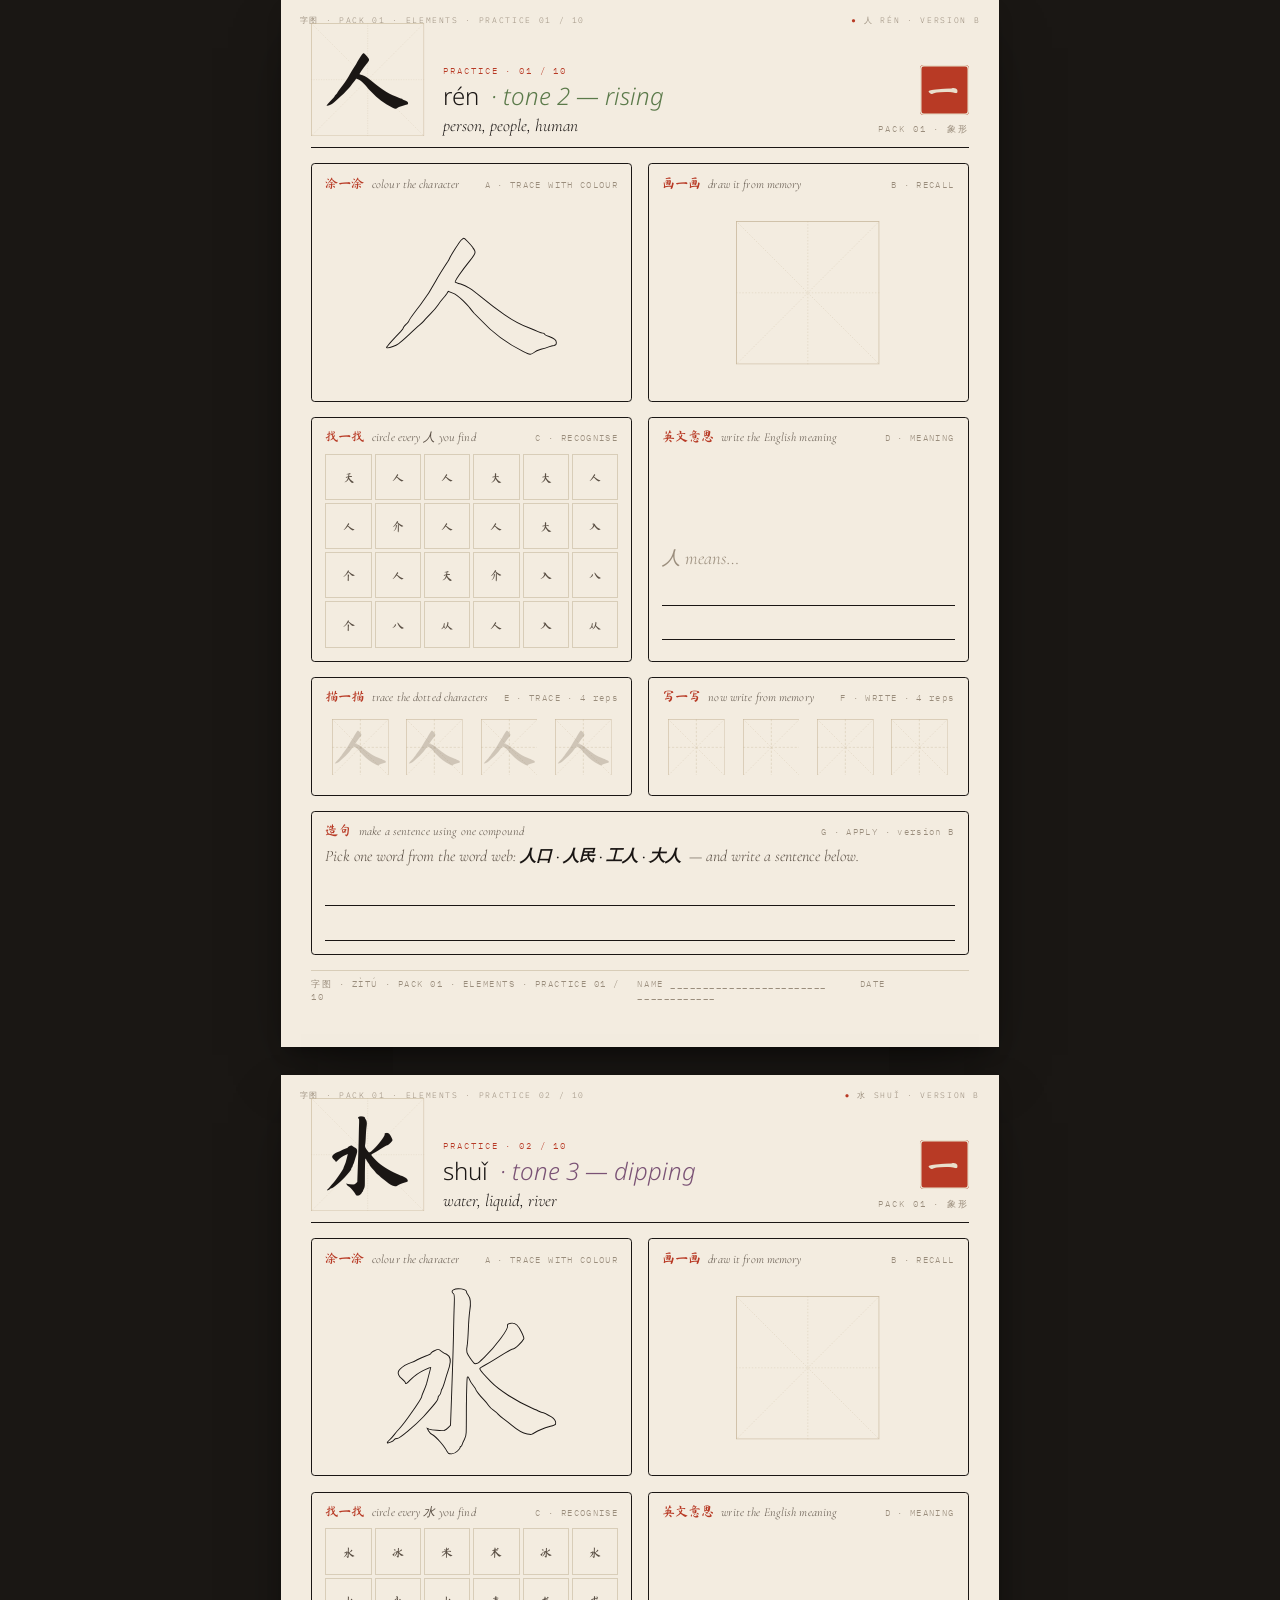
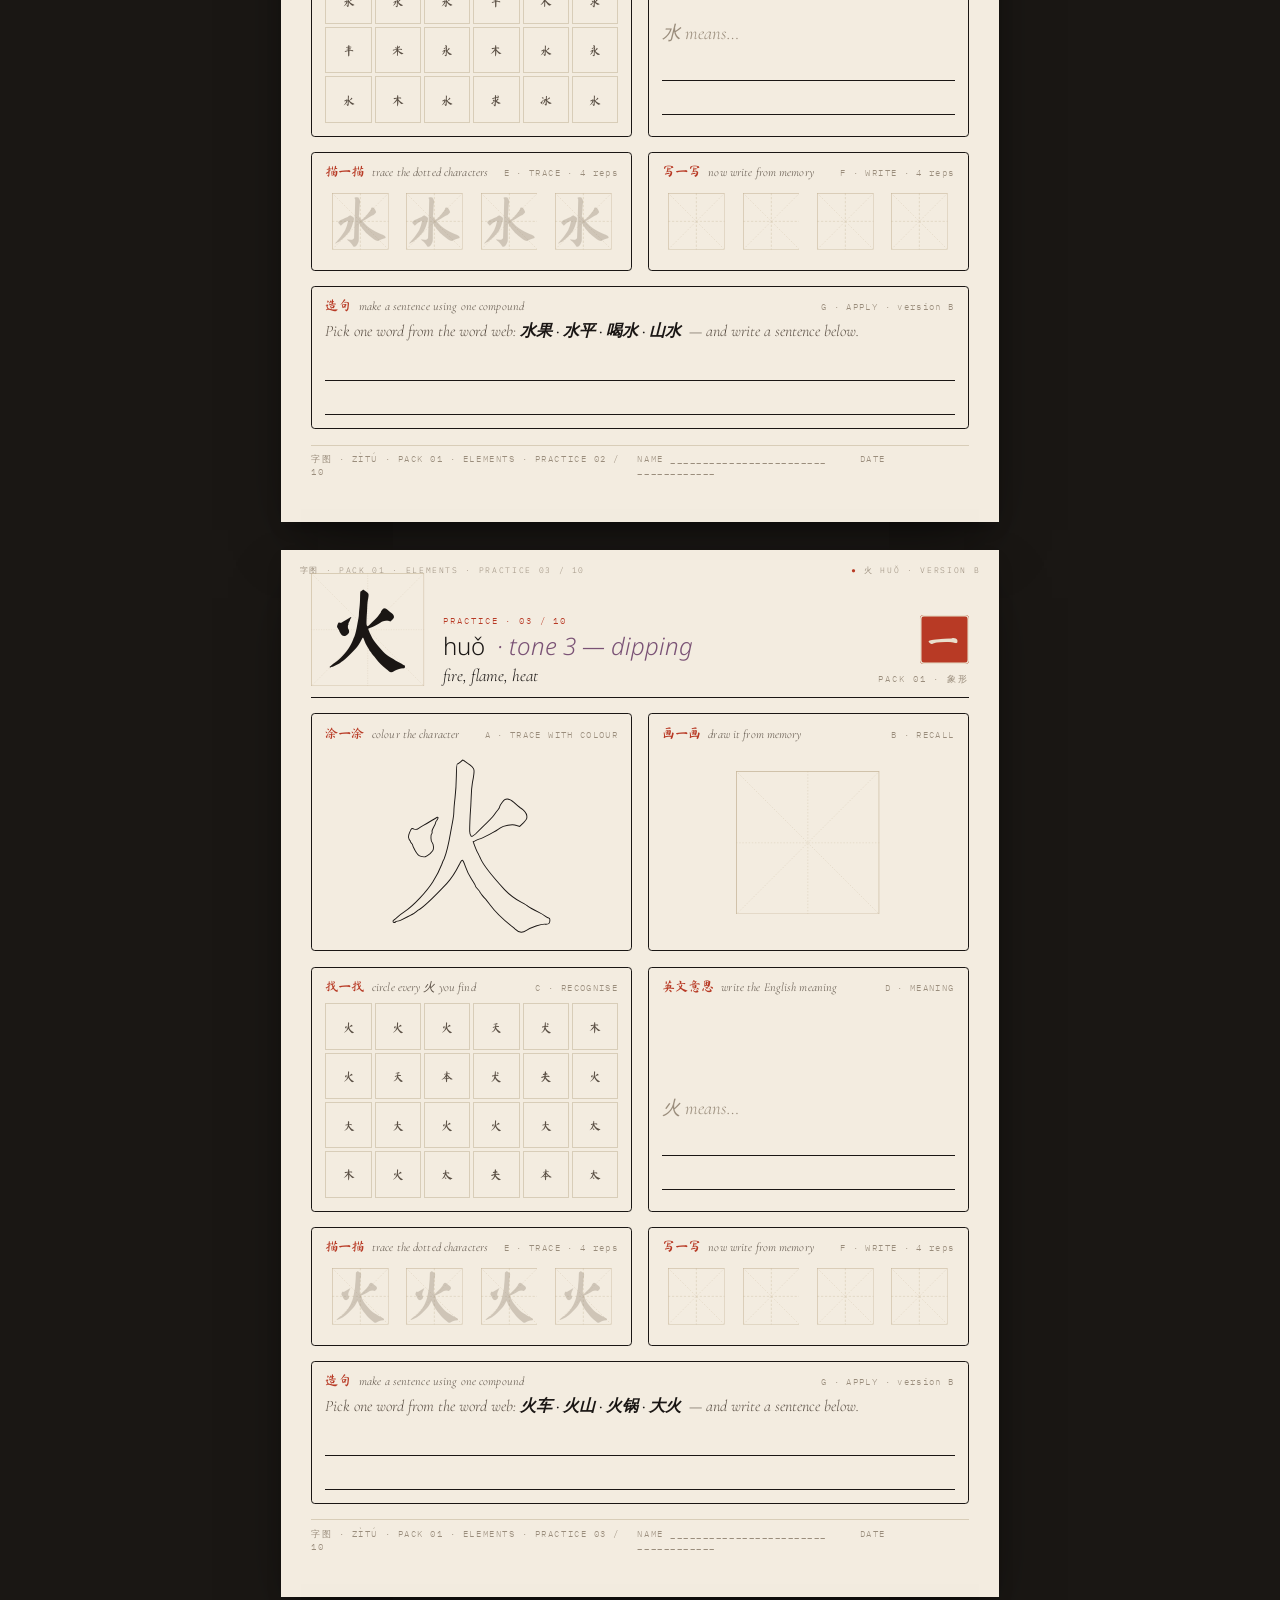
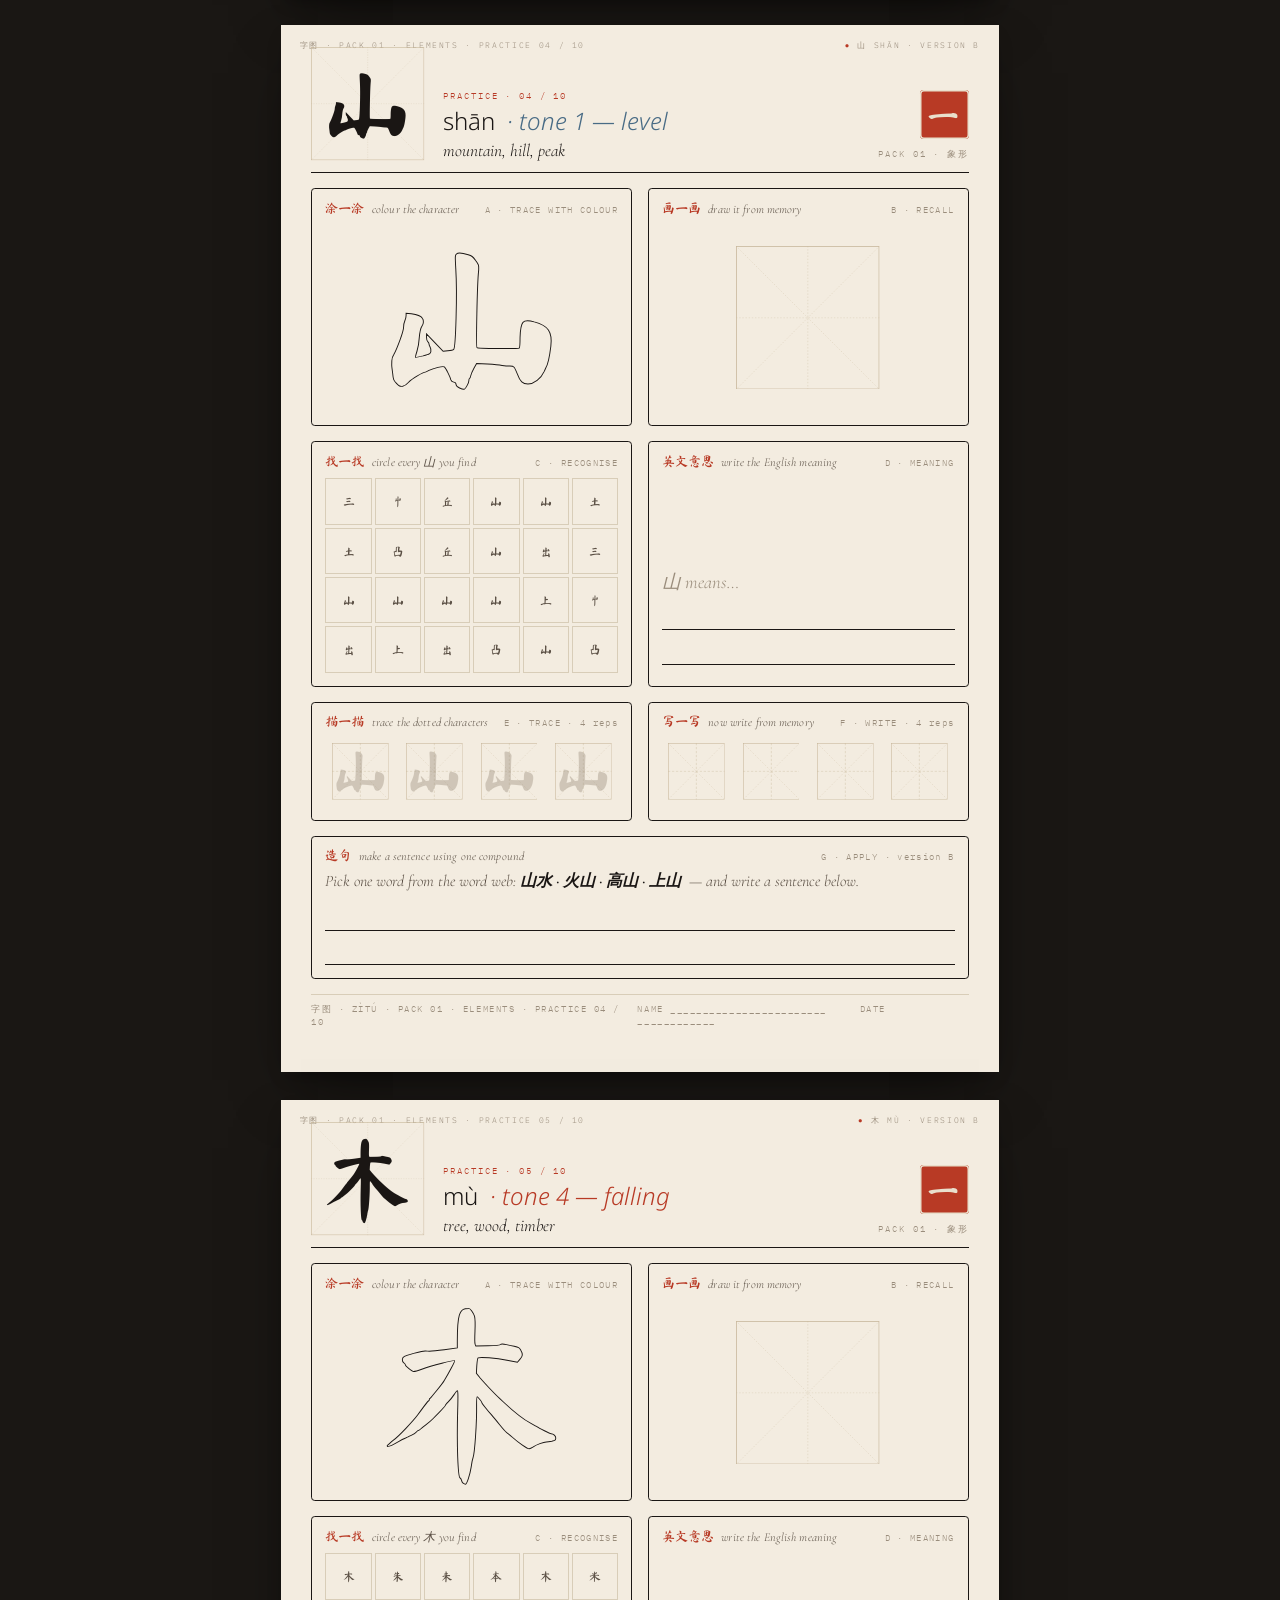
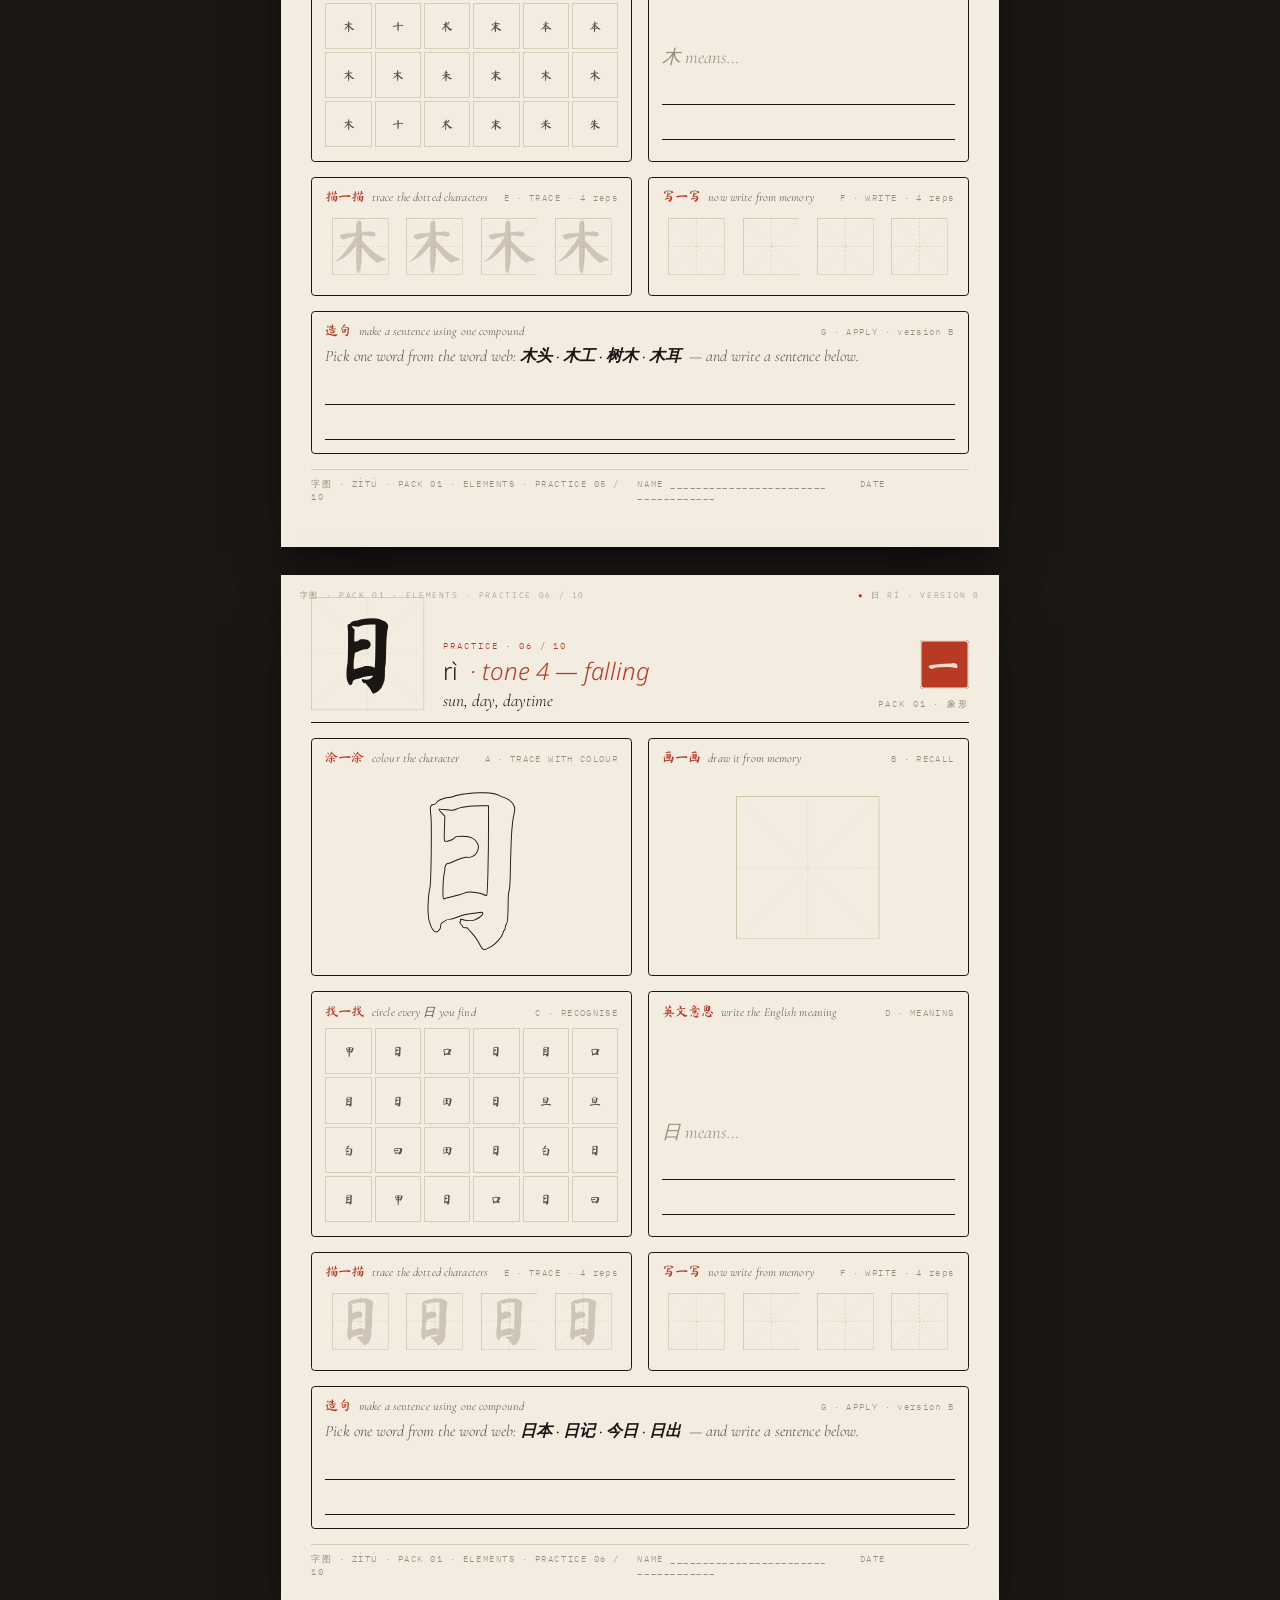
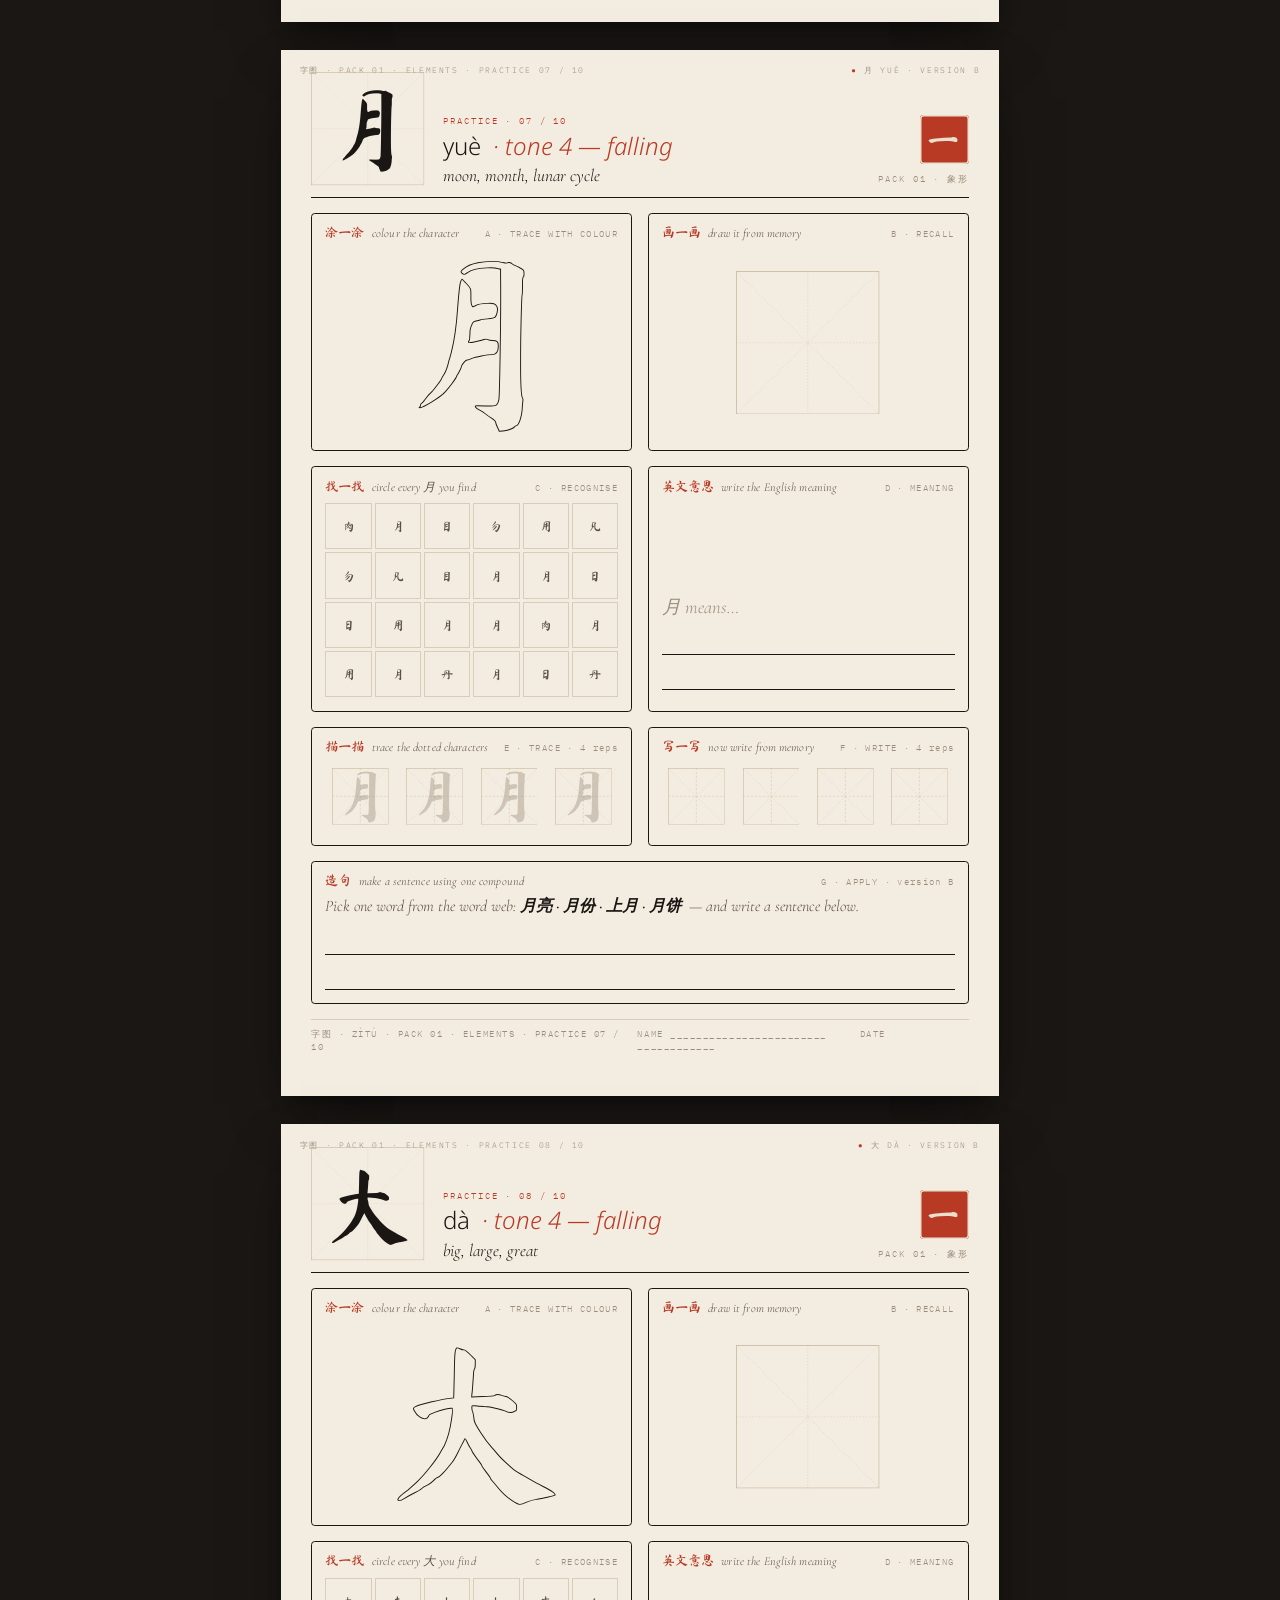
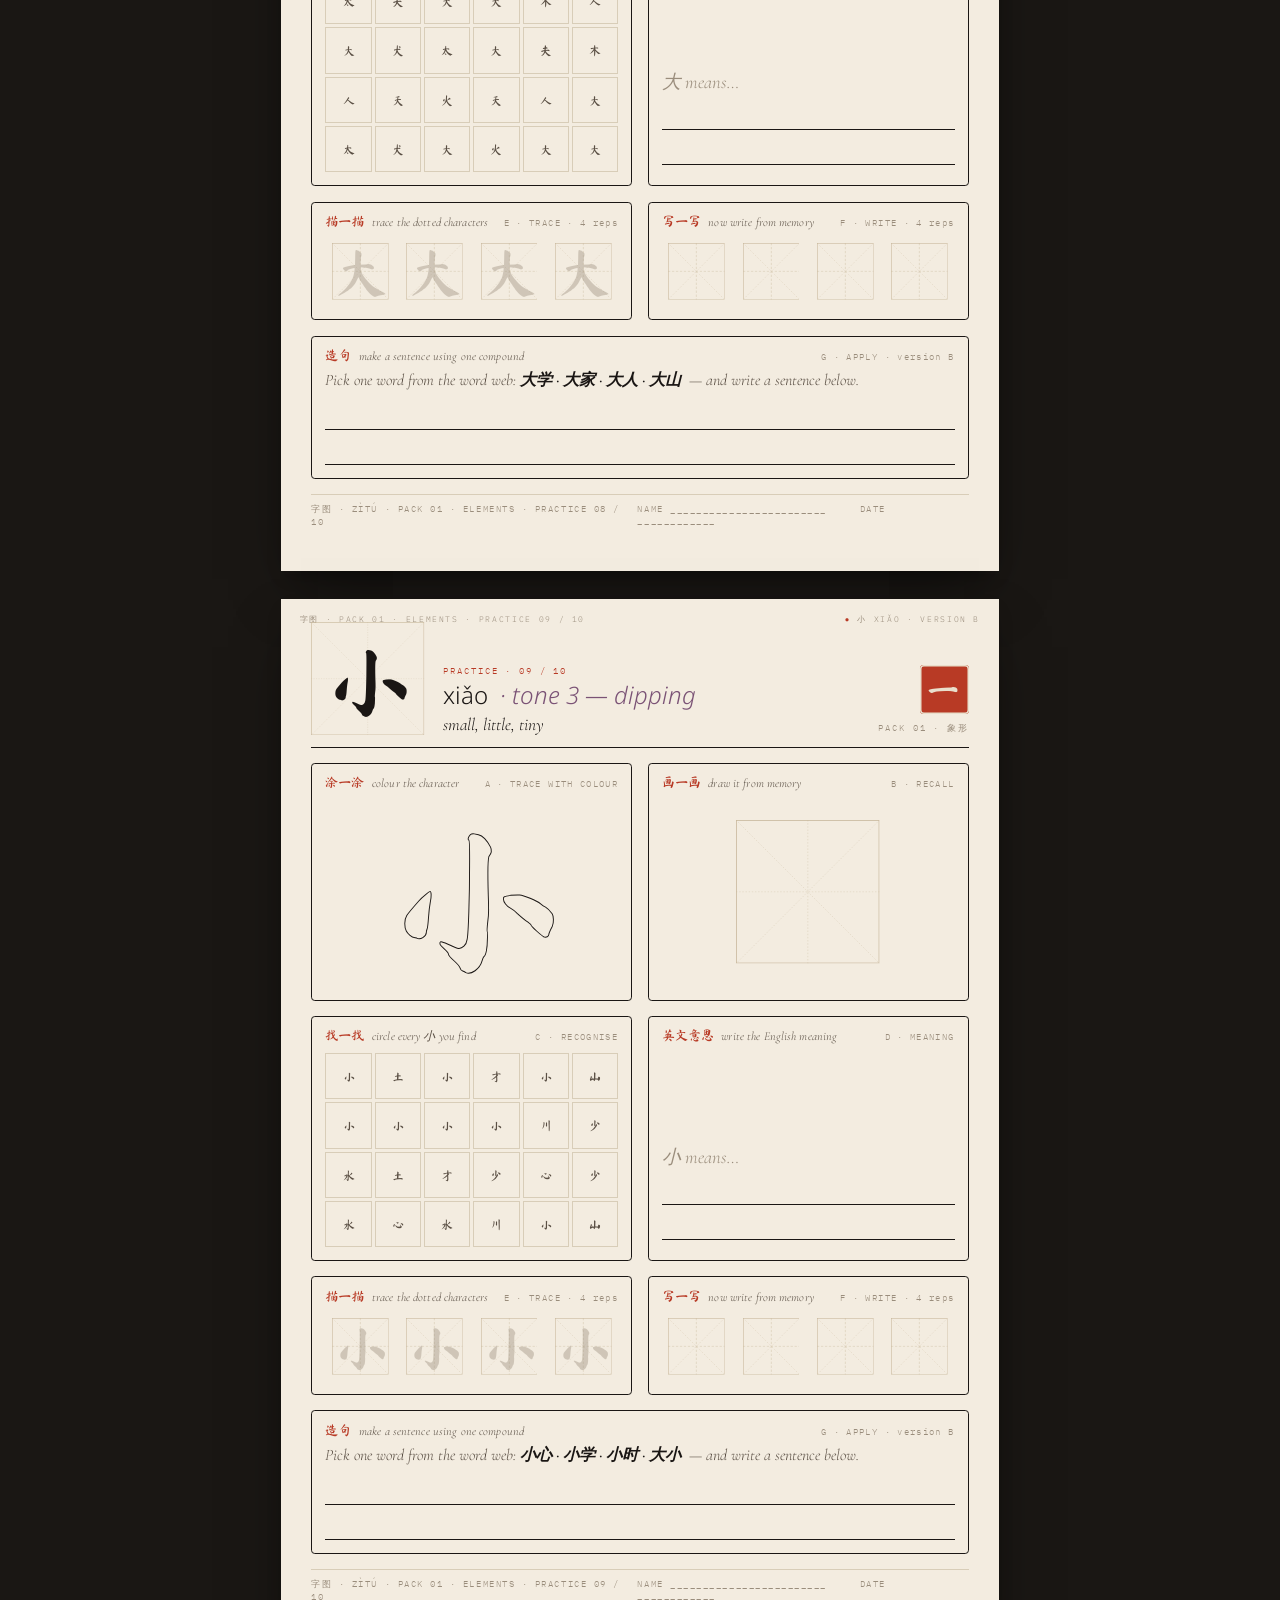
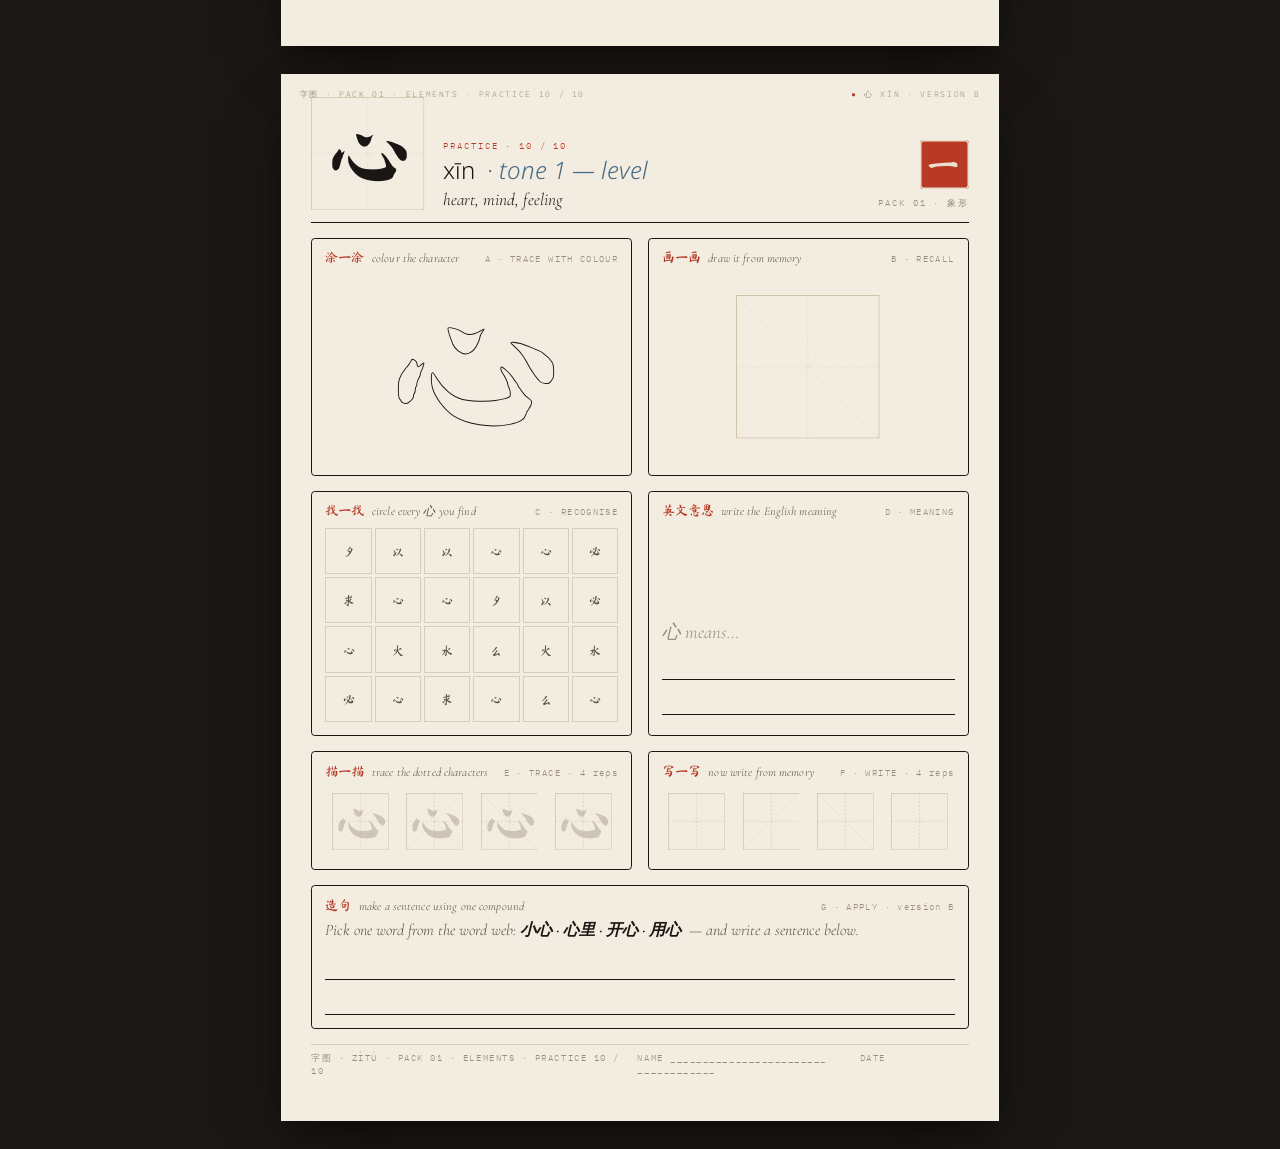
<file: packs/pack-01/practice.html>
<!doctype html>
<html lang="zh">
<head>
<meta charset="utf-8"/>
<title>字图 ZìTú · Pack 01 · Practice</title>
<meta name="viewport" content="width=device-width, initial-scale=1"/>
<link rel="preconnect" href="https://fonts.googleapis.com"/>
<link rel="preconnect" href="https://fonts.gstatic.com" crossorigin/>
<link href="https://fonts.googleapis.com/css2?family=Ma+Shan+Zheng&family=Long+Cang&family=ZCOOL+XiaoWei&family=Noto+Serif+SC:wght@400;700;900&family=Cormorant+Garamond:ital,wght@0,400;0,500;0,600;1,400;1,500&family=DM+Sans:wght@300;400;500;700&family=Noto+Sans:wght@400;500&family=IBM+Plex+Mono:wght@300;400;500&display=swap" rel="stylesheet"/>
<link rel="stylesheet" href="../../system/style.css"/>
</head>
<body>

<svg width="0" height="0" style="position:absolute" aria-hidden="true">
  <defs>
    <!-- standard 米字格 — header ch-block and Zone B -->
    <symbol id="mz" viewBox="0 0 100 100" preserveAspectRatio="none">
      <rect class="frame" x="0.4" y="0.4" width="99.2" height="99.2" fill="none" stroke="#c8b89c" stroke-width="0.55"/>
      <line x1="0" y1="50" x2="100" y2="50" stroke="#c8b89c" stroke-width="0.22" stroke-dasharray="1 1.2"/>
      <line x1="50" y1="0" x2="50" y2="100" stroke="#c8b89c" stroke-width="0.22" stroke-dasharray="1 1.2"/>
      <line x1="0" y1="0" x2="100" y2="100" stroke="#c8b89c" stroke-width="0.22" stroke-dasharray="1 1.2"/>
      <line x1="100" y1="0" x2="0" y2="100" stroke="#c8b89c" stroke-width="0.22" stroke-dasharray="1 1.2"/>
    </symbol>
    <!-- trace-cell 米字格 — print-weight strokes sized to the em-square -->
    <symbol id="mz-trace" viewBox="0 0 100 100" preserveAspectRatio="none">
      <rect x="0.5" y="0.5" width="99" height="99" fill="none" stroke="#c8b89c" stroke-width="1.0"/>
      <line x1="0" y1="50" x2="100" y2="50" stroke="#c8b89c" stroke-width="0.7" stroke-dasharray="4 3"/>
      <line x1="50" y1="0" x2="50" y2="100" stroke="#c8b89c" stroke-width="0.7" stroke-dasharray="4 3"/>
      <line x1="0" y1="0" x2="100" y2="100" stroke="#c8b89c" stroke-width="0.5" stroke-dasharray="3 3"/>
      <line x1="100" y1="0" x2="0" y2="100" stroke="#c8b89c" stroke-width="0.5" stroke-dasharray="3 3"/>
    </symbol>
  </defs>
</svg>


<!--
═══════════════════════════════════════════════════════
  PRACTICE 01 / 10 — 人 rén
═══════════════════════════════════════════════════════
-->
<section class="sheet a4-portrait-solo practice" data-screen-label="01 / 10 Practice 人">
  <div class="sheet-mark">
    <span>字图 · PACK 01 · ELEMENTS · PRACTICE 01 / 10</span>
    <span><span class="pip">●</span> 人 rén · version B</span>
  </div>

  <header class="ph-head">
    <div class="ch-block"><svg class="mizige"><use href="#mz"/></svg><span class="han">人</span></div>
    <div class="meta">
      <div class="lbl">Practice · 01 / 10</div>
      <div class="py">r<span class="tm-2">é</span>n &nbsp;<span style="color:var(--tone-2); font-style:italic; font-size:18pt;">·  tone 2 — rising</span></div>
      <div class="mn"><em>person, people, human</em></div>
    </div>
    <div class="sealcol">
      <div class="stamp">一</div>
      Pack 01 · 象形
    </div>
  </header>

  <section class="zones">

    <!-- Zone A: Colour the guide -->
    <div class="zone">
      <div class="zhd">
        <div class="zlb"><span class="han">涂一涂</span><em>colour the character</em></div>
        <div class="zix">A · TRACE WITH COLOUR</div>
      </div>
      <div class="outline-char">人</div>
    </div>

    <!-- Zone B: Draw from memory -->
    <div class="zone">
      <div class="zhd">
        <div class="zlb"><span class="han">画一画</span><em>draw it from memory</em></div>
        <div class="zix">B · RECALL</div>
      </div>
      <div class="blank-mizige">
        <div class="mz"><svg><use href="#mz"/></svg></div>
      </div>
    </div>

    <!-- Zone C: Find it -->
    <div class="zone">
      <div class="zhd">
        <div class="zlb"><span class="han">找一找</span><em>circle every 人 you find</em></div>
        <div class="zix">C · RECOGNISE</div>
      </div>
      <div class="find-grid">
        <div class="c">天</div><div class="c">人</div><div class="c">人</div><div class="c">大</div><div class="c">大</div><div class="c">人</div><div class="c">人</div><div class="c">介</div><div class="c">人</div><div class="c">人</div><div class="c">大</div><div class="c">入</div><div class="c">个</div><div class="c">人</div><div class="c">天</div><div class="c">介</div><div class="c">入</div><div class="c">八</div><div class="c">个</div><div class="c">八</div><div class="c">从</div><div class="c">人</div><div class="c">入</div><div class="c">从</div>
      </div>
    </div>

    <!-- Zone D: English meaning -->
    <div class="zone">
      <div class="zhd">
        <div class="zlb"><span class="han">英文意思</span><em>write the English meaning</em></div>
        <div class="zix">D · MEANING</div>
      </div>
      <div class="ans-line">
        <div style="font-family:var(--f-display); font-style: italic; font-size: 14pt; color: var(--ink-mute);">人 means…</div>
        <div class="ln"></div>
        <div class="ln"></div>
      </div>
    </div>

    <!-- Zone E: Trace row -->
    <div class="zone">
      <div class="zhd">
        <div class="zlb"><span class="han">描一描</span><em>trace the dotted characters</em></div>
        <div class="zix">E · TRACE · 4 reps</div>
      </div>
      <div class="trace-row">
        
        <div class="cell">
          <div class="char-frame">
            <svg class="cell-grid"><use href="#mz-trace"/></svg>
            <span class="han">人</span>
          </div>
        </div>
        
        <div class="cell">
          <div class="char-frame">
            <svg class="cell-grid"><use href="#mz-trace"/></svg>
            <span class="han">人</span>
          </div>
        </div>
        
        <div class="cell">
          <div class="char-frame">
            <svg class="cell-grid"><use href="#mz-trace"/></svg>
            <span class="han">人</span>
          </div>
        </div>
        
        <div class="cell">
          <div class="char-frame">
            <svg class="cell-grid"><use href="#mz-trace"/></svg>
            <span class="han">人</span>
          </div>
        </div>
        
      </div>
    </div>

    <!-- Zone F: Write row -->
    <div class="zone">
      <div class="zhd">
        <div class="zlb"><span class="han">写一写</span><em>now write from memory</em></div>
        <div class="zix">F · WRITE · 4 reps</div>
      </div>
      <div class="trace-row">
        
        <div class="cell empty">
          <div class="char-frame">
            <svg class="cell-grid"><use href="#mz-trace"/></svg>
          </div>
        </div>
        
        <div class="cell empty">
          <div class="char-frame">
            <svg class="cell-grid"><use href="#mz-trace"/></svg>
          </div>
        </div>
        
        <div class="cell empty">
          <div class="char-frame">
            <svg class="cell-grid"><use href="#mz-trace"/></svg>
          </div>
        </div>
        
        <div class="cell empty">
          <div class="char-frame">
            <svg class="cell-grid"><use href="#mz-trace"/></svg>
          </div>
        </div>
        
      </div>
    </div>

    <!-- Zone G: Sentence writing -->
    <div class="zone full">
      <div class="zhd">
        <div class="zlb"><span class="han">造句</span><em>make a sentence using one compound</em></div>
        <div class="zix">G · APPLY · version B</div>
      </div>
      <div style="font-family:var(--f-display); font-style: italic; font-size: 12pt; color: var(--ink-soft); margin-bottom: 2mm;">
        Pick one word from the word web: <strong style="font-style:italic; color:var(--ink);">人口 · 人民 · 工人 · 大人</strong> &nbsp;— and write a sentence below.
      </div>
      <div class="sentence-line"></div>
      <div class="sentence-line"></div>
    </div>

  </section>

  <footer class="ph-foot">
    <span>字图 · ZìTú · Pack 01 · Elements · Practice 01 / 10</span>
    <span>NAME ________________________ &nbsp;&nbsp;&nbsp; DATE ____________</span>
  </footer>
</section>

<!--
═══════════════════════════════════════════════════════
  PRACTICE 02 / 10 — 水 shuǐ
═══════════════════════════════════════════════════════
-->
<section class="sheet a4-portrait-solo practice" data-screen-label="02 / 10 Practice 水">
  <div class="sheet-mark">
    <span>字图 · PACK 01 · ELEMENTS · PRACTICE 02 / 10</span>
    <span><span class="pip">●</span> 水 shuǐ · version B</span>
  </div>

  <header class="ph-head">
    <div class="ch-block"><svg class="mizige"><use href="#mz"/></svg><span class="han">水</span></div>
    <div class="meta">
      <div class="lbl">Practice · 02 / 10</div>
      <div class="py">shu<span class="tm-3">ǐ</span> &nbsp;<span style="color:var(--tone-3); font-style:italic; font-size:18pt;">·  tone 3 — dipping</span></div>
      <div class="mn"><em>water, liquid, river</em></div>
    </div>
    <div class="sealcol">
      <div class="stamp">一</div>
      Pack 01 · 象形
    </div>
  </header>

  <section class="zones">

    <!-- Zone A: Colour the guide -->
    <div class="zone">
      <div class="zhd">
        <div class="zlb"><span class="han">涂一涂</span><em>colour the character</em></div>
        <div class="zix">A · TRACE WITH COLOUR</div>
      </div>
      <div class="outline-char">水</div>
    </div>

    <!-- Zone B: Draw from memory -->
    <div class="zone">
      <div class="zhd">
        <div class="zlb"><span class="han">画一画</span><em>draw it from memory</em></div>
        <div class="zix">B · RECALL</div>
      </div>
      <div class="blank-mizige">
        <div class="mz"><svg><use href="#mz"/></svg></div>
      </div>
    </div>

    <!-- Zone C: Find it -->
    <div class="zone">
      <div class="zhd">
        <div class="zlb"><span class="han">找一找</span><em>circle every 水 you find</em></div>
        <div class="zix">C · RECOGNISE</div>
      </div>
      <div class="find-grid">
        <div class="c">水</div><div class="c">冰</div><div class="c">米</div><div class="c">术</div><div class="c">冰</div><div class="c">水</div><div class="c">水</div><div class="c">永</div><div class="c">水</div><div class="c">丰</div><div class="c">术</div><div class="c">求</div><div class="c">丰</div><div class="c">米</div><div class="c">永</div><div class="c">木</div><div class="c">水</div><div class="c">永</div><div class="c">水</div><div class="c">木</div><div class="c">水</div><div class="c">求</div><div class="c">冰</div><div class="c">水</div>
      </div>
    </div>

    <!-- Zone D: English meaning -->
    <div class="zone">
      <div class="zhd">
        <div class="zlb"><span class="han">英文意思</span><em>write the English meaning</em></div>
        <div class="zix">D · MEANING</div>
      </div>
      <div class="ans-line">
        <div style="font-family:var(--f-display); font-style: italic; font-size: 14pt; color: var(--ink-mute);">水 means…</div>
        <div class="ln"></div>
        <div class="ln"></div>
      </div>
    </div>

    <!-- Zone E: Trace row -->
    <div class="zone">
      <div class="zhd">
        <div class="zlb"><span class="han">描一描</span><em>trace the dotted characters</em></div>
        <div class="zix">E · TRACE · 4 reps</div>
      </div>
      <div class="trace-row">
        
        <div class="cell">
          <div class="char-frame">
            <svg class="cell-grid"><use href="#mz-trace"/></svg>
            <span class="han">水</span>
          </div>
        </div>
        
        <div class="cell">
          <div class="char-frame">
            <svg class="cell-grid"><use href="#mz-trace"/></svg>
            <span class="han">水</span>
          </div>
        </div>
        
        <div class="cell">
          <div class="char-frame">
            <svg class="cell-grid"><use href="#mz-trace"/></svg>
            <span class="han">水</span>
          </div>
        </div>
        
        <div class="cell">
          <div class="char-frame">
            <svg class="cell-grid"><use href="#mz-trace"/></svg>
            <span class="han">水</span>
          </div>
        </div>
        
      </div>
    </div>

    <!-- Zone F: Write row -->
    <div class="zone">
      <div class="zhd">
        <div class="zlb"><span class="han">写一写</span><em>now write from memory</em></div>
        <div class="zix">F · WRITE · 4 reps</div>
      </div>
      <div class="trace-row">
        
        <div class="cell empty">
          <div class="char-frame">
            <svg class="cell-grid"><use href="#mz-trace"/></svg>
          </div>
        </div>
        
        <div class="cell empty">
          <div class="char-frame">
            <svg class="cell-grid"><use href="#mz-trace"/></svg>
          </div>
        </div>
        
        <div class="cell empty">
          <div class="char-frame">
            <svg class="cell-grid"><use href="#mz-trace"/></svg>
          </div>
        </div>
        
        <div class="cell empty">
          <div class="char-frame">
            <svg class="cell-grid"><use href="#mz-trace"/></svg>
          </div>
        </div>
        
      </div>
    </div>

    <!-- Zone G: Sentence writing -->
    <div class="zone full">
      <div class="zhd">
        <div class="zlb"><span class="han">造句</span><em>make a sentence using one compound</em></div>
        <div class="zix">G · APPLY · version B</div>
      </div>
      <div style="font-family:var(--f-display); font-style: italic; font-size: 12pt; color: var(--ink-soft); margin-bottom: 2mm;">
        Pick one word from the word web: <strong style="font-style:italic; color:var(--ink);">水果 · 水平 · 喝水 · 山水</strong> &nbsp;— and write a sentence below.
      </div>
      <div class="sentence-line"></div>
      <div class="sentence-line"></div>
    </div>

  </section>

  <footer class="ph-foot">
    <span>字图 · ZìTú · Pack 01 · Elements · Practice 02 / 10</span>
    <span>NAME ________________________ &nbsp;&nbsp;&nbsp; DATE ____________</span>
  </footer>
</section>

<!--
═══════════════════════════════════════════════════════
  PRACTICE 03 / 10 — 火 huǒ
═══════════════════════════════════════════════════════
-->
<section class="sheet a4-portrait-solo practice" data-screen-label="03 / 10 Practice 火">
  <div class="sheet-mark">
    <span>字图 · PACK 01 · ELEMENTS · PRACTICE 03 / 10</span>
    <span><span class="pip">●</span> 火 huǒ · version B</span>
  </div>

  <header class="ph-head">
    <div class="ch-block"><svg class="mizige"><use href="#mz"/></svg><span class="han">火</span></div>
    <div class="meta">
      <div class="lbl">Practice · 03 / 10</div>
      <div class="py">hu<span class="tm-3">ǒ</span> &nbsp;<span style="color:var(--tone-3); font-style:italic; font-size:18pt;">·  tone 3 — dipping</span></div>
      <div class="mn"><em>fire, flame, heat</em></div>
    </div>
    <div class="sealcol">
      <div class="stamp">一</div>
      Pack 01 · 象形
    </div>
  </header>

  <section class="zones">

    <!-- Zone A: Colour the guide -->
    <div class="zone">
      <div class="zhd">
        <div class="zlb"><span class="han">涂一涂</span><em>colour the character</em></div>
        <div class="zix">A · TRACE WITH COLOUR</div>
      </div>
      <div class="outline-char">火</div>
    </div>

    <!-- Zone B: Draw from memory -->
    <div class="zone">
      <div class="zhd">
        <div class="zlb"><span class="han">画一画</span><em>draw it from memory</em></div>
        <div class="zix">B · RECALL</div>
      </div>
      <div class="blank-mizige">
        <div class="mz"><svg><use href="#mz"/></svg></div>
      </div>
    </div>

    <!-- Zone C: Find it -->
    <div class="zone">
      <div class="zhd">
        <div class="zlb"><span class="han">找一找</span><em>circle every 火 you find</em></div>
        <div class="zix">C · RECOGNISE</div>
      </div>
      <div class="find-grid">
        <div class="c">火</div><div class="c">火</div><div class="c">火</div><div class="c">天</div><div class="c">犬</div><div class="c">木</div><div class="c">火</div><div class="c">天</div><div class="c">本</div><div class="c">犬</div><div class="c">夫</div><div class="c">火</div><div class="c">大</div><div class="c">大</div><div class="c">火</div><div class="c">火</div><div class="c">大</div><div class="c">太</div><div class="c">木</div><div class="c">火</div><div class="c">太</div><div class="c">夫</div><div class="c">本</div><div class="c">太</div>
      </div>
    </div>

    <!-- Zone D: English meaning -->
    <div class="zone">
      <div class="zhd">
        <div class="zlb"><span class="han">英文意思</span><em>write the English meaning</em></div>
        <div class="zix">D · MEANING</div>
      </div>
      <div class="ans-line">
        <div style="font-family:var(--f-display); font-style: italic; font-size: 14pt; color: var(--ink-mute);">火 means…</div>
        <div class="ln"></div>
        <div class="ln"></div>
      </div>
    </div>

    <!-- Zone E: Trace row -->
    <div class="zone">
      <div class="zhd">
        <div class="zlb"><span class="han">描一描</span><em>trace the dotted characters</em></div>
        <div class="zix">E · TRACE · 4 reps</div>
      </div>
      <div class="trace-row">
        
        <div class="cell">
          <div class="char-frame">
            <svg class="cell-grid"><use href="#mz-trace"/></svg>
            <span class="han">火</span>
          </div>
        </div>
        
        <div class="cell">
          <div class="char-frame">
            <svg class="cell-grid"><use href="#mz-trace"/></svg>
            <span class="han">火</span>
          </div>
        </div>
        
        <div class="cell">
          <div class="char-frame">
            <svg class="cell-grid"><use href="#mz-trace"/></svg>
            <span class="han">火</span>
          </div>
        </div>
        
        <div class="cell">
          <div class="char-frame">
            <svg class="cell-grid"><use href="#mz-trace"/></svg>
            <span class="han">火</span>
          </div>
        </div>
        
      </div>
    </div>

    <!-- Zone F: Write row -->
    <div class="zone">
      <div class="zhd">
        <div class="zlb"><span class="han">写一写</span><em>now write from memory</em></div>
        <div class="zix">F · WRITE · 4 reps</div>
      </div>
      <div class="trace-row">
        
        <div class="cell empty">
          <div class="char-frame">
            <svg class="cell-grid"><use href="#mz-trace"/></svg>
          </div>
        </div>
        
        <div class="cell empty">
          <div class="char-frame">
            <svg class="cell-grid"><use href="#mz-trace"/></svg>
          </div>
        </div>
        
        <div class="cell empty">
          <div class="char-frame">
            <svg class="cell-grid"><use href="#mz-trace"/></svg>
          </div>
        </div>
        
        <div class="cell empty">
          <div class="char-frame">
            <svg class="cell-grid"><use href="#mz-trace"/></svg>
          </div>
        </div>
        
      </div>
    </div>

    <!-- Zone G: Sentence writing -->
    <div class="zone full">
      <div class="zhd">
        <div class="zlb"><span class="han">造句</span><em>make a sentence using one compound</em></div>
        <div class="zix">G · APPLY · version B</div>
      </div>
      <div style="font-family:var(--f-display); font-style: italic; font-size: 12pt; color: var(--ink-soft); margin-bottom: 2mm;">
        Pick one word from the word web: <strong style="font-style:italic; color:var(--ink);">火车 · 火山 · 火锅 · 大火</strong> &nbsp;— and write a sentence below.
      </div>
      <div class="sentence-line"></div>
      <div class="sentence-line"></div>
    </div>

  </section>

  <footer class="ph-foot">
    <span>字图 · ZìTú · Pack 01 · Elements · Practice 03 / 10</span>
    <span>NAME ________________________ &nbsp;&nbsp;&nbsp; DATE ____________</span>
  </footer>
</section>

<!--
═══════════════════════════════════════════════════════
  PRACTICE 04 / 10 — 山 shān
═══════════════════════════════════════════════════════
-->
<section class="sheet a4-portrait-solo practice" data-screen-label="04 / 10 Practice 山">
  <div class="sheet-mark">
    <span>字图 · PACK 01 · ELEMENTS · PRACTICE 04 / 10</span>
    <span><span class="pip">●</span> 山 shān · version B</span>
  </div>

  <header class="ph-head">
    <div class="ch-block"><svg class="mizige"><use href="#mz"/></svg><span class="han">山</span></div>
    <div class="meta">
      <div class="lbl">Practice · 04 / 10</div>
      <div class="py">sh<span class="tm-1">ā</span>n &nbsp;<span style="color:var(--tone-1); font-style:italic; font-size:18pt;">·  tone 1 — level</span></div>
      <div class="mn"><em>mountain, hill, peak</em></div>
    </div>
    <div class="sealcol">
      <div class="stamp">一</div>
      Pack 01 · 象形
    </div>
  </header>

  <section class="zones">

    <!-- Zone A: Colour the guide -->
    <div class="zone">
      <div class="zhd">
        <div class="zlb"><span class="han">涂一涂</span><em>colour the character</em></div>
        <div class="zix">A · TRACE WITH COLOUR</div>
      </div>
      <div class="outline-char">山</div>
    </div>

    <!-- Zone B: Draw from memory -->
    <div class="zone">
      <div class="zhd">
        <div class="zlb"><span class="han">画一画</span><em>draw it from memory</em></div>
        <div class="zix">B · RECALL</div>
      </div>
      <div class="blank-mizige">
        <div class="mz"><svg><use href="#mz"/></svg></div>
      </div>
    </div>

    <!-- Zone C: Find it -->
    <div class="zone">
      <div class="zhd">
        <div class="zlb"><span class="han">找一找</span><em>circle every 山 you find</em></div>
        <div class="zix">C · RECOGNISE</div>
      </div>
      <div class="find-grid">
        <div class="c">三</div><div class="c">屮</div><div class="c">丘</div><div class="c">山</div><div class="c">山</div><div class="c">土</div><div class="c">土</div><div class="c">凸</div><div class="c">丘</div><div class="c">山</div><div class="c">出</div><div class="c">三</div><div class="c">山</div><div class="c">山</div><div class="c">山</div><div class="c">山</div><div class="c">上</div><div class="c">屮</div><div class="c">出</div><div class="c">上</div><div class="c">出</div><div class="c">凸</div><div class="c">山</div><div class="c">凸</div>
      </div>
    </div>

    <!-- Zone D: English meaning -->
    <div class="zone">
      <div class="zhd">
        <div class="zlb"><span class="han">英文意思</span><em>write the English meaning</em></div>
        <div class="zix">D · MEANING</div>
      </div>
      <div class="ans-line">
        <div style="font-family:var(--f-display); font-style: italic; font-size: 14pt; color: var(--ink-mute);">山 means…</div>
        <div class="ln"></div>
        <div class="ln"></div>
      </div>
    </div>

    <!-- Zone E: Trace row -->
    <div class="zone">
      <div class="zhd">
        <div class="zlb"><span class="han">描一描</span><em>trace the dotted characters</em></div>
        <div class="zix">E · TRACE · 4 reps</div>
      </div>
      <div class="trace-row">
        
        <div class="cell">
          <div class="char-frame">
            <svg class="cell-grid"><use href="#mz-trace"/></svg>
            <span class="han">山</span>
          </div>
        </div>
        
        <div class="cell">
          <div class="char-frame">
            <svg class="cell-grid"><use href="#mz-trace"/></svg>
            <span class="han">山</span>
          </div>
        </div>
        
        <div class="cell">
          <div class="char-frame">
            <svg class="cell-grid"><use href="#mz-trace"/></svg>
            <span class="han">山</span>
          </div>
        </div>
        
        <div class="cell">
          <div class="char-frame">
            <svg class="cell-grid"><use href="#mz-trace"/></svg>
            <span class="han">山</span>
          </div>
        </div>
        
      </div>
    </div>

    <!-- Zone F: Write row -->
    <div class="zone">
      <div class="zhd">
        <div class="zlb"><span class="han">写一写</span><em>now write from memory</em></div>
        <div class="zix">F · WRITE · 4 reps</div>
      </div>
      <div class="trace-row">
        
        <div class="cell empty">
          <div class="char-frame">
            <svg class="cell-grid"><use href="#mz-trace"/></svg>
          </div>
        </div>
        
        <div class="cell empty">
          <div class="char-frame">
            <svg class="cell-grid"><use href="#mz-trace"/></svg>
          </div>
        </div>
        
        <div class="cell empty">
          <div class="char-frame">
            <svg class="cell-grid"><use href="#mz-trace"/></svg>
          </div>
        </div>
        
        <div class="cell empty">
          <div class="char-frame">
            <svg class="cell-grid"><use href="#mz-trace"/></svg>
          </div>
        </div>
        
      </div>
    </div>

    <!-- Zone G: Sentence writing -->
    <div class="zone full">
      <div class="zhd">
        <div class="zlb"><span class="han">造句</span><em>make a sentence using one compound</em></div>
        <div class="zix">G · APPLY · version B</div>
      </div>
      <div style="font-family:var(--f-display); font-style: italic; font-size: 12pt; color: var(--ink-soft); margin-bottom: 2mm;">
        Pick one word from the word web: <strong style="font-style:italic; color:var(--ink);">山水 · 火山 · 高山 · 上山</strong> &nbsp;— and write a sentence below.
      </div>
      <div class="sentence-line"></div>
      <div class="sentence-line"></div>
    </div>

  </section>

  <footer class="ph-foot">
    <span>字图 · ZìTú · Pack 01 · Elements · Practice 04 / 10</span>
    <span>NAME ________________________ &nbsp;&nbsp;&nbsp; DATE ____________</span>
  </footer>
</section>

<!--
═══════════════════════════════════════════════════════
  PRACTICE 05 / 10 — 木 mù
═══════════════════════════════════════════════════════
-->
<section class="sheet a4-portrait-solo practice" data-screen-label="05 / 10 Practice 木">
  <div class="sheet-mark">
    <span>字图 · PACK 01 · ELEMENTS · PRACTICE 05 / 10</span>
    <span><span class="pip">●</span> 木 mù · version B</span>
  </div>

  <header class="ph-head">
    <div class="ch-block"><svg class="mizige"><use href="#mz"/></svg><span class="han">木</span></div>
    <div class="meta">
      <div class="lbl">Practice · 05 / 10</div>
      <div class="py">m<span class="tm-4">ù</span> &nbsp;<span style="color:var(--tone-4); font-style:italic; font-size:18pt;">·  tone 4 — falling</span></div>
      <div class="mn"><em>tree, wood, timber</em></div>
    </div>
    <div class="sealcol">
      <div class="stamp">一</div>
      Pack 01 · 象形
    </div>
  </header>

  <section class="zones">

    <!-- Zone A: Colour the guide -->
    <div class="zone">
      <div class="zhd">
        <div class="zlb"><span class="han">涂一涂</span><em>colour the character</em></div>
        <div class="zix">A · TRACE WITH COLOUR</div>
      </div>
      <div class="outline-char">木</div>
    </div>

    <!-- Zone B: Draw from memory -->
    <div class="zone">
      <div class="zhd">
        <div class="zlb"><span class="han">画一画</span><em>draw it from memory</em></div>
        <div class="zix">B · RECALL</div>
      </div>
      <div class="blank-mizige">
        <div class="mz"><svg><use href="#mz"/></svg></div>
      </div>
    </div>

    <!-- Zone C: Find it -->
    <div class="zone">
      <div class="zhd">
        <div class="zlb"><span class="han">找一找</span><em>circle every 木 you find</em></div>
        <div class="zix">C · RECOGNISE</div>
      </div>
      <div class="find-grid">
        <div class="c">木</div><div class="c">朱</div><div class="c">未</div><div class="c">本</div><div class="c">木</div><div class="c">米</div><div class="c">木</div><div class="c">十</div><div class="c">术</div><div class="c">末</div><div class="c">本</div><div class="c">本</div><div class="c">木</div><div class="c">木</div><div class="c">未</div><div class="c">末</div><div class="c">木</div><div class="c">木</div><div class="c">木</div><div class="c">十</div><div class="c">术</div><div class="c">末</div><div class="c">米</div><div class="c">朱</div>
      </div>
    </div>

    <!-- Zone D: English meaning -->
    <div class="zone">
      <div class="zhd">
        <div class="zlb"><span class="han">英文意思</span><em>write the English meaning</em></div>
        <div class="zix">D · MEANING</div>
      </div>
      <div class="ans-line">
        <div style="font-family:var(--f-display); font-style: italic; font-size: 14pt; color: var(--ink-mute);">木 means…</div>
        <div class="ln"></div>
        <div class="ln"></div>
      </div>
    </div>

    <!-- Zone E: Trace row -->
    <div class="zone">
      <div class="zhd">
        <div class="zlb"><span class="han">描一描</span><em>trace the dotted characters</em></div>
        <div class="zix">E · TRACE · 4 reps</div>
      </div>
      <div class="trace-row">
        
        <div class="cell">
          <div class="char-frame">
            <svg class="cell-grid"><use href="#mz-trace"/></svg>
            <span class="han">木</span>
          </div>
        </div>
        
        <div class="cell">
          <div class="char-frame">
            <svg class="cell-grid"><use href="#mz-trace"/></svg>
            <span class="han">木</span>
          </div>
        </div>
        
        <div class="cell">
          <div class="char-frame">
            <svg class="cell-grid"><use href="#mz-trace"/></svg>
            <span class="han">木</span>
          </div>
        </div>
        
        <div class="cell">
          <div class="char-frame">
            <svg class="cell-grid"><use href="#mz-trace"/></svg>
            <span class="han">木</span>
          </div>
        </div>
        
      </div>
    </div>

    <!-- Zone F: Write row -->
    <div class="zone">
      <div class="zhd">
        <div class="zlb"><span class="han">写一写</span><em>now write from memory</em></div>
        <div class="zix">F · WRITE · 4 reps</div>
      </div>
      <div class="trace-row">
        
        <div class="cell empty">
          <div class="char-frame">
            <svg class="cell-grid"><use href="#mz-trace"/></svg>
          </div>
        </div>
        
        <div class="cell empty">
          <div class="char-frame">
            <svg class="cell-grid"><use href="#mz-trace"/></svg>
          </div>
        </div>
        
        <div class="cell empty">
          <div class="char-frame">
            <svg class="cell-grid"><use href="#mz-trace"/></svg>
          </div>
        </div>
        
        <div class="cell empty">
          <div class="char-frame">
            <svg class="cell-grid"><use href="#mz-trace"/></svg>
          </div>
        </div>
        
      </div>
    </div>

    <!-- Zone G: Sentence writing -->
    <div class="zone full">
      <div class="zhd">
        <div class="zlb"><span class="han">造句</span><em>make a sentence using one compound</em></div>
        <div class="zix">G · APPLY · version B</div>
      </div>
      <div style="font-family:var(--f-display); font-style: italic; font-size: 12pt; color: var(--ink-soft); margin-bottom: 2mm;">
        Pick one word from the word web: <strong style="font-style:italic; color:var(--ink);">木头 · 木工 · 树木 · 木耳</strong> &nbsp;— and write a sentence below.
      </div>
      <div class="sentence-line"></div>
      <div class="sentence-line"></div>
    </div>

  </section>

  <footer class="ph-foot">
    <span>字图 · ZìTú · Pack 01 · Elements · Practice 05 / 10</span>
    <span>NAME ________________________ &nbsp;&nbsp;&nbsp; DATE ____________</span>
  </footer>
</section>

<!--
═══════════════════════════════════════════════════════
  PRACTICE 06 / 10 — 日 rì
═══════════════════════════════════════════════════════
-->
<section class="sheet a4-portrait-solo practice" data-screen-label="06 / 10 Practice 日">
  <div class="sheet-mark">
    <span>字图 · PACK 01 · ELEMENTS · PRACTICE 06 / 10</span>
    <span><span class="pip">●</span> 日 rì · version B</span>
  </div>

  <header class="ph-head">
    <div class="ch-block"><svg class="mizige"><use href="#mz"/></svg><span class="han">日</span></div>
    <div class="meta">
      <div class="lbl">Practice · 06 / 10</div>
      <div class="py">r<span class="tm-4">ì</span> &nbsp;<span style="color:var(--tone-4); font-style:italic; font-size:18pt;">·  tone 4 — falling</span></div>
      <div class="mn"><em>sun, day, daytime</em></div>
    </div>
    <div class="sealcol">
      <div class="stamp">一</div>
      Pack 01 · 象形
    </div>
  </header>

  <section class="zones">

    <!-- Zone A: Colour the guide -->
    <div class="zone">
      <div class="zhd">
        <div class="zlb"><span class="han">涂一涂</span><em>colour the character</em></div>
        <div class="zix">A · TRACE WITH COLOUR</div>
      </div>
      <div class="outline-char">日</div>
    </div>

    <!-- Zone B: Draw from memory -->
    <div class="zone">
      <div class="zhd">
        <div class="zlb"><span class="han">画一画</span><em>draw it from memory</em></div>
        <div class="zix">B · RECALL</div>
      </div>
      <div class="blank-mizige">
        <div class="mz"><svg><use href="#mz"/></svg></div>
      </div>
    </div>

    <!-- Zone C: Find it -->
    <div class="zone">
      <div class="zhd">
        <div class="zlb"><span class="han">找一找</span><em>circle every 日 you find</em></div>
        <div class="zix">C · RECOGNISE</div>
      </div>
      <div class="find-grid">
        <div class="c">甲</div><div class="c">日</div><div class="c">口</div><div class="c">日</div><div class="c">目</div><div class="c">口</div><div class="c">目</div><div class="c">日</div><div class="c">田</div><div class="c">日</div><div class="c">旦</div><div class="c">旦</div><div class="c">白</div><div class="c">曰</div><div class="c">田</div><div class="c">日</div><div class="c">白</div><div class="c">日</div><div class="c">目</div><div class="c">甲</div><div class="c">日</div><div class="c">口</div><div class="c">日</div><div class="c">曰</div>
      </div>
    </div>

    <!-- Zone D: English meaning -->
    <div class="zone">
      <div class="zhd">
        <div class="zlb"><span class="han">英文意思</span><em>write the English meaning</em></div>
        <div class="zix">D · MEANING</div>
      </div>
      <div class="ans-line">
        <div style="font-family:var(--f-display); font-style: italic; font-size: 14pt; color: var(--ink-mute);">日 means…</div>
        <div class="ln"></div>
        <div class="ln"></div>
      </div>
    </div>

    <!-- Zone E: Trace row -->
    <div class="zone">
      <div class="zhd">
        <div class="zlb"><span class="han">描一描</span><em>trace the dotted characters</em></div>
        <div class="zix">E · TRACE · 4 reps</div>
      </div>
      <div class="trace-row">
        
        <div class="cell">
          <div class="char-frame">
            <svg class="cell-grid"><use href="#mz-trace"/></svg>
            <span class="han">日</span>
          </div>
        </div>
        
        <div class="cell">
          <div class="char-frame">
            <svg class="cell-grid"><use href="#mz-trace"/></svg>
            <span class="han">日</span>
          </div>
        </div>
        
        <div class="cell">
          <div class="char-frame">
            <svg class="cell-grid"><use href="#mz-trace"/></svg>
            <span class="han">日</span>
          </div>
        </div>
        
        <div class="cell">
          <div class="char-frame">
            <svg class="cell-grid"><use href="#mz-trace"/></svg>
            <span class="han">日</span>
          </div>
        </div>
        
      </div>
    </div>

    <!-- Zone F: Write row -->
    <div class="zone">
      <div class="zhd">
        <div class="zlb"><span class="han">写一写</span><em>now write from memory</em></div>
        <div class="zix">F · WRITE · 4 reps</div>
      </div>
      <div class="trace-row">
        
        <div class="cell empty">
          <div class="char-frame">
            <svg class="cell-grid"><use href="#mz-trace"/></svg>
          </div>
        </div>
        
        <div class="cell empty">
          <div class="char-frame">
            <svg class="cell-grid"><use href="#mz-trace"/></svg>
          </div>
        </div>
        
        <div class="cell empty">
          <div class="char-frame">
            <svg class="cell-grid"><use href="#mz-trace"/></svg>
          </div>
        </div>
        
        <div class="cell empty">
          <div class="char-frame">
            <svg class="cell-grid"><use href="#mz-trace"/></svg>
          </div>
        </div>
        
      </div>
    </div>

    <!-- Zone G: Sentence writing -->
    <div class="zone full">
      <div class="zhd">
        <div class="zlb"><span class="han">造句</span><em>make a sentence using one compound</em></div>
        <div class="zix">G · APPLY · version B</div>
      </div>
      <div style="font-family:var(--f-display); font-style: italic; font-size: 12pt; color: var(--ink-soft); margin-bottom: 2mm;">
        Pick one word from the word web: <strong style="font-style:italic; color:var(--ink);">日本 · 日记 · 今日 · 日出</strong> &nbsp;— and write a sentence below.
      </div>
      <div class="sentence-line"></div>
      <div class="sentence-line"></div>
    </div>

  </section>

  <footer class="ph-foot">
    <span>字图 · ZìTú · Pack 01 · Elements · Practice 06 / 10</span>
    <span>NAME ________________________ &nbsp;&nbsp;&nbsp; DATE ____________</span>
  </footer>
</section>

<!--
═══════════════════════════════════════════════════════
  PRACTICE 07 / 10 — 月 yuè
═══════════════════════════════════════════════════════
-->
<section class="sheet a4-portrait-solo practice" data-screen-label="07 / 10 Practice 月">
  <div class="sheet-mark">
    <span>字图 · PACK 01 · ELEMENTS · PRACTICE 07 / 10</span>
    <span><span class="pip">●</span> 月 yuè · version B</span>
  </div>

  <header class="ph-head">
    <div class="ch-block"><svg class="mizige"><use href="#mz"/></svg><span class="han">月</span></div>
    <div class="meta">
      <div class="lbl">Practice · 07 / 10</div>
      <div class="py">yu<span class="tm-4">è</span> &nbsp;<span style="color:var(--tone-4); font-style:italic; font-size:18pt;">·  tone 4 — falling</span></div>
      <div class="mn"><em>moon, month, lunar cycle</em></div>
    </div>
    <div class="sealcol">
      <div class="stamp">一</div>
      Pack 01 · 象形
    </div>
  </header>

  <section class="zones">

    <!-- Zone A: Colour the guide -->
    <div class="zone">
      <div class="zhd">
        <div class="zlb"><span class="han">涂一涂</span><em>colour the character</em></div>
        <div class="zix">A · TRACE WITH COLOUR</div>
      </div>
      <div class="outline-char">月</div>
    </div>

    <!-- Zone B: Draw from memory -->
    <div class="zone">
      <div class="zhd">
        <div class="zlb"><span class="han">画一画</span><em>draw it from memory</em></div>
        <div class="zix">B · RECALL</div>
      </div>
      <div class="blank-mizige">
        <div class="mz"><svg><use href="#mz"/></svg></div>
      </div>
    </div>

    <!-- Zone C: Find it -->
    <div class="zone">
      <div class="zhd">
        <div class="zlb"><span class="han">找一找</span><em>circle every 月 you find</em></div>
        <div class="zix">C · RECOGNISE</div>
      </div>
      <div class="find-grid">
        <div class="c">肉</div><div class="c">月</div><div class="c">目</div><div class="c">勿</div><div class="c">用</div><div class="c">凡</div><div class="c">勿</div><div class="c">凡</div><div class="c">目</div><div class="c">月</div><div class="c">月</div><div class="c">日</div><div class="c">日</div><div class="c">用</div><div class="c">月</div><div class="c">月</div><div class="c">肉</div><div class="c">月</div><div class="c">用</div><div class="c">月</div><div class="c">丹</div><div class="c">月</div><div class="c">日</div><div class="c">丹</div>
      </div>
    </div>

    <!-- Zone D: English meaning -->
    <div class="zone">
      <div class="zhd">
        <div class="zlb"><span class="han">英文意思</span><em>write the English meaning</em></div>
        <div class="zix">D · MEANING</div>
      </div>
      <div class="ans-line">
        <div style="font-family:var(--f-display); font-style: italic; font-size: 14pt; color: var(--ink-mute);">月 means…</div>
        <div class="ln"></div>
        <div class="ln"></div>
      </div>
    </div>

    <!-- Zone E: Trace row -->
    <div class="zone">
      <div class="zhd">
        <div class="zlb"><span class="han">描一描</span><em>trace the dotted characters</em></div>
        <div class="zix">E · TRACE · 4 reps</div>
      </div>
      <div class="trace-row">
        
        <div class="cell">
          <div class="char-frame">
            <svg class="cell-grid"><use href="#mz-trace"/></svg>
            <span class="han">月</span>
          </div>
        </div>
        
        <div class="cell">
          <div class="char-frame">
            <svg class="cell-grid"><use href="#mz-trace"/></svg>
            <span class="han">月</span>
          </div>
        </div>
        
        <div class="cell">
          <div class="char-frame">
            <svg class="cell-grid"><use href="#mz-trace"/></svg>
            <span class="han">月</span>
          </div>
        </div>
        
        <div class="cell">
          <div class="char-frame">
            <svg class="cell-grid"><use href="#mz-trace"/></svg>
            <span class="han">月</span>
          </div>
        </div>
        
      </div>
    </div>

    <!-- Zone F: Write row -->
    <div class="zone">
      <div class="zhd">
        <div class="zlb"><span class="han">写一写</span><em>now write from memory</em></div>
        <div class="zix">F · WRITE · 4 reps</div>
      </div>
      <div class="trace-row">
        
        <div class="cell empty">
          <div class="char-frame">
            <svg class="cell-grid"><use href="#mz-trace"/></svg>
          </div>
        </div>
        
        <div class="cell empty">
          <div class="char-frame">
            <svg class="cell-grid"><use href="#mz-trace"/></svg>
          </div>
        </div>
        
        <div class="cell empty">
          <div class="char-frame">
            <svg class="cell-grid"><use href="#mz-trace"/></svg>
          </div>
        </div>
        
        <div class="cell empty">
          <div class="char-frame">
            <svg class="cell-grid"><use href="#mz-trace"/></svg>
          </div>
        </div>
        
      </div>
    </div>

    <!-- Zone G: Sentence writing -->
    <div class="zone full">
      <div class="zhd">
        <div class="zlb"><span class="han">造句</span><em>make a sentence using one compound</em></div>
        <div class="zix">G · APPLY · version B</div>
      </div>
      <div style="font-family:var(--f-display); font-style: italic; font-size: 12pt; color: var(--ink-soft); margin-bottom: 2mm;">
        Pick one word from the word web: <strong style="font-style:italic; color:var(--ink);">月亮 · 月份 · 上月 · 月饼</strong> &nbsp;— and write a sentence below.
      </div>
      <div class="sentence-line"></div>
      <div class="sentence-line"></div>
    </div>

  </section>

  <footer class="ph-foot">
    <span>字图 · ZìTú · Pack 01 · Elements · Practice 07 / 10</span>
    <span>NAME ________________________ &nbsp;&nbsp;&nbsp; DATE ____________</span>
  </footer>
</section>

<!--
═══════════════════════════════════════════════════════
  PRACTICE 08 / 10 — 大 dà
═══════════════════════════════════════════════════════
-->
<section class="sheet a4-portrait-solo practice" data-screen-label="08 / 10 Practice 大">
  <div class="sheet-mark">
    <span>字图 · PACK 01 · ELEMENTS · PRACTICE 08 / 10</span>
    <span><span class="pip">●</span> 大 dà · version B</span>
  </div>

  <header class="ph-head">
    <div class="ch-block"><svg class="mizige"><use href="#mz"/></svg><span class="han">大</span></div>
    <div class="meta">
      <div class="lbl">Practice · 08 / 10</div>
      <div class="py">d<span class="tm-4">à</span> &nbsp;<span style="color:var(--tone-4); font-style:italic; font-size:18pt;">·  tone 4 — falling</span></div>
      <div class="mn"><em>big, large, great</em></div>
    </div>
    <div class="sealcol">
      <div class="stamp">一</div>
      Pack 01 · 象形
    </div>
  </header>

  <section class="zones">

    <!-- Zone A: Colour the guide -->
    <div class="zone">
      <div class="zhd">
        <div class="zlb"><span class="han">涂一涂</span><em>colour the character</em></div>
        <div class="zix">A · TRACE WITH COLOUR</div>
      </div>
      <div class="outline-char">大</div>
    </div>

    <!-- Zone B: Draw from memory -->
    <div class="zone">
      <div class="zhd">
        <div class="zlb"><span class="han">画一画</span><em>draw it from memory</em></div>
        <div class="zix">B · RECALL</div>
      </div>
      <div class="blank-mizige">
        <div class="mz"><svg><use href="#mz"/></svg></div>
      </div>
    </div>

    <!-- Zone C: Find it -->
    <div class="zone">
      <div class="zhd">
        <div class="zlb"><span class="han">找一找</span><em>circle every 大 you find</em></div>
        <div class="zix">C · RECOGNISE</div>
      </div>
      <div class="find-grid">
        <div class="c">太</div><div class="c">夫</div><div class="c">大</div><div class="c">大</div><div class="c">木</div><div class="c">人</div><div class="c">大</div><div class="c">犬</div><div class="c">太</div><div class="c">大</div><div class="c">夫</div><div class="c">木</div><div class="c">人</div><div class="c">天</div><div class="c">火</div><div class="c">天</div><div class="c">人</div><div class="c">大</div><div class="c">太</div><div class="c">犬</div><div class="c">大</div><div class="c">火</div><div class="c">大</div><div class="c">大</div>
      </div>
    </div>

    <!-- Zone D: English meaning -->
    <div class="zone">
      <div class="zhd">
        <div class="zlb"><span class="han">英文意思</span><em>write the English meaning</em></div>
        <div class="zix">D · MEANING</div>
      </div>
      <div class="ans-line">
        <div style="font-family:var(--f-display); font-style: italic; font-size: 14pt; color: var(--ink-mute);">大 means…</div>
        <div class="ln"></div>
        <div class="ln"></div>
      </div>
    </div>

    <!-- Zone E: Trace row -->
    <div class="zone">
      <div class="zhd">
        <div class="zlb"><span class="han">描一描</span><em>trace the dotted characters</em></div>
        <div class="zix">E · TRACE · 4 reps</div>
      </div>
      <div class="trace-row">
        
        <div class="cell">
          <div class="char-frame">
            <svg class="cell-grid"><use href="#mz-trace"/></svg>
            <span class="han">大</span>
          </div>
        </div>
        
        <div class="cell">
          <div class="char-frame">
            <svg class="cell-grid"><use href="#mz-trace"/></svg>
            <span class="han">大</span>
          </div>
        </div>
        
        <div class="cell">
          <div class="char-frame">
            <svg class="cell-grid"><use href="#mz-trace"/></svg>
            <span class="han">大</span>
          </div>
        </div>
        
        <div class="cell">
          <div class="char-frame">
            <svg class="cell-grid"><use href="#mz-trace"/></svg>
            <span class="han">大</span>
          </div>
        </div>
        
      </div>
    </div>

    <!-- Zone F: Write row -->
    <div class="zone">
      <div class="zhd">
        <div class="zlb"><span class="han">写一写</span><em>now write from memory</em></div>
        <div class="zix">F · WRITE · 4 reps</div>
      </div>
      <div class="trace-row">
        
        <div class="cell empty">
          <div class="char-frame">
            <svg class="cell-grid"><use href="#mz-trace"/></svg>
          </div>
        </div>
        
        <div class="cell empty">
          <div class="char-frame">
            <svg class="cell-grid"><use href="#mz-trace"/></svg>
          </div>
        </div>
        
        <div class="cell empty">
          <div class="char-frame">
            <svg class="cell-grid"><use href="#mz-trace"/></svg>
          </div>
        </div>
        
        <div class="cell empty">
          <div class="char-frame">
            <svg class="cell-grid"><use href="#mz-trace"/></svg>
          </div>
        </div>
        
      </div>
    </div>

    <!-- Zone G: Sentence writing -->
    <div class="zone full">
      <div class="zhd">
        <div class="zlb"><span class="han">造句</span><em>make a sentence using one compound</em></div>
        <div class="zix">G · APPLY · version B</div>
      </div>
      <div style="font-family:var(--f-display); font-style: italic; font-size: 12pt; color: var(--ink-soft); margin-bottom: 2mm;">
        Pick one word from the word web: <strong style="font-style:italic; color:var(--ink);">大学 · 大家 · 大人 · 大山</strong> &nbsp;— and write a sentence below.
      </div>
      <div class="sentence-line"></div>
      <div class="sentence-line"></div>
    </div>

  </section>

  <footer class="ph-foot">
    <span>字图 · ZìTú · Pack 01 · Elements · Practice 08 / 10</span>
    <span>NAME ________________________ &nbsp;&nbsp;&nbsp; DATE ____________</span>
  </footer>
</section>

<!--
═══════════════════════════════════════════════════════
  PRACTICE 09 / 10 — 小 xiǎo
═══════════════════════════════════════════════════════
-->
<section class="sheet a4-portrait-solo practice" data-screen-label="09 / 10 Practice 小">
  <div class="sheet-mark">
    <span>字图 · PACK 01 · ELEMENTS · PRACTICE 09 / 10</span>
    <span><span class="pip">●</span> 小 xiǎo · version B</span>
  </div>

  <header class="ph-head">
    <div class="ch-block"><svg class="mizige"><use href="#mz"/></svg><span class="han">小</span></div>
    <div class="meta">
      <div class="lbl">Practice · 09 / 10</div>
      <div class="py">xi<span class="tm-3">ǎ</span>o &nbsp;<span style="color:var(--tone-3); font-style:italic; font-size:18pt;">·  tone 3 — dipping</span></div>
      <div class="mn"><em>small, little, tiny</em></div>
    </div>
    <div class="sealcol">
      <div class="stamp">一</div>
      Pack 01 · 象形
    </div>
  </header>

  <section class="zones">

    <!-- Zone A: Colour the guide -->
    <div class="zone">
      <div class="zhd">
        <div class="zlb"><span class="han">涂一涂</span><em>colour the character</em></div>
        <div class="zix">A · TRACE WITH COLOUR</div>
      </div>
      <div class="outline-char">小</div>
    </div>

    <!-- Zone B: Draw from memory -->
    <div class="zone">
      <div class="zhd">
        <div class="zlb"><span class="han">画一画</span><em>draw it from memory</em></div>
        <div class="zix">B · RECALL</div>
      </div>
      <div class="blank-mizige">
        <div class="mz"><svg><use href="#mz"/></svg></div>
      </div>
    </div>

    <!-- Zone C: Find it -->
    <div class="zone">
      <div class="zhd">
        <div class="zlb"><span class="han">找一找</span><em>circle every 小 you find</em></div>
        <div class="zix">C · RECOGNISE</div>
      </div>
      <div class="find-grid">
        <div class="c">小</div><div class="c">土</div><div class="c">小</div><div class="c">才</div><div class="c">小</div><div class="c">山</div><div class="c">小</div><div class="c">小</div><div class="c">小</div><div class="c">小</div><div class="c">川</div><div class="c">少</div><div class="c">水</div><div class="c">土</div><div class="c">才</div><div class="c">少</div><div class="c">心</div><div class="c">少</div><div class="c">水</div><div class="c">心</div><div class="c">水</div><div class="c">川</div><div class="c">小</div><div class="c">山</div>
      </div>
    </div>

    <!-- Zone D: English meaning -->
    <div class="zone">
      <div class="zhd">
        <div class="zlb"><span class="han">英文意思</span><em>write the English meaning</em></div>
        <div class="zix">D · MEANING</div>
      </div>
      <div class="ans-line">
        <div style="font-family:var(--f-display); font-style: italic; font-size: 14pt; color: var(--ink-mute);">小 means…</div>
        <div class="ln"></div>
        <div class="ln"></div>
      </div>
    </div>

    <!-- Zone E: Trace row -->
    <div class="zone">
      <div class="zhd">
        <div class="zlb"><span class="han">描一描</span><em>trace the dotted characters</em></div>
        <div class="zix">E · TRACE · 4 reps</div>
      </div>
      <div class="trace-row">
        
        <div class="cell">
          <div class="char-frame">
            <svg class="cell-grid"><use href="#mz-trace"/></svg>
            <span class="han">小</span>
          </div>
        </div>
        
        <div class="cell">
          <div class="char-frame">
            <svg class="cell-grid"><use href="#mz-trace"/></svg>
            <span class="han">小</span>
          </div>
        </div>
        
        <div class="cell">
          <div class="char-frame">
            <svg class="cell-grid"><use href="#mz-trace"/></svg>
            <span class="han">小</span>
          </div>
        </div>
        
        <div class="cell">
          <div class="char-frame">
            <svg class="cell-grid"><use href="#mz-trace"/></svg>
            <span class="han">小</span>
          </div>
        </div>
        
      </div>
    </div>

    <!-- Zone F: Write row -->
    <div class="zone">
      <div class="zhd">
        <div class="zlb"><span class="han">写一写</span><em>now write from memory</em></div>
        <div class="zix">F · WRITE · 4 reps</div>
      </div>
      <div class="trace-row">
        
        <div class="cell empty">
          <div class="char-frame">
            <svg class="cell-grid"><use href="#mz-trace"/></svg>
          </div>
        </div>
        
        <div class="cell empty">
          <div class="char-frame">
            <svg class="cell-grid"><use href="#mz-trace"/></svg>
          </div>
        </div>
        
        <div class="cell empty">
          <div class="char-frame">
            <svg class="cell-grid"><use href="#mz-trace"/></svg>
          </div>
        </div>
        
        <div class="cell empty">
          <div class="char-frame">
            <svg class="cell-grid"><use href="#mz-trace"/></svg>
          </div>
        </div>
        
      </div>
    </div>

    <!-- Zone G: Sentence writing -->
    <div class="zone full">
      <div class="zhd">
        <div class="zlb"><span class="han">造句</span><em>make a sentence using one compound</em></div>
        <div class="zix">G · APPLY · version B</div>
      </div>
      <div style="font-family:var(--f-display); font-style: italic; font-size: 12pt; color: var(--ink-soft); margin-bottom: 2mm;">
        Pick one word from the word web: <strong style="font-style:italic; color:var(--ink);">小心 · 小学 · 小时 · 大小</strong> &nbsp;— and write a sentence below.
      </div>
      <div class="sentence-line"></div>
      <div class="sentence-line"></div>
    </div>

  </section>

  <footer class="ph-foot">
    <span>字图 · ZìTú · Pack 01 · Elements · Practice 09 / 10</span>
    <span>NAME ________________________ &nbsp;&nbsp;&nbsp; DATE ____________</span>
  </footer>
</section>

<!--
═══════════════════════════════════════════════════════
  PRACTICE 10 / 10 — 心 xīn
═══════════════════════════════════════════════════════
-->
<section class="sheet a4-portrait-solo practice" data-screen-label="10 / 10 Practice 心">
  <div class="sheet-mark">
    <span>字图 · PACK 01 · ELEMENTS · PRACTICE 10 / 10</span>
    <span><span class="pip">●</span> 心 xīn · version B</span>
  </div>

  <header class="ph-head">
    <div class="ch-block"><svg class="mizige"><use href="#mz"/></svg><span class="han">心</span></div>
    <div class="meta">
      <div class="lbl">Practice · 10 / 10</div>
      <div class="py">x<span class="tm-1">ī</span>n &nbsp;<span style="color:var(--tone-1); font-style:italic; font-size:18pt;">·  tone 1 — level</span></div>
      <div class="mn"><em>heart, mind, feeling</em></div>
    </div>
    <div class="sealcol">
      <div class="stamp">一</div>
      Pack 01 · 象形
    </div>
  </header>

  <section class="zones">

    <!-- Zone A: Colour the guide -->
    <div class="zone">
      <div class="zhd">
        <div class="zlb"><span class="han">涂一涂</span><em>colour the character</em></div>
        <div class="zix">A · TRACE WITH COLOUR</div>
      </div>
      <div class="outline-char">心</div>
    </div>

    <!-- Zone B: Draw from memory -->
    <div class="zone">
      <div class="zhd">
        <div class="zlb"><span class="han">画一画</span><em>draw it from memory</em></div>
        <div class="zix">B · RECALL</div>
      </div>
      <div class="blank-mizige">
        <div class="mz"><svg><use href="#mz"/></svg></div>
      </div>
    </div>

    <!-- Zone C: Find it -->
    <div class="zone">
      <div class="zhd">
        <div class="zlb"><span class="han">找一找</span><em>circle every 心 you find</em></div>
        <div class="zix">C · RECOGNISE</div>
      </div>
      <div class="find-grid">
        <div class="c">夕</div><div class="c">以</div><div class="c">以</div><div class="c">心</div><div class="c">心</div><div class="c">必</div><div class="c">求</div><div class="c">心</div><div class="c">心</div><div class="c">夕</div><div class="c">以</div><div class="c">必</div><div class="c">心</div><div class="c">火</div><div class="c">水</div><div class="c">么</div><div class="c">火</div><div class="c">水</div><div class="c">必</div><div class="c">心</div><div class="c">求</div><div class="c">心</div><div class="c">么</div><div class="c">心</div>
      </div>
    </div>

    <!-- Zone D: English meaning -->
    <div class="zone">
      <div class="zhd">
        <div class="zlb"><span class="han">英文意思</span><em>write the English meaning</em></div>
        <div class="zix">D · MEANING</div>
      </div>
      <div class="ans-line">
        <div style="font-family:var(--f-display); font-style: italic; font-size: 14pt; color: var(--ink-mute);">心 means…</div>
        <div class="ln"></div>
        <div class="ln"></div>
      </div>
    </div>

    <!-- Zone E: Trace row -->
    <div class="zone">
      <div class="zhd">
        <div class="zlb"><span class="han">描一描</span><em>trace the dotted characters</em></div>
        <div class="zix">E · TRACE · 4 reps</div>
      </div>
      <div class="trace-row">
        
        <div class="cell">
          <div class="char-frame">
            <svg class="cell-grid"><use href="#mz-trace"/></svg>
            <span class="han">心</span>
          </div>
        </div>
        
        <div class="cell">
          <div class="char-frame">
            <svg class="cell-grid"><use href="#mz-trace"/></svg>
            <span class="han">心</span>
          </div>
        </div>
        
        <div class="cell">
          <div class="char-frame">
            <svg class="cell-grid"><use href="#mz-trace"/></svg>
            <span class="han">心</span>
          </div>
        </div>
        
        <div class="cell">
          <div class="char-frame">
            <svg class="cell-grid"><use href="#mz-trace"/></svg>
            <span class="han">心</span>
          </div>
        </div>
        
      </div>
    </div>

    <!-- Zone F: Write row -->
    <div class="zone">
      <div class="zhd">
        <div class="zlb"><span class="han">写一写</span><em>now write from memory</em></div>
        <div class="zix">F · WRITE · 4 reps</div>
      </div>
      <div class="trace-row">
        
        <div class="cell empty">
          <div class="char-frame">
            <svg class="cell-grid"><use href="#mz-trace"/></svg>
          </div>
        </div>
        
        <div class="cell empty">
          <div class="char-frame">
            <svg class="cell-grid"><use href="#mz-trace"/></svg>
          </div>
        </div>
        
        <div class="cell empty">
          <div class="char-frame">
            <svg class="cell-grid"><use href="#mz-trace"/></svg>
          </div>
        </div>
        
        <div class="cell empty">
          <div class="char-frame">
            <svg class="cell-grid"><use href="#mz-trace"/></svg>
          </div>
        </div>
        
      </div>
    </div>

    <!-- Zone G: Sentence writing -->
    <div class="zone full">
      <div class="zhd">
        <div class="zlb"><span class="han">造句</span><em>make a sentence using one compound</em></div>
        <div class="zix">G · APPLY · version B</div>
      </div>
      <div style="font-family:var(--f-display); font-style: italic; font-size: 12pt; color: var(--ink-soft); margin-bottom: 2mm;">
        Pick one word from the word web: <strong style="font-style:italic; color:var(--ink);">小心 · 心里 · 开心 · 用心</strong> &nbsp;— and write a sentence below.
      </div>
      <div class="sentence-line"></div>
      <div class="sentence-line"></div>
    </div>

  </section>

  <footer class="ph-foot">
    <span>字图 · ZìTú · Pack 01 · Elements · Practice 10 / 10</span>
    <span>NAME ________________________ &nbsp;&nbsp;&nbsp; DATE ____________</span>
  </footer>
</section>


</body>
</html>
</file>
<file: system/style.css>
/* ============================================================
   字图 ZìTú — Design System v1.1
   ------------------------------------------------------------
   Canonical stylesheet. Link from a pack's <head>:
     <link rel="stylesheet" href="system/style.css">
   ------------------------------------------------------------
   Contents map (search for the heading to jump):

     :root tokens     — paper, ink, seal, tones, types, geometry, fonts
     SCREEN COVER     — design-system cover (screen only, hidden on print)
     SHEETS           — paper, .sheet.a4 / .a4-portrait-solo / .a3-landscape
     CARD             — common chrome, tone hairlines, header strip
     FRONT CARD       — hero (米字格 + mnemonic), pinyin bar, meaning
     BACK CARD        — etymology strip, blueprint, stroke order, web, culture, stats
     IMAGE PLACEHOLDERS — glyph-img / mnemonic-img placeholder rules
     PRACTICE SHEET   — A4 portrait, 7 activity zones
     POSTER           — A3 landscape, combined front+back layout
     PRINT            — @page A4, screen→print clean-up
   ============================================================ */

  :root {
    /* ── canvas + ink ─────────────────────────── */
    --paper:        #f3ece0;
    --paper-soft:   #ebe2d2;
    --paper-deep:   #e2d6bd;
    --ink:          #1a1614;
    --ink-soft:     #5a4f44;
    --ink-mute:     #9a8d7c;
    --rule:         #d8cdb8;
    --rule-soft:    #e6dcc6;

    /* ── accent + dark panel ──────────────────── */
    --seal:         #b83a25;
    --seal-deep:    #8c2916;
    --midnight:     #1c1a24;
    --midnight-2:   #2a2632;
    --paper-on-dk:  #e9dfcc;
    --gold-on-dk:   #c9a960;

    /* ── evolution strip (light warm grey) ───── */
    --etym-bg:      #EDE8DC;
    --etym-ink:     #1A2744;

    /* ── tone-coding (linguistic) ─────────────── */
    --tone-1:       #486b85;
    --tone-2:       #5b7a4a;
    --tone-3:       #7a5275;
    --tone-4:       var(--seal);
    --tone-n:       var(--ink-mute);

    /* ── character-type (formation) ───────────── */
    --type-pict:    #a78a3d;
    --type-ideo:    #3d5469;
    --type-comp:    #5b6b4a;
    --type-phon:    #7a5275;

    /* ── geometry ────────────────────────────── */
    --card-w:   135mm;
    --card-h:   190mm;
    --card-gap-h: 7mm;
    --card-gap-v: 0mm;

    /* ── type stacks ─────────────────────────── */
    --f-han:        "KaiTi", "STKaiti", "Kaiti SC", "楷体", "Ma Shan Zheng", serif;
    --f-han-seal:   "ZCOOL XiaoWei", "STZhongsong", "Songti SC", serif;
    --f-han-clerc:  "Long Cang", "STLiSu", "LiSu", "隶书", serif;
    --f-han-print:  "Noto Serif SC", "Source Han Serif SC", serif;
    --f-write:      "Ma Shan Zheng", "KaiTi", "STKaiti", "Kaiti SC", "楷体", cursive;
    --f-display:    "Cormorant Garamond", "Newsreader", Georgia, serif;
    --f-body:       "DM Sans", "Helvetica Neue", Helvetica, Arial, sans-serif;
    --f-pinyin:     "Noto Sans", "Helvetica Neue", Helvetica, Arial, sans-serif;
    --f-mono:       "IBM Plex Mono", ui-monospace, Menlo, monospace;
  }

  * { box-sizing: border-box; }
  html, body { margin: 0; padding: 0; }
  body {
    background: #1a1714;
    color: var(--ink);
    font-family: var(--f-body);
    font-weight: 300;
    -webkit-font-smoothing: antialiased;
    text-rendering: optimizeLegibility;
  }

  /* ===================================================================
     SCREEN COVER (hidden on print)
  =================================================================== */
  .shell { max-width: 1240px; margin: 0 auto; padding: 56px 32px 72px; color: #e9dfcc; }
  @media print { .shell { display: none !important; } }

  .brand {
    display: grid; grid-template-columns: auto 1fr auto; align-items: end;
    gap: 28px; padding-bottom: 26px; border-bottom: 1px solid #4a3f33; margin-bottom: 38px;
  }
  .brand .mark {
    width: 86px; height: 86px;
    background: var(--midnight); color: var(--paper-on-dk);
    display: grid; place-items: center; border-radius: 4px; position: relative;
    box-shadow: inset 0 0 0 1px #38323e;
  }
  .brand .mark::before, .brand .mark::after {
    content: ""; position: absolute; background: var(--gold-on-dk); opacity: 0.55;
  }
  .brand .mark::before { left: 0; right: 0; top: 50%; height: 0.5px; }
  .brand .mark::after  { top: 0; bottom: 0; left: 50%; width: 0.5px; }
  .brand .mark span {
    font-family: var(--f-han); font-size: 58px; line-height: 1; color: var(--paper-on-dk);
    position: relative; z-index: 1; 
  }
  .brand .name {
    font-family: var(--f-display); font-style: italic; font-weight: 400;
    font-size: 52px; line-height: 1; letter-spacing: -0.01em; margin: 0 0 10px;
  }
  .brand .name em { font-style: normal; font-family: var(--f-han); color: #d3b58c;  }
  .brand .tag {
    font-family: var(--f-mono); font-size: 11px; letter-spacing: 0.2em;
    text-transform: uppercase; color: #b8a98f;
  }
  .brand .seal-pip {
    width: 48px; height: 48px; background: var(--seal); color: var(--paper-on-dk);
    font-family: var(--f-han); font-size: 26px; display: grid; place-items: center;
    border-radius: 3px; box-shadow: inset 0 0 0 2px var(--paper-on-dk), inset 0 0 0 3px var(--seal);
    
  }

  .lede {
    font-family: var(--f-display); font-size: 22px; line-height: 1.45;
    font-style: italic; color: #c2b59c; max-width: 720px; margin: 0 0 44px;
  }
  .lede em { color: #e9dfcc; font-style: italic; }

  .spec-grid {
    display: grid; grid-template-columns: repeat(12, 1fr); gap: 18px; margin-bottom: 48px;
  }
  .panel {
    background: #25201a; border: 1px solid #3a312a; border-radius: 3px;
    padding: 22px; color: #ede2cc;
  }
  .panel h3 {
    font-family: var(--f-mono); font-size: 10px; letter-spacing: 0.2em;
    text-transform: uppercase; color: #d3b58c; margin: 0 0 14px; font-weight: 500;
  }
  .panel .lead { font-family: var(--f-display); font-style: italic; font-size: 14px; color: #b8a98f; margin: 0 0 12px; }

  .span-4 { grid-column: span 4; } .span-5 { grid-column: span 5; }
  .span-6 { grid-column: span 6; } .span-7 { grid-column: span 7; }
  .span-8 { grid-column: span 8; } .span-12 { grid-column: span 12; }
  .span-3 { grid-column: span 3; }

  .swatches { display: grid; grid-template-columns: repeat(4, 1fr); gap: 8px; }
  .swatch {
    aspect-ratio: 1/1.1; border-radius: 3px; padding: 8px;
    display: flex; flex-direction: column; justify-content: flex-end;
    font-family: var(--f-mono); font-size: 9px; letter-spacing: 0.1em; text-transform: uppercase;
    border: 1px solid rgba(255,255,255,0.05);
  }
  .swatch .nm { font-weight: 500; }
  .swatch .hx { opacity: 0.7; margin-top: 2px; font-size: 8.5px; }

  .keys { display: grid; gap: 10px; }
  .key {
    display: grid; grid-template-columns: 18px 1fr auto auto; gap: 10px;
    align-items: center; padding: 8px 0; border-bottom: 1px dashed #3a312a;
  }
  .key:last-child { border-bottom: none; }
  .key .dot { width: 16px; height: 16px; border-radius: 50%; }
  .key .l1 { font-family: var(--f-display); font-style: italic; font-size: 14px; color: #ede2cc; }
  .key .l2 { font-family: var(--f-mono); font-size: 9px; letter-spacing: 0.14em; text-transform: uppercase; color: #9c8e74; }
  .key .han { font-family: var(--f-han); font-size: 18px; color: #d3b58c; font-weight: 400; }

  .type-grid { display: grid; gap: 12px; }
  .type-row {
    display: grid; grid-template-columns: 78px 1fr; gap: 14px; align-items: baseline;
    padding-bottom: 10px; border-bottom: 1px dashed #3a312a;
  }
  .type-row:last-child { border-bottom: none; }
  .type-row .lbl {
    font-family: var(--f-mono); font-size: 9px; letter-spacing: 0.16em;
    text-transform: uppercase; color: #9c8e74;
  }
  .type-row .han-sample { font-family: var(--f-han); font-size: 36px; line-height: 1; color: #ede2cc;  }
  .type-row .seal-sample { font-family: var(--f-han-seal); font-size: 26px; color: #ede2cc; }
  .type-row .clerc-sample { font-family: var(--f-han-clerc); font-size: 26px; color: #ede2cc; }
  .type-row .disp-sample { font-family: var(--f-display); font-style: italic; font-size: 22px; }
  .type-row .body-sample { font-family: var(--f-body); font-size: 14px; }
  .type-row .mono-sample { font-family: var(--f-mono); font-size: 11px; letter-spacing: 0.18em; text-transform: uppercase; }

  .roster {
    display: grid; grid-template-columns: repeat(10, 1fr); gap: 6px;
  }
  .roster .pip {
    background: var(--paper); color: var(--ink); border-radius: 2px;
    padding: 9px 6px 7px; text-align: center; border: 1px solid #3a312a;
    position: relative;
  }
  .roster .pip .han { font-family: var(--f-han); font-size: 26px; line-height: 1;  }
  .roster .pip .py { font-family: var(--f-pinyin); font-size: 10px; color: var(--ink-soft); margin-top: 3px; }
  .roster .pip .num { font-family: var(--f-mono); font-size: 7.5px; letter-spacing: 0.14em; color: var(--ink-mute); margin-top: 3px; }
  .roster .pip .tn { position: absolute; top: 4px; right: 4px; width: 5px; height: 5px; border-radius: 50%; }

  .instructions { display: grid; grid-template-columns: repeat(4, 1fr); gap: 22px; margin-bottom: 44px; }
  .instructions .stp {
    border-top: 1px solid #4a3f33; padding-top: 16px; color: #c2b59c;
    font-family: var(--f-body); font-size: 13.5px; line-height: 1.55;
  }
  .instructions .stp .n {
    font-family: var(--f-display); font-style: italic; font-size: 36px; line-height: 1;
    color: var(--seal); margin-bottom: 8px;
  }
  .instructions .stp h4 {
    font-family: var(--f-mono); font-size: 10px; letter-spacing: 0.16em;
    text-transform: uppercase; color: #d3b58c; margin: 0 0 8px; font-weight: 500;
  }
  .instructions .stp strong { color: #ede2cc; font-weight: 500; }

  .preview-strip {
    margin-top: 6px; margin-bottom: 22px;
    font-family: var(--f-mono); font-size: 11px; letter-spacing: 0.18em;
    text-transform: uppercase; color: #b8a98f;
  }
  .preview-strip .dot { color: var(--seal); }

  /* ===================================================================
     SHEETS — paper & shell
  =================================================================== */
  .sheet {
    background: var(--paper);
    margin: 0 auto 28px;
    position: relative;
    box-shadow: 0 28px 60px -20px rgba(0,0,0,0.55), 0 8px 18px -8px rgba(0,0,0,0.4);
    color: var(--ink);
    font-family: var(--f-body);
    overflow: hidden;
  }
  .sheet.a4 {
    width: 297mm; height: 210mm;
    padding: 10mm 0;
    box-sizing: border-box;
    display: grid;
    grid-template-columns: 1fr 1fr;
    grid-template-rows: var(--card-h);
    gap: 0 var(--card-gap-h);
    align-content: center;
  }
  .sheet.a4-portrait-solo {
    width: 190mm; height: 277mm;
    padding: 6mm 8mm;
    display: block;
  }
  .sheet.a3-landscape {
    width: 400mm; height: 277mm;
    padding: 8mm 12mm;
    display: block;
  }

  .sheet-mark {
    position: absolute; top: 4mm; left: 5mm; right: 5mm;
    display: flex; justify-content: space-between;
    font-family: var(--f-mono); font-size: 7.5px; letter-spacing: 0.22em;
    text-transform: uppercase; color: var(--ink-mute);
    pointer-events: none;
  }
  .sheet-mark .pip { color: var(--seal); }

  .cut-line {
    position: absolute;
    top: 0; bottom: 0;
    left: 50%;
    width: 0;
    border-left: 0.2mm dashed var(--rule);
    pointer-events: none;
    z-index: 10;
  }

  /* ===================================================================
     CARD — common chrome
  =================================================================== */
  .card {
    position: relative;
    background: var(--paper);
    border: 0.35mm solid var(--ink);
    border-radius: 1.4mm;
    overflow: hidden;
    padding: 5mm 5.5mm;
    display: flex; flex-direction: column;
  }
  .card::before {
    content: ""; position: absolute; inset: 0; pointer-events: none; z-index: 0;
    background:
      radial-gradient(circle at 22% 28%, rgba(120,90,50,0.05), transparent 38%),
      radial-gradient(circle at 78% 72%, rgba(80,60,30,0.04), transparent 42%);
  }
  .card > * { position: relative; z-index: 1; }

  .card[data-tone="1"] { box-shadow: inset 3px 0 0 var(--tone-1); }
  .card[data-tone="2"] { box-shadow: inset 3px 0 0 var(--tone-2); }
  .card[data-tone="3"] { box-shadow: inset 3px 0 0 var(--tone-3); }
  .card[data-tone="4"] { box-shadow: inset 3px 0 0 var(--tone-4); }

  /* ---------- header strip ---------- */
  .card-head {
    display: grid; grid-template-columns: 1fr auto; gap: 4mm;
    align-items: center; margin-bottom: 3mm;
  }
  .type-badge {
    display: inline-flex; align-items: center; gap: 2mm;
    padding: 1mm 2mm; border-radius: 1mm;
    font-family: var(--f-mono); font-size: 6.6pt; letter-spacing: 0.16em;
    text-transform: uppercase; line-height: 1;
    color: var(--paper-on-dk);
  }
  .type-badge .han {
    font-family: var(--f-han); font-size: 8pt; letter-spacing: 0; color: var(--paper-on-dk);
    font-weight: 400;
  }
  .type-badge.pictograph  { background: var(--type-pict); }
  .type-badge.indicative  { background: var(--type-ideo); }
  .type-badge.compound    { background: var(--type-comp); }
  .type-badge.phonosem    { background: var(--type-phon); }

  .card-ref {
    font-family: var(--f-mono); font-size: 6.6pt; letter-spacing: 0.18em;
    text-transform: uppercase; color: var(--ink-mute); text-align: right;
  }
  .card-ref strong { color: var(--seal); font-weight: 500; }

  /* ===================================================================
     FRONT CARD
  =================================================================== */
  .card.front .hero {
    flex: 1; display: grid;
    grid-template-columns: 1.55fr 1fr;
    gap: 3mm; align-items: center;
    margin-top: 1mm;
  }
  .grid-box {
    position: relative; width: 100%; aspect-ratio: 1/1;
  }
  .grid-box svg.mizige {
    position: absolute; inset: 0; width: 100%; height: 100%;
  }
  .grid-box .han {
    position: absolute; inset: 0;
    display: grid; place-items: center;
    font-family: var(--f-han);
    font-size: 60mm; line-height: 1; color: var(--ink);
  }
  .card[data-tone="1"] .grid-box svg.mizige rect.frame { stroke: var(--tone-1); }
  .card[data-tone="2"] .grid-box svg.mizige rect.frame { stroke: var(--tone-2); }
  .card[data-tone="3"] .grid-box svg.mizige rect.frame { stroke: var(--tone-3); }
  .card[data-tone="4"] .grid-box svg.mizige rect.frame { stroke: var(--tone-4); }

  .mnemonic {
    display: flex; flex-direction: column; gap: 2mm;
    align-items: stretch; justify-content: center;
    padding: 0 1mm;
  }
  .mnemonic .scene {
    width: 100%; aspect-ratio: 1/1.05;
    border: 0.18mm dashed var(--rule);
    border-radius: 1mm;
    padding: 2mm;
    background: rgba(216, 205, 184, 0.18);
    display: grid; place-items: center;
    position: relative;
    overflow: hidden;
  }
  .mnemonic .scene svg { width: 100%; height: 100%; overflow: visible; }
  .mnemonic .scene-label {
    font-family: var(--f-mono); font-size: 5.6pt; letter-spacing: 0.18em;
    text-transform: uppercase; color: var(--ink-mute);
    text-align: center;
  }
  .mnemonic .caption {
    font-family: var(--f-display); font-style: italic; font-size: 8.8pt;
    line-height: 1.25; color: var(--ink-soft); text-align: center;
    margin: 0; padding: 0 1mm;
  }

  /* ---------- pinyin bar ---------- */
  .pinyin-bar {
    display: grid; grid-template-columns: auto 1fr auto;
    align-items: center; gap: 3mm;
    margin-top: 3.5mm; padding-top: 2.5mm;
    border-top: 0.15mm solid var(--rule);
  }
  .tone-dot {
    width: 7mm; height: 7mm; border-radius: 50%;
    display: grid; place-items: center;
    color: var(--paper-on-dk);
    font-family: var(--f-display); font-style: italic; font-weight: 500;
    font-size: 9pt; line-height: 1;
    box-shadow: inset 0 0 0 0.3mm rgba(255,255,255,0.25);
  }
  .tone-dot.t1 { background: var(--tone-1); }
  .tone-dot.t2 { background: var(--tone-2); }
  .tone-dot.t3 { background: var(--tone-3); }
  .tone-dot.t4 { background: var(--tone-4); }
  .tone-dot.tn { background: var(--tone-n); }

  .pinyin {
    font-family: var(--f-pinyin); font-weight: 400; font-size: 18pt;
    line-height: 1; color: var(--ink); letter-spacing: 0.01em;
  }
  .pinyin .tm-1 { color: var(--tone-1); }
  .pinyin .tm-2 { color: var(--tone-2); }
  .pinyin .tm-3 { color: var(--tone-3); }
  .pinyin .tm-4 { color: var(--tone-4); }

  .seal-stamp {
    width: 9mm; height: 9mm;
    background: var(--seal); color: var(--paper-on-dk);
    font-family: var(--f-han); font-size: 5.4mm; line-height: 1;
    display: grid; place-items: center; border-radius: 0.6mm;
    box-shadow: inset 0 0 0 0.3mm var(--paper-on-dk), inset 0 0 0 0.5mm var(--seal);
    
  }

  /* ---------- meaning ---------- */
  .meaning {
    margin-top: 3mm;
    font-family: var(--f-display); font-weight: 400; font-size: 14.5pt;
    line-height: 1.2; color: var(--ink); letter-spacing: 0.005em;
  }
  .meaning em {
    font-style: italic; color: var(--ink-soft); font-size: 11pt;
    letter-spacing: 0.02em;
  }

  /* ===================================================================
     BACK CARD
  =================================================================== */
  .card.back { padding: 4mm 5mm 4mm; }
  .card.back .card-head { margin-bottom: 2mm; }
  .card.back .card-head .han-mini {
    font-family: var(--f-han); font-size: 12pt; color: var(--ink); line-height: 1;
    
  }

  /* ---------- row: etymology + blueprint ---------- */
  .bk-top {
    display: grid; grid-template-columns: 23mm 1fr;
    gap: 2mm; margin-bottom: 1.8mm;
  }

  /* Evolution strip — light warm grey (was dark midnight) */
  .etym {
    background: var(--etym-bg);
    color: var(--etym-ink);
    border-radius: 1mm;
    padding: 1.6mm 1.6mm 1.8mm;
    position: relative;
    overflow: hidden;
    border: 0.15mm solid #ccc8bc;
  }
  .etym::before {
    content: ""; position: absolute; inset: 0; opacity: 0.06;
    background-image:
      linear-gradient(to right, var(--etym-ink) 0.2mm, transparent 0.2mm),
      linear-gradient(to bottom, var(--etym-ink) 0.2mm, transparent 0.2mm);
    background-size: 5mm 5mm;
    pointer-events: none;
  }
  .etym .lbl {
    font-family: var(--f-mono); font-size: 5.2pt; letter-spacing: 0.16em;
    text-transform: uppercase; color: var(--etym-ink);
    border-bottom: 0.15mm solid var(--etym-ink);
    padding-bottom: 0.7mm; margin-bottom: 1mm;
    position: relative; z-index: 1; opacity: 0.75;
  }
  .etym .stages {
    display: grid; grid-template-rows: repeat(5, 1fr); gap: 0;
    position: relative; z-index: 1;
  }
  .etym .stages::before {
    content: ""; position: absolute;
    left: 4.5mm; top: 1.5mm; bottom: 1.5mm; width: 0.2mm;
    background: var(--etym-ink); opacity: 0.3;
  }
  .etym .stg {
    display: grid; grid-template-columns: 7.5mm 1fr;
    align-items: center; gap: 0.8mm;
    padding: 0.15mm 0;
  }
  .etym .stg .gl {
    width: 7.5mm; height: 6mm;
    display: grid; place-items: center;
    color: var(--etym-ink);
    position: relative;
    overflow: hidden;
  }
  .etym .stg .gl svg { width: 78%; height: 78%; overflow: visible; }
  .etym .stg .gl.modern { font-family: var(--f-han); font-size: 9pt; line-height: 1; font-weight: 400; }
  .etym .stg .gl.seal   { font-family: var(--f-han-seal);  font-size: 9pt; line-height: 1; }
  .etym .stg .gl.clerc  { font-family: var(--f-han-clerc); font-size: 9pt; line-height: 1; }
  .etym .stg .er {
    font-family: var(--f-mono); font-size: 4.6pt; letter-spacing: 0.12em;
    text-transform: uppercase; color: var(--etym-ink);
    line-height: 1.1;
  }
  .etym .stg .er em {
    display: block; font-family: var(--f-display); font-style: italic;
    font-size: 5.2pt; letter-spacing: 0.01em; text-transform: none;
    color: var(--etym-ink); opacity: 0.6; margin-top: 0.15mm;
  }

  /* ---------- blueprint decomposition ---------- */
  .bp {
    border: 0.18mm dashed var(--rule);
    border-radius: 1mm;
    padding: 1.6mm 2mm 1.8mm;
    background: rgba(216, 205, 184, 0.14);
    display: flex; flex-direction: column; justify-content: space-between;
    min-height: 0;
  }
  .bp .lbl {
    font-family: var(--f-mono); font-size: 5.2pt; letter-spacing: 0.16em;
    text-transform: uppercase; color: var(--ink-soft);
    border-bottom: 0.15mm solid var(--rule);
    padding-bottom: 0.7mm; margin-bottom: 1mm;
    display: flex; justify-content: space-between; align-items: baseline;
  }
  .bp .lbl em {
    font-family: var(--f-display); font-style: italic; font-size: 6.4pt;
    text-transform: none; letter-spacing: 0.01em; color: var(--ink-mute);
  }
  .bp .body {
    flex: 1; display: grid; grid-template-columns: auto 1fr;
    gap: 1mm 2.4mm; align-items: center;
  }
  .bp .body .glyph {
    font-family: var(--f-han); font-size: 13pt; line-height: 1;
    color: var(--ink); 
  }
  .bp .body .ann {
    font-family: var(--f-body); font-size: 6.8pt; line-height: 1.28;
    color: var(--ink-soft);
  }
  .bp .body .ann strong {
    color: var(--ink); font-weight: 500;
  }
  .bp .formula {
    margin-top: 1mm; padding-top: 1mm; border-top: 0.12mm solid var(--rule);
    font-family: var(--f-display); font-style: italic; font-size: 7.6pt;
    line-height: 1.25; color: var(--ink-soft); text-align: center;
  }
  .bp .formula .han { font-family: var(--f-han); font-style: normal; color: var(--ink); font-weight: 400; }

  /* ---------- stroke order ---------- */
  .stroke-row {
    margin-bottom: 1.8mm;
    border: 0.15mm solid var(--rule);
    border-radius: 1mm;
    padding: 1.2mm 2mm 1.4mm;
    background: var(--paper);
  }
  .stroke-row .lbl {
    font-family: var(--f-mono); font-size: 5.2pt; letter-spacing: 0.16em;
    text-transform: uppercase; color: var(--ink-soft);
    display: flex; justify-content: space-between; margin-bottom: 1mm;
  }
  .stroke-row .lbl em {
    font-family: var(--f-display); font-style: italic; font-size: 6.4pt;
    letter-spacing: 0.01em; text-transform: none; color: var(--ink-mute);
  }
  .stroke-row .strokes {
    display: flex; gap: 1.2mm; align-items: stretch;
  }
  .stroke-row .step {
    flex: 1; aspect-ratio: 1/0.9;
    border: 0.15mm solid var(--rule);
    border-radius: 0.6mm;
    position: relative;
    background:
      linear-gradient(to right, transparent calc(50% - 0.05mm), var(--rule-soft) calc(50% - 0.05mm), var(--rule-soft) calc(50% + 0.05mm), transparent calc(50% + 0.05mm)),
      linear-gradient(to bottom, transparent calc(50% - 0.05mm), var(--rule-soft) calc(50% - 0.05mm), var(--rule-soft) calc(50% + 0.05mm), transparent calc(50% + 0.05mm));
    display: grid; place-items: center;
  }
  .stroke-row .step .n {
    position: absolute; top: 0.2mm; left: 0.5mm;
    font-family: var(--f-mono); font-size: 4.6pt; letter-spacing: 0.05em;
    color: var(--seal);
  }
  .stroke-row .step .han {
    font-family: var(--f-han); font-size: 9pt; line-height: 1; color: var(--ink);
    font-weight: 400;
  }
  .stroke-row .step.faded .han { color: var(--ink-mute); opacity: 0.45; }
  .stroke-row .step .name {
    position: absolute; bottom: 0.1mm; left: 0; right: 0;
    font-family: var(--f-mono); font-size: 4.2pt; letter-spacing: 0.06em;
    color: var(--ink-mute); text-align: center;
  }
  .stroke-row .step .name .py { color: var(--seal); font-style: normal; }

  /* ---------- word web ---------- */
  .web {
    margin-bottom: 1.8mm;
  }
  .web .lbl {
    font-family: var(--f-mono); font-size: 5.2pt; letter-spacing: 0.16em;
    text-transform: uppercase; color: var(--ink-soft); margin-bottom: 1mm;
    display: flex; justify-content: space-between;
  }
  .web .lbl em {
    font-family: var(--f-display); font-style: italic; font-size: 6.4pt;
    letter-spacing: 0.01em; text-transform: none; color: var(--ink-mute);
  }
  .web .items {
    display: grid; grid-template-columns: repeat(2, 1fr);
    gap: 1mm;
  }
  .web .w {
    border: 0.15mm solid var(--rule);
    border-radius: 0.8mm;
    padding: 0.9mm 1.4mm;
    display: grid; grid-template-rows: auto auto;
    background: rgba(216, 205, 184, 0.12);
  }
  .web .w .ch {
    font-family: var(--f-han); font-size: 10pt; line-height: 1.05; color: var(--ink);
    font-weight: 400;
  }
  .web .w .ch .focus { color: var(--seal); }
  .web .w .gloss {
    display: flex; justify-content: space-between; align-items: baseline;
    margin-top: 0.4mm;
    font-family: var(--f-pinyin); font-size: 6pt; color: var(--ink-soft);
  }
  .web .w .gloss .en {
    font-family: var(--f-display); font-style: italic; font-size: 6.8pt;
    color: var(--ink); margin-left: 1.5mm;
  }

  /* ---------- cultural ---------- */
  .culture {
    padding: 1.2mm 0 1.2mm 2.4mm;
    border-left: 0.3mm solid var(--seal);
    font-family: var(--f-display); font-style: italic; font-size: 7.8pt;
    line-height: 1.32; color: var(--ink-soft);
    margin-bottom: 1.6mm;
  }
  .culture .lead {
    font-family: var(--f-mono); font-style: normal; font-size: 5.2pt;
    letter-spacing: 0.16em; text-transform: uppercase; color: var(--seal);
    display: block; margin-bottom: 0.5mm;
  }
  .culture strong { color: var(--ink); font-style: italic; font-weight: 500; }

  /* ---------- stats bar ---------- */
  .stats {
    display: grid; grid-template-columns: 1fr 1fr 1fr 1fr;
    border-top: 0.15mm solid var(--rule);
    padding-top: 1.2mm;
    margin-top: auto;
  }
  .stats .cell {
    border-right: 0.12mm solid var(--rule); padding: 0 1.6mm;
  }
  .stats .cell:last-child { border-right: none; }
  .stats .cell:first-child { padding-left: 0; }
  .stats .k {
    font-family: var(--f-mono); font-size: 5pt; letter-spacing: 0.16em;
    text-transform: uppercase; color: var(--ink-mute); margin-bottom: 0.3mm;
  }
  .stats .v {
    font-family: var(--f-display); font-size: 8pt; color: var(--ink);
    display: flex; gap: 1.2mm; align-items: baseline;
  }
  .stats .v .han { font-family: var(--f-han); font-size: 9pt; line-height: 1; font-weight: 400; }

  /* ===================================================================
     IMAGE PLACEHOLDERS
     glyph-img: inside .etym .stg .gl  (evolution strip stages)
     mnemonic-img: inside .mnemonic .scene  (front card mnemonic zone)
  =================================================================== */

  /* Container must be relative for absolute-positioned img overlay */
  .etym .stg .gl {
    position: relative;
  }

  /* Dashed placeholder border visible when image is absent */
  .etym .stg .gl.has-img {
    border: 1px dashed #aaa;
  }

  /* Image overlays the fallback SVG/text; hidden on load failure */
  .etym .stg .gl .glyph-img {
    position: absolute;
    inset: 0;
    width: 100%;
    height: 100%;
    object-fit: contain;
    display: block;
    background: var(--etym-bg);
    z-index: 2;
  }

  /* Mnemonic scene container is already relative + has its own border */
  .mnemonic .scene .mnemonic-img {
    position: absolute;
    inset: 2mm;          /* respect padding */
    width: calc(100% - 4mm);
    height: calc(100% - 4mm);
    object-fit: contain;
    display: block;
    background: rgba(216, 205, 184, 0.18);
    z-index: 2;
  }

  /* ===================================================================
     PRACTICE SHEET (A4 portrait)
  =================================================================== */
  .practice { color: var(--ink); font-family: var(--f-body); }
  .practice .ph-head {
    display: grid; grid-template-columns: 30mm 1fr auto;
    gap: 5mm; align-items: end;
    border-bottom: 0.3mm solid var(--ink);
    padding-bottom: 3mm; margin-bottom: 4mm;
  }
  .practice .ph-head .ch-block {
    position: relative; width: 30mm; height: 30mm;
  }
  .practice .ph-head .ch-block svg.mizige {
    position: absolute; inset: 0; width: 100%; height: 100%;
  }
  .practice .ph-head .ch-block .han {
    position: absolute; inset: 0; display: grid; place-items: center;
    font-family: var(--f-write); font-size: 24mm; line-height: 1; color: var(--ink);
    
  }
  .practice .ph-head .meta .py {
    font-family: var(--f-pinyin); font-size: 18pt; color: var(--ink); line-height: 1.1;
  }
  .practice .ph-head .meta .mn {
    font-family: var(--f-display); font-size: 13pt; font-style: italic; color: var(--ink-soft);
    margin-top: 1.5mm;
  }
  .practice .ph-head .meta .mn em { color: var(--ink); font-style: italic; }
  .practice .ph-head .meta .lbl {
    font-family: var(--f-mono); font-size: 7pt; letter-spacing: 0.2em;
    text-transform: uppercase; color: var(--seal); margin-bottom: 1.5mm;
  }
  .practice .ph-head .sealcol {
    text-align: right;
    font-family: var(--f-mono); font-size: 7pt; letter-spacing: 0.2em;
    text-transform: uppercase; color: var(--ink-mute);
  }
  .practice .ph-head .sealcol .stamp {
    width: 13mm; height: 13mm; background: var(--seal); color: var(--paper-on-dk);
    font-family: var(--f-han); font-size: 9mm; line-height: 1;
    display: grid; place-items: center; border-radius: 1mm;
    box-shadow: inset 0 0 0 0.4mm var(--paper-on-dk), inset 0 0 0 0.6mm var(--seal);
    margin-left: auto; margin-bottom: 2mm; 
  }

  .practice .zones {
    display: grid; grid-template-columns: 1fr 1fr; gap: 4mm;
  }
  .practice .zone {
    border: 0.2mm solid var(--ink); border-radius: 1mm;
    padding: 3mm 3.5mm 3.5mm; background: var(--paper);
    display: flex; flex-direction: column;
  }
  .practice .zone.full { grid-column: 1 / -1; }
  .practice .zone .zhd {
    display: flex; align-items: baseline; justify-content: space-between;
    margin-bottom: 2mm;
  }
  .practice .zone .zlb {
    font-family: var(--f-mono); font-size: 6.4pt; letter-spacing: 0.18em;
    text-transform: uppercase; color: var(--ink);
  }
  .practice .zone .zlb .han { font-family: var(--f-han); font-size: 10pt; color: var(--seal); letter-spacing: 0; font-weight: 400; }
  .practice .zone .zlb em { font-family: var(--f-display); font-style: italic; font-size: 9pt; text-transform: none; letter-spacing: 0.01em; margin-left: 2mm; color: var(--ink-soft); }
  .practice .zone .zix {
    font-family: var(--f-mono); font-size: 6.4pt; letter-spacing: 0.16em;
    color: var(--ink-mute);
  }

  .outline-char {
    flex: 1; display: grid; place-items: center;
    font-family: var(--f-write); font-size: 50mm; line-height: 1;
    color: transparent;
    -webkit-text-stroke: 0.25mm var(--ink);

  }
  .blank-mizige {
    flex: 1; display: grid; place-items: center;
  }
  .blank-mizige .mz {
    width: 38mm; height: 38mm; position: relative;
  }
  .blank-mizige .mz svg { position: absolute; inset: 0; width: 100%; height: 100%; }

  .find-grid {
    flex: 1;
    display: grid; grid-template-columns: repeat(6, 1fr); gap: 0.8mm;
    align-content: start;
  }
  .find-grid .c {
    aspect-ratio: 1/1;
    border: 0.12mm solid var(--rule);
    display: grid; place-items: center;
    font-family: var(--f-han); font-size: 9pt; color: var(--ink-soft);
    font-weight: 400;
  }

  .ans-line {
    flex: 1; display: flex; flex-direction: column; gap: 4mm;
    justify-content: flex-end; padding-bottom: 2mm;
  }
  .ans-line .ln { height: 0.2mm; background: var(--ink); margin-top: 5mm; }

  .trace-row {
    display: grid;
    grid-template-columns: repeat(auto-fit, minmax(18mm, 1fr));
    gap: 1.2mm;
  }
  .trace-row .cell {
    aspect-ratio: 1/1;
    display: grid; place-items: center;
  }
  .trace-row .char-frame {
    position: relative; width: 15mm; height: 15mm;
  }
  .trace-row .char-frame .cell-grid {
    position: absolute; inset: 0; width: 100%; height: 100%;
  }
  .trace-row .char-frame .han {
    position: absolute; inset: 0;
    display: grid; place-items: center;
    font-family: var(--f-write); font-size: 15mm; line-height: 1;
    color: var(--ink-mute); opacity: 0.4; font-weight: 400;
  }

  .sentence-line {
    height: 0.2mm; background: var(--ink); margin-top: 8mm;
  }
  .sentence-line + .sentence-line { margin-top: 9mm; }

  .practice .ph-foot {
    margin-top: 4mm; display: flex; justify-content: space-between;
    font-family: var(--f-mono); font-size: 6.4pt; letter-spacing: 0.18em;
    text-transform: uppercase; color: var(--ink-mute);
    padding-top: 2mm; border-top: 0.15mm solid var(--rule);
  }

  /* ===================================================================
     POSTER (A3 landscape)
  =================================================================== */
  .poster { font-family: var(--f-body); color: var(--ink); position: relative; }
  .poster .ph {
    display: grid; grid-template-columns: auto 1fr auto;
    align-items: center; gap: 10mm; margin-bottom: 8mm;
    border-bottom: 0.4mm solid var(--ink); padding-bottom: 6mm;
  }
  .poster .ph .ttl {
    font-family: var(--f-display); font-style: italic; font-weight: 400;
    font-size: 28pt; line-height: 1; color: var(--ink);
    margin: 0;
  }
  .poster .ph .ttl em { font-family: var(--f-han); font-style: normal; color: var(--seal);  }
  .poster .ph .sub {
    font-family: var(--f-mono); font-size: 9pt; letter-spacing: 0.22em;
    text-transform: uppercase; color: var(--ink-soft);
    margin-top: 4mm;
  }
  .poster .ph .stamp {
    width: 22mm; height: 22mm; background: var(--seal); color: var(--paper-on-dk);
    font-family: var(--f-han); font-size: 14mm; line-height: 1;
    display: grid; place-items: center; border-radius: 1mm;
    box-shadow: inset 0 0 0 0.6mm var(--paper-on-dk), inset 0 0 0 0.9mm var(--seal);
    
  }
  .poster .pbody {
    display: grid; grid-template-columns: 130mm 1fr 50mm; gap: 8mm;
  }
  .poster .pchar {
    border: 0.3mm solid var(--ink); border-radius: 1.5mm;
    padding: 6mm; background: var(--paper);
  }
  .poster .pchar .gb {
    position: relative; width: 100%; aspect-ratio: 1/1;
  }
  .poster .pchar .gb svg.mizige { position: absolute; inset: 0; width: 100%; height: 100%; }
  .poster .pchar .gb .han {
    position: absolute; inset: 0; display: grid; place-items: center;
    font-family: var(--f-han); font-size: 80mm; line-height: 1; color: var(--ink);
    
  }
  .poster .pchar .ptag {
    display: flex; justify-content: space-between; align-items: baseline;
    margin-top: 5mm; padding-top: 4mm; border-top: 0.2mm solid var(--rule);
    font-family: var(--f-display); font-style: italic; font-size: 16pt;
    color: var(--ink);
  }
  .poster .pchar .ptag .py-big {
    font-family: var(--f-pinyin); font-style: normal; font-size: 22pt; color: var(--ink);
  }
  .poster .pmid {
    display: flex; flex-direction: column; gap: 6mm;
  }
  .poster .pmid .sec {
    border: 0.2mm solid var(--ink); border-radius: 1mm; padding: 5mm;
    background: var(--paper);
  }
  .poster .pmid .sec .lbl {
    font-family: var(--f-mono); font-size: 7pt; letter-spacing: 0.2em;
    text-transform: uppercase; color: var(--seal); margin-bottom: 3mm;
    display: flex; justify-content: space-between;
  }
  .poster .pmid .sec .lbl em { color: var(--ink-mute); font-style: italic; font-family: var(--f-display); font-size: 10pt; text-transform: none; letter-spacing: 0.01em; }
  .poster .pmid .bp-poster {
    display: grid; grid-template-columns: auto 1fr; gap: 4mm; align-items: center;
    font-family: var(--f-display); font-style: italic; font-size: 14pt;
    color: var(--ink-soft);
  }
  .poster .pmid .bp-poster .han { font-family: var(--f-han); font-style: normal; font-size: 32pt; color: var(--ink);  }
  .poster .pmid .bp-poster .arrow { font-size: 18pt; color: var(--ink-mute); }
  .poster .pmid .bp-poster .gloss { font-size: 12pt; color: var(--ink); }

  .poster .pmid .culture-poster {
    font-family: var(--f-display); font-style: italic; font-size: 15pt;
    line-height: 1.4; color: var(--ink-soft);
    padding-left: 4mm; border-left: 0.4mm solid var(--seal);
  }
  .poster .pmid .culture-poster strong { color: var(--ink); font-weight: 500; font-style: italic; }

  .poster .pmid .web-poster {
    display: grid; grid-template-columns: repeat(4, 1fr); gap: 3mm;
  }
  .poster .pmid .web-poster .ww {
    border: 0.2mm solid var(--rule); border-radius: 1mm; padding: 3mm;
    background: rgba(216, 205, 184, 0.16);
  }
  .poster .pmid .web-poster .ww .ch {
    font-family: var(--f-han); font-size: 22pt; line-height: 1; color: var(--ink);
    font-weight: 400;
  }
  .poster .pmid .web-poster .ww .ch .focus { color: var(--seal); }
  .poster .pmid .web-poster .ww .ln {
    font-family: var(--f-pinyin); font-size: 9pt; color: var(--ink-soft); margin-top: 2mm;
  }
  .poster .pmid .web-poster .ww .en {
    font-family: var(--f-display); font-style: italic; font-size: 10pt; color: var(--ink);
    margin-top: 0.5mm;
  }

  /* Poster evolution panel stays dark (design intent) */
  .poster .pright {
    background: var(--midnight); color: var(--paper-on-dk);
    border-radius: 1.5mm; padding: 5mm 4mm;
    position: relative; overflow: hidden;
  }
  .poster .pright::before {
    content: ""; position: absolute; inset: 0; opacity: 0.16;
    background-image:
      linear-gradient(to right, var(--gold-on-dk) 0.2mm, transparent 0.2mm),
      linear-gradient(to bottom, var(--gold-on-dk) 0.2mm, transparent 0.2mm);
    background-size: 8mm 8mm;
  }
  .poster .pright .lbl {
    font-family: var(--f-mono); font-size: 7pt; letter-spacing: 0.2em;
    text-transform: uppercase; color: var(--gold-on-dk);
    border-bottom: 0.2mm solid var(--gold-on-dk);
    padding-bottom: 2mm; margin-bottom: 3mm; position: relative; z-index: 1;
  }
  .poster .pright .pstages {
    position: relative; z-index: 1;
    display: grid; grid-template-rows: repeat(5, 1fr); gap: 3mm;
  }
  .poster .pright .pst {
    display: grid; grid-template-columns: 16mm 1fr; gap: 3mm; align-items: center;
  }
  .poster .pright .pst .gl {
    width: 16mm; height: 16mm; display: grid; place-items: center;
    color: var(--paper-on-dk);
    position: relative; overflow: hidden;
  }
  .poster .pright .pst .gl svg { width: 100%; height: 100%; }
  .poster .pright .pst .gl.modern { font-family: var(--f-han); font-size: 24pt; line-height: 1;  }
  .poster .pright .pst .gl.seal   { font-family: var(--f-han-seal); font-size: 22pt; }
  .poster .pright .pst .gl.clerc  { font-family: var(--f-han-clerc); font-size: 22pt; }
  .poster .pright .pst .info {
    font-family: var(--f-mono); font-size: 7pt; letter-spacing: 0.16em;
    text-transform: uppercase; color: var(--paper-on-dk);
  }
  .poster .pright .pst .info em {
    display: block; margin-top: 1mm;
    font-family: var(--f-display); font-style: italic; font-size: 9pt;
    letter-spacing: 0.01em; text-transform: none; opacity: 0.7;
  }

  .poster .pfoot {
    margin-top: 8mm; display: flex; justify-content: space-between; align-items: flex-end;
    padding-top: 4mm; border-top: 0.3mm solid var(--ink);
  }
  .poster .pfoot .stroke-poster {
    display: flex; gap: 3mm;
  }
  .poster .pfoot .stroke-poster .st {
    width: 22mm; aspect-ratio: 1/1.05;
    border: 0.2mm solid var(--rule); border-radius: 1mm;
    position: relative;
    background:
      linear-gradient(to right, transparent calc(50% - 0.05mm), var(--rule-soft) calc(50% - 0.05mm), var(--rule-soft) calc(50% + 0.05mm), transparent calc(50% + 0.05mm)),
      linear-gradient(to bottom, transparent calc(50% - 0.05mm), var(--rule-soft) calc(50% - 0.05mm), var(--rule-soft) calc(50% + 0.05mm), transparent calc(50% + 0.05mm));
    display: grid; place-items: center;
  }
  .poster .pfoot .stroke-poster .st .han {
    font-family: var(--f-han); font-size: 16pt; color: var(--ink); line-height: 1;
    font-weight: 400;
  }
  .poster .pfoot .stroke-poster .st.faded .han { color: var(--ink-mute); opacity: 0.4; }
  .poster .pfoot .stroke-poster .st .n {
    position: absolute; top: 1mm; left: 1.5mm;
    font-family: var(--f-mono); font-size: 7pt; color: var(--seal);
  }
  .poster .pfoot .pstats {
    display: flex; gap: 6mm; font-family: var(--f-display); font-size: 12pt;
  }
  .poster .pfoot .pstats .cell .k {
    font-family: var(--f-mono); font-size: 7pt; letter-spacing: 0.2em;
    text-transform: uppercase; color: var(--ink-mute);
  }
  .poster .pfoot .pstats .cell .v { color: var(--ink); margin-top: 1mm; }

  /* ===================================================================
     ZONE 1 — Formation panel (front card right panel, replaces .mnemonic)
  =================================================================== */
  .formation {
    display: flex; flex-direction: column;
    align-items: stretch; justify-content: center;
    gap: 1.5mm; padding: 0 1mm;
  }
  .formation .type-lbl {
    display: inline-flex; align-items: center; gap: 2mm;
    padding: 1mm 2mm; border-radius: 1mm;
    font-family: var(--f-mono); font-size: 6.6pt; letter-spacing: 0.16em;
    text-transform: uppercase; line-height: 1;
    color: var(--paper-on-dk);
  }
  .formation .type-lbl .han {
    font-family: var(--f-han); font-size: 8pt; letter-spacing: 0;
    color: var(--paper-on-dk); font-weight: 400;
  }
  .formation .type-lbl.pictograph { background: var(--type-pict); }
  .formation .type-lbl.ideograph  { background: var(--type-ideo); }
  .formation .type-lbl.compound   { background: var(--type-comp); }
  .formation .type-lbl.phonosem   { background: var(--type-phon); }

  .formation .svg-wrap {
    flex: 1; display: flex; align-items: center; justify-content: center;
    min-height: 0;
  }
  .formation .svg-wrap svg {
    width: 100%; height: auto; max-height: 36mm; overflow: visible;
  }
  .formation .svg-caption {
    font-family: var(--f-display); font-style: italic; font-size: 7pt;
    line-height: 1.25; color: var(--ink-soft); text-align: center;
    padding: 0 1mm; margin: 0;
  }
  .formation .missing {
    font-family: var(--f-mono); font-size: 5.5pt; letter-spacing: 0.12em;
    text-transform: uppercase; color: var(--seal);
    border: 0.15mm dashed var(--seal); border-radius: 1mm;
    padding: 1.5mm 2mm; text-align: center;
  }

  /* Zone 1 Mode B — compound decomposition */
  .formation .decomp {
    flex: 1; display: flex; flex-direction: column;
    align-items: center; justify-content: center; gap: 2mm;
  }
  .formation .decomp .formula-row {
    display: flex; align-items: flex-start; gap: 2mm;
    justify-content: center; flex-wrap: wrap;
  }
  .formation .decomp .comp {
    display: flex; flex-direction: column; align-items: center; gap: 0.5mm;
  }
  .formation .decomp .comp .glyph {
    font-family: var(--f-han); font-size: 12pt; line-height: 1;
    color: var(--ink); font-weight: 400;
  }
  .formation .decomp .comp .py {
    font-family: var(--f-pinyin); font-size: 5.5pt; color: var(--ink-soft);
  }
  .formation .decomp .comp .mn {
    font-family: var(--f-display); font-style: italic; font-size: 5.5pt; color: var(--ink-mute);
  }
  .formation .decomp .comp .role {
    font-family: var(--f-han); font-size: 5pt; color: var(--ink-mute); margin-top: 0.3mm;
  }
  .formation .decomp .op, .formation .decomp .arrow {
    font-size: 9pt; color: var(--ink-mute); align-self: center;
  }
  .formation .decomp .result {
    font-family: var(--f-han); font-size: 20pt; color: var(--ink);
    line-height: 1; font-weight: 400; align-self: center;
  }

  /* ===================================================================
     ZONE 2 — Script styles strip (back card top, full width)
     Replaces .bk-top / .etym
  =================================================================== */
  .script-strip {
    background: var(--paper-soft);
    border: 0.15mm solid var(--rule);
    border-radius: 1mm;
    padding: 1.4mm 2mm 1.6mm;
    margin-bottom: 1.8mm;
  }
  .script-strip .strip-head {
    font-family: var(--f-mono); font-size: 5.2pt; letter-spacing: 0.16em;
    text-transform: uppercase; color: var(--ink-soft);
    border-bottom: 0.15mm solid var(--rule);
    padding-bottom: 0.7mm; margin-bottom: 1.2mm;
  }
  .script-strip .slots {
    display: grid; grid-template-columns: repeat(5, 1fr); gap: 1mm;
  }
  .script-strip .slot {
    display: flex; flex-direction: column; align-items: center; gap: 0.3mm;
    padding: 0.5mm 0;
    border-right: 0.1mm solid var(--rule-soft);
  }
  .script-strip .slot:last-child { border-right: none; }
  .script-strip .slot .glyph {
    font-size: 14pt; line-height: 1; color: var(--ink); font-weight: 400;
  }
  .script-strip .slot .glyph.song { font-family: "Noto Serif SC", serif; font-weight: 700; }
  .script-strip .slot .glyph.hei  { font-family: "Noto Sans SC", sans-serif; font-weight: 700; }
  .script-strip .slot .glyph.kai  { font-family: "Ma Shan Zheng", serif; font-weight: 400; }
  .script-strip .slot .glyph.mei  { font-family: "ZCOOL QingKe HuangYou", serif; font-weight: 400; }
  .script-strip .slot .glyph.xing { font-family: "Long Cang", serif; font-weight: 400; }
  .script-strip .slot .style-zh {
    font-family: var(--f-han); font-size: 5.5pt; color: var(--ink-soft); line-height: 1;
  }
  .script-strip .slot .style-ro {
    font-family: var(--f-pinyin); font-size: 5pt; color: var(--ink-mute); line-height: 1;
  }
  .script-strip .slot .context {
    font-family: var(--f-mono); font-size: 4.2pt; letter-spacing: 0.06em;
    text-transform: uppercase; color: var(--ink-mute); line-height: 1; text-align: center;
  }

  /* .bp bottom margin when used directly on back card (no .bk-top wrapper) */
  .card.back > .bp { margin-bottom: 1.8mm; }

  /* ===================================================================
     ZONE 1 — Stroke construction sequence (front card, replaces .formation)
  =================================================================== */
  .stroke-build {
    display: flex; flex-direction: column;
    align-items: stretch; justify-content: center;
    gap: 1mm; padding: 0 0.5mm;
    min-height: 0;
  }
  .sb-frames {
    display: flex; gap: 1mm; align-items: flex-end; justify-content: center;
    flex-wrap: nowrap;
  }
  .sb-fw {
    display: flex; flex-direction: column; align-items: center; gap: 0.4mm;
    flex: 1; min-width: 0;
  }
  .sb-f {
    width: 100%; aspect-ratio: 1/1;
    border: 0.15mm solid var(--rule);
    border-radius: 0.6mm;
    background: rgba(216,205,184,0.10);
    display: block;
    overflow: visible;
  }
  .sb-num {
    font-family: var(--f-mono); font-size: 4.5pt; letter-spacing: 0.08em;
    color: var(--ink-mute); line-height: 1; text-align: center;
  }
  .sb-missing {
    font-family: var(--f-mono); font-size: 5.5pt; letter-spacing: 0.12em;
    text-transform: uppercase; color: var(--seal);
    border: 0.15mm dashed var(--seal); border-radius: 1mm;
    padding: 2mm; text-align: center;
  }

  /* ===================================================================
     ZONE 2 — Stroke order reference (back card, replaces .stroke-row)
  =================================================================== */
  .stroke-ref {
    margin-bottom: 1.8mm;
    border: 0.15mm solid var(--rule);
    border-radius: 1mm;
    padding: 1.2mm 2mm 1.4mm;
    background: var(--paper);
  }

  /* Part A: mini construction sequence */
  .sref-a {
    display: flex; gap: 0.8mm; align-items: flex-end;
    margin-bottom: 1.2mm; padding-bottom: 1mm;
    border-bottom: 0.12mm solid var(--rule-soft);
  }
  .sref-a .sb-fw { flex: none; width: 9mm; }
  .sref-a .sb-f  { width: 9mm; height: 9mm; }
  .sref-a .sb-num { font-size: 4pt; }

  /* Part B: stroke name list */
  .sref-b {
    display: flex; flex-direction: column; gap: 0.5mm;
  }
  .srow {
    display: grid;
    grid-template-columns: 4mm 7mm 1fr 1.8fr 2fr;
    gap: 0.8mm; align-items: center;
    padding: 0.3mm 0;
    border-bottom: 0.1mm solid var(--rule-soft);
  }
  .srow:last-child { border-bottom: none; }
  .srow-n {
    font-family: var(--f-mono); font-size: 4.6pt; letter-spacing: 0.05em;
    color: var(--seal); text-align: center;
  }
  .srow-f {
    width: 7mm; height: 7mm;
    border: 0.12mm solid var(--rule-soft);
    border-radius: 0.4mm;
    background: rgba(216,205,184,0.10);
    display: block; overflow: visible;
  }
  .srow-zh {
    font-family: var(--f-han); font-size: 7pt; color: var(--ink);
    line-height: 1; font-weight: 400;
  }
  .srow-py {
    font-family: var(--f-pinyin); font-size: 5.2pt; color: var(--ink-soft);
    line-height: 1;
  }
  .srow-en {
    font-family: var(--f-mono); font-size: 4.5pt; letter-spacing: 0.06em;
    text-transform: uppercase; color: var(--ink-mute); line-height: 1;
  }
  .srow-unmatched { color: var(--seal) !important; }
  .sref-missing {
    font-family: var(--f-mono); font-size: 5.5pt; letter-spacing: 0.12em;
    text-transform: uppercase; color: var(--seal);
    border: 0.15mm dashed var(--seal); border-radius: 1mm;
    padding: 2mm; text-align: center;
  }

  /* Placeholder for undecided back-card zone */
  .zone-ph {
    margin-bottom: 1.8mm;
    border: 0.15mm dashed var(--rule);
    border-radius: 1mm;
    height: 6mm;
    background: transparent;
  }

  /* ===================================================================
     PRINT — page setup + blank-page fix + forced white backgrounds
     ─────────────────────────────────────────────────────────────────
     Key technique: @page margin: 0 so each .sheet IS the full paper
     size with zero rounding gap.  Former @page margins are absorbed
     as padding on each sheet variant.  This eliminates the sub-pixel
     overflow that caused a blank page after every content page.
  =================================================================== */

  /* Zero-margin pages: sheet dimensions == paper dimensions */
  @page          { size: A4 landscape;  margin: 0; }
  @page practice { size: A4 portrait;   margin: 0; }
  @page poster   { size: A3 landscape;  margin: 0; }
  .sheet.a4-portrait-solo { page: practice; }
  .sheet.a3-landscape { page: poster; }

  @media print {
    html, body { margin: 0; padding: 0; background: white; text-rendering: geometricPrecision; }
    * { -webkit-print-color-adjust: exact; print-color-adjust: exact; }
    svg { shape-rendering: geometricPrecision; }
    img { image-rendering: high-quality; }

    .shell { display: none !important; }

    /* Base sheet reset */
    .sheet {
      margin: 0;
      box-shadow: none;
      overflow: hidden;
      break-after: page;
      page-break-after: always;
    }
    .sheet:last-child {
      break-after: auto;
      page-break-after: auto;
    }

    /* A4 landscape — card sheets (2 portrait cards side-by-side)
       No horizontal padding — cards fill edge-to-edge for a single centre cut.  */
    .sheet.a4 {
      width: 297mm;
      height: 210mm;
      padding: 10mm 0;
      box-sizing: border-box;
    }

    /* A4 portrait — practice sheet
       Original padding 6 mm / 8 mm + 10 mm page margin absorbed.   */
    .sheet.a4-portrait-solo {
      width: 210mm;
      height: 297mm;
      padding: 16mm 18mm;
      box-sizing: border-box;
    }

    /* A3 landscape — poster
       Full A3 = 420 × 297 mm.  Original padding 8 mm / 12 mm + 10 mm.  */
    .sheet.a3-landscape {
      width: 420mm;
      height: 297mm;
      padding: 18mm 22mm;
      box-sizing: border-box;
    }

    .cut-line { border-left-color: rgba(0,0,0,0.2); }

    /* Cards must not split across pages */
    .card {
      break-inside: avoid;
      page-break-inside: avoid;
    }
    .card:last-child {
      break-after: avoid;
      page-break-after: avoid;
    }

    /* Remove texture/gradient overlays — not needed on paper */
    .card::before { display: none; }
    .etym::before { display: none; }
    .poster .pright::before { display: none; }
  }
</file>
<file: _system/zitu.css>
/* ============================================================
   字图 ZìTú — Design System v1.0
   ------------------------------------------------------------
   Canonical stylesheet. Link from a new pack's <head>:
     <link rel="stylesheet" href="_system/zitu.css">
   ------------------------------------------------------------
   Contents map (search for the heading to jump):

     :root tokens     — paper, ink, seal, tones, types, geometry, fonts
     SCREEN COVER     — design-system cover (screen only, hidden on print)
     SHEETS           — paper, .sheet.a4 / .a4-portrait-solo / .a3-landscape
     CARD             — common chrome, tone hairlines, header strip
     FRONT CARD       — hero (米字格 + mnemonic), pinyin bar, meaning
     BACK CARD        — etymology strip, blueprint, stroke order, web, culture, stats
     PRACTICE SHEET   — A4 portrait, 7 activity zones (涂/画/找/英文/描/写/造句)
     POSTER           — A3 landscape, combined front+back layout
     PRINT            — @page A4, screen→print clean-up
   ============================================================ */

  :root {
    /* ── canvas + ink ─────────────────────────── */
    --paper:        #f3ece0;
    --paper-soft:   #ebe2d2;
    --paper-deep:   #e2d6bd;
    --ink:          #1a1614;
    --ink-soft:     #5a4f44;
    --ink-mute:     #9a8d7c;
    --rule:         #d8cdb8;
    --rule-soft:    #e6dcc6;

    /* ── accent + dark panel ──────────────────── */
    --seal:         #b83a25;   /* cinnabar */
    --seal-deep:    #8c2916;
    --midnight:     #1c1a24;   /* etymology strip — deep ink w/ a hint of blue */
    --midnight-2:   #2a2632;
    --paper-on-dk:  #e9dfcc;
    --gold-on-dk:   #c9a960;   /* annotation lines on dark panel */

    /* ── tone-coding (linguistic) ─────────────── */
    --tone-1:       #486b85;   /* slate — flat horizon */
    --tone-2:       #5b7a4a;   /* moss — rising */
    --tone-3:       #7a5275;   /* plum — dip */
    --tone-4:       var(--seal);
    --tone-n:       var(--ink-mute);

    /* ── character-type (formation) ───────────── */
    --type-pict:    #a78a3d;   /* 象形 — pictograph (warm ochre) */
    --type-ideo:    #3d5469;   /* 指事 — indicative (deep slate) */
    --type-comp:    #5b6b4a;   /* 会意 — meaning-compound (jade) */
    --type-phon:    #7a5275;   /* 形声 — phono-semantic (plum)   */

    /* ── geometry ────────────────────────────── */
    --card-w:   135mm;
    --card-h:   190mm;
    --card-gap-h: 7mm;
    --card-gap-v: 0mm;

    /* ── type stacks ─────────────────────────── */
    --f-han:        "Ma Shan Zheng", "KaiTi", "STKaiti", "Kaiti SC", "楷体", serif;
    --f-han-seal:   "ZCOOL XiaoWei", "STZhongsong", "Songti SC", serif;
    --f-han-clerc:  "Long Cang", "STLiSu", "LiSu", "隶书", serif;
    --f-han-print:  "Noto Serif SC", "Songti SC", "Source Han Serif SC", serif;
    --f-display:    "Cormorant Garamond", "Newsreader", Georgia, serif;
    --f-body:       "DM Sans", "Helvetica Neue", Helvetica, Arial, sans-serif;
    --f-pinyin:     "Noto Sans", "Helvetica Neue", Helvetica, Arial, sans-serif;
    --f-mono:       "IBM Plex Mono", ui-monospace, Menlo, monospace;
  }

  * { box-sizing: border-box; }
  html, body { margin: 0; padding: 0; }
  body {
    background: #1a1714;
    color: var(--ink);
    font-family: var(--f-body);
    font-weight: 300;
    -webkit-font-smoothing: antialiased;
    text-rendering: optimizeLegibility;
  }

  /* ===================================================================
     SCREEN COVER (hidden on print)
  =================================================================== */
  .shell { max-width: 1240px; margin: 0 auto; padding: 56px 32px 72px; color: #e9dfcc; }
  @media print { .shell { display: none !important; } }

  .brand {
    display: grid; grid-template-columns: auto 1fr auto; align-items: end;
    gap: 28px; padding-bottom: 26px; border-bottom: 1px solid #4a3f33; margin-bottom: 38px;
  }
  .brand .mark {
    width: 86px; height: 86px;
    background: var(--midnight); color: var(--paper-on-dk);
    display: grid; place-items: center; border-radius: 4px; position: relative;
    box-shadow: inset 0 0 0 1px #38323e;
  }
  .brand .mark::before, .brand .mark::after {
    content: ""; position: absolute; background: var(--gold-on-dk); opacity: 0.55;
  }
  .brand .mark::before { left: 0; right: 0; top: 50%; height: 0.5px; }
  .brand .mark::after  { top: 0; bottom: 0; left: 50%; width: 0.5px; }
  .brand .mark span {
    font-family: var(--f-han); font-size: 58px; line-height: 1; color: var(--paper-on-dk);
    position: relative; z-index: 1;
  }
  .brand .name {
    font-family: var(--f-display); font-style: italic; font-weight: 400;
    font-size: 52px; line-height: 1; letter-spacing: -0.01em; margin: 0 0 10px;
  }
  .brand .name em { font-style: normal; font-family: var(--f-han); color: #d3b58c; }
  .brand .tag {
    font-family: var(--f-mono); font-size: 11px; letter-spacing: 0.2em;
    text-transform: uppercase; color: #b8a98f;
  }
  .brand .seal-pip {
    width: 48px; height: 48px; background: var(--seal); color: var(--paper-on-dk);
    font-family: var(--f-han); font-size: 26px; display: grid; place-items: center;
    border-radius: 3px; box-shadow: inset 0 0 0 2px var(--paper-on-dk), inset 0 0 0 3px var(--seal);
  }

  .lede {
    font-family: var(--f-display); font-size: 22px; line-height: 1.45;
    font-style: italic; color: #c2b59c; max-width: 720px; margin: 0 0 44px;
  }
  .lede em { color: #e9dfcc; font-style: italic; }

  .spec-grid {
    display: grid; grid-template-columns: repeat(12, 1fr); gap: 18px; margin-bottom: 48px;
  }
  .panel {
    background: #25201a; border: 1px solid #3a312a; border-radius: 3px;
    padding: 22px; color: #ede2cc;
  }
  .panel h3 {
    font-family: var(--f-mono); font-size: 10px; letter-spacing: 0.2em;
    text-transform: uppercase; color: #d3b58c; margin: 0 0 14px; font-weight: 500;
  }
  .panel .lead { font-family: var(--f-display); font-style: italic; font-size: 14px; color: #b8a98f; margin: 0 0 12px; }

  .span-4 { grid-column: span 4; } .span-5 { grid-column: span 5; }
  .span-6 { grid-column: span 6; } .span-7 { grid-column: span 7; }
  .span-8 { grid-column: span 8; } .span-12 { grid-column: span 12; }

  .swatches { display: grid; grid-template-columns: repeat(4, 1fr); gap: 8px; }
  .swatch {
    aspect-ratio: 1/1.1; border-radius: 3px; padding: 8px;
    display: flex; flex-direction: column; justify-content: flex-end;
    font-family: var(--f-mono); font-size: 9px; letter-spacing: 0.1em; text-transform: uppercase;
    border: 1px solid rgba(255,255,255,0.05);
  }
  .swatch .nm { font-weight: 500; }
  .swatch .hx { opacity: 0.7; margin-top: 2px; font-size: 8.5px; }

  .keys { display: grid; gap: 10px; }
  .key {
    display: grid; grid-template-columns: 18px 1fr auto auto; gap: 10px;
    align-items: center; padding: 8px 0; border-bottom: 1px dashed #3a312a;
  }
  .key:last-child { border-bottom: none; }
  .key .dot { width: 16px; height: 16px; border-radius: 50%; }
  .key .l1 { font-family: var(--f-display); font-style: italic; font-size: 14px; color: #ede2cc; }
  .key .l2 { font-family: var(--f-mono); font-size: 9px; letter-spacing: 0.14em; text-transform: uppercase; color: #9c8e74; }
  .key .han { font-family: var(--f-han); font-size: 18px; color: #d3b58c; }

  .type-grid { display: grid; gap: 12px; }
  .type-row {
    display: grid; grid-template-columns: 78px 1fr; gap: 14px; align-items: baseline;
    padding-bottom: 10px; border-bottom: 1px dashed #3a312a;
  }
  .type-row:last-child { border-bottom: none; }
  .type-row .lbl {
    font-family: var(--f-mono); font-size: 9px; letter-spacing: 0.16em;
    text-transform: uppercase; color: #9c8e74;
  }
  .type-row .han-sample { font-family: var(--f-han); font-size: 36px; line-height: 1; color: #ede2cc; }
  .type-row .seal-sample { font-family: var(--f-han-seal); font-size: 26px; color: #ede2cc; }
  .type-row .clerc-sample { font-family: var(--f-han-clerc); font-size: 26px; color: #ede2cc; }
  .type-row .disp-sample { font-family: var(--f-display); font-style: italic; font-size: 22px; }
  .type-row .body-sample { font-family: var(--f-body); font-size: 14px; }
  .type-row .mono-sample { font-family: var(--f-mono); font-size: 11px; letter-spacing: 0.18em; text-transform: uppercase; }

  .roster {
    display: grid; grid-template-columns: repeat(10, 1fr); gap: 6px;
  }
  .roster .pip {
    background: var(--paper); color: var(--ink); border-radius: 2px;
    padding: 9px 6px 7px; text-align: center; border: 1px solid #3a312a;
    position: relative;
  }
  .roster .pip .han { font-family: var(--f-han); font-size: 26px; line-height: 1; }
  .roster .pip .py { font-family: var(--f-pinyin); font-size: 10px; color: var(--ink-soft); margin-top: 3px; }
  .roster .pip .num { font-family: var(--f-mono); font-size: 7.5px; letter-spacing: 0.14em; color: var(--ink-mute); margin-top: 3px; }
  .roster .pip .tn { position: absolute; top: 4px; right: 4px; width: 5px; height: 5px; border-radius: 50%; }

  .instructions { display: grid; grid-template-columns: repeat(4, 1fr); gap: 22px; margin-bottom: 44px; }
  .instructions .stp {
    border-top: 1px solid #4a3f33; padding-top: 16px; color: #c2b59c;
    font-family: var(--f-body); font-size: 13.5px; line-height: 1.55;
  }
  .instructions .stp .n {
    font-family: var(--f-display); font-style: italic; font-size: 36px; line-height: 1;
    color: var(--seal); margin-bottom: 8px;
  }
  .instructions .stp h4 {
    font-family: var(--f-mono); font-size: 10px; letter-spacing: 0.16em;
    text-transform: uppercase; color: #d3b58c; margin: 0 0 8px; font-weight: 500;
  }
  .instructions .stp strong { color: #ede2cc; font-weight: 500; }

  .preview-strip {
    margin-top: 6px; margin-bottom: 22px;
    font-family: var(--f-mono); font-size: 11px; letter-spacing: 0.18em;
    text-transform: uppercase; color: #b8a98f;
  }
  .preview-strip .dot { color: var(--seal); }

  /* ===================================================================
     SHEETS — paper & shell
  =================================================================== */
  .sheet {
    background: var(--paper);
    margin: 0 auto 28px;
    position: relative;
    box-shadow: 0 28px 60px -20px rgba(0,0,0,0.55), 0 8px 18px -8px rgba(0,0,0,0.4);
    page-break-after: always;
    color: var(--ink);
    font-family: var(--f-body);
    overflow: hidden;
  }
  .sheet.a4 {
    width: 297mm; height: 210mm;
    padding: 10mm;
    box-sizing: border-box;
    display: grid;
    grid-template-columns: var(--card-w) var(--card-w);
    grid-template-rows: var(--card-h);
    gap: 0 var(--card-gap-h);
    justify-content: center; align-content: center;
  }
  .sheet.a4-portrait-solo {
    width: 190mm; height: 277mm;
    padding: 6mm 8mm;
    display: block;
  }
  .sheet.a3-landscape {
    width: 400mm; height: 277mm;
    padding: 8mm 12mm;
    display: block;
  }
  .sheet:last-of-type { page-break-after: auto; }

  .sheet-mark {
    position: absolute; top: 5mm; left: 8mm; right: 8mm;
    display: flex; justify-content: space-between;
    font-family: var(--f-mono); font-size: 7.5px; letter-spacing: 0.22em;
    text-transform: uppercase; color: var(--ink-mute);
    pointer-events: none;
  }
  .sheet-mark .pip { color: var(--seal); }

  /* Cut line — vertical trim guide between the two cards */
  .cut-line {
    position: absolute;
    top: 0; bottom: 0;
    left: calc(10mm + var(--card-w) + 3.5mm);
    width: 0;
    border-left: 0.2mm dashed var(--rule);
    pointer-events: none;
    z-index: 10;
  }

  /* ===================================================================
     CARD — common chrome
  =================================================================== */
  .card {
    position: relative;
    background: var(--paper);
    border: 0.35mm solid var(--ink);
    border-radius: 1.4mm;
    overflow: hidden;
    padding: 5mm 5.5mm;
    display: flex; flex-direction: column;
  }
  .card::before {
    /* faint paper grain */
    content: ""; position: absolute; inset: 0; pointer-events: none; z-index: 0;
    background:
      radial-gradient(circle at 22% 28%, rgba(120,90,50,0.05), transparent 38%),
      radial-gradient(circle at 78% 72%, rgba(80,60,30,0.04), transparent 42%);
  }
  .card > * { position: relative; z-index: 1; }

  /* tone accent — thin colored hairline along left edge (subtle) */
  .card[data-tone="1"] { box-shadow: inset 3px 0 0 var(--tone-1); }
  .card[data-tone="2"] { box-shadow: inset 3px 0 0 var(--tone-2); }
  .card[data-tone="3"] { box-shadow: inset 3px 0 0 var(--tone-3); }
  .card[data-tone="4"] { box-shadow: inset 3px 0 0 var(--tone-4); }

  /* ---------- header strip ---------- */
  .card-head {
    display: grid; grid-template-columns: 1fr auto; gap: 4mm;
    align-items: center; margin-bottom: 3mm;
  }
  .type-badge {
    display: inline-flex; align-items: center; gap: 2mm;
    padding: 1mm 2mm; border-radius: 1mm;
    font-family: var(--f-mono); font-size: 6.6pt; letter-spacing: 0.16em;
    text-transform: uppercase; line-height: 1;
    color: var(--paper-on-dk);
  }
  .type-badge .han {
    font-family: var(--f-han); font-size: 8pt; letter-spacing: 0; color: var(--paper-on-dk);
  }
  .type-badge.pictograph  { background: var(--type-pict); }
  .type-badge.indicative  { background: var(--type-ideo); }
  .type-badge.compound    { background: var(--type-comp); }
  .type-badge.phonosem    { background: var(--type-phon); }

  .card-ref {
    font-family: var(--f-mono); font-size: 6.6pt; letter-spacing: 0.18em;
    text-transform: uppercase; color: var(--ink-mute); text-align: right;
  }
  .card-ref strong { color: var(--seal); font-weight: 500; }

  /* ===================================================================
     FRONT CARD
  =================================================================== */
  .card.front .hero {
    flex: 1; display: grid;
    grid-template-columns: 1.55fr 1fr;
    gap: 3mm; align-items: center;
    margin-top: 1mm;
  }
  .grid-box {
    position: relative; width: 100%; aspect-ratio: 1/1;
  }
  .grid-box svg.mizige {
    position: absolute; inset: 0; width: 100%; height: 100%;
  }
  .grid-box .han {
    position: absolute; inset: 0;
    display: grid; place-items: center;
    font-family: var(--f-han); font-weight: 400;
    font-size: 60mm; line-height: 1; color: var(--ink);
  }
  /* tone-color accent on character outline border — very subtle */
  .card[data-tone="1"] .grid-box svg.mizige rect.frame { stroke: var(--tone-1); }
  .card[data-tone="2"] .grid-box svg.mizige rect.frame { stroke: var(--tone-2); }
  .card[data-tone="3"] .grid-box svg.mizige rect.frame { stroke: var(--tone-3); }
  .card[data-tone="4"] .grid-box svg.mizige rect.frame { stroke: var(--tone-4); }

  .mnemonic {
    display: flex; flex-direction: column; gap: 2mm;
    align-items: stretch; justify-content: center;
    padding: 0 1mm;
  }
  .mnemonic .scene {
    width: 100%; aspect-ratio: 1/1.05;
    border: 0.18mm dashed var(--rule);
    border-radius: 1mm;
    padding: 2mm;
    background: rgba(216, 205, 184, 0.18);
    display: grid; place-items: center;
  }
  .mnemonic .scene svg { width: 100%; height: 100%; overflow: visible; }
  .mnemonic .scene-label {
    font-family: var(--f-mono); font-size: 5.6pt; letter-spacing: 0.18em;
    text-transform: uppercase; color: var(--ink-mute);
    text-align: center;
  }
  .mnemonic .caption {
    font-family: var(--f-display); font-style: italic; font-size: 8.8pt;
    line-height: 1.25; color: var(--ink-soft); text-align: center;
    margin: 0; padding: 0 1mm;
  }

  /* ---------- pinyin bar ---------- */
  .pinyin-bar {
    display: grid; grid-template-columns: auto 1fr auto;
    align-items: center; gap: 3mm;
    margin-top: 3.5mm; padding-top: 2.5mm;
    border-top: 0.15mm solid var(--rule);
  }
  .tone-dot {
    width: 7mm; height: 7mm; border-radius: 50%;
    display: grid; place-items: center;
    color: var(--paper-on-dk);
    font-family: var(--f-display); font-style: italic; font-weight: 500;
    font-size: 9pt; line-height: 1;
    box-shadow: inset 0 0 0 0.3mm rgba(255,255,255,0.25);
  }
  .tone-dot.t1 { background: var(--tone-1); }
  .tone-dot.t2 { background: var(--tone-2); }
  .tone-dot.t3 { background: var(--tone-3); }
  .tone-dot.t4 { background: var(--tone-4); }
  .tone-dot.tn { background: var(--tone-n); }

  .pinyin {
    font-family: var(--f-pinyin); font-weight: 400; font-size: 18pt;
    line-height: 1; color: var(--ink); letter-spacing: 0.01em;
  }
  .pinyin .tm-1 { color: var(--tone-1); }
  .pinyin .tm-2 { color: var(--tone-2); }
  .pinyin .tm-3 { color: var(--tone-3); }
  .pinyin .tm-4 { color: var(--tone-4); }

  .seal-stamp {
    width: 9mm; height: 9mm;
    background: var(--seal); color: var(--paper-on-dk);
    font-family: var(--f-han); font-size: 5.4mm; line-height: 1;
    display: grid; place-items: center; border-radius: 0.6mm;
    box-shadow: inset 0 0 0 0.3mm var(--paper-on-dk), inset 0 0 0 0.5mm var(--seal);
  }

  /* ---------- meaning ---------- */
  .meaning {
    margin-top: 3mm;
    font-family: var(--f-display); font-weight: 400; font-size: 14.5pt;
    line-height: 1.2; color: var(--ink); letter-spacing: 0.005em;
  }
  .meaning em {
    font-style: italic; color: var(--ink-soft); font-size: 11pt;
    letter-spacing: 0.02em;
  }

  /* ===================================================================
     BACK CARD
  =================================================================== */
  .card.back { padding: 4mm 5mm 4mm; }
  .card.back .card-head { margin-bottom: 2mm; }
  .card.back .card-head .han-mini {
    font-family: var(--f-han); font-size: 12pt; color: var(--ink); line-height: 1;
  }

  /* ---------- row: etymology + blueprint ---------- */
  .bk-top {
    display: grid; grid-template-columns: 26mm 1fr;
    gap: 2mm; margin-bottom: 1.8mm;
  }
  .etym {
    background: var(--midnight); color: var(--paper-on-dk);
    border-radius: 1mm;
    padding: 1.6mm 1.6mm 1.8mm;
    position: relative;
    overflow: hidden;
  }
  .etym::before {
    /* faint cross-hatch grid on dark panel */
    content: ""; position: absolute; inset: 0; opacity: 0.18;
    background-image:
      linear-gradient(to right, var(--gold-on-dk) 0.2mm, transparent 0.2mm),
      linear-gradient(to bottom, var(--gold-on-dk) 0.2mm, transparent 0.2mm);
    background-size: 5mm 5mm;
    pointer-events: none;
  }
  .etym .lbl {
    font-family: var(--f-mono); font-size: 5.2pt; letter-spacing: 0.16em;
    text-transform: uppercase; color: var(--gold-on-dk);
    border-bottom: 0.15mm solid var(--gold-on-dk);
    padding-bottom: 0.7mm; margin-bottom: 1mm;
    position: relative; z-index: 1;
  }
  .etym .stages {
    display: grid; grid-template-rows: repeat(5, 1fr); gap: 0;
    position: relative; z-index: 1;
  }
  .etym .stages::before {
    /* the gold connector thread */
    content: ""; position: absolute;
    left: 4.5mm; top: 1.5mm; bottom: 1.5mm; width: 0.2mm;
    background: var(--gold-on-dk); opacity: 0.6;
  }
  .etym .stg {
    display: grid; grid-template-columns: 9mm 1fr;
    align-items: center; gap: 0.5mm;
    padding: 0.2mm 0;
  }
  .etym .stg .gl {
    width: 9mm; height: 7mm;
    display: grid; place-items: center;
    color: var(--paper-on-dk);
  }
  .etym .stg .gl svg { width: 78%; height: 78%; overflow: visible; }
  .etym .stg .gl.modern { font-family: var(--f-han); font-size: 11pt; line-height: 1; }
  .etym .stg .gl.seal   { font-family: var(--f-han-seal);  font-size: 11pt; line-height: 1; }
  .etym .stg .gl.clerc  { font-family: var(--f-han-clerc); font-size: 11pt; line-height: 1; }
  .etym .stg .er {
    font-family: var(--f-mono); font-size: 4.6pt; letter-spacing: 0.12em;
    text-transform: uppercase; color: var(--paper-on-dk); opacity: 0.85;
    line-height: 1.1;
  }
  .etym .stg .er em {
    display: block; font-family: var(--f-display); font-style: italic;
    font-size: 5.2pt; letter-spacing: 0.01em; text-transform: none;
    color: var(--paper-on-dk); opacity: 0.55; margin-top: 0.15mm;
  }

  /* ---------- blueprint decomposition ---------- */
  .bp {
    border: 0.18mm dashed var(--rule);
    border-radius: 1mm;
    padding: 1.6mm 2mm 1.8mm;
    background: rgba(216, 205, 184, 0.14);
    display: flex; flex-direction: column; justify-content: space-between;
    min-height: 0;
  }
  .bp .lbl {
    font-family: var(--f-mono); font-size: 5.2pt; letter-spacing: 0.16em;
    text-transform: uppercase; color: var(--ink-soft);
    border-bottom: 0.15mm solid var(--rule);
    padding-bottom: 0.7mm; margin-bottom: 1mm;
    display: flex; justify-content: space-between; align-items: baseline;
  }
  .bp .lbl em {
    font-family: var(--f-display); font-style: italic; font-size: 6.4pt;
    text-transform: none; letter-spacing: 0.01em; color: var(--ink-mute);
  }
  .bp .body {
    flex: 1; display: grid; grid-template-columns: auto 1fr;
    gap: 1mm 2.4mm; align-items: center;
  }
  .bp .body .glyph {
    font-family: var(--f-han); font-size: 13pt; line-height: 1;
    color: var(--ink);
  }
  .bp .body .ann {
    font-family: var(--f-body); font-size: 6.8pt; line-height: 1.28;
    color: var(--ink-soft);
  }
  .bp .body .ann strong {
    color: var(--ink); font-weight: 500;
  }
  .bp .formula {
    margin-top: 1mm; padding-top: 1mm; border-top: 0.12mm solid var(--rule);
    font-family: var(--f-display); font-style: italic; font-size: 7.6pt;
    line-height: 1.25; color: var(--ink-soft); text-align: center;
  }
  .bp .formula .han { font-family: var(--f-han); font-style: normal; color: var(--ink); }

  /* ---------- stroke order ---------- */
  .stroke-row {
    margin-bottom: 1.8mm;
    border: 0.15mm solid var(--rule);
    border-radius: 1mm;
    padding: 1.2mm 2mm 1.4mm;
    background: var(--paper);
  }
  .stroke-row .lbl {
    font-family: var(--f-mono); font-size: 5.2pt; letter-spacing: 0.16em;
    text-transform: uppercase; color: var(--ink-soft);
    display: flex; justify-content: space-between; margin-bottom: 1mm;
  }
  .stroke-row .lbl em {
    font-family: var(--f-display); font-style: italic; font-size: 6.4pt;
    letter-spacing: 0.01em; text-transform: none; color: var(--ink-mute);
  }
  .stroke-row .strokes {
    display: flex; gap: 1.2mm; align-items: stretch;
  }
  .stroke-row .step {
    flex: 1; aspect-ratio: 1/0.9;
    border: 0.15mm solid var(--rule);
    border-radius: 0.6mm;
    position: relative;
    background:
      linear-gradient(to right, transparent calc(50% - 0.05mm), var(--rule-soft) calc(50% - 0.05mm), var(--rule-soft) calc(50% + 0.05mm), transparent calc(50% + 0.05mm)),
      linear-gradient(to bottom, transparent calc(50% - 0.05mm), var(--rule-soft) calc(50% - 0.05mm), var(--rule-soft) calc(50% + 0.05mm), transparent calc(50% + 0.05mm));
    display: grid; place-items: center;
  }
  .stroke-row .step .n {
    position: absolute; top: 0.2mm; left: 0.5mm;
    font-family: var(--f-mono); font-size: 4.6pt; letter-spacing: 0.05em;
    color: var(--seal);
  }
  .stroke-row .step .han {
    font-family: var(--f-han); font-size: 9pt; line-height: 1; color: var(--ink);
  }
  .stroke-row .step.faded .han { color: var(--ink-mute); opacity: 0.45; }
  .stroke-row .step .name {
    position: absolute; bottom: 0.1mm; left: 0; right: 0;
    font-family: var(--f-mono); font-size: 4.2pt; letter-spacing: 0.06em;
    color: var(--ink-mute); text-align: center;
  }
  .stroke-row .step .name .py { color: var(--seal); font-style: normal; }

  /* ---------- word web ---------- */
  .web {
    margin-bottom: 1.8mm;
  }
  .web .lbl {
    font-family: var(--f-mono); font-size: 5.2pt; letter-spacing: 0.16em;
    text-transform: uppercase; color: var(--ink-soft); margin-bottom: 1mm;
    display: flex; justify-content: space-between;
  }
  .web .lbl em {
    font-family: var(--f-display); font-style: italic; font-size: 6.4pt;
    letter-spacing: 0.01em; text-transform: none; color: var(--ink-mute);
  }
  .web .items {
    display: grid; grid-template-columns: repeat(2, 1fr);
    gap: 1mm;
  }
  .web .w {
    border: 0.15mm solid var(--rule);
    border-radius: 0.8mm;
    padding: 0.9mm 1.4mm;
    display: grid; grid-template-rows: auto auto;
    background: rgba(216, 205, 184, 0.12);
  }
  .web .w .ch {
    font-family: var(--f-han); font-size: 10pt; line-height: 1.05; color: var(--ink);
  }
  .web .w .ch .focus { color: var(--seal); }
  .web .w .gloss {
    display: flex; justify-content: space-between; align-items: baseline;
    margin-top: 0.4mm;
    font-family: var(--f-pinyin); font-size: 6pt; color: var(--ink-soft);
  }
  .web .w .gloss .en {
    font-family: var(--f-display); font-style: italic; font-size: 6.8pt;
    color: var(--ink); margin-left: 1.5mm;
  }

  /* ---------- cultural ---------- */
  .culture {
    padding: 1.2mm 0 1.2mm 2.4mm;
    border-left: 0.3mm solid var(--seal);
    font-family: var(--f-display); font-style: italic; font-size: 7.8pt;
    line-height: 1.32; color: var(--ink-soft);
    margin-bottom: 1.6mm;
  }
  .culture .lead {
    font-family: var(--f-mono); font-style: normal; font-size: 5.2pt;
    letter-spacing: 0.16em; text-transform: uppercase; color: var(--seal);
    display: block; margin-bottom: 0.5mm;
  }
  .culture strong { color: var(--ink); font-style: italic; font-weight: 500; }

  /* ---------- stats bar ---------- */
  .stats {
    display: grid; grid-template-columns: 1fr 1fr 1fr 1fr;
    border-top: 0.15mm solid var(--rule);
    padding-top: 1.2mm;
    margin-top: auto;
  }
  .stats .cell {
    border-right: 0.12mm solid var(--rule); padding: 0 1.6mm;
  }
  .stats .cell:last-child { border-right: none; }
  .stats .cell:first-child { padding-left: 0; }
  .stats .k {
    font-family: var(--f-mono); font-size: 5pt; letter-spacing: 0.16em;
    text-transform: uppercase; color: var(--ink-mute); margin-bottom: 0.3mm;
  }
  .stats .v {
    font-family: var(--f-display); font-size: 8pt; color: var(--ink);
    display: flex; gap: 1.2mm; align-items: baseline;
  }
  .stats .v .han { font-family: var(--f-han); font-size: 9pt; line-height: 1; }

  /* ===================================================================
     PRACTICE SHEET (A4 portrait)
  =================================================================== */
  .practice { color: var(--ink); font-family: var(--f-body); }
  .practice .ph-head {
    display: grid; grid-template-columns: 30mm 1fr auto;
    gap: 5mm; align-items: end;
    border-bottom: 0.3mm solid var(--ink);
    padding-bottom: 3mm; margin-bottom: 4mm;
  }
  .practice .ph-head .ch-block {
    position: relative; width: 30mm; height: 30mm;
  }
  .practice .ph-head .ch-block svg.mizige {
    position: absolute; inset: 0; width: 100%; height: 100%;
  }
  .practice .ph-head .ch-block .han {
    position: absolute; inset: 0; display: grid; place-items: center;
    font-family: var(--f-han); font-size: 24mm; line-height: 1; color: var(--ink);
  }
  .practice .ph-head .meta .py {
    font-family: var(--f-pinyin); font-size: 18pt; color: var(--ink); line-height: 1.1;
  }
  .practice .ph-head .meta .mn {
    font-family: var(--f-display); font-size: 13pt; font-style: italic; color: var(--ink-soft);
    margin-top: 1.5mm;
  }
  .practice .ph-head .meta .mn em { color: var(--ink); font-style: italic; }
  .practice .ph-head .meta .lbl {
    font-family: var(--f-mono); font-size: 7pt; letter-spacing: 0.2em;
    text-transform: uppercase; color: var(--seal); margin-bottom: 1.5mm;
  }
  .practice .ph-head .sealcol {
    text-align: right;
    font-family: var(--f-mono); font-size: 7pt; letter-spacing: 0.2em;
    text-transform: uppercase; color: var(--ink-mute);
  }
  .practice .ph-head .sealcol .stamp {
    width: 13mm; height: 13mm; background: var(--seal); color: var(--paper-on-dk);
    font-family: var(--f-han); font-size: 9mm; line-height: 1;
    display: grid; place-items: center; border-radius: 1mm;
    box-shadow: inset 0 0 0 0.4mm var(--paper-on-dk), inset 0 0 0 0.6mm var(--seal);
    margin-left: auto; margin-bottom: 2mm;
  }

  .practice .zones {
    display: grid; grid-template-columns: 1fr 1fr; gap: 4mm;
  }
  .practice .zone {
    border: 0.2mm solid var(--ink); border-radius: 1mm;
    padding: 3mm 3.5mm 3.5mm; background: var(--paper);
    display: flex; flex-direction: column;
  }
  .practice .zone.full { grid-column: 1 / -1; }
  .practice .zone .zhd {
    display: flex; align-items: baseline; justify-content: space-between;
    margin-bottom: 2mm;
  }
  .practice .zone .zlb {
    font-family: var(--f-mono); font-size: 6.4pt; letter-spacing: 0.18em;
    text-transform: uppercase; color: var(--ink);
  }
  .practice .zone .zlb .han { font-family: var(--f-han); font-size: 10pt; color: var(--seal); letter-spacing: 0; }
  .practice .zone .zlb em { font-family: var(--f-display); font-style: italic; font-size: 9pt; text-transform: none; letter-spacing: 0.01em; margin-left: 2mm; color: var(--ink-soft); }
  .practice .zone .zix {
    font-family: var(--f-mono); font-size: 6.4pt; letter-spacing: 0.16em;
    color: var(--ink-mute);
  }

  .outline-char {
    flex: 1; display: grid; place-items: center;
    font-family: var(--f-han); font-size: 50mm; line-height: 1;
    color: transparent;
    -webkit-text-stroke: 0.25mm var(--ink);
  }
  .blank-mizige {
    flex: 1; display: grid; place-items: center;
  }
  .blank-mizige .mz {
    width: 38mm; height: 38mm; position: relative;
  }
  .blank-mizige .mz svg { position: absolute; inset: 0; width: 100%; height: 100%; }

  .find-grid {
    flex: 1;
    display: grid; grid-template-columns: repeat(6, 1fr); gap: 0.8mm;
    align-content: start;
  }
  .find-grid .c {
    aspect-ratio: 1/1;
    border: 0.12mm solid var(--rule);
    display: grid; place-items: center;
    font-family: var(--f-han); font-size: 9pt; color: var(--ink-soft);
  }

  .ans-line {
    flex: 1; display: flex; flex-direction: column; gap: 4mm;
    justify-content: flex-end; padding-bottom: 2mm;
  }
  .ans-line .ln { height: 0.2mm; background: var(--ink); margin-top: 5mm; }

  .trace-row {
    display: grid;
    grid-template-columns: repeat(auto-fit, minmax(18mm, 1fr));
    gap: 1.2mm;
  }
  .trace-row .cell {
    aspect-ratio: 1/1; position: relative; border: 0.15mm solid var(--rule);
    background:
      linear-gradient(to right, transparent calc(50% - 0.05mm), var(--rule-soft) calc(50% - 0.05mm), var(--rule-soft) calc(50% + 0.05mm), transparent calc(50% + 0.05mm)),
      linear-gradient(to bottom, transparent calc(50% - 0.05mm), var(--rule-soft) calc(50% - 0.05mm), var(--rule-soft) calc(50% + 0.05mm), transparent calc(50% + 0.05mm));
    display: grid; place-items: center;
  }
  .trace-row .cell .han {
    font-family: var(--f-han); font-size: 13mm; line-height: 1;
    color: var(--ink-mute); opacity: 0.4;
  }
  .trace-row .cell.empty .han { opacity: 0; }

  .sentence-line {
    height: 0.2mm; background: var(--ink); margin-top: 8mm;
  }
  .sentence-line + .sentence-line { margin-top: 9mm; }

  .practice .ph-foot {
    margin-top: 4mm; display: flex; justify-content: space-between;
    font-family: var(--f-mono); font-size: 6.4pt; letter-spacing: 0.18em;
    text-transform: uppercase; color: var(--ink-mute);
    padding-top: 2mm; border-top: 0.15mm solid var(--rule);
  }

  /* ===================================================================
     POSTER (A3 landscape)
  =================================================================== */
  .poster { font-family: var(--f-body); color: var(--ink); position: relative; }
  .poster .ph {
    display: grid; grid-template-columns: auto 1fr auto;
    align-items: center; gap: 10mm; margin-bottom: 8mm;
    border-bottom: 0.4mm solid var(--ink); padding-bottom: 6mm;
  }
  .poster .ph .ttl {
    font-family: var(--f-display); font-style: italic; font-weight: 400;
    font-size: 28pt; line-height: 1; color: var(--ink);
    margin: 0;
  }
  .poster .ph .ttl em { font-family: var(--f-han); font-style: normal; color: var(--seal); }
  .poster .ph .sub {
    font-family: var(--f-mono); font-size: 9pt; letter-spacing: 0.22em;
    text-transform: uppercase; color: var(--ink-soft);
    margin-top: 4mm;
  }
  .poster .ph .stamp {
    width: 22mm; height: 22mm; background: var(--seal); color: var(--paper-on-dk);
    font-family: var(--f-han); font-size: 14mm; line-height: 1;
    display: grid; place-items: center; border-radius: 1mm;
    box-shadow: inset 0 0 0 0.6mm var(--paper-on-dk), inset 0 0 0 0.9mm var(--seal);
  }
  .poster .pbody {
    display: grid; grid-template-columns: 130mm 1fr 50mm; gap: 8mm;
  }
  .poster .pchar {
    border: 0.3mm solid var(--ink); border-radius: 1.5mm;
    padding: 6mm; background: var(--paper);
  }
  .poster .pchar .gb {
    position: relative; width: 100%; aspect-ratio: 1/1;
  }
  .poster .pchar .gb svg.mizige { position: absolute; inset: 0; width: 100%; height: 100%; }
  .poster .pchar .gb .han {
    position: absolute; inset: 0; display: grid; place-items: center;
    font-family: var(--f-han); font-size: 80mm; line-height: 1; color: var(--ink);
  }
  .poster .pchar .ptag {
    display: flex; justify-content: space-between; align-items: baseline;
    margin-top: 5mm; padding-top: 4mm; border-top: 0.2mm solid var(--rule);
    font-family: var(--f-display); font-style: italic; font-size: 16pt;
    color: var(--ink);
  }
  .poster .pchar .ptag .py-big {
    font-family: var(--f-pinyin); font-style: normal; font-size: 22pt; color: var(--ink);
  }
  .poster .pmid {
    display: flex; flex-direction: column; gap: 6mm;
  }
  .poster .pmid .sec {
    border: 0.2mm solid var(--ink); border-radius: 1mm; padding: 5mm;
    background: var(--paper);
  }
  .poster .pmid .sec .lbl {
    font-family: var(--f-mono); font-size: 7pt; letter-spacing: 0.2em;
    text-transform: uppercase; color: var(--seal); margin-bottom: 3mm;
    display: flex; justify-content: space-between;
  }
  .poster .pmid .sec .lbl em { color: var(--ink-mute); font-style: italic; font-family: var(--f-display); font-size: 10pt; text-transform: none; letter-spacing: 0.01em; }
  .poster .pmid .bp-poster {
    display: grid; grid-template-columns: auto 1fr; gap: 4mm; align-items: center;
    font-family: var(--f-display); font-style: italic; font-size: 14pt;
    color: var(--ink-soft);
  }
  .poster .pmid .bp-poster .han { font-family: var(--f-han); font-style: normal; font-size: 32pt; color: var(--ink); }
  .poster .pmid .bp-poster .arrow { font-size: 18pt; color: var(--ink-mute); }
  .poster .pmid .bp-poster .gloss { font-size: 12pt; color: var(--ink); }

  .poster .pmid .culture-poster {
    font-family: var(--f-display); font-style: italic; font-size: 15pt;
    line-height: 1.4; color: var(--ink-soft);
    padding-left: 4mm; border-left: 0.4mm solid var(--seal);
  }
  .poster .pmid .culture-poster strong { color: var(--ink); font-weight: 500; font-style: italic; }

  .poster .pmid .web-poster {
    display: grid; grid-template-columns: repeat(4, 1fr); gap: 3mm;
  }
  .poster .pmid .web-poster .ww {
    border: 0.2mm solid var(--rule); border-radius: 1mm; padding: 3mm;
    background: rgba(216, 205, 184, 0.16);
  }
  .poster .pmid .web-poster .ww .ch {
    font-family: var(--f-han); font-size: 22pt; line-height: 1; color: var(--ink);
  }
  .poster .pmid .web-poster .ww .ch .focus { color: var(--seal); }
  .poster .pmid .web-poster .ww .ln {
    font-family: var(--f-pinyin); font-size: 9pt; color: var(--ink-soft); margin-top: 2mm;
  }
  .poster .pmid .web-poster .ww .en {
    font-family: var(--f-display); font-style: italic; font-size: 10pt; color: var(--ink);
    margin-top: 0.5mm;
  }

  .poster .pright {
    background: var(--midnight); color: var(--paper-on-dk);
    border-radius: 1.5mm; padding: 5mm 4mm;
    position: relative; overflow: hidden;
  }
  .poster .pright::before {
    content: ""; position: absolute; inset: 0; opacity: 0.16;
    background-image:
      linear-gradient(to right, var(--gold-on-dk) 0.2mm, transparent 0.2mm),
      linear-gradient(to bottom, var(--gold-on-dk) 0.2mm, transparent 0.2mm);
    background-size: 8mm 8mm;
  }
  .poster .pright .lbl {
    font-family: var(--f-mono); font-size: 7pt; letter-spacing: 0.2em;
    text-transform: uppercase; color: var(--gold-on-dk);
    border-bottom: 0.2mm solid var(--gold-on-dk);
    padding-bottom: 2mm; margin-bottom: 3mm; position: relative; z-index: 1;
  }
  .poster .pright .pstages {
    position: relative; z-index: 1;
    display: grid; grid-template-rows: repeat(5, 1fr); gap: 3mm;
  }
  .poster .pright .pst {
    display: grid; grid-template-columns: 16mm 1fr; gap: 3mm; align-items: center;
  }
  .poster .pright .pst .gl {
    width: 16mm; height: 16mm; display: grid; place-items: center;
    color: var(--paper-on-dk);
  }
  .poster .pright .pst .gl svg { width: 100%; height: 100%; }
  .poster .pright .pst .gl.modern { font-family: var(--f-han); font-size: 24pt; line-height: 1; }
  .poster .pright .pst .gl.seal   { font-family: var(--f-han-seal); font-size: 22pt; }
  .poster .pright .pst .gl.clerc  { font-family: var(--f-han-clerc); font-size: 22pt; }
  .poster .pright .pst .info {
    font-family: var(--f-mono); font-size: 7pt; letter-spacing: 0.16em;
    text-transform: uppercase; color: var(--paper-on-dk);
  }
  .poster .pright .pst .info em {
    display: block; margin-top: 1mm;
    font-family: var(--f-display); font-style: italic; font-size: 9pt;
    letter-spacing: 0.01em; text-transform: none; opacity: 0.7;
  }

  .poster .pfoot {
    margin-top: 8mm; display: flex; justify-content: space-between; align-items: flex-end;
    padding-top: 4mm; border-top: 0.3mm solid var(--ink);
  }
  .poster .pfoot .stroke-poster {
    display: flex; gap: 3mm;
  }
  .poster .pfoot .stroke-poster .st {
    width: 22mm; aspect-ratio: 1/1.05;
    border: 0.2mm solid var(--rule); border-radius: 1mm;
    position: relative;
    background:
      linear-gradient(to right, transparent calc(50% - 0.05mm), var(--rule-soft) calc(50% - 0.05mm), var(--rule-soft) calc(50% + 0.05mm), transparent calc(50% + 0.05mm)),
      linear-gradient(to bottom, transparent calc(50% - 0.05mm), var(--rule-soft) calc(50% - 0.05mm), var(--rule-soft) calc(50% + 0.05mm), transparent calc(50% + 0.05mm));
    display: grid; place-items: center;
  }
  .poster .pfoot .stroke-poster .st .han {
    font-family: var(--f-han); font-size: 16pt; color: var(--ink); line-height: 1;
  }
  .poster .pfoot .stroke-poster .st.faded .han { color: var(--ink-mute); opacity: 0.4; }
  .poster .pfoot .stroke-poster .st .n {
    position: absolute; top: 1mm; left: 1.5mm;
    font-family: var(--f-mono); font-size: 7pt; color: var(--seal);
  }
  .poster .pfoot .pstats {
    display: flex; gap: 6mm; font-family: var(--f-display); font-size: 12pt;
  }
  .poster .pfoot .pstats .cell .k {
    font-family: var(--f-mono); font-size: 7pt; letter-spacing: 0.2em;
    text-transform: uppercase; color: var(--ink-mute);
  }
  .poster .pfoot .pstats .cell .v { color: var(--ink); margin-top: 1mm; }

  /* ===================================================================
     PRINT
  =================================================================== */
  @page          { size: A4 landscape; margin: 0; }
  @page practice { size: A4 portrait;  margin: 0; }
  @page poster   { size: A3 landscape; margin: 0; }
  .sheet.a4-portrait-solo { page: practice; }
  .sheet.a3-landscape     { page: poster; }

  @media print {
    html, body { margin: 0; padding: 0; background: white; }
    * { -webkit-print-color-adjust: exact; print-color-adjust: exact; }
    .shell { display: none !important; }

    .sheet {
      margin: 0;
      box-shadow: none;
      overflow: hidden;
      break-after: page;
      page-break-after: always;
    }
    .sheet:last-child {
      break-after: auto;
      page-break-after: auto;
    }

    /* A4 card sheets — 2 cards per page, landscape, full bleed with padding */
    .sheet.a4 {
      width: 297mm;
      height: 210mm;
      padding: 10mm;
      box-sizing: border-box;
    }

    /* A4 portrait — practice sheet */
    .sheet.a4-portrait-solo {
      width: 210mm;
      height: 297mm;
      padding: 16mm 18mm;
      box-sizing: border-box;
    }

    /* A3 landscape — poster */
    .sheet.a3-landscape {
      width: 420mm;
      height: 297mm;
      padding: 18mm 22mm;
      box-sizing: border-box;
    }

    .card {
      break-inside: avoid;
      page-break-inside: avoid;
      background: white;
    }
    .card:last-child {
      break-after: avoid;
      page-break-after: avoid;
    }
    .card::before { display: none; }

    /* Cut line prints in light grey for a visible guide */
    .cut-line {
      border-left-color: rgba(0,0,0,0.2);
    }

    /* Force white backgrounds on coloured elements */
    .etym {
      background: white !important;
      border-color: var(--rule) !important;
    }
    .etym::before { display: none; }
    .etym .lbl {
      color: var(--etym-ink) !important;
      border-bottom-color: var(--rule) !important;
    }
    .etym .stg .gl { color: var(--etym-ink) !important; }
    .etym .stg .er { color: var(--etym-ink) !important; }
    .etym .stg .er em { color: var(--etym-ink) !important; }

    .type-badge {
      background: white !important;
      color: var(--ink) !important;
      outline: 0.3mm solid var(--ink);
    }
    .type-badge .han { color: var(--ink) !important; }

    .seal-stamp {
      background: white !important;
      color: var(--ink) !important;
      box-shadow: inset 0 0 0 0.4mm var(--ink) !important;
    }

    .tone-dot {
      background: white !important;
      color: var(--ink) !important;
      box-shadow: inset 0 0 0 0.5mm var(--ink) !important;
    }

    .brand .mark, .brand .seal-pip { background: white !important; }

    .poster .pright {
      background: white !important;
      color: var(--ink) !important;
    }
    .poster .pright::before { display: none; }
    .poster .pright .lbl {
      color: var(--ink) !important;
      border-bottom-color: var(--rule) !important;
    }
    .poster .pright .pst .gl { color: var(--ink) !important; }
    .poster .pright .pst .info { color: var(--ink) !important; }
    .poster .pright .pst .info em { color: var(--ink-soft) !important; opacity: 1 !important; }
  }
</file>
